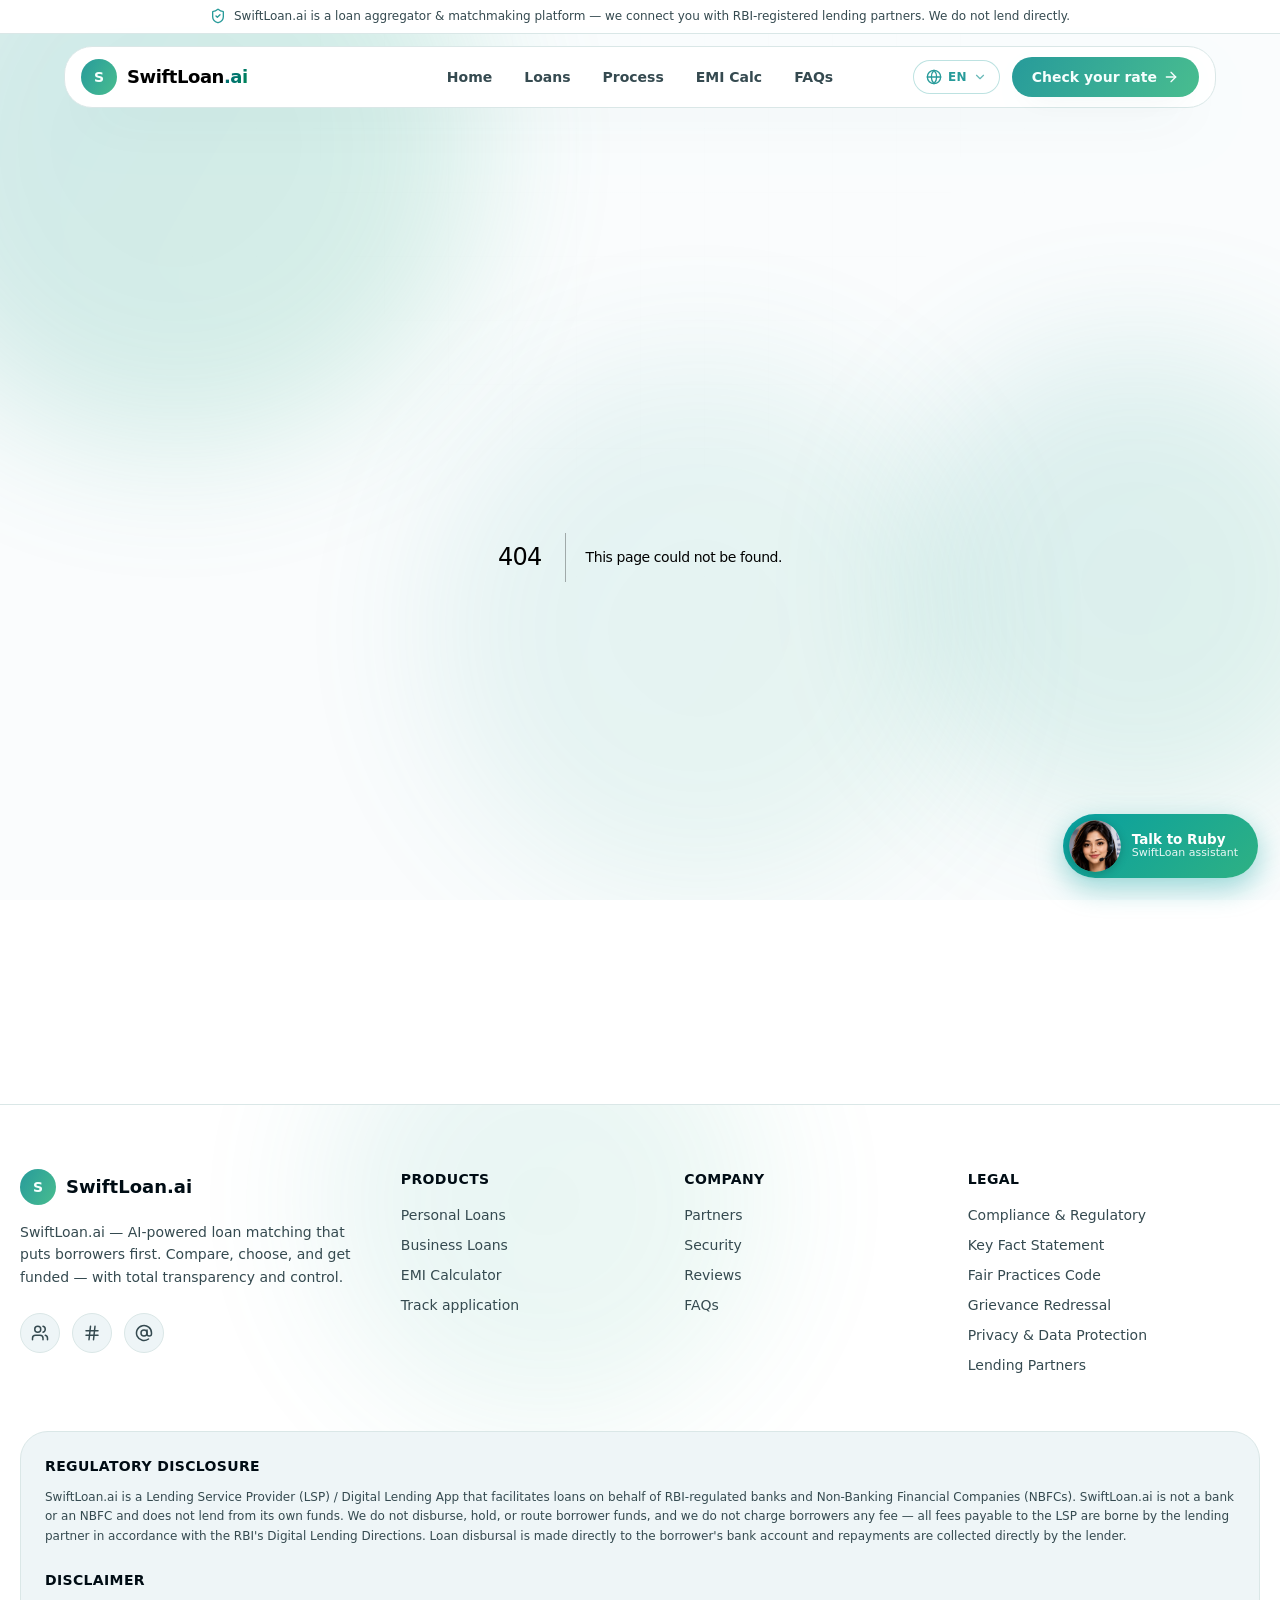
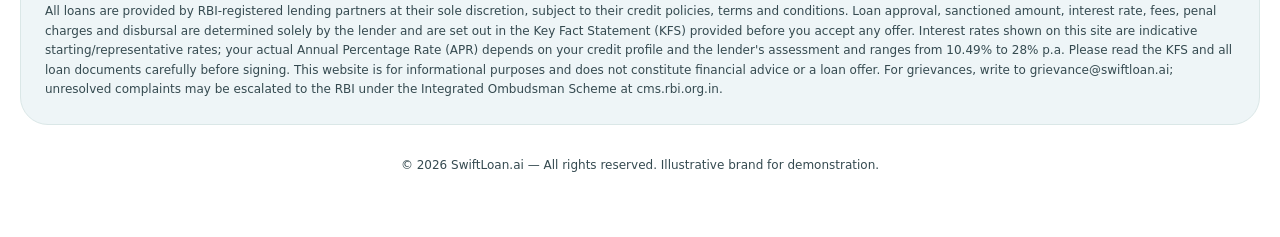
<file: 404/index.html>
<!DOCTYPE html><html lang="en"><head><meta charSet="utf-8"/><meta name="viewport" content="width=device-width, initial-scale=1"/><link rel="preload" href="/_next/static/media/127c150237bcecd0-s.p.ttf" as="font" crossorigin="" type="font/ttf"/><link rel="preload" href="/_next/static/media/69c33bc0ba7f8eb6-s.p.ttf" as="font" crossorigin="" type="font/ttf"/><link rel="preload" href="/_next/static/media/7b5802537ae413a4-s.p.ttf" as="font" crossorigin="" type="font/ttf"/><link rel="preload" href="/_next/static/media/8e14ea5b67224c03-s.p.ttf" as="font" crossorigin="" type="font/ttf"/><link rel="preload" href="/_next/static/media/de181dbf2d0b1c65-s.p.ttf" as="font" crossorigin="" type="font/ttf"/><link rel="preload" href="/_next/static/media/eef101420556bfb3-s.p.ttf" as="font" crossorigin="" type="font/ttf"/><link rel="preload" href="/_next/static/media/ff3787d88da8b367-s.p.ttf" as="font" crossorigin="" type="font/ttf"/><link rel="stylesheet" href="/_next/static/css/4347d2ba30fdf603.css" data-precedence="next"/><link rel="preload" as="script" fetchPriority="low" href="/_next/static/chunks/webpack-db3cd689fff43f6e.js"/><script src="/_next/static/chunks/fd9d1056-c1f4ccaaac4ce76c.js" async=""></script><script src="/_next/static/chunks/117-80a8fa7d50277a31.js" async=""></script><script src="/_next/static/chunks/main-app-73ad06953d812a29.js" async=""></script><script src="/_next/static/chunks/972-fbcb046784c39975.js" async=""></script><script src="/_next/static/chunks/282-f2833709c693e433.js" async=""></script><script src="/_next/static/chunks/482-5c2d002a31e33bf1.js" async=""></script><script src="/_next/static/chunks/122-4e2003abc3ecadbb.js" async=""></script><script src="/_next/static/chunks/532-f9efa28c47149aad.js" async=""></script><script src="/_next/static/chunks/app/layout-7a6e880f2fcfe966.js" async=""></script><meta name="robots" content="noindex"/><title>404: This page could not be found.</title><meta name="theme-color" content="#0A3F41"/><title>SwiftLoan.ai — Fast · Fair · Secure loans, matched to the right lender</title><meta name="description" content="SwiftLoan.ai uses intelligent qualification and AI lender matching to help you access personal and business loans faster — with transparent terms, bank-grade security, and full consent control."/><meta property="og:title" content="SwiftLoan.ai — Fast · Fair · Secure loans, matched to the right lender"/><meta property="og:description" content="SwiftLoan.ai uses intelligent qualification and AI lender matching to help you access personal and business loans faster — with transparent terms, bank-grade security, and full consent control."/><meta property="og:image" content="https://swiftloan.ai/icon.png"/><meta name="twitter:card" content="summary_large_image"/><meta name="twitter:title" content="SwiftLoan.ai — Fast · Fair · Secure loans, matched to the right lender"/><meta name="twitter:description" content="SwiftLoan.ai uses intelligent qualification and AI lender matching to help you access personal and business loans faster — with transparent terms, bank-grade security, and full consent control."/><meta name="twitter:image" content="https://swiftloan.ai/icon.png"/><link rel="icon" href="data:image/svg+xml,%3Csvg xmlns=&#x27;http://www.w3.org/2000/svg&#x27; viewBox=&#x27;0 0 120 120&#x27;%3E%3Cdefs%3E%3ClinearGradient id=&#x27;g&#x27; x1=&#x27;0&#x27; y1=&#x27;0&#x27; x2=&#x27;1&#x27; y2=&#x27;1&#x27;%3E%3Cstop offset=&#x27;0&#x27; stop-color=&#x27;%230CB6A6&#x27;/%3E%3Cstop offset=&#x27;1&#x27; stop-color=&#x27;%232FB183&#x27;/%3E%3C/linearGradient%3E%3C/defs%3E%3Crect width=&#x27;120&#x27; height=&#x27;120&#x27; rx=&#x27;30&#x27; fill=&#x27;url(%23g)&#x27;/%3E%3Cg stroke=&#x27;white&#x27; stroke-linecap=&#x27;round&#x27;%3E%3Cline x1=&#x27;14&#x27; y1=&#x27;52&#x27; x2=&#x27;36&#x27; y2=&#x27;52&#x27; stroke-width=&#x27;7&#x27; opacity=&#x27;.5&#x27;/%3E%3Cline x1=&#x27;16&#x27; y1=&#x27;72&#x27; x2=&#x27;38&#x27; y2=&#x27;72&#x27; stroke-width=&#x27;7&#x27; opacity=&#x27;.85&#x27;/%3E%3C/g%3E%3Ctext x=&#x27;78&#x27; y=&#x27;88&#x27; text-anchor=&#x27;middle&#x27; fill=&#x27;white&#x27; font-family=&#x27;Arial,sans-serif&#x27; font-size=&#x27;82&#x27; font-weight=&#x27;bold&#x27;%3E%E2%82%B9%3C/text%3E%3C/svg%3E"/><link rel="apple-touch-icon" href="/icon.png"/><meta name="next-size-adjust"/><link href="https://fonts.googleapis.com/css2?family=Material+Symbols+Outlined:opsz,wght,FILL,GRAD@20..48,100..700,0..1,-50..0&amp;display=swap" rel="stylesheet"/><script src="/_next/static/chunks/polyfills-42372ed130431b0a.js" noModule=""></script></head><body class="__variable_1cd6a3 __variable_59ba67"><div aria-hidden="true" class="pointer-events-none fixed inset-0 -z-10 overflow-hidden"><div class="absolute inset-0 bg-background"></div><div class="orb animate-drift h-[38rem] w-[38rem] -top-40 -left-32 opacity-20" style="background:var(--gradient-brand)"></div><div class="orb animate-drift h-[30rem] w-[30rem] top-[38%] -right-24 opacity-15" style="background:var(--gradient-brand);animation-delay:-6s"></div><div class="orb animate-drift h-[34rem] w-[34rem] bottom-0 left-1/3 opacity-10" style="background:var(--gradient-brand);animation-delay:-11s"></div><div class="absolute inset-0 opacity-[0.12]" style="background-image:linear-gradient(to right, color-mix(in oklab, var(--brand) 6%, transparent) 1px, transparent 1px), linear-gradient(to bottom, color-mix(in oklab, var(--brand) 6%, transparent) 1px, transparent 1px);background-size:64px 64px;mask-image:radial-gradient(ellipse at 50% 0%, black, transparent 75%)"></div></div><header class="sticky top-0 z-50"><div class="border-b border-border text-muted-foreground transition-all duration-500 bg-card"><div class="shell flex items-center justify-center gap-2 py-2 text-center text-[0.72rem] leading-snug sm:text-xs"><svg xmlns="http://www.w3.org/2000/svg" width="24" height="24" viewBox="0 0 24 24" fill="none" stroke="currentColor" stroke-width="2" stroke-linecap="round" stroke-linejoin="round" class="lucide lucide-shield-check hidden h-4 w-4 shrink-0 text-primary sm:block" aria-hidden="true"><path d="M20 13c0 5-3.5 7.5-7.66 8.95a1 1 0 0 1-.67-.01C7.5 20.5 4 18 4 13V6a1 1 0 0 1 1-1c2 0 4.5-1.2 6.24-2.72a1.17 1.17 0 0 1 1.52 0C14.51 3.81 17 5 19 5a1 1 0 0 1 1 1z"></path><path d="m9 12 2 2 4-4"></path></svg><p>SwiftLoan.ai is a loan aggregator &amp; matchmaking platform — we connect you with RBI-registered lending partners. We do not lend directly.</p></div></div><div class="px-3 pt-3 transition-all duration-500"><nav class="relative mx-auto flex max-w-6xl items-center gap-4 rounded-3xl border px-4 py-2.5 shadow-[var(--shadow-glass)] backdrop-blur-md transition-all duration-500 bg-card border-border"><a class="flex min-w-0 items-center gap-2.5" href="/"><span class="bg-brand-gradient grid h-9 w-9 shrink-0 place-items-center rounded-xl text-sm font-bold text-primary-foreground shadow-[var(--shadow-soft)]">S</span><span class="font-display truncate text-lg font-bold tracking-tight">SwiftLoan<span class="text-gradient">.ai</span></span></a><div class="pointer-events-none absolute inset-x-0 hidden justify-center md:flex"><div class="pointer-events-auto flex items-center gap-1"><a class="rounded-full px-3.5 py-2 text-sm font-semibold text-muted-foreground transition-colors hover:bg-accent hover:text-accent-foreground" href="/">Home</a><a class="rounded-full px-3.5 py-2 text-sm font-semibold text-muted-foreground transition-colors hover:bg-accent hover:text-accent-foreground" href="/#offers">Loans</a><a class="rounded-full px-3.5 py-2 text-sm font-semibold text-muted-foreground transition-colors hover:bg-accent hover:text-accent-foreground" href="/#journey">Process</a><a class="rounded-full px-3.5 py-2 text-sm font-semibold text-muted-foreground transition-colors hover:bg-accent hover:text-accent-foreground" href="/#emi-calculator">EMI Calc</a><a class="rounded-full px-3.5 py-2 text-sm font-semibold text-muted-foreground transition-colors hover:bg-accent hover:text-accent-foreground" href="/faqs/">FAQs</a></div></div><div class="ml-auto hidden items-center gap-1 md:flex"><button type="button" aria-label="Change language" class="border-primary/30 text-primary hover:bg-accent inline-flex cursor-pointer items-center gap-1.5 rounded-2xl border bg-card/70 px-3 py-2 text-xs font-bold tracking-wide transition-colors" id="radix-:R5m9kq:" aria-haspopup="menu" aria-expanded="false" data-state="closed"><svg xmlns="http://www.w3.org/2000/svg" width="24" height="24" viewBox="0 0 24 24" fill="none" stroke="currentColor" stroke-width="2" stroke-linecap="round" stroke-linejoin="round" class="lucide lucide-globe h-4 w-4" aria-hidden="true"><circle cx="12" cy="12" r="10"></circle><path d="M12 2a14.5 14.5 0 0 0 0 20 14.5 14.5 0 0 0 0-20"></path><path d="M2 12h20"></path></svg>EN<svg xmlns="http://www.w3.org/2000/svg" width="24" height="24" viewBox="0 0 24 24" fill="none" stroke="currentColor" stroke-width="2" stroke-linecap="round" stroke-linejoin="round" class="lucide lucide-chevron-down h-3.5 w-3.5 opacity-70" aria-hidden="true"><path d="m6 9 6 6 6-6"></path></svg></button><a class="bg-brand-gradient ml-2 inline-flex items-center gap-1.5 rounded-full px-5 py-2.5 text-sm font-semibold text-primary-foreground shadow-[var(--shadow-soft)] transition-transform hover:-translate-y-0.5" href="/#lead-form">Check your rate<!-- --> <svg xmlns="http://www.w3.org/2000/svg" width="24" height="24" viewBox="0 0 24 24" fill="none" stroke="currentColor" stroke-width="2" stroke-linecap="round" stroke-linejoin="round" class="lucide lucide-arrow-right h-4 w-4" aria-hidden="true"><path d="M5 12h14"></path><path d="m12 5 7 7-7 7"></path></svg></a></div><button type="button" aria-label="Toggle menu" class="ml-auto grid h-10 w-10 shrink-0 cursor-pointer place-items-center rounded-xl border border-border md:hidden"><svg xmlns="http://www.w3.org/2000/svg" width="24" height="24" viewBox="0 0 24 24" fill="none" stroke="currentColor" stroke-width="2" stroke-linecap="round" stroke-linejoin="round" class="lucide lucide-menu h-5 w-5" aria-hidden="true"><path d="M4 5h16"></path><path d="M4 12h16"></path><path d="M4 19h16"></path></svg></button></nav></div></header><div style="font-family:system-ui,&quot;Segoe UI&quot;,Roboto,Helvetica,Arial,sans-serif,&quot;Apple Color Emoji&quot;,&quot;Segoe UI Emoji&quot;;height:100vh;text-align:center;display:flex;flex-direction:column;align-items:center;justify-content:center"><div><style>body{color:#000;background:#fff;margin:0}.next-error-h1{border-right:1px solid rgba(0,0,0,.3)}@media (prefers-color-scheme:dark){body{color:#fff;background:#000}.next-error-h1{border-right:1px solid rgba(255,255,255,.3)}}</style><h1 class="next-error-h1" style="display:inline-block;margin:0 20px 0 0;padding:0 23px 0 0;font-size:24px;font-weight:500;vertical-align:top;line-height:49px">404</h1><div style="display:inline-block"><h2 style="font-size:14px;font-weight:400;line-height:49px;margin:0">This page could not be found.</h2></div></div></div><footer class="bg-card relative mt-16 sm:mt-24 overflow-hidden border-t border-border text-foreground"><div aria-hidden="true" class="orb animate-drift -top-32 left-1/4 h-[28rem] w-[28rem] opacity-10" style="background:var(--gradient-brand)"></div><div class="shell relative py-12 sm:py-16"><div class="grid gap-10 sm:grid-cols-2 lg:grid-cols-[1.4fr_1fr_1fr_1.2fr]"><div class="min-w-0 sm:col-span-2 lg:col-span-1"><div class="flex items-center gap-2.5"><span class="bg-brand-gradient grid h-9 w-9 place-items-center rounded-xl text-sm font-bold text-primary-foreground shadow-[var(--shadow-soft)]">S</span><span class="font-display text-lg font-bold">SwiftLoan.ai</span></div><p class="mt-4 max-w-sm text-sm leading-relaxed text-muted-foreground">SwiftLoan.ai — AI-powered loan matching that puts borrowers first. Compare, choose, and get funded — with total transparency and control.</p><div class="mt-6 flex gap-3"><span class="grid h-10 w-10 place-items-center rounded-xl border border-border bg-muted text-muted-foreground transition-transform hover:-translate-y-1 hover:bg-primary/10 hover:text-primary"><svg xmlns="http://www.w3.org/2000/svg" width="24" height="24" viewBox="0 0 24 24" fill="none" stroke="currentColor" stroke-width="2" stroke-linecap="round" stroke-linejoin="round" class="lucide lucide-users h-4.5 w-4.5" aria-hidden="true"><path d="M16 21v-2a4 4 0 0 0-4-4H6a4 4 0 0 0-4 4v2"></path><path d="M16 3.128a4 4 0 0 1 0 7.744"></path><path d="M22 21v-2a4 4 0 0 0-3-3.87"></path><circle cx="9" cy="7" r="4"></circle></svg></span><span class="grid h-10 w-10 place-items-center rounded-xl border border-border bg-muted text-muted-foreground transition-transform hover:-translate-y-1 hover:bg-primary/10 hover:text-primary"><svg xmlns="http://www.w3.org/2000/svg" width="24" height="24" viewBox="0 0 24 24" fill="none" stroke="currentColor" stroke-width="2" stroke-linecap="round" stroke-linejoin="round" class="lucide lucide-hash h-4.5 w-4.5" aria-hidden="true"><line x1="4" x2="20" y1="9" y2="9"></line><line x1="4" x2="20" y1="15" y2="15"></line><line x1="10" x2="8" y1="3" y2="21"></line><line x1="16" x2="14" y1="3" y2="21"></line></svg></span><span class="grid h-10 w-10 place-items-center rounded-xl border border-border bg-muted text-muted-foreground transition-transform hover:-translate-y-1 hover:bg-primary/10 hover:text-primary"><svg xmlns="http://www.w3.org/2000/svg" width="24" height="24" viewBox="0 0 24 24" fill="none" stroke="currentColor" stroke-width="2" stroke-linecap="round" stroke-linejoin="round" class="lucide lucide-at-sign h-4.5 w-4.5" aria-hidden="true"><circle cx="12" cy="12" r="4"></circle><path d="M16 8v5a3 3 0 0 0 6 0v-1a10 10 0 1 0-4 8"></path></svg></span></div></div><div class="min-w-0"><h4 class="text-sm font-bold tracking-wide uppercase">Products</h4><ul class="mt-4 space-y-2.5 text-sm text-muted-foreground"><li><span class="cursor-pointer transition-colors hover:text-foreground hover:underline">Personal Loans</span></li><li><span class="cursor-pointer transition-colors hover:text-foreground hover:underline">Business Loans</span></li><li><span class="cursor-pointer transition-colors hover:text-foreground hover:underline">EMI Calculator</span></li><li><span class="cursor-pointer transition-colors hover:text-foreground hover:underline">Track application</span></li></ul></div><div class="min-w-0"><h4 class="text-sm font-bold tracking-wide uppercase">Company</h4><ul class="mt-4 space-y-2.5 text-sm text-muted-foreground"><li><span class="cursor-pointer transition-colors hover:text-foreground hover:underline">Partners</span></li><li><span class="cursor-pointer transition-colors hover:text-foreground hover:underline">Security</span></li><li><span class="cursor-pointer transition-colors hover:text-foreground hover:underline">Reviews</span></li><li><a class="transition-colors hover:text-foreground hover:underline" href="/faqs/">FAQs</a></li></ul></div><div class="min-w-0"><h4 class="text-sm font-bold tracking-wide uppercase">Legal</h4><ul class="mt-4 space-y-2.5 text-sm text-muted-foreground"><li><span class="cursor-pointer transition-colors hover:text-foreground hover:underline">Compliance &amp; Regulatory</span></li><li><span class="cursor-pointer transition-colors hover:text-foreground hover:underline">Key Fact Statement</span></li><li><span class="cursor-pointer transition-colors hover:text-foreground hover:underline">Fair Practices Code</span></li><li><span class="cursor-pointer transition-colors hover:text-foreground hover:underline">Grievance Redressal</span></li><li><span class="cursor-pointer transition-colors hover:text-foreground hover:underline">Privacy &amp; Data Protection</span></li><li><span class="cursor-pointer transition-colors hover:text-foreground hover:underline">Lending Partners</span></li></ul></div></div><div class="bg-muted mt-12 rounded-3xl border border-border p-5 sm:mt-14 sm:p-6"><h4 class="text-sm font-bold tracking-wide uppercase">Regulatory disclosure</h4><p class="mt-3 text-xs leading-relaxed text-muted-foreground">SwiftLoan.ai is a Lending Service Provider (LSP) / Digital Lending App that facilitates loans on behalf of RBI-regulated banks and Non-Banking Financial Companies (NBFCs). SwiftLoan.ai is not a bank or an NBFC and does not lend from its own funds. We do not disburse, hold, or route borrower funds, and we do not charge borrowers any fee — all fees payable to the LSP are borne by the lending partner in accordance with the RBI&#x27;s Digital Lending Directions. Loan disbursal is made directly to the borrower&#x27;s bank account and repayments are collected directly by the lender.</p><h4 class="mt-6 text-sm font-bold tracking-wide uppercase">Disclaimer</h4><p class="mt-3 text-xs leading-relaxed text-muted-foreground">All loans are provided by RBI-registered lending partners at their sole discretion, subject to their credit policies, terms and conditions. Loan approval, sanctioned amount, interest rate, fees, penal charges and disbursal are determined solely by the lender and are set out in the Key Fact Statement (KFS) provided before you accept any offer. Interest rates shown on this site are indicative starting/representative rates; your actual Annual Percentage Rate (APR) depends on your credit profile and the lender&#x27;s assessment and ranges from 10.49% to 28% p.a. Please read the KFS and all loan documents carefully before signing. This website is for informational purposes and does not constitute financial advice or a loan offer. For grievances, write to grievance@swiftloan.ai; unresolved complaints may be escalated to the RBI under the Integrated Ombudsman Scheme at cms.rbi.org.in.</p></div><p class="mt-8 text-center text-xs text-muted-foreground">© 2026 SwiftLoan.ai — All rights reserved. Illustrative brand for demonstration.</p></div></footer><section aria-label="Notifications alt+T" tabindex="-1" aria-live="polite" aria-relevant="additions text" aria-atomic="false" data-react-aria-top-layer="true"></section><script src="/_next/static/chunks/webpack-db3cd689fff43f6e.js" async=""></script><script>(self.__next_f=self.__next_f||[]).push([0]);self.__next_f.push([2,null])</script><script>self.__next_f.push([1,"1:HL[\"/_next/static/media/127c150237bcecd0-s.p.ttf\",\"font\",{\"crossOrigin\":\"\",\"type\":\"font/ttf\"}]\n2:HL[\"/_next/static/media/69c33bc0ba7f8eb6-s.p.ttf\",\"font\",{\"crossOrigin\":\"\",\"type\":\"font/ttf\"}]\n3:HL[\"/_next/static/media/7b5802537ae413a4-s.p.ttf\",\"font\",{\"crossOrigin\":\"\",\"type\":\"font/ttf\"}]\n4:HL[\"/_next/static/media/8e14ea5b67224c03-s.p.ttf\",\"font\",{\"crossOrigin\":\"\",\"type\":\"font/ttf\"}]\n5:HL[\"/_next/static/media/de181dbf2d0b1c65-s.p.ttf\",\"font\",{\"crossOrigin\":\"\",\"type\":\"font/ttf\"}]\n6:HL[\"/_next/static/media/eef101420556bfb3-s.p.ttf\",\"font\",{\"crossOrigin\":\"\",\"type\":\"font/ttf\"}]\n7:HL[\"/_next/static/media/ff3787d88da8b367-s.p.ttf\",\"font\",{\"crossOrigin\":\"\",\"type\":\"font/ttf\"}]\n8:HL[\"/_next/static/css/4347d2ba30fdf603.css\",\"style\"]\n"])</script><script>self.__next_f.push([1,"9:I[2846,[],\"\"]\nb:I[4707,[],\"\"]\nc:I[6423,[],\"\"]\nd:I[8661,[\"972\",\"static/chunks/972-fbcb046784c39975.js\",\"282\",\"static/chunks/282-f2833709c693e433.js\",\"482\",\"static/chunks/482-5c2d002a31e33bf1.js\",\"122\",\"static/chunks/122-4e2003abc3ecadbb.js\",\"532\",\"static/chunks/532-f9efa28c47149aad.js\",\"185\",\"static/chunks/app/layout-7a6e880f2fcfe966.js\"],\"LanguageProvider\"]\ne:I[2875,[\"972\",\"static/chunks/972-fbcb046784c39975.js\",\"282\",\"static/chunks/282-f2833709c693e433.js\",\"482\",\"static/chunks/482-5c2d002a31e33bf1.js\",\"122\",\"static/chunks/122-4e2003abc3ecadbb.js\",\"532\",\"static/chunks/532-f9efa28c47149aad.js\",\"185\",\"static/chunks/app/layout-7a6e880f2fcfe966.js\"],\"Backdrop\"]\nf:I[187,[\"972\",\"static/chunks/972-fbcb046784c39975.js\",\"282\",\"static/chunks/282-f2833709c693e433.js\",\"482\",\"static/chunks/482-5c2d002a31e33bf1.js\",\"122\",\"static/chunks/122-4e2003abc3ecadbb.js\",\"532\",\"static/chunks/532-f9efa28c47149aad.js\",\"185\",\"static/chunks/app/layout-7a6e880f2fcfe966.js\"],\"SiteHeader\"]\n14:I[3822,[\"972\",\"static/chunks/972-fbcb046784c39975.js\",\"282\",\"static/chunks/282-f2833709c693e433.js\",\"482\",\"static/chunks/482-5c2d002a31e33bf1.js\",\"122\",\"static/chunks/122-4e2003abc3ecadbb.js\",\"532\",\"static/chunks/532-f9efa28c47149aad.js\",\"185\",\"static/chunks/app/layout-7a6e880f2fcfe966.js\"],\"SiteFooter\"]\n15:I[4903,[\"972\",\"static/chunks/972-fbcb046784c39975.js\",\"282\",\"static/chunks/282-f2833709c693e433.js\",\"482\",\"static/chunks/482-5c2d002a31e33bf1.js\",\"122\",\"static/chunks/122-4e2003abc3ecadbb.js\",\"532\",\"static/chunks/532-f9efa28c47149aad.js\",\"185\",\"static/chunks/app/layout-7a6e880f2fcfe966.js\"],\"Toaster\"]\n16:I[8960,[\"972\",\"static/chunks/972-fbcb046784c39975.js\",\"282\",\"static/chunks/282-f2833709c693e433.js\",\"482\",\"static/chunks/482-5c2d002a31e33bf1.js\",\"122\",\"static/chunks/122-4e2003abc3ecadbb.js\",\"532\",\"static/chunks/532-f9efa28c47149aad.js\",\"185\",\"static/chunks/app/layout-7a6e880f2fcfe966.js\"],\"default\"]\n17:I[842,[\"972\",\"static/chunks/972-fbcb046784c39975.js\",\"282\",\"static/chunks/282-f2833709c693e433.js\",\"482\",\"static/chunks/482-5c2d002a31e33bf1.js\",\"122"])</script><script>self.__next_f.push([1,"\",\"static/chunks/122-4e2003abc3ecadbb.js\",\"532\",\"static/chunks/532-f9efa28c47149aad.js\",\"185\",\"static/chunks/app/layout-7a6e880f2fcfe966.js\"],\"default\"]\n19:I[1060,[],\"\"]\n10:{\"fontFamily\":\"system-ui,\\\"Segoe UI\\\",Roboto,Helvetica,Arial,sans-serif,\\\"Apple Color Emoji\\\",\\\"Segoe UI Emoji\\\"\",\"height\":\"100vh\",\"textAlign\":\"center\",\"display\":\"flex\",\"flexDirection\":\"column\",\"alignItems\":\"center\",\"justifyContent\":\"center\"}\n11:{\"display\":\"inline-block\",\"margin\":\"0 20px 0 0\",\"padding\":\"0 23px 0 0\",\"fontSize\":24,\"fontWeight\":500,\"verticalAlign\":\"top\",\"lineHeight\":\"49px\"}\n12:{\"display\":\"inline-block\"}\n13:{\"fontSize\":14,\"fontWeight\":400,\"lineHeight\":\"49px\",\"margin\":0}\n1a:[]\n"])</script><script>self.__next_f.push([1,"0:[\"$\",\"$L9\",null,{\"buildId\":\"OP2mIqvHMJN2Qzbp7NEQ7\",\"assetPrefix\":\"\",\"urlParts\":[\"\",\"_not-found\",\"\"],\"initialTree\":[\"\",{\"children\":[\"/_not-found\",{\"children\":[\"__PAGE__\",{}]}]},\"$undefined\",\"$undefined\",true],\"initialSeedData\":[\"\",{\"children\":[\"/_not-found\",{\"children\":[\"__PAGE__\",{},[[\"$La\",[[\"$\",\"title\",null,{\"children\":\"404: This page could not be found.\"}],[\"$\",\"div\",null,{\"style\":{\"fontFamily\":\"system-ui,\\\"Segoe UI\\\",Roboto,Helvetica,Arial,sans-serif,\\\"Apple Color Emoji\\\",\\\"Segoe UI Emoji\\\"\",\"height\":\"100vh\",\"textAlign\":\"center\",\"display\":\"flex\",\"flexDirection\":\"column\",\"alignItems\":\"center\",\"justifyContent\":\"center\"},\"children\":[\"$\",\"div\",null,{\"children\":[[\"$\",\"style\",null,{\"dangerouslySetInnerHTML\":{\"__html\":\"body{color:#000;background:#fff;margin:0}.next-error-h1{border-right:1px solid rgba(0,0,0,.3)}@media (prefers-color-scheme:dark){body{color:#fff;background:#000}.next-error-h1{border-right:1px solid rgba(255,255,255,.3)}}\"}}],[\"$\",\"h1\",null,{\"className\":\"next-error-h1\",\"style\":{\"display\":\"inline-block\",\"margin\":\"0 20px 0 0\",\"padding\":\"0 23px 0 0\",\"fontSize\":24,\"fontWeight\":500,\"verticalAlign\":\"top\",\"lineHeight\":\"49px\"},\"children\":\"404\"}],[\"$\",\"div\",null,{\"style\":{\"display\":\"inline-block\"},\"children\":[\"$\",\"h2\",null,{\"style\":{\"fontSize\":14,\"fontWeight\":400,\"lineHeight\":\"49px\",\"margin\":0},\"children\":\"This page could not be found.\"}]}]]}]}]],null],null],null]},[null,[\"$\",\"$Lb\",null,{\"parallelRouterKey\":\"children\",\"segmentPath\":[\"children\",\"/_not-found\",\"children\"],\"error\":\"$undefined\",\"errorStyles\":\"$undefined\",\"errorScripts\":\"$undefined\",\"template\":[\"$\",\"$Lc\",null,{}],\"templateStyles\":\"$undefined\",\"templateScripts\":\"$undefined\",\"notFound\":\"$undefined\",\"notFoundStyles\":\"$undefined\"}]],null]},[[[[\"$\",\"link\",\"0\",{\"rel\":\"stylesheet\",\"href\":\"/_next/static/css/4347d2ba30fdf603.css\",\"precedence\":\"next\",\"crossOrigin\":\"$undefined\"}]],[\"$\",\"html\",null,{\"lang\":\"en\",\"children\":[[\"$\",\"head\",null,{\"children\":[\"$\",\"link\",null,{\"href\":\"https://fonts.googleapis.com/css2?family=Material+Symbols+Outlined:opsz,wght,FILL,GRAD@20..48,100..700,0..1,-50..0\u0026display=swap\",\"rel\":\"stylesheet\"}]}],[\"$\",\"body\",null,{\"className\":\"__variable_1cd6a3 __variable_59ba67\",\"children\":[[\"$\",\"$Ld\",null,{\"children\":[[\"$\",\"$Le\",null,{}],[\"$\",\"$Lf\",null,{}],[\"$\",\"$Lb\",null,{\"parallelRouterKey\":\"children\",\"segmentPath\":[\"children\"],\"error\":\"$undefined\",\"errorStyles\":\"$undefined\",\"errorScripts\":\"$undefined\",\"template\":[\"$\",\"$Lc\",null,{}],\"templateStyles\":\"$undefined\",\"templateScripts\":\"$undefined\",\"notFound\":[[\"$\",\"title\",null,{\"children\":\"404: This page could not be found.\"}],[\"$\",\"div\",null,{\"style\":\"$10\",\"children\":[\"$\",\"div\",null,{\"children\":[[\"$\",\"style\",null,{\"dangerouslySetInnerHTML\":{\"__html\":\"body{color:#000;background:#fff;margin:0}.next-error-h1{border-right:1px solid rgba(0,0,0,.3)}@media (prefers-color-scheme:dark){body{color:#fff;background:#000}.next-error-h1{border-right:1px solid rgba(255,255,255,.3)}}\"}}],[\"$\",\"h1\",null,{\"className\":\"next-error-h1\",\"style\":\"$11\",\"children\":\"404\"}],[\"$\",\"div\",null,{\"style\":\"$12\",\"children\":[\"$\",\"h2\",null,{\"style\":\"$13\",\"children\":\"This page could not be found.\"}]}]]}]}]],\"notFoundStyles\":[]}],[\"$\",\"$L14\",null,{}],[\"$\",\"$L15\",null,{}]]}],[\"$\",\"$L16\",null,{}],[\"$\",\"$L17\",null,{}]]}]]}]],null],null],\"couldBeIntercepted\":false,\"initialHead\":[[\"$\",\"meta\",null,{\"name\":\"robots\",\"content\":\"noindex\"}],\"$L18\"],\"globalErrorComponent\":\"$19\",\"missingSlots\":\"$W1a\"}]\n"])</script><script>self.__next_f.push([1,"18:[[\"$\",\"meta\",\"0\",{\"name\":\"viewport\",\"content\":\"width=device-width, initial-scale=1\"}],[\"$\",\"meta\",\"1\",{\"name\":\"theme-color\",\"content\":\"#0A3F41\"}],[\"$\",\"meta\",\"2\",{\"charSet\":\"utf-8\"}],[\"$\",\"title\",\"3\",{\"children\":\"SwiftLoan.ai — Fast · Fair · Secure loans, matched to the right lender\"}],[\"$\",\"meta\",\"4\",{\"name\":\"description\",\"content\":\"SwiftLoan.ai uses intelligent qualification and AI lender matching to help you access personal and business loans faster — with transparent terms, bank-grade security, and full consent control.\"}],[\"$\",\"meta\",\"5\",{\"property\":\"og:title\",\"content\":\"SwiftLoan.ai — Fast · Fair · Secure loans, matched to the right lender\"}],[\"$\",\"meta\",\"6\",{\"property\":\"og:description\",\"content\":\"SwiftLoan.ai uses intelligent qualification and AI lender matching to help you access personal and business loans faster — with transparent terms, bank-grade security, and full consent control.\"}],[\"$\",\"meta\",\"7\",{\"property\":\"og:image\",\"content\":\"https://swiftloan.ai/icon.png\"}],[\"$\",\"meta\",\"8\",{\"name\":\"twitter:card\",\"content\":\"summary_large_image\"}],[\"$\",\"meta\",\"9\",{\"name\":\"twitter:title\",\"content\":\"SwiftLoan.ai — Fast · Fair · Secure loans, matched to the right lender\"}],[\"$\",\"meta\",\"10\",{\"name\":\"twitter:description\",\"content\":\"SwiftLoan.ai uses intelligent qualification and AI lender matching to help you access personal and business loans faster — with transparent terms, bank-grade security, and full consent control.\"}],[\"$\",\"meta\",\"11\",{\"name\":\"twitter:image\",\"content\":\"https://swiftloan.ai/icon.png\"}],[\"$\",\"link\",\"12\",{\"rel\":\"icon\",\"href\":\"data:image/svg+xml,%3Csvg xmlns='http://www.w3.org/2000/svg' viewBox='0 0 120 120'%3E%3Cdefs%3E%3ClinearGradient id='g' x1='0' y1='0' x2='1' y2='1'%3E%3Cstop offset='0' stop-color='%230CB6A6'/%3E%3Cstop offset='1' stop-color='%232FB183'/%3E%3C/linearGradient%3E%3C/defs%3E%3Crect width='120' height='120' rx='30' fill='url(%23g)'/%3E%3Cg stroke='white' stroke-linecap='round'%3E%3Cline x1='14' y1='52' x2='36' y2='52' stroke-width='7' opacity='.5'/%3E%3Cline x1='16' y1='72' x2='38' y2='72' stroke-width='7' opacity='.85'/%3E%3C/g%3E%3Ctext x='78' y='88' text-anchor='middle' fill='white' font-family='Arial,sans-serif' font-size='82' font-weight='bold'%3E%E2%82%B9%3C/text%3E%3C/svg%3E\"}],[\"$\",\"link\",\"13\",{\"rel\":\"apple-touch-icon\",\"href\":\"/icon.png\"}],[\"$\",\"meta\",\"14\",{\"name\":\"next-size-adjust\"}]]\n"])</script><script>self.__next_f.push([1,"a:null\n"])</script></body></html>
</file>
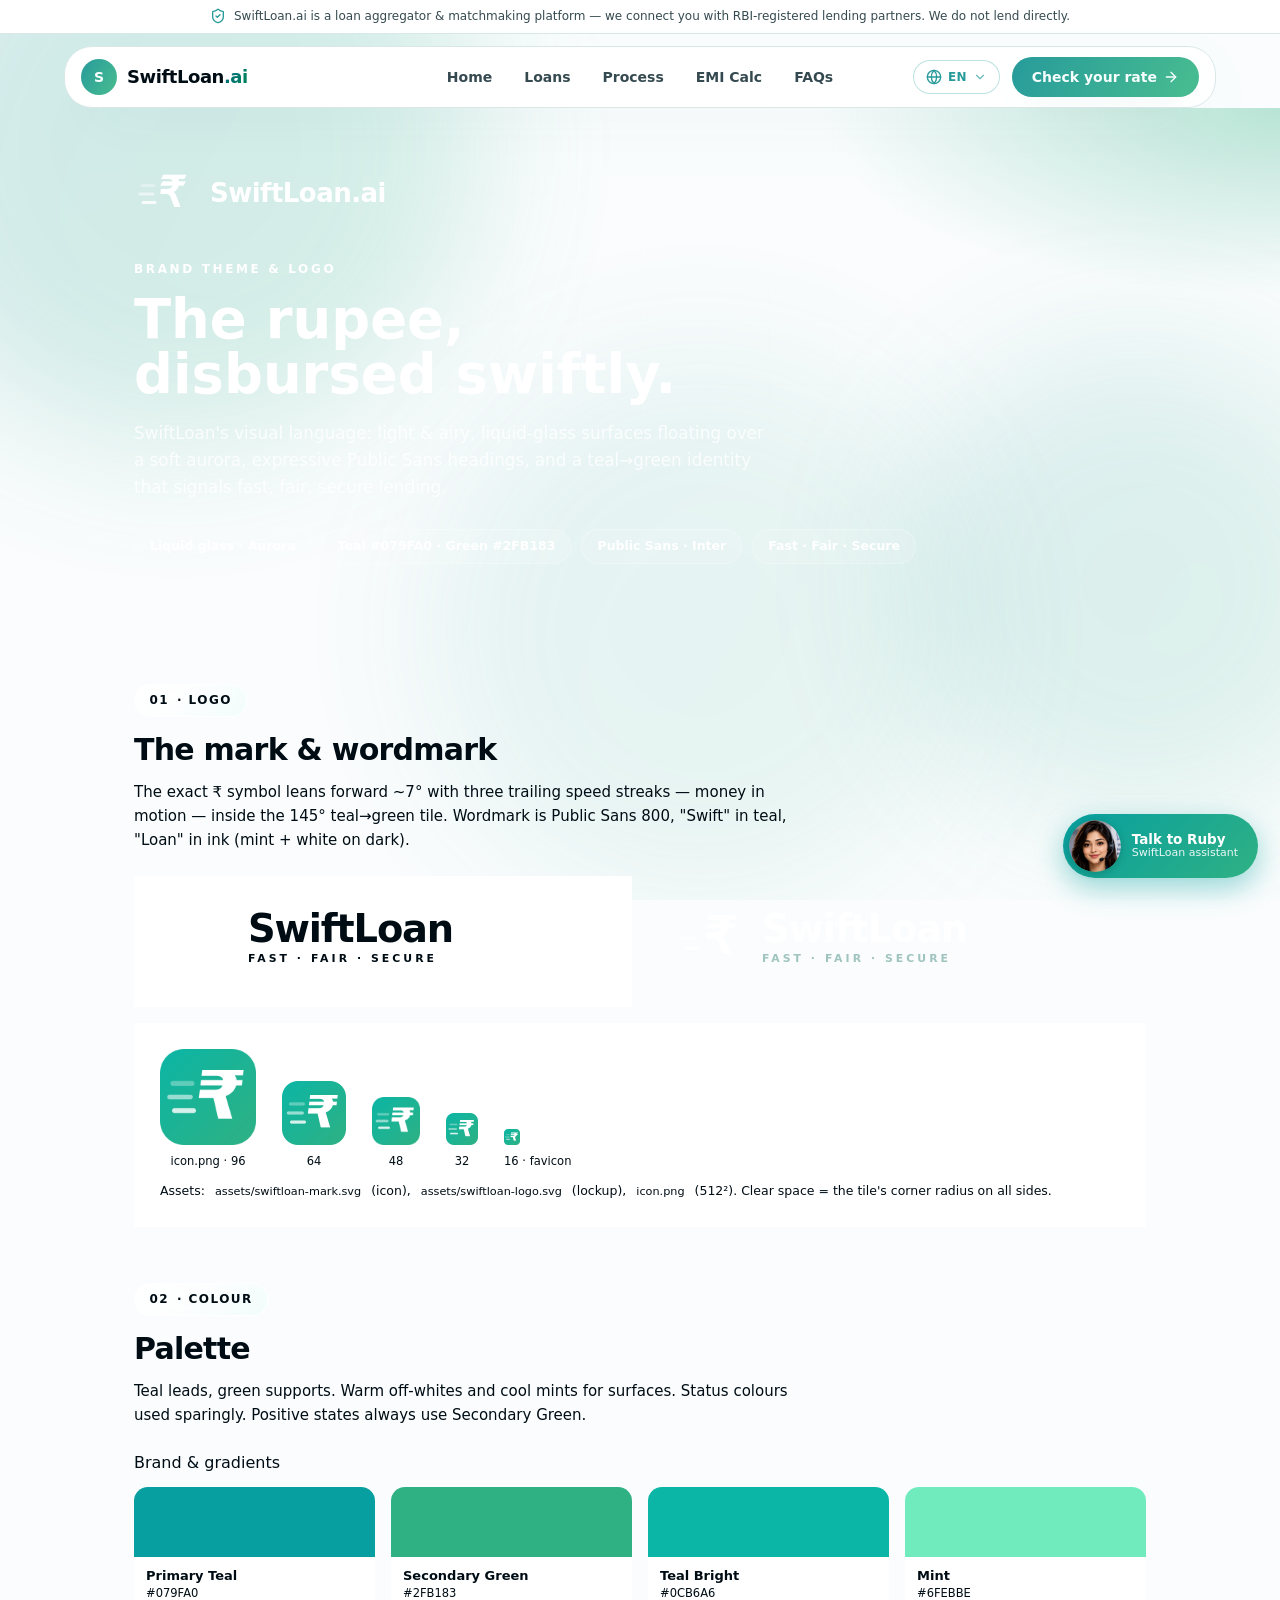
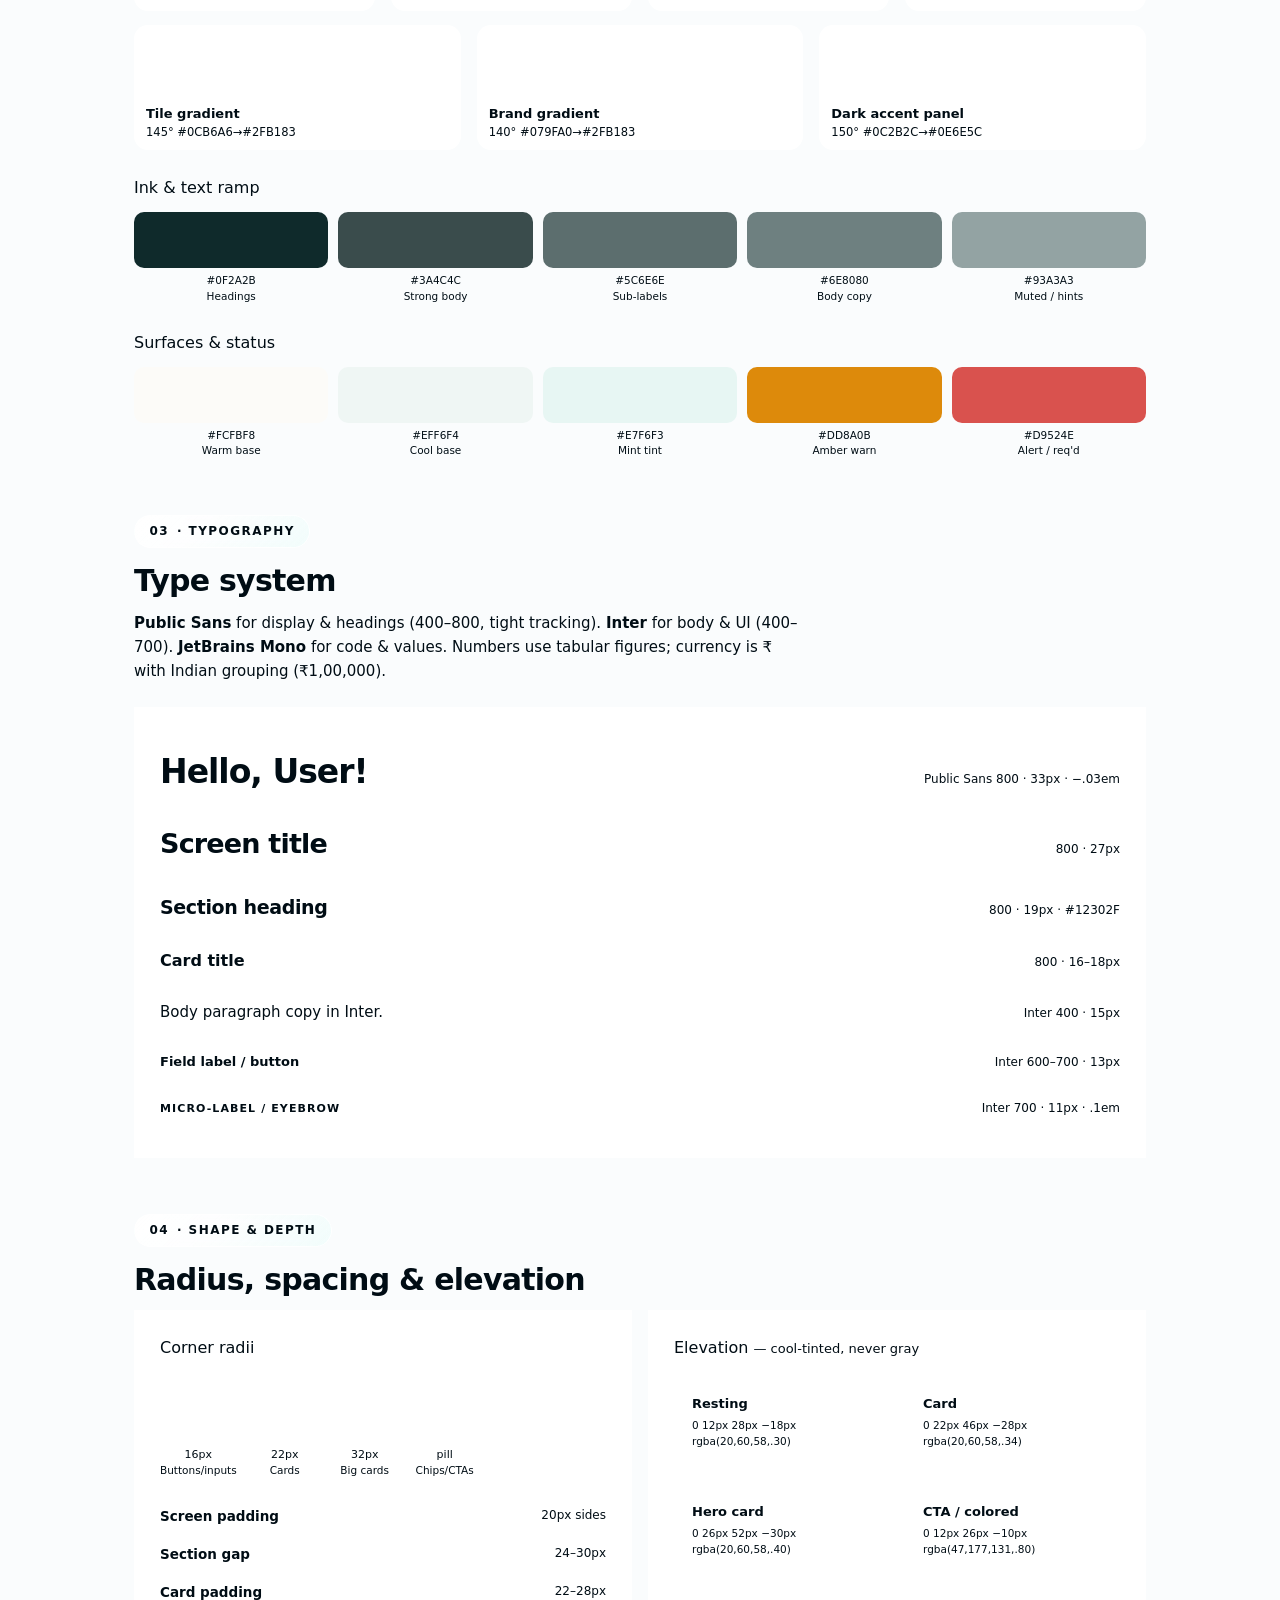
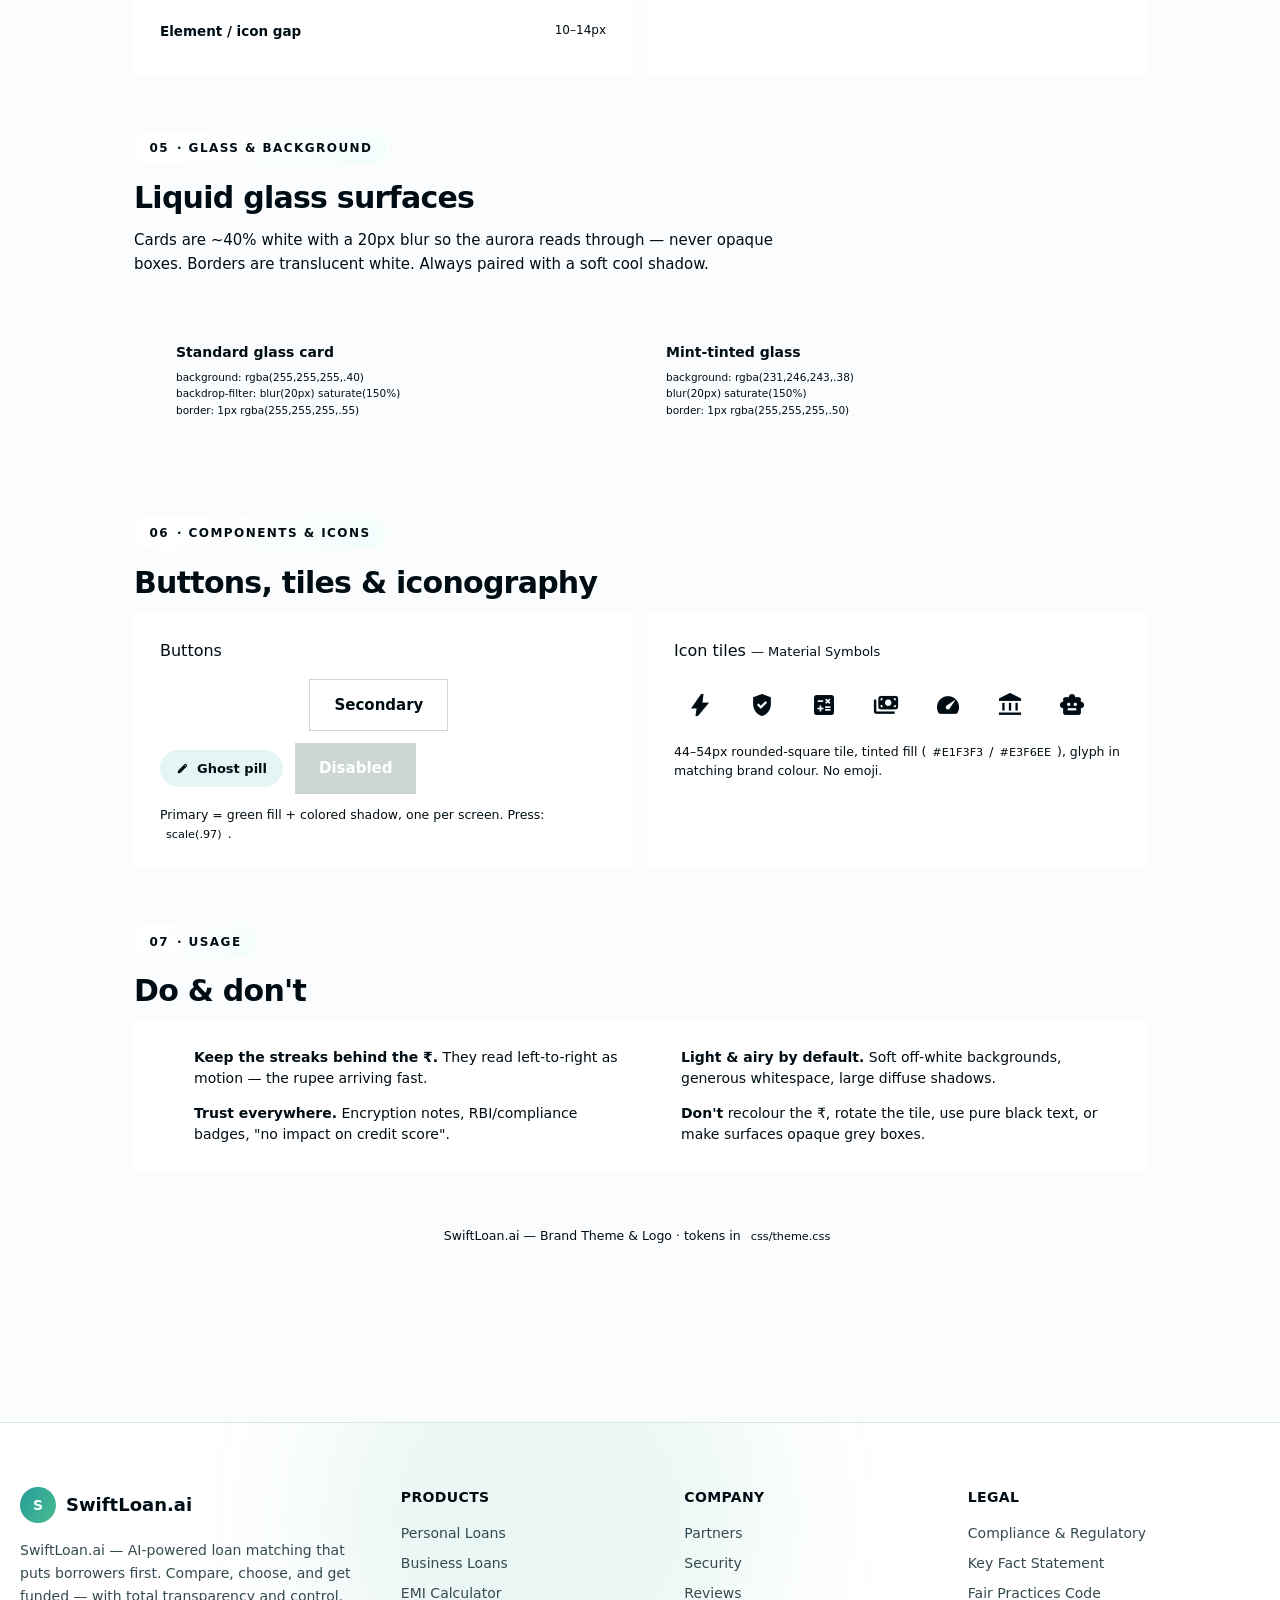
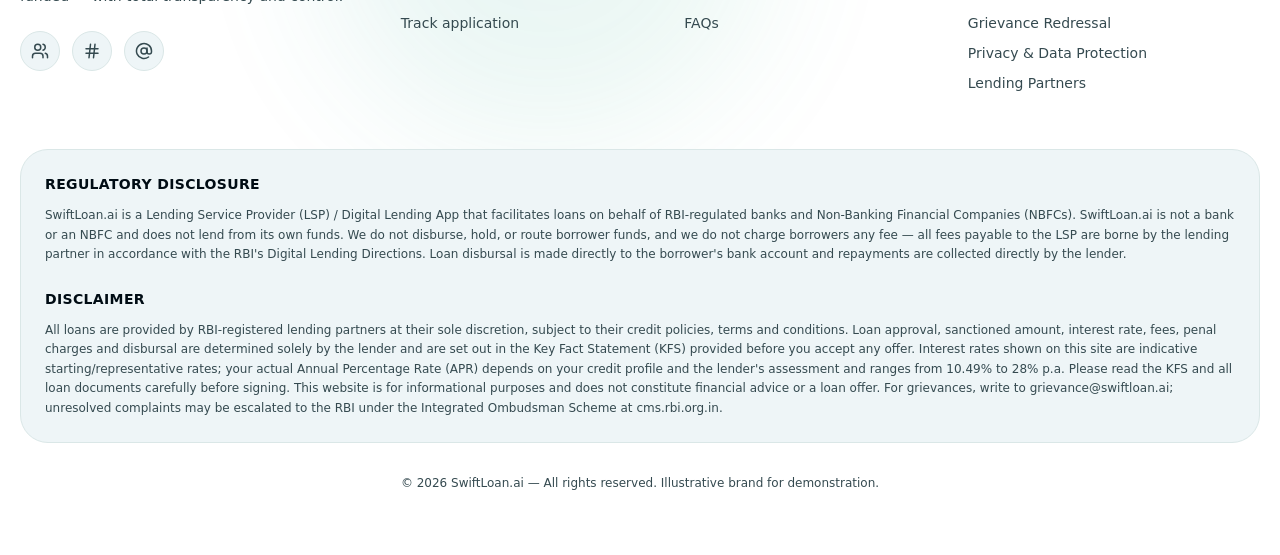
<file: brand/index.html>
<!DOCTYPE html><html lang="en"><head><meta charSet="utf-8"/><meta name="viewport" content="width=device-width, initial-scale=1"/><link rel="preload" href="/_next/static/media/127c150237bcecd0-s.p.ttf" as="font" crossorigin="" type="font/ttf"/><link rel="preload" href="/_next/static/media/69c33bc0ba7f8eb6-s.p.ttf" as="font" crossorigin="" type="font/ttf"/><link rel="preload" href="/_next/static/media/7b5802537ae413a4-s.p.ttf" as="font" crossorigin="" type="font/ttf"/><link rel="preload" href="/_next/static/media/8e14ea5b67224c03-s.p.ttf" as="font" crossorigin="" type="font/ttf"/><link rel="preload" href="/_next/static/media/de181dbf2d0b1c65-s.p.ttf" as="font" crossorigin="" type="font/ttf"/><link rel="preload" href="/_next/static/media/eef101420556bfb3-s.p.ttf" as="font" crossorigin="" type="font/ttf"/><link rel="preload" href="/_next/static/media/ff3787d88da8b367-s.p.ttf" as="font" crossorigin="" type="font/ttf"/><link rel="stylesheet" href="/_next/static/css/4347d2ba30fdf603.css" data-precedence="next"/><link rel="preload" as="script" fetchPriority="low" href="/_next/static/chunks/webpack-db3cd689fff43f6e.js"/><script src="/_next/static/chunks/fd9d1056-c1f4ccaaac4ce76c.js" async=""></script><script src="/_next/static/chunks/117-80a8fa7d50277a31.js" async=""></script><script src="/_next/static/chunks/main-app-73ad06953d812a29.js" async=""></script><script src="/_next/static/chunks/972-fbcb046784c39975.js" async=""></script><script src="/_next/static/chunks/282-f2833709c693e433.js" async=""></script><script src="/_next/static/chunks/482-5c2d002a31e33bf1.js" async=""></script><script src="/_next/static/chunks/122-4e2003abc3ecadbb.js" async=""></script><script src="/_next/static/chunks/532-f9efa28c47149aad.js" async=""></script><script src="/_next/static/chunks/app/layout-7a6e880f2fcfe966.js" async=""></script><meta name="theme-color" content="#0A3F41"/><title>SwiftLoan.ai — Brand Theme &amp; Logo</title><meta name="description" content="SwiftLoan.ai uses intelligent qualification and AI lender matching to help you access personal and business loans faster — with transparent terms, bank-grade security, and full consent control."/><meta property="og:title" content="SwiftLoan.ai — Brand Theme &amp; Logo"/><meta property="og:description" content="SwiftLoan.ai uses intelligent qualification and AI lender matching to help you access personal and business loans faster — with transparent terms, bank-grade security, and full consent control."/><meta property="og:image" content="https://swiftloan.ai/icon.png"/><meta name="twitter:card" content="summary_large_image"/><meta name="twitter:title" content="SwiftLoan.ai — Brand Theme &amp; Logo"/><meta name="twitter:description" content="SwiftLoan.ai uses intelligent qualification and AI lender matching to help you access personal and business loans faster — with transparent terms, bank-grade security, and full consent control."/><meta name="twitter:image" content="https://swiftloan.ai/icon.png"/><link rel="icon" href="data:image/svg+xml,%3Csvg xmlns=&#x27;http://www.w3.org/2000/svg&#x27; viewBox=&#x27;0 0 120 120&#x27;%3E%3Cdefs%3E%3ClinearGradient id=&#x27;g&#x27; x1=&#x27;0&#x27; y1=&#x27;0&#x27; x2=&#x27;1&#x27; y2=&#x27;1&#x27;%3E%3Cstop offset=&#x27;0&#x27; stop-color=&#x27;%230CB6A6&#x27;/%3E%3Cstop offset=&#x27;1&#x27; stop-color=&#x27;%232FB183&#x27;/%3E%3C/linearGradient%3E%3C/defs%3E%3Crect width=&#x27;120&#x27; height=&#x27;120&#x27; rx=&#x27;30&#x27; fill=&#x27;url(%23g)&#x27;/%3E%3Cg stroke=&#x27;white&#x27; stroke-linecap=&#x27;round&#x27;%3E%3Cline x1=&#x27;14&#x27; y1=&#x27;52&#x27; x2=&#x27;36&#x27; y2=&#x27;52&#x27; stroke-width=&#x27;7&#x27; opacity=&#x27;.5&#x27;/%3E%3Cline x1=&#x27;16&#x27; y1=&#x27;72&#x27; x2=&#x27;38&#x27; y2=&#x27;72&#x27; stroke-width=&#x27;7&#x27; opacity=&#x27;.85&#x27;/%3E%3C/g%3E%3Ctext x=&#x27;78&#x27; y=&#x27;88&#x27; text-anchor=&#x27;middle&#x27; fill=&#x27;white&#x27; font-family=&#x27;Arial,sans-serif&#x27; font-size=&#x27;82&#x27; font-weight=&#x27;bold&#x27;%3E%E2%82%B9%3C/text%3E%3C/svg%3E"/><link rel="apple-touch-icon" href="/icon.png"/><meta name="next-size-adjust"/><link href="https://fonts.googleapis.com/css2?family=Material+Symbols+Outlined:opsz,wght,FILL,GRAD@20..48,100..700,0..1,-50..0&amp;display=swap" rel="stylesheet"/><script src="/_next/static/chunks/polyfills-42372ed130431b0a.js" noModule=""></script></head><body class="__variable_1cd6a3 __variable_59ba67"><div aria-hidden="true" class="pointer-events-none fixed inset-0 -z-10 overflow-hidden"><div class="absolute inset-0 bg-background"></div><div class="orb animate-drift h-[38rem] w-[38rem] -top-40 -left-32 opacity-20" style="background:var(--gradient-brand)"></div><div class="orb animate-drift h-[30rem] w-[30rem] top-[38%] -right-24 opacity-15" style="background:var(--gradient-brand);animation-delay:-6s"></div><div class="orb animate-drift h-[34rem] w-[34rem] bottom-0 left-1/3 opacity-10" style="background:var(--gradient-brand);animation-delay:-11s"></div><div class="absolute inset-0 opacity-[0.12]" style="background-image:linear-gradient(to right, color-mix(in oklab, var(--brand) 6%, transparent) 1px, transparent 1px), linear-gradient(to bottom, color-mix(in oklab, var(--brand) 6%, transparent) 1px, transparent 1px);background-size:64px 64px;mask-image:radial-gradient(ellipse at 50% 0%, black, transparent 75%)"></div></div><header class="sticky top-0 z-50"><div class="border-b border-border text-muted-foreground transition-all duration-500 bg-card"><div class="shell flex items-center justify-center gap-2 py-2 text-center text-[0.72rem] leading-snug sm:text-xs"><svg xmlns="http://www.w3.org/2000/svg" width="24" height="24" viewBox="0 0 24 24" fill="none" stroke="currentColor" stroke-width="2" stroke-linecap="round" stroke-linejoin="round" class="lucide lucide-shield-check hidden h-4 w-4 shrink-0 text-primary sm:block" aria-hidden="true"><path d="M20 13c0 5-3.5 7.5-7.66 8.95a1 1 0 0 1-.67-.01C7.5 20.5 4 18 4 13V6a1 1 0 0 1 1-1c2 0 4.5-1.2 6.24-2.72a1.17 1.17 0 0 1 1.52 0C14.51 3.81 17 5 19 5a1 1 0 0 1 1 1z"></path><path d="m9 12 2 2 4-4"></path></svg><p>SwiftLoan.ai is a loan aggregator &amp; matchmaking platform — we connect you with RBI-registered lending partners. We do not lend directly.</p></div></div><div class="px-3 pt-3 transition-all duration-500"><nav class="relative mx-auto flex max-w-6xl items-center gap-4 rounded-3xl border px-4 py-2.5 shadow-[var(--shadow-glass)] backdrop-blur-md transition-all duration-500 bg-card border-border"><a class="flex min-w-0 items-center gap-2.5" href="/"><span class="bg-brand-gradient grid h-9 w-9 shrink-0 place-items-center rounded-xl text-sm font-bold text-primary-foreground shadow-[var(--shadow-soft)]">S</span><span class="font-display truncate text-lg font-bold tracking-tight">SwiftLoan<span class="text-gradient">.ai</span></span></a><div class="pointer-events-none absolute inset-x-0 hidden justify-center md:flex"><div class="pointer-events-auto flex items-center gap-1"><a class="rounded-full px-3.5 py-2 text-sm font-semibold text-muted-foreground transition-colors hover:bg-accent hover:text-accent-foreground" href="/">Home</a><a class="rounded-full px-3.5 py-2 text-sm font-semibold text-muted-foreground transition-colors hover:bg-accent hover:text-accent-foreground" href="/#offers">Loans</a><a class="rounded-full px-3.5 py-2 text-sm font-semibold text-muted-foreground transition-colors hover:bg-accent hover:text-accent-foreground" href="/#journey">Process</a><a class="rounded-full px-3.5 py-2 text-sm font-semibold text-muted-foreground transition-colors hover:bg-accent hover:text-accent-foreground" href="/#emi-calculator">EMI Calc</a><a class="rounded-full px-3.5 py-2 text-sm font-semibold text-muted-foreground transition-colors hover:bg-accent hover:text-accent-foreground" href="/faqs/">FAQs</a></div></div><div class="ml-auto hidden items-center gap-1 md:flex"><button type="button" aria-label="Change language" class="border-primary/30 text-primary hover:bg-accent inline-flex cursor-pointer items-center gap-1.5 rounded-2xl border bg-card/70 px-3 py-2 text-xs font-bold tracking-wide transition-colors" id="radix-:R5m9kq:" aria-haspopup="menu" aria-expanded="false" data-state="closed"><svg xmlns="http://www.w3.org/2000/svg" width="24" height="24" viewBox="0 0 24 24" fill="none" stroke="currentColor" stroke-width="2" stroke-linecap="round" stroke-linejoin="round" class="lucide lucide-globe h-4 w-4" aria-hidden="true"><circle cx="12" cy="12" r="10"></circle><path d="M12 2a14.5 14.5 0 0 0 0 20 14.5 14.5 0 0 0 0-20"></path><path d="M2 12h20"></path></svg>EN<svg xmlns="http://www.w3.org/2000/svg" width="24" height="24" viewBox="0 0 24 24" fill="none" stroke="currentColor" stroke-width="2" stroke-linecap="round" stroke-linejoin="round" class="lucide lucide-chevron-down h-3.5 w-3.5 opacity-70" aria-hidden="true"><path d="m6 9 6 6 6-6"></path></svg></button><a class="bg-brand-gradient ml-2 inline-flex items-center gap-1.5 rounded-full px-5 py-2.5 text-sm font-semibold text-primary-foreground shadow-[var(--shadow-soft)] transition-transform hover:-translate-y-0.5" href="/#lead-form">Check your rate<!-- --> <svg xmlns="http://www.w3.org/2000/svg" width="24" height="24" viewBox="0 0 24 24" fill="none" stroke="currentColor" stroke-width="2" stroke-linecap="round" stroke-linejoin="round" class="lucide lucide-arrow-right h-4 w-4" aria-hidden="true"><path d="M5 12h14"></path><path d="m12 5 7 7-7 7"></path></svg></a></div><button type="button" aria-label="Toggle menu" class="ml-auto grid h-10 w-10 shrink-0 cursor-pointer place-items-center rounded-xl border border-border md:hidden"><svg xmlns="http://www.w3.org/2000/svg" width="24" height="24" viewBox="0 0 24 24" fill="none" stroke="currentColor" stroke-width="2" stroke-linecap="round" stroke-linejoin="round" class="lucide lucide-menu h-5 w-5" aria-hidden="true"><path d="M4 5h16"></path><path d="M4 12h16"></path><path d="M4 19h16"></path></svg></button></nav></div></header><div class="brand-page"><style>
  .brand-page{font-family:var(--sl-font-body);color:var(--sl-ink);background:var(--sl-aurora);background-attachment:fixed;min-height:100vh;padding-bottom:80px;-webkit-font-smoothing:antialiased}
  .brand-page .msi{font-family:'Material Symbols Outlined';font-weight:normal;font-style:normal;line-height:1;font-variation-settings:'FILL' 1,'wght' 500}
  .brand-page .wrap{max-width:1060px;margin:0 auto;padding:0 24px}
  .brand-page h1,.brand-page h2,.brand-page h3,.brand-page h4{font-family:var(--sl-font-head);letter-spacing:var(--sl-track-head)}
  .brand-page .mono{font-family:var(--sl-font-mono)}

  .brand-page .hero{background:var(--sl-grad-dark);color:#fff;padding:56px 0 64px;position:relative;overflow:hidden;margin-bottom:56px}
  .brand-page .hero::after{content:"";position:absolute;inset:0;background:radial-gradient(60% 60% at 100% 0%,rgba(47,177,131,.32),transparent 60%);pointer-events:none}
  .brand-page .hero .wrap{position:relative;z-index:1}
  .brand-page .hero__logo{display:flex;align-items:center;gap:16px;margin-bottom:36px}
  .brand-page .hero__tile{width:60px;height:60px;border-radius:18px;background:var(--sl-grad-tile);box-shadow:var(--sl-sh-cta);flex-shrink:0}
  .brand-page .hero__wm{font-size:26px;font-weight:800;letter-spacing:-.02em}
  .brand-page .hero__wm .sw{color:var(--sl-mint-word)}
  .brand-page .hero__eyebrow{font-size:12px;font-weight:700;letter-spacing:.22em;text-transform:uppercase;color:var(--sl-mint);margin-bottom:14px}
  .brand-page .hero h1{font-size:clamp(2.4rem,5vw,3.4rem);font-weight:800;letter-spacing:var(--sl-track-display);line-height:1.02;margin-bottom:18px}
  .brand-page .hero p{font-size:1.05rem;line-height:1.6;color:rgba(255,255,255,.82);max-width:60ch}
  .brand-page .chips{display:flex;flex-wrap:wrap;gap:10px;margin-top:28px}
  .brand-page .chip{background:rgba(255,255,255,.12);border:1px solid rgba(255,255,255,.22);border-radius:999px;padding:7px 15px;font-size:12.5px;font-weight:600}

  .brand-page section{margin-bottom:56px}
  .brand-page .eyebrow{display:inline-flex;align-items:center;gap:8px;font-size:12px;font-weight:700;letter-spacing:.12em;text-transform:uppercase;color:var(--sl-teal);margin-bottom:10px}
  .brand-page .eyebrow .n{color:var(--sl-green)}
  .brand-page h2{font-size:30px;font-weight:800;letter-spacing:-.025em;margin-bottom:8px}
  .brand-page .lead{color:var(--sl-ink-sub);font-size:15px;line-height:1.6;margin-bottom:24px;max-width:70ch}

  .brand-page .card{background:#fff;border:1px solid var(--sl-border);border-radius:var(--sl-r-card);padding:26px;box-shadow:var(--sl-sh-card)}
  .brand-page .card--dark{background:var(--sl-grad-dark);border:none;color:#fff}
  .brand-page .grid{display:grid;gap:16px}
  .brand-page .g2{grid-template-columns:1fr 1fr}
  .brand-page .g3{grid-template-columns:repeat(3,1fr)}
  .brand-page .g4{grid-template-columns:repeat(4,1fr)}
  .brand-page .g5{grid-template-columns:repeat(5,1fr)}

  .brand-page .lockup{display:inline-flex;align-items:center;gap:16px}
  .brand-page .wordmark{font-family:var(--sl-font-head);font-weight:800;font-size:2.4rem;letter-spacing:-.03em;line-height:1}
  .brand-page .wordmark .sw{color:var(--sl-teal)} .brand-page .wordmark .ln{color:var(--sl-ink)}
  .brand-page .wordmark small{display:block;font-family:var(--sl-font-body);font-size:.68rem;font-weight:600;letter-spacing:.28em;text-transform:uppercase;color:var(--sl-ink-muted);margin-top:6px}
  .brand-page .card--dark .wordmark .sw{color:var(--sl-mint-word)} .brand-page .card--dark .wordmark .ln{color:#fff} .brand-page .card--dark .wordmark small{color:#9fc4bf}
  .brand-page .sizes{display:flex;align-items:flex-end;gap:26px;flex-wrap:wrap}
  .brand-page .sizes figure{text-align:center} .brand-page .sizes figcaption{font-family:var(--sl-font-mono);font-size:.72rem;color:var(--sl-ink-muted);margin-top:8px}

  .brand-page .sw-chip{border:1px solid var(--sl-border);border-radius:14px;overflow:hidden;background:#fff}
  .brand-page .sw-chip .fill{height:70px}
  .brand-page .sw-chip .meta{padding:9px 12px}
  .brand-page .sw-chip .n{font-size:13px;font-weight:700}
  .brand-page .sw-chip .h{font-family:var(--sl-font-mono);font-size:11.5px;color:var(--sl-ink-muted)}
  .brand-page .ramp{display:grid;grid-template-columns:repeat(5,1fr);gap:10px}
  .brand-page .ramp .col{text-align:center}
  .brand-page .ramp .fill{height:56px;border-radius:10px;border:1px solid var(--sl-border)}
  .brand-page .ramp .h{font-family:var(--sl-font-mono);font-size:10.5px;color:var(--sl-ink-muted);margin-top:5px}
  .brand-page .ramp .lbl{font-size:10.5px;color:var(--sl-ink-sub)}

  .brand-page .type-row{display:flex;align-items:baseline;justify-content:space-between;padding:14px 0;border-bottom:1px solid var(--sl-border-soft);gap:16px}
  .brand-page .type-row:last-child{border-bottom:none}
  .brand-page .type-row .spec{font-family:var(--sl-font-mono);font-size:12px;color:var(--sl-ink-muted);white-space:nowrap}

  .brand-page .kv{display:flex;justify-content:space-between;gap:16px;padding:9px 0;border-bottom:1px dotted var(--sl-border);font-size:13.5px}
  .brand-page .kv:last-child{border:none}
  .brand-page .kv .k{font-weight:600;color:var(--sl-ink-strong)}
  .brand-page .kv .v{font-family:var(--sl-font-mono);font-size:12px;color:var(--sl-ink-muted);text-align:right}

  .brand-page .demo-row{display:flex;gap:16px;flex-wrap:wrap;align-items:flex-end}
  .brand-page .rad{text-align:center}
  .brand-page .rad .box{width:64px;height:64px;background:#fff;border:1.5px solid var(--sl-teal)}
  .brand-page .rad .h{font-family:var(--sl-font-mono);font-size:11px;color:var(--sl-ink-muted);margin-top:7px}
  .brand-page .rad .l{font-size:10.5px;color:var(--sl-ink-sub)}
  .brand-page .elev{flex:1;min-width:150px;background:#fff;border-radius:16px;padding:18px}
  .brand-page .elev .n{font-size:13px;font-weight:800;margin-bottom:5px}
  .brand-page .elev .h{font-family:var(--sl-font-mono);font-size:10.5px;color:var(--sl-ink-muted);line-height:1.5}

  .brand-page .glass-stage{position:relative;border-radius:var(--sl-r-card);padding:24px;background:radial-gradient(60% 50% at 100% 0%,rgba(7,159,160,.25),transparent 60%),var(--sl-grad-tile);overflow:hidden}
  .brand-page .glass-card{background:var(--sl-glass-bg);-webkit-backdrop-filter:var(--sl-glass-blur);backdrop-filter:var(--sl-glass-blur);border:1px solid var(--sl-glass-border);border-radius:20px;padding:18px;box-shadow:var(--sl-sh-card)}
  .brand-page .glass-card .n{font-size:14px;font-weight:800;margin-bottom:6px}
  .brand-page .glass-card .h{font-family:var(--sl-font-mono);font-size:10.5px;color:var(--sl-ink-strong);line-height:1.6}

  .brand-page .btns{display:flex;flex-wrap:wrap;gap:12px;align-items:center}
  .brand-page .b{font-family:var(--sl-font-body);font-weight:700;font-size:15px;padding:14px 24px;border-radius:var(--sl-r-input);border:none;cursor:pointer;display:inline-flex;align-items:center;gap:8px}
  .brand-page .b-primary{background:var(--sl-green);color:#fff;box-shadow:var(--sl-sh-cta)}
  .brand-page .b-secondary{background:transparent;color:var(--sl-ink);border:1.5px solid #CBD6D5}
  .brand-page .b-dark{background:var(--sl-ink);color:#fff;border-radius:14px;padding:12px 22px;font-size:14px}
  .brand-page .b-ghost{background:rgba(7,159,160,.1);color:var(--sl-teal);border-radius:999px;padding:9px 16px;font-size:13px}
  .brand-page .b-disabled{background:#CBD6D5;color:#fff;cursor:not-allowed}

  .brand-page .tiles{display:flex;flex-wrap:wrap;gap:10px}
  .brand-page .tile{width:52px;height:52px;border-radius:14px;display:grid;place-items:center}
  .brand-page .tile .msi{font-size:26px}
  .brand-page .tile.teal{background:var(--sl-tile-teal)} .brand-page .tile.teal .msi{color:var(--sl-teal)}
  .brand-page .tile.green{background:var(--sl-tile-green)} .brand-page .tile.green .msi{color:var(--sl-green)}
  .brand-page .tile.dark{background:var(--sl-ink)} .brand-page .tile.dark .msi{color:var(--sl-mint)}

  .brand-page .do-grid{display:grid;grid-template-columns:1fr 1fr;gap:14px}
  .brand-page .do{display:flex;gap:12px;align-items:flex-start;font-size:14px;color:var(--sl-ink-sub)}
  .brand-page .do b{color:var(--sl-ink)}
  .brand-page .badge{width:22px;height:22px;border-radius:50%;flex-shrink:0;display:grid;place-items:center;color:#fff;font-size:13px}
  .brand-page .badge .msi{font-size:15px}
  .brand-page .ok{background:var(--sl-green)} .brand-page .no{background:var(--sl-alert)}

  .brand-page .note{font-size:12.5px;color:var(--sl-ink-muted);margin-top:12px}
  .brand-page code{font-family:var(--sl-font-mono);font-size:.9em;background:var(--sl-surface-card);padding:1px 6px;border-radius:6px;color:var(--sl-teal)}

  @media(max-width:820px){.brand-page .g2,.brand-page .g3,.brand-page .g4,.brand-page .g5,.brand-page .ramp,.brand-page .do-grid{grid-template-columns:1fr 1fr}.brand-page .wordmark{font-size:2rem}}
  @media(max-width:520px){.brand-page .g3,.brand-page .g4,.brand-page .g5,.brand-page .ramp{grid-template-columns:1fr 1fr}}

  @media print{
    @page{ size:A4; margin:12mm 12mm 14mm; }
    .brand-page *,.brand-page *::before,.brand-page *::after{ -webkit-print-color-adjust:exact; print-color-adjust:exact; }
    .brand-page{ background:#fff !important; padding-bottom:0; }
    .brand-page .wrap{ max-width:none; padding:0; }
    .brand-page .hero{ margin:0 0 24px; border-radius:16px; padding:34px 30px 40px; }
    .brand-page .hero::after{ border-radius:16px; }
    .brand-page section{ break-inside:avoid; margin-bottom:26px; }
    .brand-page .card,.brand-page .sw-chip,.brand-page .glass-card,.brand-page .elev,.brand-page figure,.brand-page .type-row,.brand-page .do{ break-inside:avoid; }
    .brand-page h2,.brand-page h4,.brand-page .eyebrow{ break-after:avoid; }
    .brand-page .glass-stage{ break-inside:avoid; }
    .brand-page .glass-card{ background:rgba(255,255,255,.72) !important; -webkit-backdrop-filter:none; backdrop-filter:none; }
  }
</style><div>
<header class="hero">
  <div class="wrap">
    <div class="hero__logo">
      <svg class="hero__tile" viewBox="0 0 120 120" width="60" height="60">
        <g stroke="#fff" stroke-linecap="round" fill="none">
          <line x1="16" y1="43" x2="40" y2="43" stroke-width="6" opacity=".32"/>
          <line x1="12" y1="60" x2="38" y2="60" stroke-width="6" opacity=".55"/>
          <line x1="18" y1="77" x2="42" y2="77" stroke-width="6" opacity=".82"/>
        </g>
        <g transform="skewX(-7)"><text x="82" y="87" text-anchor="middle" fill="#fff" font-family="'Public Sans',Arial,sans-serif" font-size="84" font-weight="800">&#8377;</text></g>
      </svg>
      <span class="hero__wm"><span class="sw">Swift</span>Loan.ai</span>
    </div>
    <div class="hero__eyebrow">Brand Theme &amp; Logo</div>
    <h1>The rupee,<br>disbursed swiftly.</h1>
    <p>SwiftLoan's visual language: light &amp; airy, liquid-glass surfaces floating over a soft aurora, expressive Public Sans headings, and a teal→green identity that signals fast, fair, secure lending.</p>
    <div class="chips">
      <span class="chip">Liquid glass · Aurora</span>
      <span class="chip">Teal #079FA0 · Green #2FB183</span>
      <span class="chip">Public Sans · Inter</span>
      <span class="chip">Fast · Fair · Secure</span>
    </div>
  </div>
</header>

<div class="wrap">

  <section>
    <span class="eyebrow"><span class="n">01</span> · Logo</span>
    <h2>The mark &amp; wordmark</h2>
    <p class="lead">The exact ₹ symbol leans forward ~7° with three trailing speed streaks — money in motion — inside the 145° teal→green tile. Wordmark is Public&nbsp;Sans 800, "Swift" in teal, "Loan" in ink (mint + white on dark).</p>

    <div class="grid g2" style="margin-bottom:16px">
      <div class="card">
        <div class="lockup">
          <svg viewBox="0 0 120 120" width="72" height="72" style="border-radius:18px;background:var(--sl-grad-tile)">
            <g stroke="#fff" stroke-linecap="round" fill="none"><line x1="16" y1="43" x2="40" y2="43" stroke-width="6" opacity=".32"/><line x1="12" y1="60" x2="38" y2="60" stroke-width="6" opacity=".55"/><line x1="18" y1="77" x2="42" y2="77" stroke-width="6" opacity=".82"/></g>
            <g transform="skewX(-7)"><text x="82" y="87" text-anchor="middle" fill="#fff" font-family="'Public Sans',Arial,sans-serif" font-size="84" font-weight="800">&#8377;</text></g>
          </svg>
          <span class="wordmark"><span class="sw">Swift</span><span class="ln">Loan</span><small>Fast · Fair · Secure</small></span>
        </div>
      </div>
      <div class="card card--dark">
        <div class="lockup">
          <svg viewBox="0 0 120 120" width="72" height="72" style="border-radius:18px;background:var(--sl-grad-tile)">
            <g stroke="#fff" stroke-linecap="round" fill="none"><line x1="16" y1="43" x2="40" y2="43" stroke-width="6" opacity=".32"/><line x1="12" y1="60" x2="38" y2="60" stroke-width="6" opacity=".55"/><line x1="18" y1="77" x2="42" y2="77" stroke-width="6" opacity=".82"/></g>
            <g transform="skewX(-7)"><text x="82" y="87" text-anchor="middle" fill="#fff" font-family="'Public Sans',Arial,sans-serif" font-size="84" font-weight="800">&#8377;</text></g>
          </svg>
          <span class="wordmark"><span class="sw">Swift</span><span class="ln">Loan</span><small>Fast · Fair · Secure</small></span>
        </div>
      </div>
    </div>

    <div class="card">
      <div class="sizes">
        <figure><img src="/icon.png" width="96" height="96" alt="SwiftLoan icon"><figcaption>icon.png · 96</figcaption></figure>
        <figure><img src="/icon.png" width="64" height="64" alt=""><figcaption>64</figcaption></figure>
        <figure><img src="/icon.png" width="48" height="48" alt=""><figcaption>48</figcaption></figure>
        <figure><img src="/icon.png" width="32" height="32" alt=""><figcaption>32</figcaption></figure>
        <figure><img src="/icon.png" width="16" height="16" alt=""><figcaption>16 · favicon</figcaption></figure>
      </div>
      <p class="note">Assets: <code>assets/swiftloan-mark.svg</code> (icon), <code>assets/swiftloan-logo.svg</code> (lockup), <code>icon.png</code> (512²). Clear space = the tile's corner radius on all sides.</p>
    </div>
  </section>

  <section>
    <span class="eyebrow"><span class="n">02</span> · Colour</span>
    <h2>Palette</h2>
    <p class="lead">Teal leads, green supports. Warm off-whites and cool mints for surfaces. Status colours used sparingly. Positive states always use Secondary Green.</p>

    <h4 style="margin:0 0 12px">Brand &amp; gradients</h4>
    <div class="grid g4" style="margin-bottom:14px">
      <div class="sw-chip"><div class="fill" style="background:#079FA0"></div><div class="meta"><div class="n">Primary Teal</div><div class="h">#079FA0</div></div></div>
      <div class="sw-chip"><div class="fill" style="background:#2FB183"></div><div class="meta"><div class="n">Secondary Green</div><div class="h">#2FB183</div></div></div>
      <div class="sw-chip"><div class="fill" style="background:#0CB6A6"></div><div class="meta"><div class="n">Teal Bright</div><div class="h">#0CB6A6</div></div></div>
      <div class="sw-chip"><div class="fill" style="background:#6FEBBE"></div><div class="meta"><div class="n">Mint</div><div class="h">#6FEBBE</div></div></div>
    </div>
    <div class="grid g3">
      <div class="sw-chip"><div class="fill" style="background:var(--sl-grad-tile)"></div><div class="meta"><div class="n">Tile gradient</div><div class="h">145° #0CB6A6→#2FB183</div></div></div>
      <div class="sw-chip"><div class="fill" style="background:var(--sl-grad-brand)"></div><div class="meta"><div class="n">Brand gradient</div><div class="h">140° #079FA0→#2FB183</div></div></div>
      <div class="sw-chip"><div class="fill" style="background:var(--sl-grad-dark)"></div><div class="meta"><div class="n">Dark accent panel</div><div class="h">150° #0C2B2C→#0E6E5C</div></div></div>
    </div>

    <h4 style="margin:26px 0 12px">Ink &amp; text ramp</h4>
    <div class="ramp">
      <div class="col"><div class="fill" style="background:#0F2A2B"></div><div class="h">#0F2A2B</div><div class="lbl">Headings</div></div>
      <div class="col"><div class="fill" style="background:#3A4C4C"></div><div class="h">#3A4C4C</div><div class="lbl">Strong body</div></div>
      <div class="col"><div class="fill" style="background:#5C6E6E"></div><div class="h">#5C6E6E</div><div class="lbl">Sub-labels</div></div>
      <div class="col"><div class="fill" style="background:#6E8080"></div><div class="h">#6E8080</div><div class="lbl">Body copy</div></div>
      <div class="col"><div class="fill" style="background:#93A3A3"></div><div class="h">#93A3A3</div><div class="lbl">Muted / hints</div></div>
    </div>

    <h4 style="margin:26px 0 12px">Surfaces &amp; status</h4>
    <div class="ramp">
      <div class="col"><div class="fill" style="background:#FCFBF8"></div><div class="h">#FCFBF8</div><div class="lbl">Warm base</div></div>
      <div class="col"><div class="fill" style="background:#EFF6F4"></div><div class="h">#EFF6F4</div><div class="lbl">Cool base</div></div>
      <div class="col"><div class="fill" style="background:#E7F6F3"></div><div class="h">#E7F6F3</div><div class="lbl">Mint tint</div></div>
      <div class="col"><div class="fill" style="background:#DD8A0B"></div><div class="h">#DD8A0B</div><div class="lbl">Amber warn</div></div>
      <div class="col"><div class="fill" style="background:#D9524E"></div><div class="h">#D9524E</div><div class="lbl">Alert / req'd</div></div>
    </div>
  </section>

  <section>
    <span class="eyebrow"><span class="n">03</span> · Typography</span>
    <h2>Type system</h2>
    <p class="lead"><b style="color:var(--sl-ink)">Public Sans</b> for display &amp; headings (400–800, tight tracking). <b style="color:var(--sl-ink)">Inter</b> for body &amp; UI (400–700). <b style="color:var(--sl-ink)">JetBrains Mono</b> for code &amp; values. Numbers use tabular figures; currency is ₹ with Indian grouping (₹1,00,000).</p>
    <div class="card">
      <div class="type-row"><span style="font-size:33px;font-weight:800;letter-spacing:-.03em">Hello, User!</span><span class="spec">Public Sans 800 · 33px · −.03em</span></div>
      <div class="type-row"><span style="font-size:27px;font-weight:800;letter-spacing:-.03em">Screen title</span><span class="spec">800 · 27px</span></div>
      <div class="type-row"><span style="font-size:19px;font-weight:800;letter-spacing:-.02em;color:var(--sl-ink-section)">Section heading</span><span class="spec">800 · 19px · #12302F</span></div>
      <div class="type-row"><span style="font-size:16px;font-weight:800">Card title</span><span class="spec">800 · 16–18px</span></div>
      <div class="type-row"><span style="font-family:var(--sl-font-body);font-size:15px;color:var(--sl-ink-body)">Body paragraph copy in Inter.</span><span class="spec">Inter 400 · 15px</span></div>
      <div class="type-row"><span style="font-family:var(--sl-font-body);font-size:13px;font-weight:600;color:var(--sl-ink-sub)">Field label / button</span><span class="spec">Inter 600–700 · 13px</span></div>
      <div class="type-row"><span style="font-family:var(--sl-font-body);font-size:11px;font-weight:700;letter-spacing:.1em;text-transform:uppercase;color:var(--sl-ink-muted)">Micro-label / eyebrow</span><span class="spec">Inter 700 · 11px · .1em</span></div>
    </div>
  </section>

  <section>
    <span class="eyebrow"><span class="n">04</span> · Shape &amp; depth</span>
    <h2>Radius, spacing &amp; elevation</h2>
    <div class="grid g2">
      <div class="card">
        <h4 style="margin-bottom:16px">Corner radii</h4>
        <div class="demo-row">
          <div class="rad"><div class="box" style="border-radius:16px"></div><div class="h">16px</div><div class="l">Buttons/inputs</div></div>
          <div class="rad"><div class="box" style="border-radius:22px"></div><div class="h">22px</div><div class="l">Cards</div></div>
          <div class="rad"><div class="box" style="border-radius:32px"></div><div class="h">32px</div><div class="l">Big cards</div></div>
          <div class="rad"><div class="box" style="border-radius:9999px"></div><div class="h">pill</div><div class="l">Chips/CTAs</div></div>
        </div>
        <div class="kv" style="margin-top:18px"><span class="k">Screen padding</span><span class="v">20px sides</span></div>
        <div class="kv"><span class="k">Section gap</span><span class="v">24–30px</span></div>
        <div class="kv"><span class="k">Card padding</span><span class="v">22–28px</span></div>
        <div class="kv"><span class="k">Element / icon gap</span><span class="v">10–14px</span></div>
      </div>
      <div class="card">
        <h4 style="margin-bottom:16px">Elevation <span style="font-weight:400;font-size:13px;color:var(--sl-ink-muted)">— cool-tinted, never gray</span></h4>
        <div class="demo-row" style="align-items:stretch">
          <div class="elev" style="box-shadow:var(--sl-sh-rest)"><div class="n">Resting</div><div class="h">0 12px 28px −18px<br>rgba(20,60,58,.30)</div></div>
          <div class="elev" style="box-shadow:var(--sl-sh-card)"><div class="n">Card</div><div class="h">0 22px 46px −28px<br>rgba(20,60,58,.34)</div></div>
        </div>
        <div class="demo-row" style="align-items:stretch;margin-top:16px">
          <div class="elev" style="box-shadow:var(--sl-sh-hero)"><div class="n">Hero card</div><div class="h">0 26px 52px −30px<br>rgba(20,60,58,.40)</div></div>
          <div class="elev" style="box-shadow:var(--sl-sh-cta)"><div class="n">CTA / colored</div><div class="h">0 12px 26px −10px<br>rgba(47,177,131,.80)</div></div>
        </div>
      </div>
    </div>
  </section>

  <section>
    <span class="eyebrow"><span class="n">05</span> · Glass &amp; background</span>
    <h2>Liquid glass surfaces</h2>
    <p class="lead">Cards are ~40% white with a 20px blur so the aurora reads through — never opaque boxes. Borders are translucent white. Always paired with a soft cool shadow.</p>
    <div class="glass-stage">
      <div class="grid g2">
        <div class="glass-card"><div class="n">Standard glass card</div><div class="h">background: rgba(255,255,255,.40)<br>backdrop-filter: blur(20px) saturate(150%)<br>border: 1px rgba(255,255,255,.55)</div></div>
        <div class="glass-card" style="background:var(--sl-glass-bg-mint)"><div class="n">Mint-tinted glass</div><div class="h">background: rgba(231,246,243,.38)<br>blur(20px) saturate(150%)<br>border: 1px rgba(255,255,255,.50)</div></div>
      </div>
    </div>
  </section>

  <section>
    <span class="eyebrow"><span class="n">06</span> · Components &amp; icons</span>
    <h2>Buttons, tiles &amp; iconography</h2>
    <div class="grid g2">
      <div class="card">
        <h4 style="margin-bottom:16px">Buttons</h4>
        <div class="btns">
          <button class="b b-primary">Primary <span class="msi">arrow_forward</span></button>
          <button class="b b-secondary">Secondary</button>
          <button class="b b-dark">Dark action</button>
          <button class="b b-ghost"><span class="msi">edit</span> Ghost pill</button>
          <button class="b b-disabled" disabled>Disabled</button>
        </div>
        <p class="note">Primary = green fill + colored shadow, one per screen. Press: <code>scale(.97)</code>.</p>
      </div>
      <div class="card">
        <h4 style="margin-bottom:16px">Icon tiles <span style="font-weight:400;font-size:13px;color:var(--sl-ink-muted)">— Material Symbols</span></h4>
        <div class="tiles">
          <span class="tile teal"><span class="msi">bolt</span></span>
          <span class="tile green"><span class="msi">verified_user</span></span>
          <span class="tile teal"><span class="msi">calculate</span></span>
          <span class="tile green"><span class="msi">payments</span></span>
          <span class="tile teal"><span class="msi">speed</span></span>
          <span class="tile green"><span class="msi">account_balance</span></span>
          <span class="tile dark"><span class="msi">smart_toy</span></span>
        </div>
        <p class="note">44–54px rounded-square tile, tinted fill (<code>#E1F3F3</code>/<code>#E3F6EE</code>), glyph in matching brand colour. No emoji.</p>
      </div>
    </div>
  </section>

  <section>
    <span class="eyebrow"><span class="n">07</span> · Usage</span>
    <h2>Do &amp; don't</h2>
    <div class="card">
      <div class="do-grid">
        <div class="do"><span class="badge ok"><span class="msi">check</span></span><div><b>Keep the streaks behind the ₹.</b> They read left-to-right as motion — the rupee arriving fast.</div></div>
        <div class="do"><span class="badge ok"><span class="msi">check</span></span><div><b>Light &amp; airy by default.</b> Soft off-white backgrounds, generous whitespace, large diffuse shadows.</div></div>
        <div class="do"><span class="badge ok"><span class="msi">check</span></span><div><b>Trust everywhere.</b> Encryption notes, RBI/compliance badges, "no impact on credit score".</div></div>
        <div class="do"><span class="badge no"><span class="msi">close</span></span><div><b>Don't</b> recolour the ₹, rotate the tile, use pure black text, or make surfaces opaque grey boxes.</div></div>
      </div>
    </div>
  </section>

  <p class="note" style="text-align:center;margin-top:40px">SwiftLoan.ai — Brand Theme &amp; Logo · tokens in <code>css/theme.css</code></p>
</div>
</div></div><footer class="bg-card relative mt-16 sm:mt-24 overflow-hidden border-t border-border text-foreground"><div aria-hidden="true" class="orb animate-drift -top-32 left-1/4 h-[28rem] w-[28rem] opacity-10" style="background:var(--gradient-brand)"></div><div class="shell relative py-12 sm:py-16"><div class="grid gap-10 sm:grid-cols-2 lg:grid-cols-[1.4fr_1fr_1fr_1.2fr]"><div class="min-w-0 sm:col-span-2 lg:col-span-1"><div class="flex items-center gap-2.5"><span class="bg-brand-gradient grid h-9 w-9 place-items-center rounded-xl text-sm font-bold text-primary-foreground shadow-[var(--shadow-soft)]">S</span><span class="font-display text-lg font-bold">SwiftLoan.ai</span></div><p class="mt-4 max-w-sm text-sm leading-relaxed text-muted-foreground">SwiftLoan.ai — AI-powered loan matching that puts borrowers first. Compare, choose, and get funded — with total transparency and control.</p><div class="mt-6 flex gap-3"><span class="grid h-10 w-10 place-items-center rounded-xl border border-border bg-muted text-muted-foreground transition-transform hover:-translate-y-1 hover:bg-primary/10 hover:text-primary"><svg xmlns="http://www.w3.org/2000/svg" width="24" height="24" viewBox="0 0 24 24" fill="none" stroke="currentColor" stroke-width="2" stroke-linecap="round" stroke-linejoin="round" class="lucide lucide-users h-4.5 w-4.5" aria-hidden="true"><path d="M16 21v-2a4 4 0 0 0-4-4H6a4 4 0 0 0-4 4v2"></path><path d="M16 3.128a4 4 0 0 1 0 7.744"></path><path d="M22 21v-2a4 4 0 0 0-3-3.87"></path><circle cx="9" cy="7" r="4"></circle></svg></span><span class="grid h-10 w-10 place-items-center rounded-xl border border-border bg-muted text-muted-foreground transition-transform hover:-translate-y-1 hover:bg-primary/10 hover:text-primary"><svg xmlns="http://www.w3.org/2000/svg" width="24" height="24" viewBox="0 0 24 24" fill="none" stroke="currentColor" stroke-width="2" stroke-linecap="round" stroke-linejoin="round" class="lucide lucide-hash h-4.5 w-4.5" aria-hidden="true"><line x1="4" x2="20" y1="9" y2="9"></line><line x1="4" x2="20" y1="15" y2="15"></line><line x1="10" x2="8" y1="3" y2="21"></line><line x1="16" x2="14" y1="3" y2="21"></line></svg></span><span class="grid h-10 w-10 place-items-center rounded-xl border border-border bg-muted text-muted-foreground transition-transform hover:-translate-y-1 hover:bg-primary/10 hover:text-primary"><svg xmlns="http://www.w3.org/2000/svg" width="24" height="24" viewBox="0 0 24 24" fill="none" stroke="currentColor" stroke-width="2" stroke-linecap="round" stroke-linejoin="round" class="lucide lucide-at-sign h-4.5 w-4.5" aria-hidden="true"><circle cx="12" cy="12" r="4"></circle><path d="M16 8v5a3 3 0 0 0 6 0v-1a10 10 0 1 0-4 8"></path></svg></span></div></div><div class="min-w-0"><h4 class="text-sm font-bold tracking-wide uppercase">Products</h4><ul class="mt-4 space-y-2.5 text-sm text-muted-foreground"><li><span class="cursor-pointer transition-colors hover:text-foreground hover:underline">Personal Loans</span></li><li><span class="cursor-pointer transition-colors hover:text-foreground hover:underline">Business Loans</span></li><li><span class="cursor-pointer transition-colors hover:text-foreground hover:underline">EMI Calculator</span></li><li><span class="cursor-pointer transition-colors hover:text-foreground hover:underline">Track application</span></li></ul></div><div class="min-w-0"><h4 class="text-sm font-bold tracking-wide uppercase">Company</h4><ul class="mt-4 space-y-2.5 text-sm text-muted-foreground"><li><span class="cursor-pointer transition-colors hover:text-foreground hover:underline">Partners</span></li><li><span class="cursor-pointer transition-colors hover:text-foreground hover:underline">Security</span></li><li><span class="cursor-pointer transition-colors hover:text-foreground hover:underline">Reviews</span></li><li><a class="transition-colors hover:text-foreground hover:underline" href="/faqs/">FAQs</a></li></ul></div><div class="min-w-0"><h4 class="text-sm font-bold tracking-wide uppercase">Legal</h4><ul class="mt-4 space-y-2.5 text-sm text-muted-foreground"><li><span class="cursor-pointer transition-colors hover:text-foreground hover:underline">Compliance &amp; Regulatory</span></li><li><span class="cursor-pointer transition-colors hover:text-foreground hover:underline">Key Fact Statement</span></li><li><span class="cursor-pointer transition-colors hover:text-foreground hover:underline">Fair Practices Code</span></li><li><span class="cursor-pointer transition-colors hover:text-foreground hover:underline">Grievance Redressal</span></li><li><span class="cursor-pointer transition-colors hover:text-foreground hover:underline">Privacy &amp; Data Protection</span></li><li><span class="cursor-pointer transition-colors hover:text-foreground hover:underline">Lending Partners</span></li></ul></div></div><div class="bg-muted mt-12 rounded-3xl border border-border p-5 sm:mt-14 sm:p-6"><h4 class="text-sm font-bold tracking-wide uppercase">Regulatory disclosure</h4><p class="mt-3 text-xs leading-relaxed text-muted-foreground">SwiftLoan.ai is a Lending Service Provider (LSP) / Digital Lending App that facilitates loans on behalf of RBI-regulated banks and Non-Banking Financial Companies (NBFCs). SwiftLoan.ai is not a bank or an NBFC and does not lend from its own funds. We do not disburse, hold, or route borrower funds, and we do not charge borrowers any fee — all fees payable to the LSP are borne by the lending partner in accordance with the RBI&#x27;s Digital Lending Directions. Loan disbursal is made directly to the borrower&#x27;s bank account and repayments are collected directly by the lender.</p><h4 class="mt-6 text-sm font-bold tracking-wide uppercase">Disclaimer</h4><p class="mt-3 text-xs leading-relaxed text-muted-foreground">All loans are provided by RBI-registered lending partners at their sole discretion, subject to their credit policies, terms and conditions. Loan approval, sanctioned amount, interest rate, fees, penal charges and disbursal are determined solely by the lender and are set out in the Key Fact Statement (KFS) provided before you accept any offer. Interest rates shown on this site are indicative starting/representative rates; your actual Annual Percentage Rate (APR) depends on your credit profile and the lender&#x27;s assessment and ranges from 10.49% to 28% p.a. Please read the KFS and all loan documents carefully before signing. This website is for informational purposes and does not constitute financial advice or a loan offer. For grievances, write to grievance@swiftloan.ai; unresolved complaints may be escalated to the RBI under the Integrated Ombudsman Scheme at cms.rbi.org.in.</p></div><p class="mt-8 text-center text-xs text-muted-foreground">© 2026 SwiftLoan.ai — All rights reserved. Illustrative brand for demonstration.</p></div></footer><section aria-label="Notifications alt+T" tabindex="-1" aria-live="polite" aria-relevant="additions text" aria-atomic="false" data-react-aria-top-layer="true"></section><script src="/_next/static/chunks/webpack-db3cd689fff43f6e.js" async=""></script><script>(self.__next_f=self.__next_f||[]).push([0]);self.__next_f.push([2,null])</script><script>self.__next_f.push([1,"1:HL[\"/_next/static/media/127c150237bcecd0-s.p.ttf\",\"font\",{\"crossOrigin\":\"\",\"type\":\"font/ttf\"}]\n2:HL[\"/_next/static/media/69c33bc0ba7f8eb6-s.p.ttf\",\"font\",{\"crossOrigin\":\"\",\"type\":\"font/ttf\"}]\n3:HL[\"/_next/static/media/7b5802537ae413a4-s.p.ttf\",\"font\",{\"crossOrigin\":\"\",\"type\":\"font/ttf\"}]\n4:HL[\"/_next/static/media/8e14ea5b67224c03-s.p.ttf\",\"font\",{\"crossOrigin\":\"\",\"type\":\"font/ttf\"}]\n5:HL[\"/_next/static/media/de181dbf2d0b1c65-s.p.ttf\",\"font\",{\"crossOrigin\":\"\",\"type\":\"font/ttf\"}]\n6:HL[\"/_next/static/media/eef101420556bfb3-s.p.ttf\",\"font\",{\"crossOrigin\":\"\",\"type\":\"font/ttf\"}]\n7:HL[\"/_next/static/media/ff3787d88da8b367-s.p.ttf\",\"font\",{\"crossOrigin\":\"\",\"type\":\"font/ttf\"}]\n8:HL[\"/_next/static/css/4347d2ba30fdf603.css\",\"style\"]\n"])</script><script>self.__next_f.push([1,"9:I[2846,[],\"\"]\nd:I[4707,[],\"\"]\ne:I[6423,[],\"\"]\nf:I[8661,[\"972\",\"static/chunks/972-fbcb046784c39975.js\",\"282\",\"static/chunks/282-f2833709c693e433.js\",\"482\",\"static/chunks/482-5c2d002a31e33bf1.js\",\"122\",\"static/chunks/122-4e2003abc3ecadbb.js\",\"532\",\"static/chunks/532-f9efa28c47149aad.js\",\"185\",\"static/chunks/app/layout-7a6e880f2fcfe966.js\"],\"LanguageProvider\"]\n10:I[2875,[\"972\",\"static/chunks/972-fbcb046784c39975.js\",\"282\",\"static/chunks/282-f2833709c693e433.js\",\"482\",\"static/chunks/482-5c2d002a31e33bf1.js\",\"122\",\"static/chunks/122-4e2003abc3ecadbb.js\",\"532\",\"static/chunks/532-f9efa28c47149aad.js\",\"185\",\"static/chunks/app/layout-7a6e880f2fcfe966.js\"],\"Backdrop\"]\n11:I[187,[\"972\",\"static/chunks/972-fbcb046784c39975.js\",\"282\",\"static/chunks/282-f2833709c693e433.js\",\"482\",\"static/chunks/482-5c2d002a31e33bf1.js\",\"122\",\"static/chunks/122-4e2003abc3ecadbb.js\",\"532\",\"static/chunks/532-f9efa28c47149aad.js\",\"185\",\"static/chunks/app/layout-7a6e880f2fcfe966.js\"],\"SiteHeader\"]\n12:I[3822,[\"972\",\"static/chunks/972-fbcb046784c39975.js\",\"282\",\"static/chunks/282-f2833709c693e433.js\",\"482\",\"static/chunks/482-5c2d002a31e33bf1.js\",\"122\",\"static/chunks/122-4e2003abc3ecadbb.js\",\"532\",\"static/chunks/532-f9efa28c47149aad.js\",\"185\",\"static/chunks/app/layout-7a6e880f2fcfe966.js\"],\"SiteFooter\"]\n13:I[4903,[\"972\",\"static/chunks/972-fbcb046784c39975.js\",\"282\",\"static/chunks/282-f2833709c693e433.js\",\"482\",\"static/chunks/482-5c2d002a31e33bf1.js\",\"122\",\"static/chunks/122-4e2003abc3ecadbb.js\",\"532\",\"static/chunks/532-f9efa28c47149aad.js\",\"185\",\"static/chunks/app/layout-7a6e880f2fcfe966.js\"],\"Toaster\"]\n14:I[8960,[\"972\",\"static/chunks/972-fbcb046784c39975.js\",\"282\",\"static/chunks/282-f2833709c693e433.js\",\"482\",\"static/chunks/482-5c2d002a31e33bf1.js\",\"122\",\"static/chunks/122-4e2003abc3ecadbb.js\",\"532\",\"static/chunks/532-f9efa28c47149aad.js\",\"185\",\"static/chunks/app/layout-7a6e880f2fcfe966.js\"],\"default\"]\n15:I[842,[\"972\",\"static/chunks/972-fbcb046784c39975.js\",\"282\",\"static/chunks/282-f2833709c693e433.js\",\"482\",\"static/chunks/482-5c2d002a31e33bf1.js\",\"1"])</script><script>self.__next_f.push([1,"22\",\"static/chunks/122-4e2003abc3ecadbb.js\",\"532\",\"static/chunks/532-f9efa28c47149aad.js\",\"185\",\"static/chunks/app/layout-7a6e880f2fcfe966.js\"],\"default\"]\n17:I[1060,[],\"\"]\nb:T26ae,"])</script><script>self.__next_f.push([1,"\n  .brand-page{font-family:var(--sl-font-body);color:var(--sl-ink);background:var(--sl-aurora);background-attachment:fixed;min-height:100vh;padding-bottom:80px;-webkit-font-smoothing:antialiased}\n  .brand-page .msi{font-family:'Material Symbols Outlined';font-weight:normal;font-style:normal;line-height:1;font-variation-settings:'FILL' 1,'wght' 500}\n  .brand-page .wrap{max-width:1060px;margin:0 auto;padding:0 24px}\n  .brand-page h1,.brand-page h2,.brand-page h3,.brand-page h4{font-family:var(--sl-font-head);letter-spacing:var(--sl-track-head)}\n  .brand-page .mono{font-family:var(--sl-font-mono)}\n\n  .brand-page .hero{background:var(--sl-grad-dark);color:#fff;padding:56px 0 64px;position:relative;overflow:hidden;margin-bottom:56px}\n  .brand-page .hero::after{content:\"\";position:absolute;inset:0;background:radial-gradient(60% 60% at 100% 0%,rgba(47,177,131,.32),transparent 60%);pointer-events:none}\n  .brand-page .hero .wrap{position:relative;z-index:1}\n  .brand-page .hero__logo{display:flex;align-items:center;gap:16px;margin-bottom:36px}\n  .brand-page .hero__tile{width:60px;height:60px;border-radius:18px;background:var(--sl-grad-tile);box-shadow:var(--sl-sh-cta);flex-shrink:0}\n  .brand-page .hero__wm{font-size:26px;font-weight:800;letter-spacing:-.02em}\n  .brand-page .hero__wm .sw{color:var(--sl-mint-word)}\n  .brand-page .hero__eyebrow{font-size:12px;font-weight:700;letter-spacing:.22em;text-transform:uppercase;color:var(--sl-mint);margin-bottom:14px}\n  .brand-page .hero h1{font-size:clamp(2.4rem,5vw,3.4rem);font-weight:800;letter-spacing:var(--sl-track-display);line-height:1.02;margin-bottom:18px}\n  .brand-page .hero p{font-size:1.05rem;line-height:1.6;color:rgba(255,255,255,.82);max-width:60ch}\n  .brand-page .chips{display:flex;flex-wrap:wrap;gap:10px;margin-top:28px}\n  .brand-page .chip{background:rgba(255,255,255,.12);border:1px solid rgba(255,255,255,.22);border-radius:999px;padding:7px 15px;font-size:12.5px;font-weight:600}\n\n  .brand-page section{margin-bottom:56px}\n  .brand-page .eyebrow{display:inline-flex;align-items:center;gap:8px;font-size:12px;font-weight:700;letter-spacing:.12em;text-transform:uppercase;color:var(--sl-teal);margin-bottom:10px}\n  .brand-page .eyebrow .n{color:var(--sl-green)}\n  .brand-page h2{font-size:30px;font-weight:800;letter-spacing:-.025em;margin-bottom:8px}\n  .brand-page .lead{color:var(--sl-ink-sub);font-size:15px;line-height:1.6;margin-bottom:24px;max-width:70ch}\n\n  .brand-page .card{background:#fff;border:1px solid var(--sl-border);border-radius:var(--sl-r-card);padding:26px;box-shadow:var(--sl-sh-card)}\n  .brand-page .card--dark{background:var(--sl-grad-dark);border:none;color:#fff}\n  .brand-page .grid{display:grid;gap:16px}\n  .brand-page .g2{grid-template-columns:1fr 1fr}\n  .brand-page .g3{grid-template-columns:repeat(3,1fr)}\n  .brand-page .g4{grid-template-columns:repeat(4,1fr)}\n  .brand-page .g5{grid-template-columns:repeat(5,1fr)}\n\n  .brand-page .lockup{display:inline-flex;align-items:center;gap:16px}\n  .brand-page .wordmark{font-family:var(--sl-font-head);font-weight:800;font-size:2.4rem;letter-spacing:-.03em;line-height:1}\n  .brand-page .wordmark .sw{color:var(--sl-teal)} .brand-page .wordmark .ln{color:var(--sl-ink)}\n  .brand-page .wordmark small{display:block;font-family:var(--sl-font-body);font-size:.68rem;font-weight:600;letter-spacing:.28em;text-transform:uppercase;color:var(--sl-ink-muted);margin-top:6px}\n  .brand-page .card--dark .wordmark .sw{color:var(--sl-mint-word)} .brand-page .card--dark .wordmark .ln{color:#fff} .brand-page .card--dark .wordmark small{color:#9fc4bf}\n  .brand-page .sizes{display:flex;align-items:flex-end;gap:26px;flex-wrap:wrap}\n  .brand-page .sizes figure{text-align:center} .brand-page .sizes figcaption{font-family:var(--sl-font-mono);font-size:.72rem;color:var(--sl-ink-muted);margin-top:8px}\n\n  .brand-page .sw-chip{border:1px solid var(--sl-border);border-radius:14px;overflow:hidden;background:#fff}\n  .brand-page .sw-chip .fill{height:70px}\n  .brand-page .sw-chip .meta{padding:9px 12px}\n  .brand-page .sw-chip .n{font-size:13px;font-weight:700}\n  .brand-page .sw-chip .h{font-family:var(--sl-font-mono);font-size:11.5px;color:var(--sl-ink-muted)}\n  .brand-page .ramp{display:grid;grid-template-columns:repeat(5,1fr);gap:10px}\n  .brand-page .ramp .col{text-align:center}\n  .brand-page .ramp .fill{height:56px;border-radius:10px;border:1px solid var(--sl-border)}\n  .brand-page .ramp .h{font-family:var(--sl-font-mono);font-size:10.5px;color:var(--sl-ink-muted);margin-top:5px}\n  .brand-page .ramp .lbl{font-size:10.5px;color:var(--sl-ink-sub)}\n\n  .brand-page .type-row{display:flex;align-items:baseline;justify-content:space-between;padding:14px 0;border-bottom:1px solid var(--sl-border-soft);gap:16px}\n  .brand-page .type-row:last-child{border-bottom:none}\n  .brand-page .type-row .spec{font-family:var(--sl-font-mono);font-size:12px;color:var(--sl-ink-muted);white-space:nowrap}\n\n  .brand-page .kv{display:flex;justify-content:space-between;gap:16px;padding:9px 0;border-bottom:1px dotted var(--sl-border);font-size:13.5px}\n  .brand-page .kv:last-child{border:none}\n  .brand-page .kv .k{font-weight:600;color:var(--sl-ink-strong)}\n  .brand-page .kv .v{font-family:var(--sl-font-mono);font-size:12px;color:var(--sl-ink-muted);text-align:right}\n\n  .brand-page .demo-row{display:flex;gap:16px;flex-wrap:wrap;align-items:flex-end}\n  .brand-page .rad{text-align:center}\n  .brand-page .rad .box{width:64px;height:64px;background:#fff;border:1.5px solid var(--sl-teal)}\n  .brand-page .rad .h{font-family:var(--sl-font-mono);font-size:11px;color:var(--sl-ink-muted);margin-top:7px}\n  .brand-page .rad .l{font-size:10.5px;color:var(--sl-ink-sub)}\n  .brand-page .elev{flex:1;min-width:150px;background:#fff;border-radius:16px;padding:18px}\n  .brand-page .elev .n{font-size:13px;font-weight:800;margin-bottom:5px}\n  .brand-page .elev .h{font-family:var(--sl-font-mono);font-size:10.5px;color:var(--sl-ink-muted);line-height:1.5}\n\n  .brand-page .glass-stage{position:relative;border-radius:var(--sl-r-card);padding:24px;background:radial-gradient(60% 50% at 100% 0%,rgba(7,159,160,.25),transparent 60%),var(--sl-grad-tile);overflow:hidden}\n  .brand-page .glass-card{background:var(--sl-glass-bg);-webkit-backdrop-filter:var(--sl-glass-blur);backdrop-filter:var(--sl-glass-blur);border:1px solid var(--sl-glass-border);border-radius:20px;padding:18px;box-shadow:var(--sl-sh-card)}\n  .brand-page .glass-card .n{font-size:14px;font-weight:800;margin-bottom:6px}\n  .brand-page .glass-card .h{font-family:var(--sl-font-mono);font-size:10.5px;color:var(--sl-ink-strong);line-height:1.6}\n\n  .brand-page .btns{display:flex;flex-wrap:wrap;gap:12px;align-items:center}\n  .brand-page .b{font-family:var(--sl-font-body);font-weight:700;font-size:15px;padding:14px 24px;border-radius:var(--sl-r-input);border:none;cursor:pointer;display:inline-flex;align-items:center;gap:8px}\n  .brand-page .b-primary{background:var(--sl-green);color:#fff;box-shadow:var(--sl-sh-cta)}\n  .brand-page .b-secondary{background:transparent;color:var(--sl-ink);border:1.5px solid #CBD6D5}\n  .brand-page .b-dark{background:var(--sl-ink);color:#fff;border-radius:14px;padding:12px 22px;font-size:14px}\n  .brand-page .b-ghost{background:rgba(7,159,160,.1);color:var(--sl-teal);border-radius:999px;padding:9px 16px;font-size:13px}\n  .brand-page .b-disabled{background:#CBD6D5;color:#fff;cursor:not-allowed}\n\n  .brand-page .tiles{display:flex;flex-wrap:wrap;gap:10px}\n  .brand-page .tile{width:52px;height:52px;border-radius:14px;display:grid;place-items:center}\n  .brand-page .tile .msi{font-size:26px}\n  .brand-page .tile.teal{background:var(--sl-tile-teal)} .brand-page .tile.teal .msi{color:var(--sl-teal)}\n  .brand-page .tile.green{background:var(--sl-tile-green)} .brand-page .tile.green .msi{color:var(--sl-green)}\n  .brand-page .tile.dark{background:var(--sl-ink)} .brand-page .tile.dark .msi{color:var(--sl-mint)}\n\n  .brand-page .do-grid{display:grid;grid-template-columns:1fr 1fr;gap:14px}\n  .brand-page .do{display:flex;gap:12px;align-items:flex-start;font-size:14px;color:var(--sl-ink-sub)}\n  .brand-page .do b{color:var(--sl-ink)}\n  .brand-page .badge{width:22px;height:22px;border-radius:50%;flex-shrink:0;display:grid;place-items:center;color:#fff;font-size:13px}\n  .brand-page .badge .msi{font-size:15px}\n  .brand-page .ok{background:var(--sl-green)} .brand-page .no{background:var(--sl-alert)}\n\n  .brand-page .note{font-size:12.5px;color:var(--sl-ink-muted);margin-top:12px}\n  .brand-page code{font-family:var(--sl-font-mono);font-size:.9em;background:var(--sl-surface-card);padding:1px 6px;border-radius:6px;color:var(--sl-teal)}\n\n  @media(max-width:820px){.brand-page .g2,.brand-page .g3,.brand-page .g4,.brand-page .g5,.brand-page .ramp,.brand-page .do-grid{grid-template-columns:1fr 1fr}.brand-page .wordmark{font-size:2rem}}\n  @media(max-width:520px){.brand-page .g3,.brand-page .g4,.brand-page .g5,.brand-page .ramp{grid-template-columns:1fr 1fr}}\n\n  @media print{\n    @page{ size:A4; margin:12mm 12mm 14mm; }\n    .brand-page *,.brand-page *::before,.brand-page *::after{ -webkit-print-color-adjust:exact; print-color-adjust:exact; }\n    .brand-page{ background:#fff !important; padding-bottom:0; }\n    .brand-page .wrap{ max-width:none; padding:0; }\n    .brand-page .hero{ margin:0 0 24px; border-radius:16px; padding:34px 30px 40px; }\n    .brand-page .hero::after{ border-radius:16px; }\n    .brand-page section{ break-inside:avoid; margin-bottom:26px; }\n    .brand-page .card,.brand-page .sw-chip,.brand-page .glass-card,.brand-page .elev,.brand-page figure,.brand-page .type-row,.brand-page .do{ break-inside:avoid; }\n    .brand-page h2,.brand-page h4,.brand-page .eyebrow{ break-after:avoid; }\n    .brand-page .glass-stage{ break-inside:avoid; }\n    .brand-page .glass-card{ background:rgba(255,255,255,.72) !important; -webkit-backdrop-filter:none; backdrop-filter:none; }\n  }\n"])</script><script>self.__next_f.push([1,"c:T3ce8,"])</script><script>self.__next_f.push([1,"\n\u003cheader class=\"hero\"\u003e\n  \u003cdiv class=\"wrap\"\u003e\n    \u003cdiv class=\"hero__logo\"\u003e\n      \u003csvg class=\"hero__tile\" viewBox=\"0 0 120 120\" width=\"60\" height=\"60\"\u003e\n        \u003cg stroke=\"#fff\" stroke-linecap=\"round\" fill=\"none\"\u003e\n          \u003cline x1=\"16\" y1=\"43\" x2=\"40\" y2=\"43\" stroke-width=\"6\" opacity=\".32\"/\u003e\n          \u003cline x1=\"12\" y1=\"60\" x2=\"38\" y2=\"60\" stroke-width=\"6\" opacity=\".55\"/\u003e\n          \u003cline x1=\"18\" y1=\"77\" x2=\"42\" y2=\"77\" stroke-width=\"6\" opacity=\".82\"/\u003e\n        \u003c/g\u003e\n        \u003cg transform=\"skewX(-7)\"\u003e\u003ctext x=\"82\" y=\"87\" text-anchor=\"middle\" fill=\"#fff\" font-family=\"'Public Sans',Arial,sans-serif\" font-size=\"84\" font-weight=\"800\"\u003e\u0026#8377;\u003c/text\u003e\u003c/g\u003e\n      \u003c/svg\u003e\n      \u003cspan class=\"hero__wm\"\u003e\u003cspan class=\"sw\"\u003eSwift\u003c/span\u003eLoan.ai\u003c/span\u003e\n    \u003c/div\u003e\n    \u003cdiv class=\"hero__eyebrow\"\u003eBrand Theme \u0026amp; Logo\u003c/div\u003e\n    \u003ch1\u003eThe rupee,\u003cbr\u003edisbursed swiftly.\u003c/h1\u003e\n    \u003cp\u003eSwiftLoan's visual language: light \u0026amp; airy, liquid-glass surfaces floating over a soft aurora, expressive Public Sans headings, and a teal→green identity that signals fast, fair, secure lending.\u003c/p\u003e\n    \u003cdiv class=\"chips\"\u003e\n      \u003cspan class=\"chip\"\u003eLiquid glass · Aurora\u003c/span\u003e\n      \u003cspan class=\"chip\"\u003eTeal #079FA0 · Green #2FB183\u003c/span\u003e\n      \u003cspan class=\"chip\"\u003ePublic Sans · Inter\u003c/span\u003e\n      \u003cspan class=\"chip\"\u003eFast · Fair · Secure\u003c/span\u003e\n    \u003c/div\u003e\n  \u003c/div\u003e\n\u003c/header\u003e\n\n\u003cdiv class=\"wrap\"\u003e\n\n  \u003csection\u003e\n    \u003cspan class=\"eyebrow\"\u003e\u003cspan class=\"n\"\u003e01\u003c/span\u003e · Logo\u003c/span\u003e\n    \u003ch2\u003eThe mark \u0026amp; wordmark\u003c/h2\u003e\n    \u003cp class=\"lead\"\u003eThe exact ₹ symbol leans forward ~7° with three trailing speed streaks — money in motion — inside the 145° teal→green tile. Wordmark is Public\u0026nbsp;Sans 800, \"Swift\" in teal, \"Loan\" in ink (mint + white on dark).\u003c/p\u003e\n\n    \u003cdiv class=\"grid g2\" style=\"margin-bottom:16px\"\u003e\n      \u003cdiv class=\"card\"\u003e\n        \u003cdiv class=\"lockup\"\u003e\n          \u003csvg viewBox=\"0 0 120 120\" width=\"72\" height=\"72\" style=\"border-radius:18px;background:var(--sl-grad-tile)\"\u003e\n            \u003cg stroke=\"#fff\" stroke-linecap=\"round\" fill=\"none\"\u003e\u003cline x1=\"16\" y1=\"43\" x2=\"40\" y2=\"43\" stroke-width=\"6\" opacity=\".32\"/\u003e\u003cline x1=\"12\" y1=\"60\" x2=\"38\" y2=\"60\" stroke-width=\"6\" opacity=\".55\"/\u003e\u003cline x1=\"18\" y1=\"77\" x2=\"42\" y2=\"77\" stroke-width=\"6\" opacity=\".82\"/\u003e\u003c/g\u003e\n            \u003cg transform=\"skewX(-7)\"\u003e\u003ctext x=\"82\" y=\"87\" text-anchor=\"middle\" fill=\"#fff\" font-family=\"'Public Sans',Arial,sans-serif\" font-size=\"84\" font-weight=\"800\"\u003e\u0026#8377;\u003c/text\u003e\u003c/g\u003e\n          \u003c/svg\u003e\n          \u003cspan class=\"wordmark\"\u003e\u003cspan class=\"sw\"\u003eSwift\u003c/span\u003e\u003cspan class=\"ln\"\u003eLoan\u003c/span\u003e\u003csmall\u003eFast · Fair · Secure\u003c/small\u003e\u003c/span\u003e\n        \u003c/div\u003e\n      \u003c/div\u003e\n      \u003cdiv class=\"card card--dark\"\u003e\n        \u003cdiv class=\"lockup\"\u003e\n          \u003csvg viewBox=\"0 0 120 120\" width=\"72\" height=\"72\" style=\"border-radius:18px;background:var(--sl-grad-tile)\"\u003e\n            \u003cg stroke=\"#fff\" stroke-linecap=\"round\" fill=\"none\"\u003e\u003cline x1=\"16\" y1=\"43\" x2=\"40\" y2=\"43\" stroke-width=\"6\" opacity=\".32\"/\u003e\u003cline x1=\"12\" y1=\"60\" x2=\"38\" y2=\"60\" stroke-width=\"6\" opacity=\".55\"/\u003e\u003cline x1=\"18\" y1=\"77\" x2=\"42\" y2=\"77\" stroke-width=\"6\" opacity=\".82\"/\u003e\u003c/g\u003e\n            \u003cg transform=\"skewX(-7)\"\u003e\u003ctext x=\"82\" y=\"87\" text-anchor=\"middle\" fill=\"#fff\" font-family=\"'Public Sans',Arial,sans-serif\" font-size=\"84\" font-weight=\"800\"\u003e\u0026#8377;\u003c/text\u003e\u003c/g\u003e\n          \u003c/svg\u003e\n          \u003cspan class=\"wordmark\"\u003e\u003cspan class=\"sw\"\u003eSwift\u003c/span\u003e\u003cspan class=\"ln\"\u003eLoan\u003c/span\u003e\u003csmall\u003eFast · Fair · Secure\u003c/small\u003e\u003c/span\u003e\n        \u003c/div\u003e\n      \u003c/div\u003e\n    \u003c/div\u003e\n\n    \u003cdiv class=\"card\"\u003e\n      \u003cdiv class=\"sizes\"\u003e\n        \u003cfigure\u003e\u003cimg src=\"/icon.png\" width=\"96\" height=\"96\" alt=\"SwiftLoan icon\"\u003e\u003cfigcaption\u003eicon.png · 96\u003c/figcaption\u003e\u003c/figure\u003e\n        \u003cfigure\u003e\u003cimg src=\"/icon.png\" width=\"64\" height=\"64\" alt=\"\"\u003e\u003cfigcaption\u003e64\u003c/figcaption\u003e\u003c/figure\u003e\n        \u003cfigure\u003e\u003cimg src=\"/icon.png\" width=\"48\" height=\"48\" alt=\"\"\u003e\u003cfigcaption\u003e48\u003c/figcaption\u003e\u003c/figure\u003e\n        \u003cfigure\u003e\u003cimg src=\"/icon.png\" width=\"32\" height=\"32\" alt=\"\"\u003e\u003cfigcaption\u003e32\u003c/figcaption\u003e\u003c/figure\u003e\n        \u003cfigure\u003e\u003cimg src=\"/icon.png\" width=\"16\" height=\"16\" alt=\"\"\u003e\u003cfigcaption\u003e16 · favicon\u003c/figcaption\u003e\u003c/figure\u003e\n      \u003c/div\u003e\n      \u003cp class=\"note\"\u003eAssets: \u003ccode\u003eassets/swiftloan-mark.svg\u003c/code\u003e (icon), \u003ccode\u003eassets/swiftloan-logo.svg\u003c/code\u003e (lockup), \u003ccode\u003eicon.png\u003c/code\u003e (512²). Clear space = the tile's corner radius on all sides.\u003c/p\u003e\n    \u003c/div\u003e\n  \u003c/section\u003e\n\n  \u003csection\u003e\n    \u003cspan class=\"eyebrow\"\u003e\u003cspan class=\"n\"\u003e02\u003c/span\u003e · Colour\u003c/span\u003e\n    \u003ch2\u003ePalette\u003c/h2\u003e\n    \u003cp class=\"lead\"\u003eTeal leads, green supports. Warm off-whites and cool mints for surfaces. Status colours used sparingly. Positive states always use Secondary Green.\u003c/p\u003e\n\n    \u003ch4 style=\"margin:0 0 12px\"\u003eBrand \u0026amp; gradients\u003c/h4\u003e\n    \u003cdiv class=\"grid g4\" style=\"margin-bottom:14px\"\u003e\n      \u003cdiv class=\"sw-chip\"\u003e\u003cdiv class=\"fill\" style=\"background:#079FA0\"\u003e\u003c/div\u003e\u003cdiv class=\"meta\"\u003e\u003cdiv class=\"n\"\u003ePrimary Teal\u003c/div\u003e\u003cdiv class=\"h\"\u003e#079FA0\u003c/div\u003e\u003c/div\u003e\u003c/div\u003e\n      \u003cdiv class=\"sw-chip\"\u003e\u003cdiv class=\"fill\" style=\"background:#2FB183\"\u003e\u003c/div\u003e\u003cdiv class=\"meta\"\u003e\u003cdiv class=\"n\"\u003eSecondary Green\u003c/div\u003e\u003cdiv class=\"h\"\u003e#2FB183\u003c/div\u003e\u003c/div\u003e\u003c/div\u003e\n      \u003cdiv class=\"sw-chip\"\u003e\u003cdiv class=\"fill\" style=\"background:#0CB6A6\"\u003e\u003c/div\u003e\u003cdiv class=\"meta\"\u003e\u003cdiv class=\"n\"\u003eTeal Bright\u003c/div\u003e\u003cdiv class=\"h\"\u003e#0CB6A6\u003c/div\u003e\u003c/div\u003e\u003c/div\u003e\n      \u003cdiv class=\"sw-chip\"\u003e\u003cdiv class=\"fill\" style=\"background:#6FEBBE\"\u003e\u003c/div\u003e\u003cdiv class=\"meta\"\u003e\u003cdiv class=\"n\"\u003eMint\u003c/div\u003e\u003cdiv class=\"h\"\u003e#6FEBBE\u003c/div\u003e\u003c/div\u003e\u003c/div\u003e\n    \u003c/div\u003e\n    \u003cdiv class=\"grid g3\"\u003e\n      \u003cdiv class=\"sw-chip\"\u003e\u003cdiv class=\"fill\" style=\"background:var(--sl-grad-tile)\"\u003e\u003c/div\u003e\u003cdiv class=\"meta\"\u003e\u003cdiv class=\"n\"\u003eTile gradient\u003c/div\u003e\u003cdiv class=\"h\"\u003e145° #0CB6A6→#2FB183\u003c/div\u003e\u003c/div\u003e\u003c/div\u003e\n      \u003cdiv class=\"sw-chip\"\u003e\u003cdiv class=\"fill\" style=\"background:var(--sl-grad-brand)\"\u003e\u003c/div\u003e\u003cdiv class=\"meta\"\u003e\u003cdiv class=\"n\"\u003eBrand gradient\u003c/div\u003e\u003cdiv class=\"h\"\u003e140° #079FA0→#2FB183\u003c/div\u003e\u003c/div\u003e\u003c/div\u003e\n      \u003cdiv class=\"sw-chip\"\u003e\u003cdiv class=\"fill\" style=\"background:var(--sl-grad-dark)\"\u003e\u003c/div\u003e\u003cdiv class=\"meta\"\u003e\u003cdiv class=\"n\"\u003eDark accent panel\u003c/div\u003e\u003cdiv class=\"h\"\u003e150° #0C2B2C→#0E6E5C\u003c/div\u003e\u003c/div\u003e\u003c/div\u003e\n    \u003c/div\u003e\n\n    \u003ch4 style=\"margin:26px 0 12px\"\u003eInk \u0026amp; text ramp\u003c/h4\u003e\n    \u003cdiv class=\"ramp\"\u003e\n      \u003cdiv class=\"col\"\u003e\u003cdiv class=\"fill\" style=\"background:#0F2A2B\"\u003e\u003c/div\u003e\u003cdiv class=\"h\"\u003e#0F2A2B\u003c/div\u003e\u003cdiv class=\"lbl\"\u003eHeadings\u003c/div\u003e\u003c/div\u003e\n      \u003cdiv class=\"col\"\u003e\u003cdiv class=\"fill\" style=\"background:#3A4C4C\"\u003e\u003c/div\u003e\u003cdiv class=\"h\"\u003e#3A4C4C\u003c/div\u003e\u003cdiv class=\"lbl\"\u003eStrong body\u003c/div\u003e\u003c/div\u003e\n      \u003cdiv class=\"col\"\u003e\u003cdiv class=\"fill\" style=\"background:#5C6E6E\"\u003e\u003c/div\u003e\u003cdiv class=\"h\"\u003e#5C6E6E\u003c/div\u003e\u003cdiv class=\"lbl\"\u003eSub-labels\u003c/div\u003e\u003c/div\u003e\n      \u003cdiv class=\"col\"\u003e\u003cdiv class=\"fill\" style=\"background:#6E8080\"\u003e\u003c/div\u003e\u003cdiv class=\"h\"\u003e#6E8080\u003c/div\u003e\u003cdiv class=\"lbl\"\u003eBody copy\u003c/div\u003e\u003c/div\u003e\n      \u003cdiv class=\"col\"\u003e\u003cdiv class=\"fill\" style=\"background:#93A3A3\"\u003e\u003c/div\u003e\u003cdiv class=\"h\"\u003e#93A3A3\u003c/div\u003e\u003cdiv class=\"lbl\"\u003eMuted / hints\u003c/div\u003e\u003c/div\u003e\n    \u003c/div\u003e\n\n    \u003ch4 style=\"margin:26px 0 12px\"\u003eSurfaces \u0026amp; status\u003c/h4\u003e\n    \u003cdiv class=\"ramp\"\u003e\n      \u003cdiv class=\"col\"\u003e\u003cdiv class=\"fill\" style=\"background:#FCFBF8\"\u003e\u003c/div\u003e\u003cdiv class=\"h\"\u003e#FCFBF8\u003c/div\u003e\u003cdiv class=\"lbl\"\u003eWarm base\u003c/div\u003e\u003c/div\u003e\n      \u003cdiv class=\"col\"\u003e\u003cdiv class=\"fill\" style=\"background:#EFF6F4\"\u003e\u003c/div\u003e\u003cdiv class=\"h\"\u003e#EFF6F4\u003c/div\u003e\u003cdiv class=\"lbl\"\u003eCool base\u003c/div\u003e\u003c/div\u003e\n      \u003cdiv class=\"col\"\u003e\u003cdiv class=\"fill\" style=\"background:#E7F6F3\"\u003e\u003c/div\u003e\u003cdiv class=\"h\"\u003e#E7F6F3\u003c/div\u003e\u003cdiv class=\"lbl\"\u003eMint tint\u003c/div\u003e\u003c/div\u003e\n      \u003cdiv class=\"col\"\u003e\u003cdiv class=\"fill\" style=\"background:#DD8A0B\"\u003e\u003c/div\u003e\u003cdiv class=\"h\"\u003e#DD8A0B\u003c/div\u003e\u003cdiv class=\"lbl\"\u003eAmber warn\u003c/div\u003e\u003c/div\u003e\n      \u003cdiv class=\"col\"\u003e\u003cdiv class=\"fill\" style=\"background:#D9524E\"\u003e\u003c/div\u003e\u003cdiv class=\"h\"\u003e#D9524E\u003c/div\u003e\u003cdiv class=\"lbl\"\u003eAlert / req'd\u003c/div\u003e\u003c/div\u003e\n    \u003c/div\u003e\n  \u003c/section\u003e\n\n  \u003csection\u003e\n    \u003cspan class=\"eyebrow\"\u003e\u003cspan class=\"n\"\u003e03\u003c/span\u003e · Typography\u003c/span\u003e\n    \u003ch2\u003eType system\u003c/h2\u003e\n    \u003cp class=\"lead\"\u003e\u003cb style=\"color:var(--sl-ink)\"\u003ePublic Sans\u003c/b\u003e for display \u0026amp; headings (400–800, tight tracking). \u003cb style=\"color:var(--sl-ink)\"\u003eInter\u003c/b\u003e for body \u0026amp; UI (400–700). \u003cb style=\"color:var(--sl-ink)\"\u003eJetBrains Mono\u003c/b\u003e for code \u0026amp; values. Numbers use tabular figures; currency is ₹ with Indian grouping (₹1,00,000).\u003c/p\u003e\n    \u003cdiv class=\"card\"\u003e\n      \u003cdiv class=\"type-row\"\u003e\u003cspan style=\"font-size:33px;font-weight:800;letter-spacing:-.03em\"\u003eHello, User!\u003c/span\u003e\u003cspan class=\"spec\"\u003ePublic Sans 800 · 33px · −.03em\u003c/span\u003e\u003c/div\u003e\n      \u003cdiv class=\"type-row\"\u003e\u003cspan style=\"font-size:27px;font-weight:800;letter-spacing:-.03em\"\u003eScreen title\u003c/span\u003e\u003cspan class=\"spec\"\u003e800 · 27px\u003c/span\u003e\u003c/div\u003e\n      \u003cdiv class=\"type-row\"\u003e\u003cspan style=\"font-size:19px;font-weight:800;letter-spacing:-.02em;color:var(--sl-ink-section)\"\u003eSection heading\u003c/span\u003e\u003cspan class=\"spec\"\u003e800 · 19px · #12302F\u003c/span\u003e\u003c/div\u003e\n      \u003cdiv class=\"type-row\"\u003e\u003cspan style=\"font-size:16px;font-weight:800\"\u003eCard title\u003c/span\u003e\u003cspan class=\"spec\"\u003e800 · 16–18px\u003c/span\u003e\u003c/div\u003e\n      \u003cdiv class=\"type-row\"\u003e\u003cspan style=\"font-family:var(--sl-font-body);font-size:15px;color:var(--sl-ink-body)\"\u003eBody paragraph copy in Inter.\u003c/span\u003e\u003cspan class=\"spec\"\u003eInter 400 · 15px\u003c/span\u003e\u003c/div\u003e\n      \u003cdiv class=\"type-row\"\u003e\u003cspan style=\"font-family:var(--sl-font-body);font-size:13px;font-weight:600;color:var(--sl-ink-sub)\"\u003eField label / button\u003c/span\u003e\u003cspan class=\"spec\"\u003eInter 600–700 · 13px\u003c/span\u003e\u003c/div\u003e\n      \u003cdiv class=\"type-row\"\u003e\u003cspan style=\"font-family:var(--sl-font-body);font-size:11px;font-weight:700;letter-spacing:.1em;text-transform:uppercase;color:var(--sl-ink-muted)\"\u003eMicro-label / eyebrow\u003c/span\u003e\u003cspan class=\"spec\"\u003eInter 700 · 11px · .1em\u003c/span\u003e\u003c/div\u003e\n    \u003c/div\u003e\n  \u003c/section\u003e\n\n  \u003csection\u003e\n    \u003cspan class=\"eyebrow\"\u003e\u003cspan class=\"n\"\u003e04\u003c/span\u003e · Shape \u0026amp; depth\u003c/span\u003e\n    \u003ch2\u003eRadius, spacing \u0026amp; elevation\u003c/h2\u003e\n    \u003cdiv class=\"grid g2\"\u003e\n      \u003cdiv class=\"card\"\u003e\n        \u003ch4 style=\"margin-bottom:16px\"\u003eCorner radii\u003c/h4\u003e\n        \u003cdiv class=\"demo-row\"\u003e\n          \u003cdiv class=\"rad\"\u003e\u003cdiv class=\"box\" style=\"border-radius:16px\"\u003e\u003c/div\u003e\u003cdiv class=\"h\"\u003e16px\u003c/div\u003e\u003cdiv class=\"l\"\u003eButtons/inputs\u003c/div\u003e\u003c/div\u003e\n          \u003cdiv class=\"rad\"\u003e\u003cdiv class=\"box\" style=\"border-radius:22px\"\u003e\u003c/div\u003e\u003cdiv class=\"h\"\u003e22px\u003c/div\u003e\u003cdiv class=\"l\"\u003eCards\u003c/div\u003e\u003c/div\u003e\n          \u003cdiv class=\"rad\"\u003e\u003cdiv class=\"box\" style=\"border-radius:32px\"\u003e\u003c/div\u003e\u003cdiv class=\"h\"\u003e32px\u003c/div\u003e\u003cdiv class=\"l\"\u003eBig cards\u003c/div\u003e\u003c/div\u003e\n          \u003cdiv class=\"rad\"\u003e\u003cdiv class=\"box\" style=\"border-radius:9999px\"\u003e\u003c/div\u003e\u003cdiv class=\"h\"\u003epill\u003c/div\u003e\u003cdiv class=\"l\"\u003eChips/CTAs\u003c/div\u003e\u003c/div\u003e\n        \u003c/div\u003e\n        \u003cdiv class=\"kv\" style=\"margin-top:18px\"\u003e\u003cspan class=\"k\"\u003eScreen padding\u003c/span\u003e\u003cspan class=\"v\"\u003e20px sides\u003c/span\u003e\u003c/div\u003e\n        \u003cdiv class=\"kv\"\u003e\u003cspan class=\"k\"\u003eSection gap\u003c/span\u003e\u003cspan class=\"v\"\u003e24–30px\u003c/span\u003e\u003c/div\u003e\n        \u003cdiv class=\"kv\"\u003e\u003cspan class=\"k\"\u003eCard padding\u003c/span\u003e\u003cspan class=\"v\"\u003e22–28px\u003c/span\u003e\u003c/div\u003e\n        \u003cdiv class=\"kv\"\u003e\u003cspan class=\"k\"\u003eElement / icon gap\u003c/span\u003e\u003cspan class=\"v\"\u003e10–14px\u003c/span\u003e\u003c/div\u003e\n      \u003c/div\u003e\n      \u003cdiv class=\"card\"\u003e\n        \u003ch4 style=\"margin-bottom:16px\"\u003eElevation \u003cspan style=\"font-weight:400;font-size:13px;color:var(--sl-ink-muted)\"\u003e— cool-tinted, never gray\u003c/span\u003e\u003c/h4\u003e\n        \u003cdiv class=\"demo-row\" style=\"align-items:stretch\"\u003e\n          \u003cdiv class=\"elev\" style=\"box-shadow:var(--sl-sh-rest)\"\u003e\u003cdiv class=\"n\"\u003eResting\u003c/div\u003e\u003cdiv class=\"h\"\u003e0 12px 28px −18px\u003cbr\u003ergba(20,60,58,.30)\u003c/div\u003e\u003c/div\u003e\n          \u003cdiv class=\"elev\" style=\"box-shadow:var(--sl-sh-card)\"\u003e\u003cdiv class=\"n\"\u003eCard\u003c/div\u003e\u003cdiv class=\"h\"\u003e0 22px 46px −28px\u003cbr\u003ergba(20,60,58,.34)\u003c/div\u003e\u003c/div\u003e\n        \u003c/div\u003e\n        \u003cdiv class=\"demo-row\" style=\"align-items:stretch;margin-top:16px\"\u003e\n          \u003cdiv class=\"elev\" style=\"box-shadow:var(--sl-sh-hero)\"\u003e\u003cdiv class=\"n\"\u003eHero card\u003c/div\u003e\u003cdiv class=\"h\"\u003e0 26px 52px −30px\u003cbr\u003ergba(20,60,58,.40)\u003c/div\u003e\u003c/div\u003e\n          \u003cdiv class=\"elev\" style=\"box-shadow:var(--sl-sh-cta)\"\u003e\u003cdiv class=\"n\"\u003eCTA / colored\u003c/div\u003e\u003cdiv class=\"h\"\u003e0 12px 26px −10px\u003cbr\u003ergba(47,177,131,.80)\u003c/div\u003e\u003c/div\u003e\n        \u003c/div\u003e\n      \u003c/div\u003e\n    \u003c/div\u003e\n  \u003c/section\u003e\n\n  \u003csection\u003e\n    \u003cspan class=\"eyebrow\"\u003e\u003cspan class=\"n\"\u003e05\u003c/span\u003e · Glass \u0026amp; background\u003c/span\u003e\n    \u003ch2\u003eLiquid glass surfaces\u003c/h2\u003e\n    \u003cp class=\"lead\"\u003eCards are ~40% white with a 20px blur so the aurora reads through — never opaque boxes. Borders are translucent white. Always paired with a soft cool shadow.\u003c/p\u003e\n    \u003cdiv class=\"glass-stage\"\u003e\n      \u003cdiv class=\"grid g2\"\u003e\n        \u003cdiv class=\"glass-card\"\u003e\u003cdiv class=\"n\"\u003eStandard glass card\u003c/div\u003e\u003cdiv class=\"h\"\u003ebackground: rgba(255,255,255,.40)\u003cbr\u003ebackdrop-filter: blur(20px) saturate(150%)\u003cbr\u003eborder: 1px rgba(255,255,255,.55)\u003c/div\u003e\u003c/div\u003e\n        \u003cdiv class=\"glass-card\" style=\"background:var(--sl-glass-bg-mint)\"\u003e\u003cdiv class=\"n\"\u003eMint-tinted glass\u003c/div\u003e\u003cdiv class=\"h\"\u003ebackground: rgba(231,246,243,.38)\u003cbr\u003eblur(20px) saturate(150%)\u003cbr\u003eborder: 1px rgba(255,255,255,.50)\u003c/div\u003e\u003c/div\u003e\n      \u003c/div\u003e\n    \u003c/div\u003e\n  \u003c/section\u003e\n\n  \u003csection\u003e\n    \u003cspan class=\"eyebrow\"\u003e\u003cspan class=\"n\"\u003e06\u003c/span\u003e · Components \u0026amp; icons\u003c/span\u003e\n    \u003ch2\u003eButtons, tiles \u0026amp; iconography\u003c/h2\u003e\n    \u003cdiv class=\"grid g2\"\u003e\n      \u003cdiv class=\"card\"\u003e\n        \u003ch4 style=\"margin-bottom:16px\"\u003eButtons\u003c/h4\u003e\n        \u003cdiv class=\"btns\"\u003e\n          \u003cbutton class=\"b b-primary\"\u003ePrimary \u003cspan class=\"msi\"\u003earrow_forward\u003c/span\u003e\u003c/button\u003e\n          \u003cbutton class=\"b b-secondary\"\u003eSecondary\u003c/button\u003e\n          \u003cbutton class=\"b b-dark\"\u003eDark action\u003c/button\u003e\n          \u003cbutton class=\"b b-ghost\"\u003e\u003cspan class=\"msi\"\u003eedit\u003c/span\u003e Ghost pill\u003c/button\u003e\n          \u003cbutton class=\"b b-disabled\" disabled\u003eDisabled\u003c/button\u003e\n        \u003c/div\u003e\n        \u003cp class=\"note\"\u003ePrimary = green fill + colored shadow, one per screen. Press: \u003ccode\u003escale(.97)\u003c/code\u003e.\u003c/p\u003e\n      \u003c/div\u003e\n      \u003cdiv class=\"card\"\u003e\n        \u003ch4 style=\"margin-bottom:16px\"\u003eIcon tiles \u003cspan style=\"font-weight:400;font-size:13px;color:var(--sl-ink-muted)\"\u003e— Material Symbols\u003c/span\u003e\u003c/h4\u003e\n        \u003cdiv class=\"tiles\"\u003e\n          \u003cspan class=\"tile teal\"\u003e\u003cspan class=\"msi\"\u003ebolt\u003c/span\u003e\u003c/span\u003e\n          \u003cspan class=\"tile green\"\u003e\u003cspan class=\"msi\"\u003everified_user\u003c/span\u003e\u003c/span\u003e\n          \u003cspan class=\"tile teal\"\u003e\u003cspan class=\"msi\"\u003ecalculate\u003c/span\u003e\u003c/span\u003e\n          \u003cspan class=\"tile green\"\u003e\u003cspan class=\"msi\"\u003epayments\u003c/span\u003e\u003c/span\u003e\n          \u003cspan class=\"tile teal\"\u003e\u003cspan class=\"msi\"\u003espeed\u003c/span\u003e\u003c/span\u003e\n          \u003cspan class=\"tile green\"\u003e\u003cspan class=\"msi\"\u003eaccount_balance\u003c/span\u003e\u003c/span\u003e\n          \u003cspan class=\"tile dark\"\u003e\u003cspan class=\"msi\"\u003esmart_toy\u003c/span\u003e\u003c/span\u003e\n        \u003c/div\u003e\n        \u003cp class=\"note\"\u003e44–54px rounded-square tile, tinted fill (\u003ccode\u003e#E1F3F3\u003c/code\u003e/\u003ccode\u003e#E3F6EE\u003c/code\u003e), glyph in matching brand colour. No emoji.\u003c/p\u003e\n      \u003c/div\u003e\n    \u003c/div\u003e\n  \u003c/section\u003e\n\n  \u003csection\u003e\n    \u003cspan class=\"eyebrow\"\u003e\u003cspan class=\"n\"\u003e07\u003c/span\u003e · Usage\u003c/span\u003e\n    \u003ch2\u003eDo \u0026amp; don't\u003c/h2\u003e\n    \u003cdiv class=\"card\"\u003e\n      \u003cdiv class=\"do-grid\"\u003e\n        \u003cdiv class=\"do\"\u003e\u003cspan class=\"badge ok\"\u003e\u003cspan class=\"msi\"\u003echeck\u003c/span\u003e\u003c/span\u003e\u003cdiv\u003e\u003cb\u003eKeep the streaks behind the ₹.\u003c/b\u003e They read left-to-right as motion — the rupee arriving fast.\u003c/div\u003e\u003c/div\u003e\n        \u003cdiv class=\"do\"\u003e\u003cspan class=\"badge ok\"\u003e\u003cspan class=\"msi\"\u003echeck\u003c/span\u003e\u003c/span\u003e\u003cdiv\u003e\u003cb\u003eLight \u0026amp; airy by default.\u003c/b\u003e Soft off-white backgrounds, generous whitespace, large diffuse shadows.\u003c/div\u003e\u003c/div\u003e\n        \u003cdiv class=\"do\"\u003e\u003cspan class=\"badge ok\"\u003e\u003cspan class=\"msi\"\u003echeck\u003c/span\u003e\u003c/span\u003e\u003cdiv\u003e\u003cb\u003eTrust everywhere.\u003c/b\u003e Encryption notes, RBI/compliance badges, \"no impact on credit score\".\u003c/div\u003e\u003c/div\u003e\n        \u003cdiv class=\"do\"\u003e\u003cspan class=\"badge no\"\u003e\u003cspan class=\"msi\"\u003eclose\u003c/span\u003e\u003c/span\u003e\u003cdiv\u003e\u003cb\u003eDon't\u003c/b\u003e recolour the ₹, rotate the tile, use pure black text, or make surfaces opaque grey boxes.\u003c/div\u003e\u003c/div\u003e\n      \u003c/div\u003e\n    \u003c/div\u003e\n  \u003c/section\u003e\n\n  \u003cp class=\"note\" style=\"text-align:center;margin-top:40px\"\u003eSwiftLoan.ai — Brand Theme \u0026amp; Logo · tokens in \u003ccode\u003ecss/theme.css\u003c/code\u003e\u003c/p\u003e\n\u003c/div\u003e\n"])</script><script>self.__next_f.push([1,"18:[]\n"])</script><script>self.__next_f.push([1,"0:[\"$\",\"$L9\",null,{\"buildId\":\"OP2mIqvHMJN2Qzbp7NEQ7\",\"assetPrefix\":\"\",\"urlParts\":[\"\",\"brand\",\"\"],\"initialTree\":[\"\",{\"children\":[\"brand\",{\"children\":[\"__PAGE__\",{}]}]},\"$undefined\",\"$undefined\",true],\"initialSeedData\":[\"\",{\"children\":[\"brand\",{\"children\":[\"__PAGE__\",{},[[\"$La\",[\"$\",\"div\",null,{\"className\":\"brand-page\",\"children\":[[\"$\",\"style\",null,{\"dangerouslySetInnerHTML\":{\"__html\":\"$b\"}}],[\"$\",\"div\",null,{\"dangerouslySetInnerHTML\":{\"__html\":\"$c\"}}]]}],null],null],null]},[null,[\"$\",\"$Ld\",null,{\"parallelRouterKey\":\"children\",\"segmentPath\":[\"children\",\"brand\",\"children\"],\"error\":\"$undefined\",\"errorStyles\":\"$undefined\",\"errorScripts\":\"$undefined\",\"template\":[\"$\",\"$Le\",null,{}],\"templateStyles\":\"$undefined\",\"templateScripts\":\"$undefined\",\"notFound\":\"$undefined\",\"notFoundStyles\":\"$undefined\"}]],null]},[[[[\"$\",\"link\",\"0\",{\"rel\":\"stylesheet\",\"href\":\"/_next/static/css/4347d2ba30fdf603.css\",\"precedence\":\"next\",\"crossOrigin\":\"$undefined\"}]],[\"$\",\"html\",null,{\"lang\":\"en\",\"children\":[[\"$\",\"head\",null,{\"children\":[\"$\",\"link\",null,{\"href\":\"https://fonts.googleapis.com/css2?family=Material+Symbols+Outlined:opsz,wght,FILL,GRAD@20..48,100..700,0..1,-50..0\u0026display=swap\",\"rel\":\"stylesheet\"}]}],[\"$\",\"body\",null,{\"className\":\"__variable_1cd6a3 __variable_59ba67\",\"children\":[[\"$\",\"$Lf\",null,{\"children\":[[\"$\",\"$L10\",null,{}],[\"$\",\"$L11\",null,{}],[\"$\",\"$Ld\",null,{\"parallelRouterKey\":\"children\",\"segmentPath\":[\"children\"],\"error\":\"$undefined\",\"errorStyles\":\"$undefined\",\"errorScripts\":\"$undefined\",\"template\":[\"$\",\"$Le\",null,{}],\"templateStyles\":\"$undefined\",\"templateScripts\":\"$undefined\",\"notFound\":[[\"$\",\"title\",null,{\"children\":\"404: This page could not be found.\"}],[\"$\",\"div\",null,{\"style\":{\"fontFamily\":\"system-ui,\\\"Segoe UI\\\",Roboto,Helvetica,Arial,sans-serif,\\\"Apple Color Emoji\\\",\\\"Segoe UI Emoji\\\"\",\"height\":\"100vh\",\"textAlign\":\"center\",\"display\":\"flex\",\"flexDirection\":\"column\",\"alignItems\":\"center\",\"justifyContent\":\"center\"},\"children\":[\"$\",\"div\",null,{\"children\":[[\"$\",\"style\",null,{\"dangerouslySetInnerHTML\":{\"__html\":\"body{color:#000;background:#fff;margin:0}.next-error-h1{border-right:1px solid rgba(0,0,0,.3)}@media (prefers-color-scheme:dark){body{color:#fff;background:#000}.next-error-h1{border-right:1px solid rgba(255,255,255,.3)}}\"}}],[\"$\",\"h1\",null,{\"className\":\"next-error-h1\",\"style\":{\"display\":\"inline-block\",\"margin\":\"0 20px 0 0\",\"padding\":\"0 23px 0 0\",\"fontSize\":24,\"fontWeight\":500,\"verticalAlign\":\"top\",\"lineHeight\":\"49px\"},\"children\":\"404\"}],[\"$\",\"div\",null,{\"style\":{\"display\":\"inline-block\"},\"children\":[\"$\",\"h2\",null,{\"style\":{\"fontSize\":14,\"fontWeight\":400,\"lineHeight\":\"49px\",\"margin\":0},\"children\":\"This page could not be found.\"}]}]]}]}]],\"notFoundStyles\":[]}],[\"$\",\"$L12\",null,{}],[\"$\",\"$L13\",null,{}]]}],[\"$\",\"$L14\",null,{}],[\"$\",\"$L15\",null,{}]]}]]}]],null],null],\"couldBeIntercepted\":false,\"initialHead\":[null,\"$L16\"],\"globalErrorComponent\":\"$17\",\"missingSlots\":\"$W18\"}]\n"])</script><script>self.__next_f.push([1,"16:[[\"$\",\"meta\",\"0\",{\"name\":\"viewport\",\"content\":\"width=device-width, initial-scale=1\"}],[\"$\",\"meta\",\"1\",{\"name\":\"theme-color\",\"content\":\"#0A3F41\"}],[\"$\",\"meta\",\"2\",{\"charSet\":\"utf-8\"}],[\"$\",\"title\",\"3\",{\"children\":\"SwiftLoan.ai — Brand Theme \u0026 Logo\"}],[\"$\",\"meta\",\"4\",{\"name\":\"description\",\"content\":\"SwiftLoan.ai uses intelligent qualification and AI lender matching to help you access personal and business loans faster — with transparent terms, bank-grade security, and full consent control.\"}],[\"$\",\"meta\",\"5\",{\"property\":\"og:title\",\"content\":\"SwiftLoan.ai — Brand Theme \u0026 Logo\"}],[\"$\",\"meta\",\"6\",{\"property\":\"og:description\",\"content\":\"SwiftLoan.ai uses intelligent qualification and AI lender matching to help you access personal and business loans faster — with transparent terms, bank-grade security, and full consent control.\"}],[\"$\",\"meta\",\"7\",{\"property\":\"og:image\",\"content\":\"https://swiftloan.ai/icon.png\"}],[\"$\",\"meta\",\"8\",{\"name\":\"twitter:card\",\"content\":\"summary_large_image\"}],[\"$\",\"meta\",\"9\",{\"name\":\"twitter:title\",\"content\":\"SwiftLoan.ai — Brand Theme \u0026 Logo\"}],[\"$\",\"meta\",\"10\",{\"name\":\"twitter:description\",\"content\":\"SwiftLoan.ai uses intelligent qualification and AI lender matching to help you access personal and business loans faster — with transparent terms, bank-grade security, and full consent control.\"}],[\"$\",\"meta\",\"11\",{\"name\":\"twitter:image\",\"content\":\"https://swiftloan.ai/icon.png\"}],[\"$\",\"link\",\"12\",{\"rel\":\"icon\",\"href\":\"data:image/svg+xml,%3Csvg xmlns='http://www.w3.org/2000/svg' viewBox='0 0 120 120'%3E%3Cdefs%3E%3ClinearGradient id='g' x1='0' y1='0' x2='1' y2='1'%3E%3Cstop offset='0' stop-color='%230CB6A6'/%3E%3Cstop offset='1' stop-color='%232FB183'/%3E%3C/linearGradient%3E%3C/defs%3E%3Crect width='120' height='120' rx='30' fill='url(%23g)'/%3E%3Cg stroke='white' stroke-linecap='round'%3E%3Cline x1='14' y1='52' x2='36' y2='52' stroke-width='7' opacity='.5'/%3E%3Cline x1='16' y1='72' x2='38' y2='72' stroke-width='7' opacity='.85'/%3E%3C/g%3E%3Ctext x='78' y='88' text-anchor='middle' fill='white' font-family='Arial,sans-serif' font-size='82' font-weight='bold'%3E%E2%82%B9%3C/text%3E%3C/svg%3E\"}],[\"$\",\"link\",\"13\",{\"rel\":\"apple-touch-icon\",\"href\":\"/icon.png\"}],[\"$\",\"meta\",\"14\",{\"name\":\"next-size-adjust\"}]]\n"])</script><script>self.__next_f.push([1,"a:null\n"])</script></body></html>
</file>
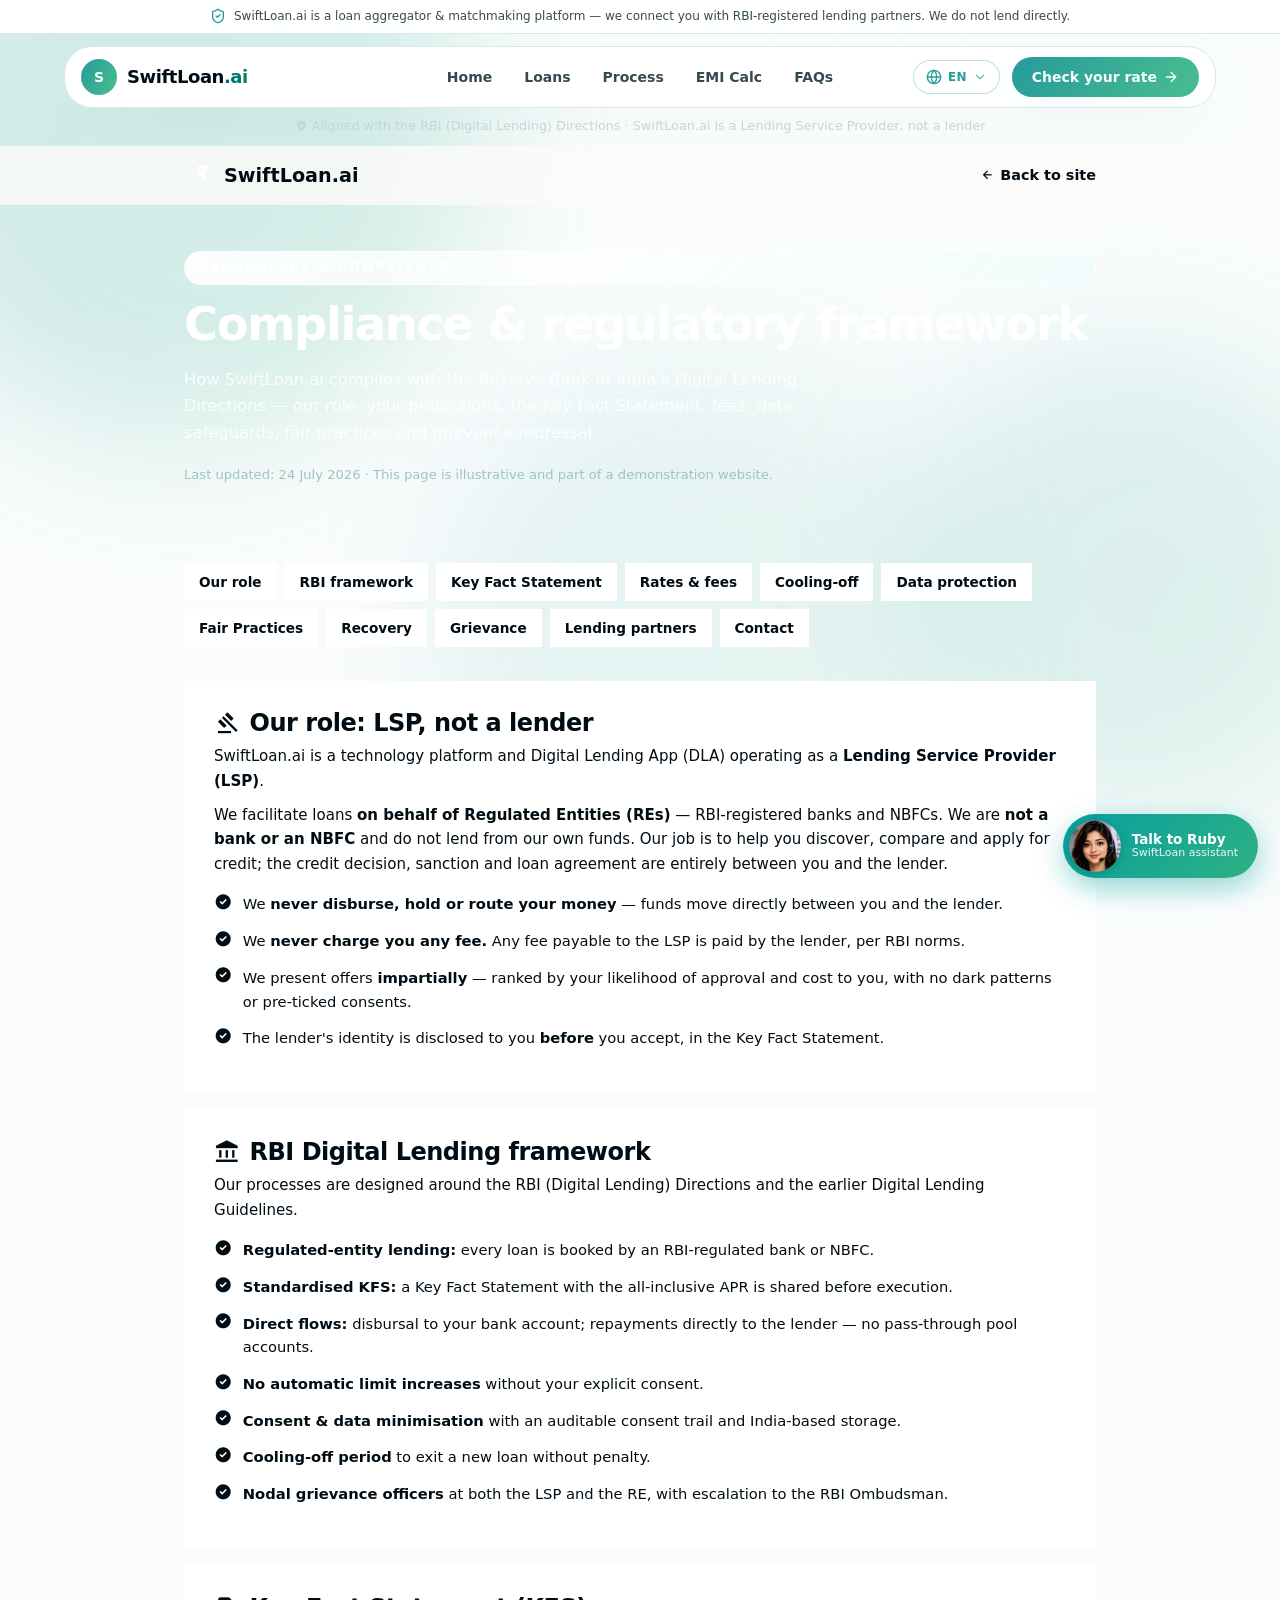
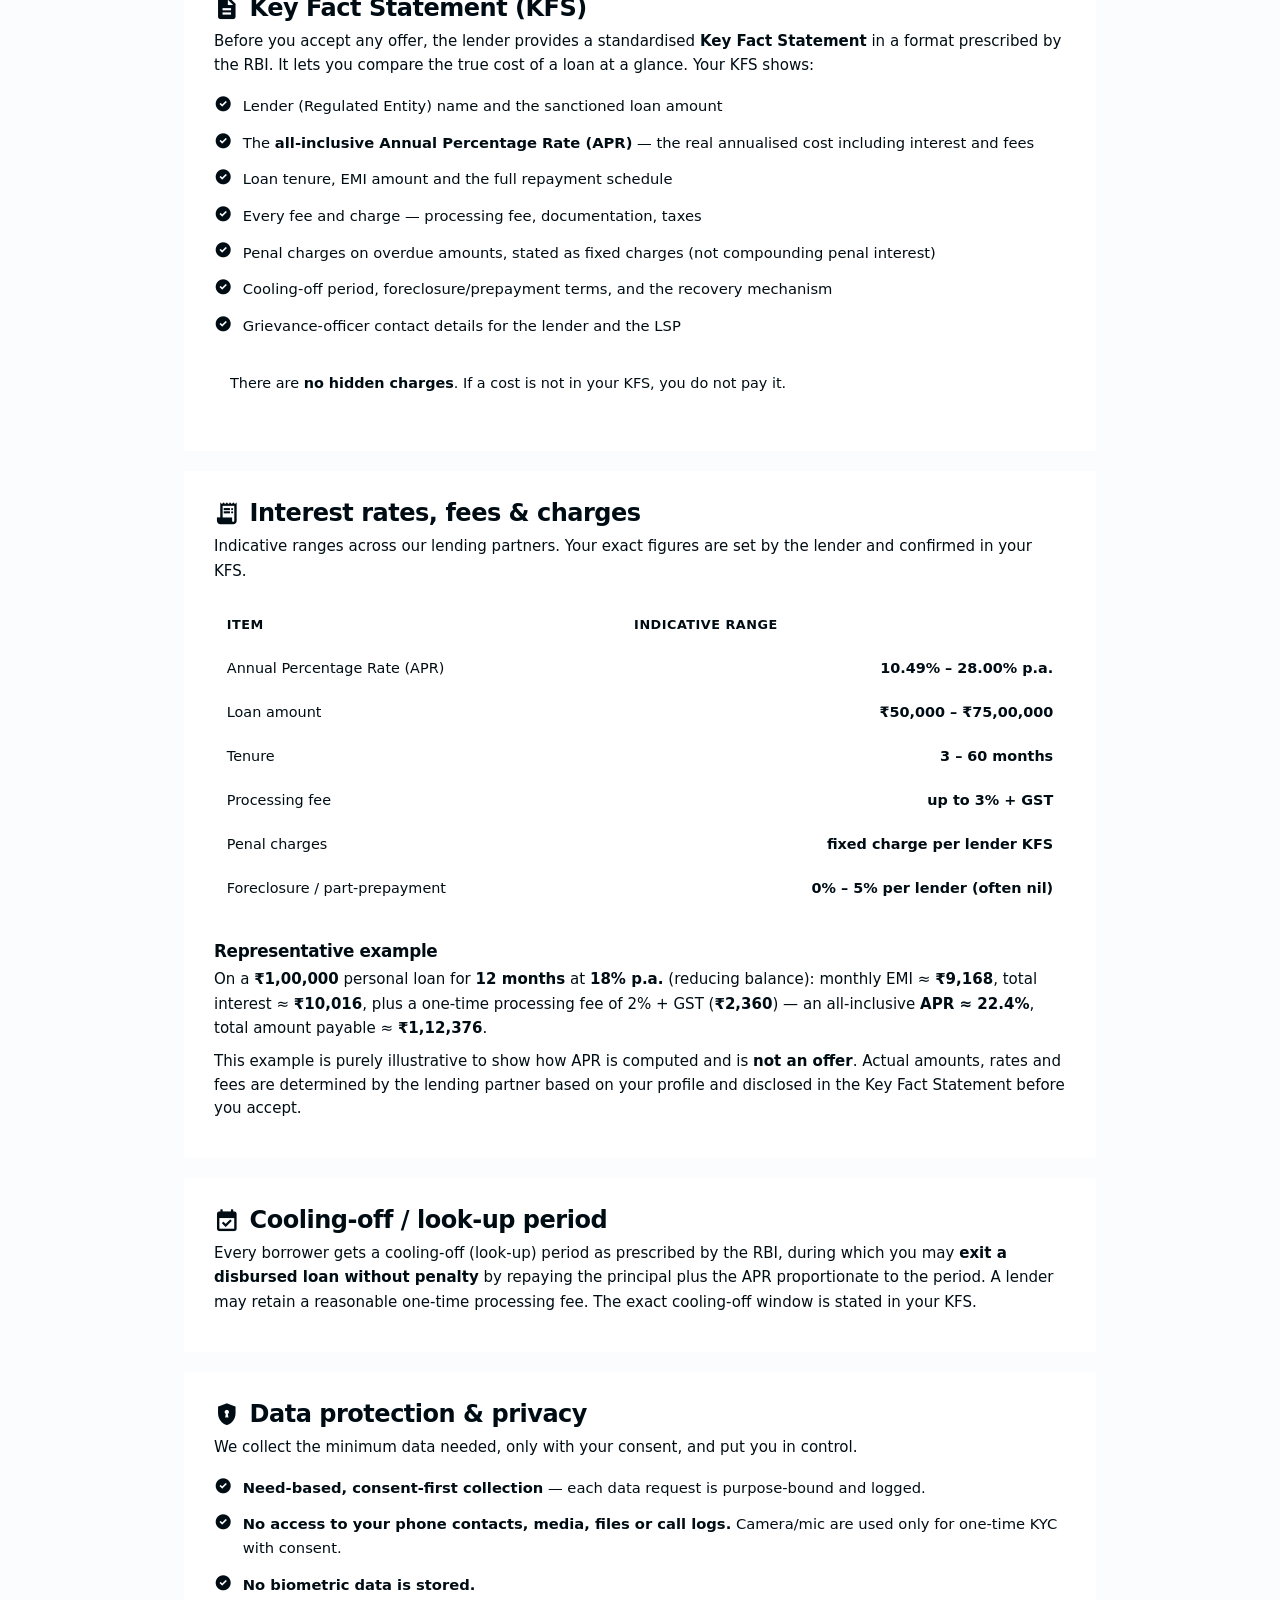
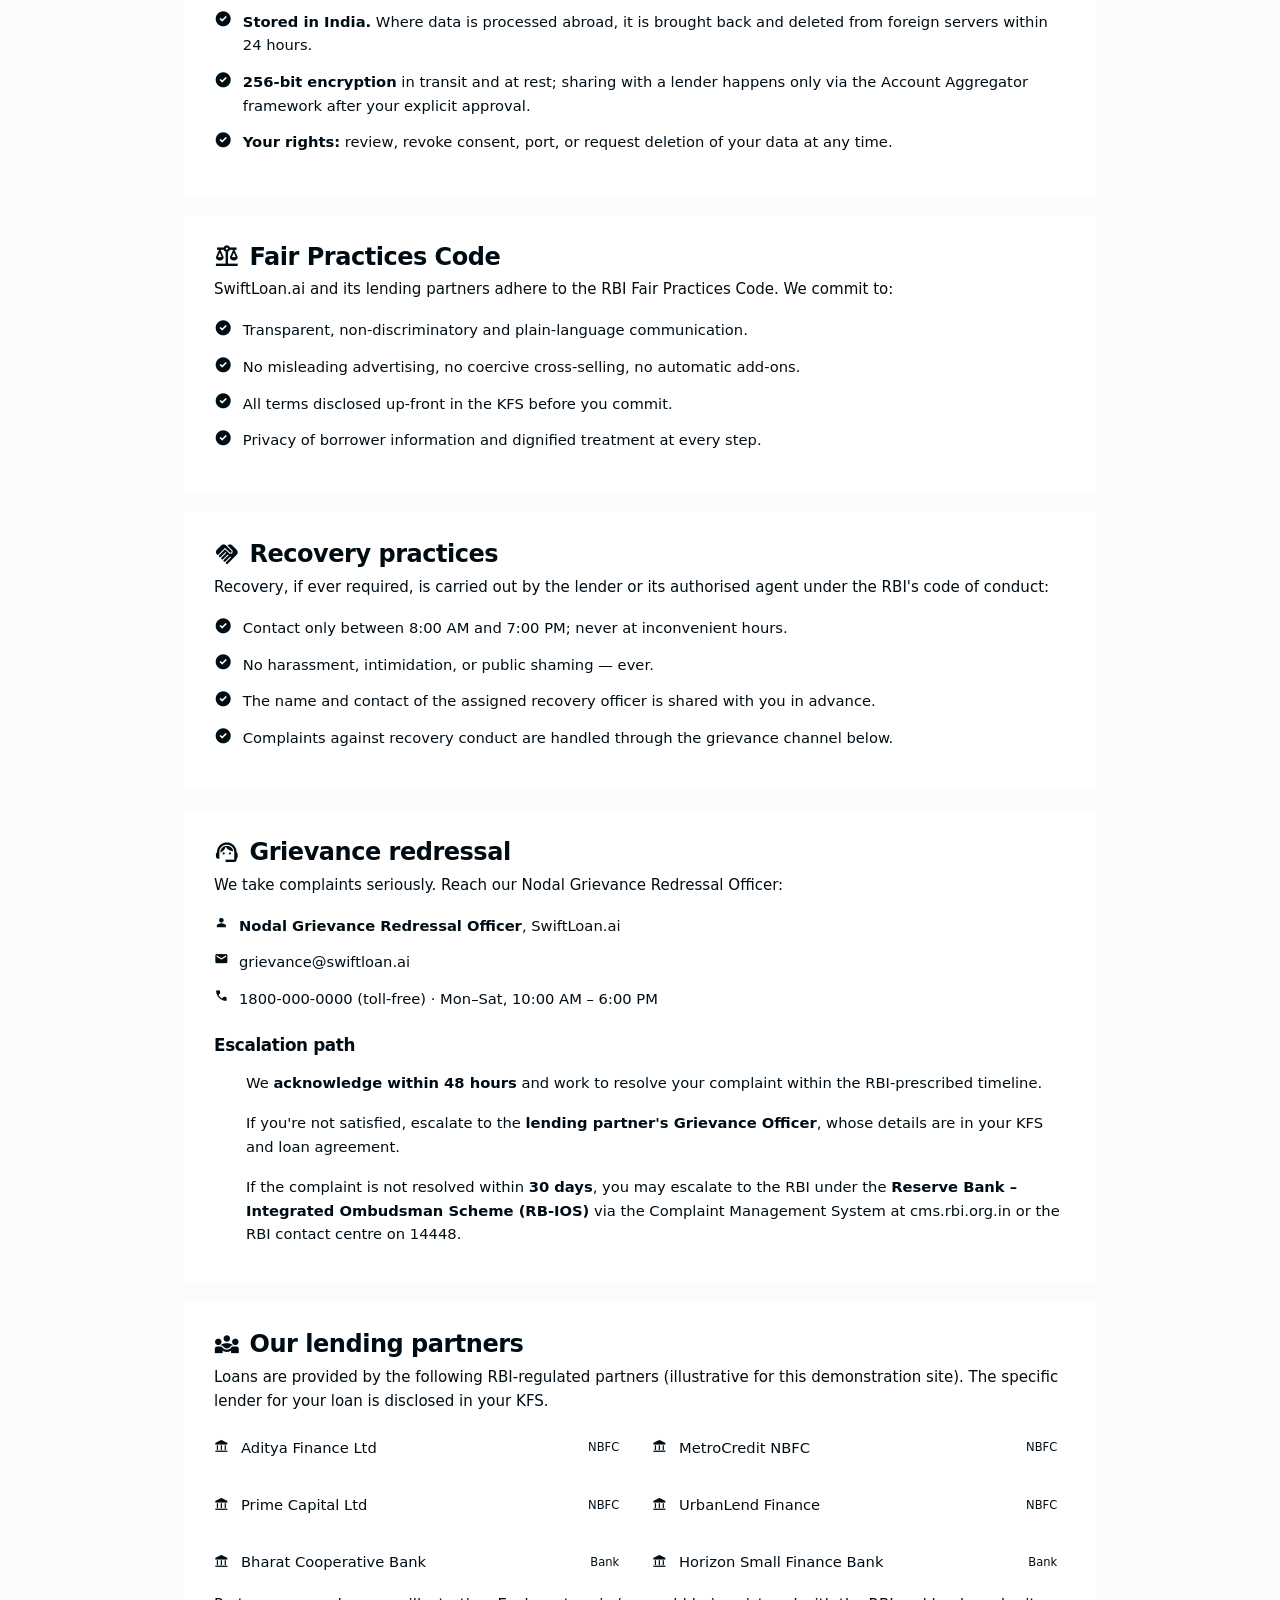
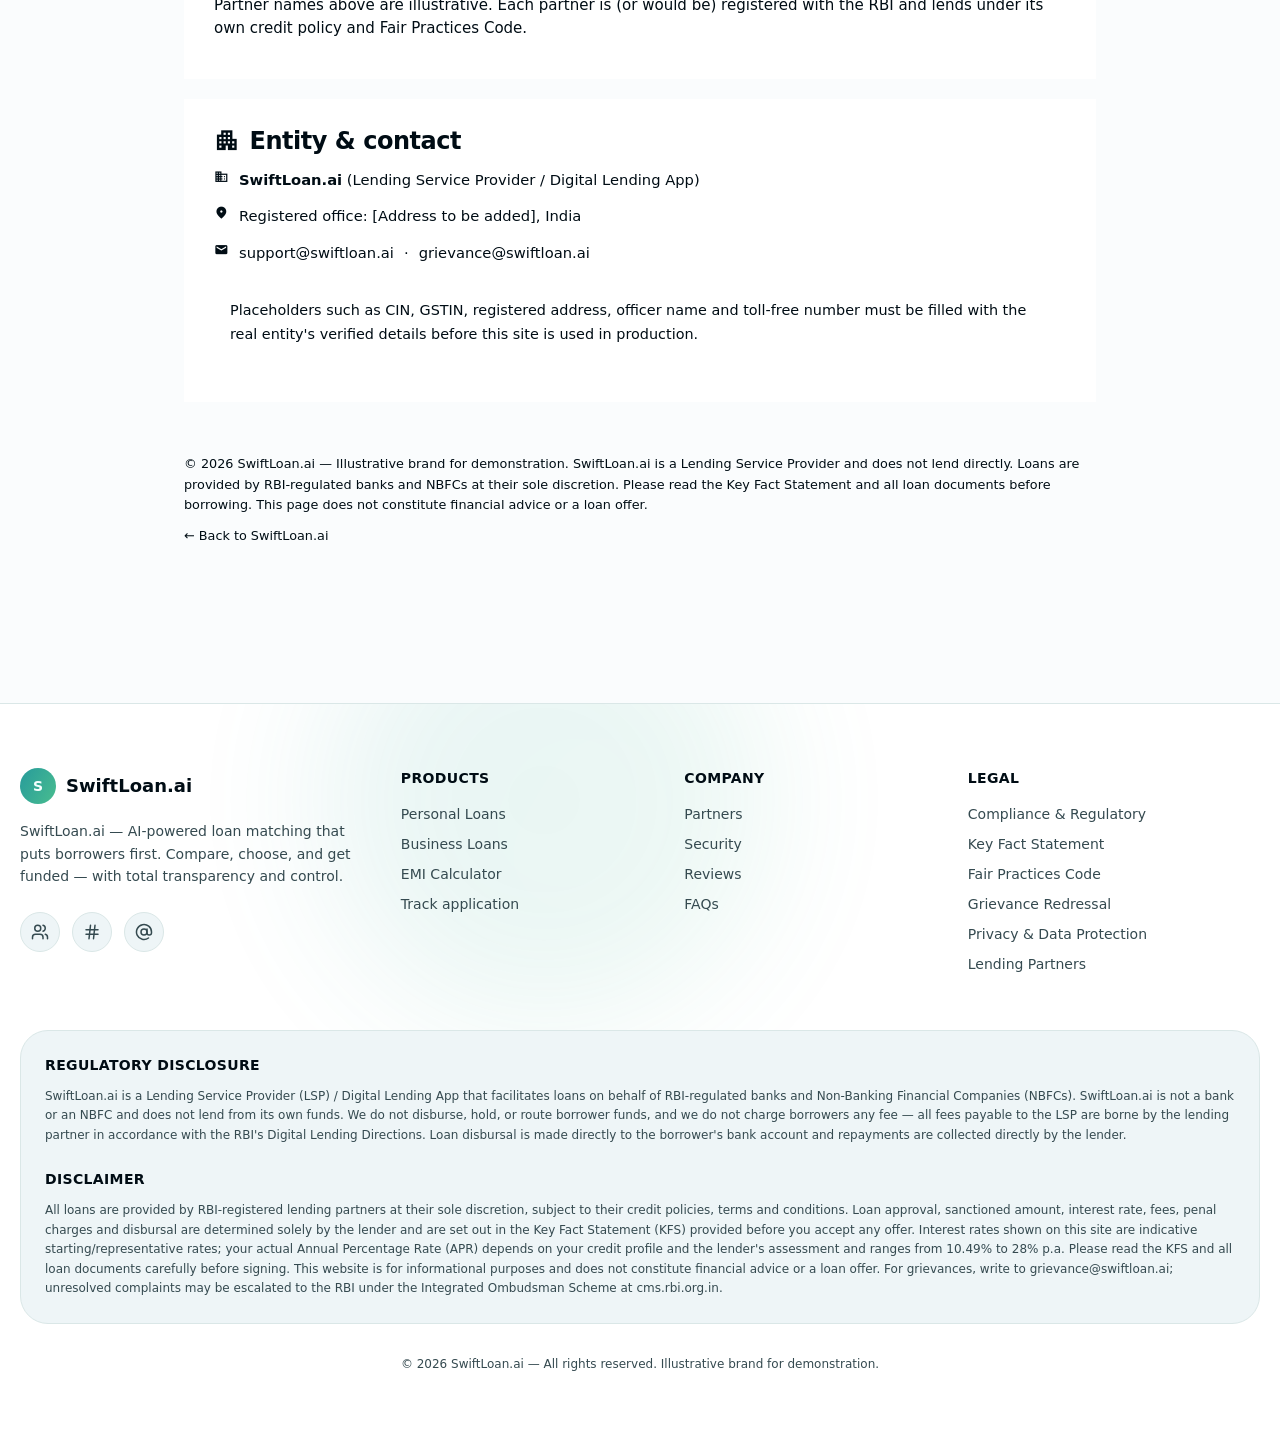
<file: compliance/index.html>
<!DOCTYPE html><html lang="en"><head><meta charSet="utf-8"/><meta name="viewport" content="width=device-width, initial-scale=1"/><link rel="preload" href="/_next/static/media/127c150237bcecd0-s.p.ttf" as="font" crossorigin="" type="font/ttf"/><link rel="preload" href="/_next/static/media/69c33bc0ba7f8eb6-s.p.ttf" as="font" crossorigin="" type="font/ttf"/><link rel="preload" href="/_next/static/media/7b5802537ae413a4-s.p.ttf" as="font" crossorigin="" type="font/ttf"/><link rel="preload" href="/_next/static/media/8e14ea5b67224c03-s.p.ttf" as="font" crossorigin="" type="font/ttf"/><link rel="preload" href="/_next/static/media/de181dbf2d0b1c65-s.p.ttf" as="font" crossorigin="" type="font/ttf"/><link rel="preload" href="/_next/static/media/eef101420556bfb3-s.p.ttf" as="font" crossorigin="" type="font/ttf"/><link rel="preload" href="/_next/static/media/ff3787d88da8b367-s.p.ttf" as="font" crossorigin="" type="font/ttf"/><link rel="stylesheet" href="/_next/static/css/4347d2ba30fdf603.css" data-precedence="next"/><link rel="stylesheet" href="/_next/static/css/ea86f499fd3fac6b.css" data-precedence="next"/><link rel="preload" as="script" fetchPriority="low" href="/_next/static/chunks/webpack-db3cd689fff43f6e.js"/><script src="/_next/static/chunks/fd9d1056-c1f4ccaaac4ce76c.js" async=""></script><script src="/_next/static/chunks/117-80a8fa7d50277a31.js" async=""></script><script src="/_next/static/chunks/main-app-73ad06953d812a29.js" async=""></script><script src="/_next/static/chunks/972-fbcb046784c39975.js" async=""></script><script src="/_next/static/chunks/app/compliance/page-201aba3d06f70218.js" async=""></script><script src="/_next/static/chunks/282-f2833709c693e433.js" async=""></script><script src="/_next/static/chunks/482-5c2d002a31e33bf1.js" async=""></script><script src="/_next/static/chunks/122-4e2003abc3ecadbb.js" async=""></script><script src="/_next/static/chunks/532-f9efa28c47149aad.js" async=""></script><script src="/_next/static/chunks/app/layout-7a6e880f2fcfe966.js" async=""></script><meta name="theme-color" content="#0A3F41"/><title>Compliance &amp; Regulatory — SwiftLoan.ai</title><meta name="description" content="SwiftLoan.ai compliance with the RBI Digital Lending Directions: our role as a Lending Service Provider, Key Fact Statement, fees, cooling-off period, data protection, Fair Practices Code, grievance redressal and lending partners."/><meta property="og:title" content="Compliance &amp; Regulatory — SwiftLoan.ai"/><meta property="og:description" content="SwiftLoan.ai compliance with the RBI Digital Lending Directions: our role as a Lending Service Provider, Key Fact Statement, fees, cooling-off period, data protection, Fair Practices Code, grievance redressal and lending partners."/><meta property="og:image" content="https://swiftloan.ai/icon.png"/><meta name="twitter:card" content="summary_large_image"/><meta name="twitter:title" content="Compliance &amp; Regulatory — SwiftLoan.ai"/><meta name="twitter:description" content="SwiftLoan.ai compliance with the RBI Digital Lending Directions: our role as a Lending Service Provider, Key Fact Statement, fees, cooling-off period, data protection, Fair Practices Code, grievance redressal and lending partners."/><meta name="twitter:image" content="https://swiftloan.ai/icon.png"/><link rel="icon" href="data:image/svg+xml,%3Csvg xmlns=&#x27;http://www.w3.org/2000/svg&#x27; viewBox=&#x27;0 0 120 120&#x27;%3E%3Cdefs%3E%3ClinearGradient id=&#x27;g&#x27; x1=&#x27;0&#x27; y1=&#x27;0&#x27; x2=&#x27;1&#x27; y2=&#x27;1&#x27;%3E%3Cstop offset=&#x27;0&#x27; stop-color=&#x27;%230CB6A6&#x27;/%3E%3Cstop offset=&#x27;1&#x27; stop-color=&#x27;%232FB183&#x27;/%3E%3C/linearGradient%3E%3C/defs%3E%3Crect width=&#x27;120&#x27; height=&#x27;120&#x27; rx=&#x27;30&#x27; fill=&#x27;url(%23g)&#x27;/%3E%3Cg stroke=&#x27;white&#x27; stroke-linecap=&#x27;round&#x27;%3E%3Cline x1=&#x27;14&#x27; y1=&#x27;52&#x27; x2=&#x27;36&#x27; y2=&#x27;52&#x27; stroke-width=&#x27;7&#x27; opacity=&#x27;.5&#x27;/%3E%3Cline x1=&#x27;16&#x27; y1=&#x27;72&#x27; x2=&#x27;38&#x27; y2=&#x27;72&#x27; stroke-width=&#x27;7&#x27; opacity=&#x27;.85&#x27;/%3E%3C/g%3E%3Ctext x=&#x27;78&#x27; y=&#x27;88&#x27; text-anchor=&#x27;middle&#x27; fill=&#x27;white&#x27; font-family=&#x27;Arial,sans-serif&#x27; font-size=&#x27;82&#x27; font-weight=&#x27;bold&#x27;%3E%E2%82%B9%3C/text%3E%3C/svg%3E"/><link rel="apple-touch-icon" href="/icon.png"/><meta name="next-size-adjust"/><link href="https://fonts.googleapis.com/css2?family=Material+Symbols+Outlined:opsz,wght,FILL,GRAD@20..48,100..700,0..1,-50..0&amp;display=swap" rel="stylesheet"/><script src="/_next/static/chunks/polyfills-42372ed130431b0a.js" noModule=""></script></head><body class="__variable_1cd6a3 __variable_59ba67"><div aria-hidden="true" class="pointer-events-none fixed inset-0 -z-10 overflow-hidden"><div class="absolute inset-0 bg-background"></div><div class="orb animate-drift h-[38rem] w-[38rem] -top-40 -left-32 opacity-20" style="background:var(--gradient-brand)"></div><div class="orb animate-drift h-[30rem] w-[30rem] top-[38%] -right-24 opacity-15" style="background:var(--gradient-brand);animation-delay:-6s"></div><div class="orb animate-drift h-[34rem] w-[34rem] bottom-0 left-1/3 opacity-10" style="background:var(--gradient-brand);animation-delay:-11s"></div><div class="absolute inset-0 opacity-[0.12]" style="background-image:linear-gradient(to right, color-mix(in oklab, var(--brand) 6%, transparent) 1px, transparent 1px), linear-gradient(to bottom, color-mix(in oklab, var(--brand) 6%, transparent) 1px, transparent 1px);background-size:64px 64px;mask-image:radial-gradient(ellipse at 50% 0%, black, transparent 75%)"></div></div><header class="sticky top-0 z-50"><div class="border-b border-border text-muted-foreground transition-all duration-500 bg-card"><div class="shell flex items-center justify-center gap-2 py-2 text-center text-[0.72rem] leading-snug sm:text-xs"><svg xmlns="http://www.w3.org/2000/svg" width="24" height="24" viewBox="0 0 24 24" fill="none" stroke="currentColor" stroke-width="2" stroke-linecap="round" stroke-linejoin="round" class="lucide lucide-shield-check hidden h-4 w-4 shrink-0 text-primary sm:block" aria-hidden="true"><path d="M20 13c0 5-3.5 7.5-7.66 8.95a1 1 0 0 1-.67-.01C7.5 20.5 4 18 4 13V6a1 1 0 0 1 1-1c2 0 4.5-1.2 6.24-2.72a1.17 1.17 0 0 1 1.52 0C14.51 3.81 17 5 19 5a1 1 0 0 1 1 1z"></path><path d="m9 12 2 2 4-4"></path></svg><p>SwiftLoan.ai is a loan aggregator &amp; matchmaking platform — we connect you with RBI-registered lending partners. We do not lend directly.</p></div></div><div class="px-3 pt-3 transition-all duration-500"><nav class="relative mx-auto flex max-w-6xl items-center gap-4 rounded-3xl border px-4 py-2.5 shadow-[var(--shadow-glass)] backdrop-blur-md transition-all duration-500 bg-card border-border"><a class="flex min-w-0 items-center gap-2.5" href="/"><span class="bg-brand-gradient grid h-9 w-9 shrink-0 place-items-center rounded-xl text-sm font-bold text-primary-foreground shadow-[var(--shadow-soft)]">S</span><span class="font-display truncate text-lg font-bold tracking-tight">SwiftLoan<span class="text-gradient">.ai</span></span></a><div class="pointer-events-none absolute inset-x-0 hidden justify-center md:flex"><div class="pointer-events-auto flex items-center gap-1"><a class="rounded-full px-3.5 py-2 text-sm font-semibold text-muted-foreground transition-colors hover:bg-accent hover:text-accent-foreground" href="/">Home</a><a class="rounded-full px-3.5 py-2 text-sm font-semibold text-muted-foreground transition-colors hover:bg-accent hover:text-accent-foreground" href="/#offers">Loans</a><a class="rounded-full px-3.5 py-2 text-sm font-semibold text-muted-foreground transition-colors hover:bg-accent hover:text-accent-foreground" href="/#journey">Process</a><a class="rounded-full px-3.5 py-2 text-sm font-semibold text-muted-foreground transition-colors hover:bg-accent hover:text-accent-foreground" href="/#emi-calculator">EMI Calc</a><a class="rounded-full px-3.5 py-2 text-sm font-semibold text-muted-foreground transition-colors hover:bg-accent hover:text-accent-foreground" href="/faqs/">FAQs</a></div></div><div class="ml-auto hidden items-center gap-1 md:flex"><button type="button" aria-label="Change language" class="border-primary/30 text-primary hover:bg-accent inline-flex cursor-pointer items-center gap-1.5 rounded-2xl border bg-card/70 px-3 py-2 text-xs font-bold tracking-wide transition-colors" id="radix-:R5m9kq:" aria-haspopup="menu" aria-expanded="false" data-state="closed"><svg xmlns="http://www.w3.org/2000/svg" width="24" height="24" viewBox="0 0 24 24" fill="none" stroke="currentColor" stroke-width="2" stroke-linecap="round" stroke-linejoin="round" class="lucide lucide-globe h-4 w-4" aria-hidden="true"><circle cx="12" cy="12" r="10"></circle><path d="M12 2a14.5 14.5 0 0 0 0 20 14.5 14.5 0 0 0 0-20"></path><path d="M2 12h20"></path></svg>EN<svg xmlns="http://www.w3.org/2000/svg" width="24" height="24" viewBox="0 0 24 24" fill="none" stroke="currentColor" stroke-width="2" stroke-linecap="round" stroke-linejoin="round" class="lucide lucide-chevron-down h-3.5 w-3.5 opacity-70" aria-hidden="true"><path d="m6 9 6 6 6-6"></path></svg></button><a class="bg-brand-gradient ml-2 inline-flex items-center gap-1.5 rounded-full px-5 py-2.5 text-sm font-semibold text-primary-foreground shadow-[var(--shadow-soft)] transition-transform hover:-translate-y-0.5" href="/#lead-form">Check your rate<!-- --> <svg xmlns="http://www.w3.org/2000/svg" width="24" height="24" viewBox="0 0 24 24" fill="none" stroke="currentColor" stroke-width="2" stroke-linecap="round" stroke-linejoin="round" class="lucide lucide-arrow-right h-4 w-4" aria-hidden="true"><path d="M5 12h14"></path><path d="m12 5 7 7-7 7"></path></svg></a></div><button type="button" aria-label="Toggle menu" class="ml-auto grid h-10 w-10 shrink-0 cursor-pointer place-items-center rounded-xl border border-border md:hidden"><svg xmlns="http://www.w3.org/2000/svg" width="24" height="24" viewBox="0 0 24 24" fill="none" stroke="currentColor" stroke-width="2" stroke-linecap="round" stroke-linejoin="round" class="lucide lucide-menu h-5 w-5" aria-hidden="true"><path d="M4 5h16"></path><path d="M4 12h16"></path><path d="M4 19h16"></path></svg></button></nav></div></header><div class="compliancePage"><div class="topbar"><span class="msi">verified_user</span> Aligned with the RBI (Digital Lending) Directions · SwiftLoan.ai is a Lending Service Provider, not a lender</div><header class="nav"><div class="nav__in"><a class="brand" href="/"><svg width="30" height="30" viewBox="0 0 120 120" fill="none"><g stroke="#fff" stroke-linecap="round"><line x1="16" y1="43" x2="40" y2="43" stroke-width="6" opacity=".32"></line><line x1="12" y1="60" x2="38" y2="60" stroke-width="6" opacity=".55"></line><line x1="18" y1="77" x2="42" y2="77" stroke-width="6" opacity=".82"></line></g><g transform="skewX(-7)"><text x="82" y="87" text-anchor="middle" fill="#fff" font-family="&#x27;Public Sans&#x27;,Arial,sans-serif" font-size="84" font-weight="800">₹</text></g></svg><span><span class="sw">Swift</span>Loan<span class="ai">.ai</span></span></a><a class="back" href="/"><span class="msi">arrow_back</span> Back to site</a></div></header><div class="head"><div class="wrap"><span class="eyebrow">Regulatory &amp; Compliance</span><h1>Compliance &amp; regulatory framework</h1><p>How SwiftLoan.ai complies with the Reserve Bank of India&#x27;s Digital Lending Directions — our role, your protections, the Key Fact Statement, fees, data safeguards, fair-practices and grievance redressal.</p><div class="updated">Last updated: 24 July 2026 · This page is illustrative and part of a demonstration website.</div></div></div><div class="wrap"><nav class="toc" aria-label="Contents"><a href="#role">Our role</a><a href="#framework">RBI framework</a><a href="#kfs">Key Fact Statement</a><a href="#fees">Rates &amp; fees</a><a href="#cooloff">Cooling-off</a><a href="#privacy">Data protection</a><a href="#fair-practices">Fair Practices</a><a href="#recovery">Recovery</a><a href="#grievance">Grievance</a><a href="#partners">Lending partners</a><a href="#contact">Contact</a></nav><section class="block" id="role"><h2><span class="msi">gavel</span> Our role: LSP, not a lender</h2><p class="sublead">SwiftLoan.ai is a technology platform and Digital Lending App (DLA) operating as a <b>Lending Service Provider (LSP)</b>.</p><p>We facilitate loans <b>on behalf of Regulated Entities (REs)</b> — RBI-registered banks and NBFCs. We are <b>not a bank or an NBFC</b> and do not lend from our own funds. Our job is to help you discover, compare and apply for credit; the credit decision, sanction and loan agreement are entirely between you and the lender.</p><ul class="list"><li><span class="msi">check_circle</span> We <b>never disburse, hold or route your money</b> — funds move directly between you and the lender.</li><li><span class="msi">check_circle</span> We <b>never charge you any fee.</b> Any fee payable to the LSP is paid by the lender, per RBI norms.</li><li><span class="msi">check_circle</span> We present offers <b>impartially</b> — ranked by your likelihood of approval and cost to you, with no dark patterns or pre-ticked consents.</li><li><span class="msi">check_circle</span> The lender&#x27;s identity is disclosed to you <b>before</b> you accept, in the Key Fact Statement.</li></ul></section><section class="block" id="framework"><h2><span class="msi">account_balance</span> RBI Digital Lending framework</h2><p class="sublead">Our processes are designed around the RBI (Digital Lending) Directions and the earlier Digital Lending Guidelines.</p><ul class="list"><li><span class="msi">check_circle</span> <b>Regulated-entity lending:</b> every loan is booked by an RBI-regulated bank or NBFC.</li><li><span class="msi">check_circle</span> <b>Standardised KFS:</b> a Key Fact Statement with the all-inclusive APR is shared before execution.</li><li><span class="msi">check_circle</span> <b>Direct flows:</b> disbursal to your bank account; repayments directly to the lender — no pass-through pool accounts.</li><li><span class="msi">check_circle</span> <b>No automatic limit increases</b> without your explicit consent.</li><li><span class="msi">check_circle</span> <b>Consent &amp; data minimisation</b> with an auditable consent trail and India-based storage.</li><li><span class="msi">check_circle</span> <b>Cooling-off period</b> to exit a new loan without penalty.</li><li><span class="msi">check_circle</span> <b>Nodal grievance officers</b> at both the LSP and the RE, with escalation to the RBI Ombudsman.</li></ul></section><section class="block" id="kfs"><h2><span class="msi">description</span> Key Fact Statement (KFS)</h2><p>Before you accept any offer, the lender provides a standardised <b>Key Fact Statement</b> in a format prescribed by the RBI. It lets you compare the true cost of a loan at a glance. Your KFS shows:</p><ul class="list"><li><span class="msi">check_circle</span> Lender (Regulated Entity) name and the sanctioned loan amount</li><li><span class="msi">check_circle</span> The <b>all-inclusive Annual Percentage Rate (APR)</b> — the real annualised cost including interest and fees</li><li><span class="msi">check_circle</span> Loan tenure, EMI amount and the full repayment schedule</li><li><span class="msi">check_circle</span> Every fee and charge — processing fee, documentation, taxes</li><li><span class="msi">check_circle</span> Penal charges on overdue amounts, stated as fixed charges (not compounding penal interest)</li><li><span class="msi">check_circle</span> Cooling-off period, foreclosure/prepayment terms, and the recovery mechanism</li><li><span class="msi">check_circle</span> Grievance-officer contact details for the lender and the LSP</li></ul><div class="callout">There are <b>no hidden charges</b>. If a cost is not in your KFS, you do not pay it.</div></section><section class="block" id="fees"><h2><span class="msi">receipt_long</span> Interest rates, fees &amp; charges</h2><p class="sublead">Indicative ranges across our lending partners. Your exact figures are set by the lender and confirmed in your KFS.</p><div class="wrap-x"><table class="tbl"><thead><tr><th>Item</th><th>Indicative range</th></tr></thead><tbody><tr><td>Annual Percentage Rate (APR)</td><td>10.49% – 28.00% p.a.</td></tr><tr><td>Loan amount</td><td>₹50,000 – ₹75,00,000</td></tr><tr><td>Tenure</td><td>3 – 60 months</td></tr><tr><td>Processing fee</td><td>up to 3% + GST</td></tr><tr><td>Penal charges</td><td>fixed charge per lender KFS</td></tr><tr><td>Foreclosure / part-prepayment</td><td>0% – 5% per lender (often nil)</td></tr></tbody></table></div><h3>Representative example</h3><p>On a <b>₹1,00,000</b> personal loan for <b>12 months</b> at <b>18% p.a.</b> (reducing balance): monthly EMI ≈ <b>₹9,168</b>, total interest ≈ <b>₹10,016</b>, plus a one-time processing fee of 2% + GST (<b>₹2,360</b>) — an all-inclusive <b>APR ≈ 22.4%</b>, total amount payable ≈ <b>₹1,12,376</b>.</p><p class="fine">This example is purely illustrative to show how APR is computed and is <b>not an offer</b>. Actual amounts, rates and fees are determined by the lending partner based on your profile and disclosed in the Key Fact Statement before you accept.</p></section><section class="block" id="cooloff"><h2><span class="msi">event_available</span> Cooling-off / look-up period</h2><p>Every borrower gets a cooling-off (look-up) period as prescribed by the RBI, during which you may <b>exit a disbursed loan without penalty</b> by repaying the principal plus the APR proportionate to the period. A lender may retain a reasonable one-time processing fee. The exact cooling-off window is stated in your KFS.</p></section><section class="block" id="privacy"><h2><span class="msi">encrypted</span> Data protection &amp; privacy</h2><p class="sublead">We collect the minimum data needed, only with your consent, and put you in control.</p><ul class="list"><li><span class="msi">check_circle</span> <b>Need-based, consent-first collection</b> — each data request is purpose-bound and logged.</li><li><span class="msi">check_circle</span> <b>No access to your phone contacts, media, files or call logs.</b> Camera/mic are used only for one-time KYC with consent.</li><li><span class="msi">check_circle</span> <b>No biometric data is stored.</b></li><li><span class="msi">check_circle</span> <b>Stored in India.</b> Where data is processed abroad, it is brought back and deleted from foreign servers within 24 hours.</li><li><span class="msi">check_circle</span> <b>256-bit encryption</b> in transit and at rest; sharing with a lender happens only via the Account Aggregator framework after your explicit approval.</li><li><span class="msi">check_circle</span> <b>Your rights:</b> review, revoke consent, port, or request deletion of your data at any time.</li></ul></section><section class="block" id="fair-practices"><h2><span class="msi">balance</span> Fair Practices Code</h2><p>SwiftLoan.ai and its lending partners adhere to the RBI Fair Practices Code. We commit to:</p><ul class="list"><li><span class="msi">check_circle</span> Transparent, non-discriminatory and plain-language communication.</li><li><span class="msi">check_circle</span> No misleading advertising, no coercive cross-selling, no automatic add-ons.</li><li><span class="msi">check_circle</span> All terms disclosed up-front in the KFS before you commit.</li><li><span class="msi">check_circle</span> Privacy of borrower information and dignified treatment at every step.</li></ul></section><section class="block" id="recovery"><h2><span class="msi">handshake</span> Recovery practices</h2><p>Recovery, if ever required, is carried out by the lender or its authorised agent under the RBI&#x27;s code of conduct:</p><ul class="list"><li><span class="msi">check_circle</span> Contact only between 8:00 AM and 7:00 PM; never at inconvenient hours.</li><li><span class="msi">check_circle</span> No harassment, intimidation, or public shaming — ever.</li><li><span class="msi">check_circle</span> The name and contact of the assigned recovery officer is shared with you in advance.</li><li><span class="msi">check_circle</span> Complaints against recovery conduct are handled through the grievance channel below.</li></ul></section><section class="block" id="grievance"><h2><span class="msi">support_agent</span> Grievance redressal</h2><p class="sublead">We take complaints seriously. Reach our Nodal Grievance Redressal Officer:</p><div class="contact-row"><span class="msi">person</span> <div><b>Nodal Grievance Redressal Officer</b>, SwiftLoan.ai</div></div><div class="contact-row"><span class="msi">mail</span> <a href="mailto:grievance@swiftloan.ai">grievance@swiftloan.ai</a></div><div class="contact-row"><span class="msi">call</span> 1800-000-0000 (toll-free) · Mon–Sat, 10:00 AM – 6:00 PM</div><h3>Escalation path</h3><ol class="steps"><li>We <b>acknowledge within 48 hours</b> and work to resolve your complaint within the RBI-prescribed timeline.</li><li>If you&#x27;re not satisfied, escalate to the <b>lending partner&#x27;s Grievance Officer</b>, whose details are in your KFS and loan agreement.</li><li>If the complaint is not resolved within <b>30 days</b>, you may escalate to the RBI under the <b>Reserve Bank – Integrated Ombudsman Scheme (RB-IOS)</b> via the Complaint Management System at<!-- --> <a href="https://cms.rbi.org.in" target="_blank" rel="noopener">cms.rbi.org.in</a> or the RBI contact centre on 14448.</li></ol></section><section class="block" id="partners"><h2><span class="msi">diversity_3</span> Our lending partners</h2><p class="sublead">Loans are provided by the following RBI-regulated partners (illustrative for this demonstration site). The specific lender for your loan is disclosed in your KFS.</p><div class="grid2"><div class="partner"><span class="msi">account_balance</span> Aditya Finance Ltd <span class="type">NBFC</span></div><div class="partner"><span class="msi">account_balance</span> MetroCredit NBFC <span class="type">NBFC</span></div><div class="partner"><span class="msi">account_balance</span> Prime Capital Ltd <span class="type">NBFC</span></div><div class="partner"><span class="msi">account_balance</span> UrbanLend Finance <span class="type">NBFC</span></div><div class="partner"><span class="msi">account_balance</span> Bharat Cooperative Bank <span class="type">Bank</span></div><div class="partner"><span class="msi">account_balance</span> Horizon Small Finance Bank <span class="type">Bank</span></div></div><p class="fine">Partner names above are illustrative. Each partner is (or would be) registered with the RBI and lends under its own credit policy and Fair Practices Code.</p></section><section class="block" id="contact"><h2><span class="msi">apartment</span> Entity &amp; contact</h2><div class="contact-row"><span class="msi">business</span> <div><b>SwiftLoan.ai</b> (Lending Service Provider / Digital Lending App)</div></div><div class="contact-row"><span class="msi">location_on</span> Registered office: [Address to be added], India</div><div class="contact-row"><span class="msi">mail</span> <a href="mailto:support@swiftloan.ai">support@swiftloan.ai</a> · <a href="mailto:grievance@swiftloan.ai">grievance@swiftloan.ai</a></div><div class="callout">Placeholders such as CIN, GSTIN, registered address, officer name and toll-free number must be filled with the real entity&#x27;s verified details before this site is used in production.</div></section></div><footer class="f wrap"><p>© <span>2026</span> SwiftLoan.ai — Illustrative brand for demonstration. SwiftLoan.ai is a Lending Service Provider and does not lend directly. Loans are provided by RBI-regulated banks and NBFCs at their sole discretion. Please read the Key Fact Statement and all loan documents before borrowing. This page does not constitute financial advice or a loan offer.</p><p style="margin-top:10px"><a href="/">← Back to SwiftLoan.ai</a></p></footer></div><footer class="bg-card relative mt-16 sm:mt-24 overflow-hidden border-t border-border text-foreground"><div aria-hidden="true" class="orb animate-drift -top-32 left-1/4 h-[28rem] w-[28rem] opacity-10" style="background:var(--gradient-brand)"></div><div class="shell relative py-12 sm:py-16"><div class="grid gap-10 sm:grid-cols-2 lg:grid-cols-[1.4fr_1fr_1fr_1.2fr]"><div class="min-w-0 sm:col-span-2 lg:col-span-1"><div class="flex items-center gap-2.5"><span class="bg-brand-gradient grid h-9 w-9 place-items-center rounded-xl text-sm font-bold text-primary-foreground shadow-[var(--shadow-soft)]">S</span><span class="font-display text-lg font-bold">SwiftLoan.ai</span></div><p class="mt-4 max-w-sm text-sm leading-relaxed text-muted-foreground">SwiftLoan.ai — AI-powered loan matching that puts borrowers first. Compare, choose, and get funded — with total transparency and control.</p><div class="mt-6 flex gap-3"><span class="grid h-10 w-10 place-items-center rounded-xl border border-border bg-muted text-muted-foreground transition-transform hover:-translate-y-1 hover:bg-primary/10 hover:text-primary"><svg xmlns="http://www.w3.org/2000/svg" width="24" height="24" viewBox="0 0 24 24" fill="none" stroke="currentColor" stroke-width="2" stroke-linecap="round" stroke-linejoin="round" class="lucide lucide-users h-4.5 w-4.5" aria-hidden="true"><path d="M16 21v-2a4 4 0 0 0-4-4H6a4 4 0 0 0-4 4v2"></path><path d="M16 3.128a4 4 0 0 1 0 7.744"></path><path d="M22 21v-2a4 4 0 0 0-3-3.87"></path><circle cx="9" cy="7" r="4"></circle></svg></span><span class="grid h-10 w-10 place-items-center rounded-xl border border-border bg-muted text-muted-foreground transition-transform hover:-translate-y-1 hover:bg-primary/10 hover:text-primary"><svg xmlns="http://www.w3.org/2000/svg" width="24" height="24" viewBox="0 0 24 24" fill="none" stroke="currentColor" stroke-width="2" stroke-linecap="round" stroke-linejoin="round" class="lucide lucide-hash h-4.5 w-4.5" aria-hidden="true"><line x1="4" x2="20" y1="9" y2="9"></line><line x1="4" x2="20" y1="15" y2="15"></line><line x1="10" x2="8" y1="3" y2="21"></line><line x1="16" x2="14" y1="3" y2="21"></line></svg></span><span class="grid h-10 w-10 place-items-center rounded-xl border border-border bg-muted text-muted-foreground transition-transform hover:-translate-y-1 hover:bg-primary/10 hover:text-primary"><svg xmlns="http://www.w3.org/2000/svg" width="24" height="24" viewBox="0 0 24 24" fill="none" stroke="currentColor" stroke-width="2" stroke-linecap="round" stroke-linejoin="round" class="lucide lucide-at-sign h-4.5 w-4.5" aria-hidden="true"><circle cx="12" cy="12" r="4"></circle><path d="M16 8v5a3 3 0 0 0 6 0v-1a10 10 0 1 0-4 8"></path></svg></span></div></div><div class="min-w-0"><h4 class="text-sm font-bold tracking-wide uppercase">Products</h4><ul class="mt-4 space-y-2.5 text-sm text-muted-foreground"><li><span class="cursor-pointer transition-colors hover:text-foreground hover:underline">Personal Loans</span></li><li><span class="cursor-pointer transition-colors hover:text-foreground hover:underline">Business Loans</span></li><li><span class="cursor-pointer transition-colors hover:text-foreground hover:underline">EMI Calculator</span></li><li><span class="cursor-pointer transition-colors hover:text-foreground hover:underline">Track application</span></li></ul></div><div class="min-w-0"><h4 class="text-sm font-bold tracking-wide uppercase">Company</h4><ul class="mt-4 space-y-2.5 text-sm text-muted-foreground"><li><span class="cursor-pointer transition-colors hover:text-foreground hover:underline">Partners</span></li><li><span class="cursor-pointer transition-colors hover:text-foreground hover:underline">Security</span></li><li><span class="cursor-pointer transition-colors hover:text-foreground hover:underline">Reviews</span></li><li><a class="transition-colors hover:text-foreground hover:underline" href="/faqs/">FAQs</a></li></ul></div><div class="min-w-0"><h4 class="text-sm font-bold tracking-wide uppercase">Legal</h4><ul class="mt-4 space-y-2.5 text-sm text-muted-foreground"><li><span class="cursor-pointer transition-colors hover:text-foreground hover:underline">Compliance &amp; Regulatory</span></li><li><span class="cursor-pointer transition-colors hover:text-foreground hover:underline">Key Fact Statement</span></li><li><span class="cursor-pointer transition-colors hover:text-foreground hover:underline">Fair Practices Code</span></li><li><span class="cursor-pointer transition-colors hover:text-foreground hover:underline">Grievance Redressal</span></li><li><span class="cursor-pointer transition-colors hover:text-foreground hover:underline">Privacy &amp; Data Protection</span></li><li><span class="cursor-pointer transition-colors hover:text-foreground hover:underline">Lending Partners</span></li></ul></div></div><div class="bg-muted mt-12 rounded-3xl border border-border p-5 sm:mt-14 sm:p-6"><h4 class="text-sm font-bold tracking-wide uppercase">Regulatory disclosure</h4><p class="mt-3 text-xs leading-relaxed text-muted-foreground">SwiftLoan.ai is a Lending Service Provider (LSP) / Digital Lending App that facilitates loans on behalf of RBI-regulated banks and Non-Banking Financial Companies (NBFCs). SwiftLoan.ai is not a bank or an NBFC and does not lend from its own funds. We do not disburse, hold, or route borrower funds, and we do not charge borrowers any fee — all fees payable to the LSP are borne by the lending partner in accordance with the RBI&#x27;s Digital Lending Directions. Loan disbursal is made directly to the borrower&#x27;s bank account and repayments are collected directly by the lender.</p><h4 class="mt-6 text-sm font-bold tracking-wide uppercase">Disclaimer</h4><p class="mt-3 text-xs leading-relaxed text-muted-foreground">All loans are provided by RBI-registered lending partners at their sole discretion, subject to their credit policies, terms and conditions. Loan approval, sanctioned amount, interest rate, fees, penal charges and disbursal are determined solely by the lender and are set out in the Key Fact Statement (KFS) provided before you accept any offer. Interest rates shown on this site are indicative starting/representative rates; your actual Annual Percentage Rate (APR) depends on your credit profile and the lender&#x27;s assessment and ranges from 10.49% to 28% p.a. Please read the KFS and all loan documents carefully before signing. This website is for informational purposes and does not constitute financial advice or a loan offer. For grievances, write to grievance@swiftloan.ai; unresolved complaints may be escalated to the RBI under the Integrated Ombudsman Scheme at cms.rbi.org.in.</p></div><p class="mt-8 text-center text-xs text-muted-foreground">© 2026 SwiftLoan.ai — All rights reserved. Illustrative brand for demonstration.</p></div></footer><section aria-label="Notifications alt+T" tabindex="-1" aria-live="polite" aria-relevant="additions text" aria-atomic="false" data-react-aria-top-layer="true"></section><script src="/_next/static/chunks/webpack-db3cd689fff43f6e.js" async=""></script><script>(self.__next_f=self.__next_f||[]).push([0]);self.__next_f.push([2,null])</script><script>self.__next_f.push([1,"1:HL[\"/_next/static/media/127c150237bcecd0-s.p.ttf\",\"font\",{\"crossOrigin\":\"\",\"type\":\"font/ttf\"}]\n2:HL[\"/_next/static/media/69c33bc0ba7f8eb6-s.p.ttf\",\"font\",{\"crossOrigin\":\"\",\"type\":\"font/ttf\"}]\n3:HL[\"/_next/static/media/7b5802537ae413a4-s.p.ttf\",\"font\",{\"crossOrigin\":\"\",\"type\":\"font/ttf\"}]\n4:HL[\"/_next/static/media/8e14ea5b67224c03-s.p.ttf\",\"font\",{\"crossOrigin\":\"\",\"type\":\"font/ttf\"}]\n5:HL[\"/_next/static/media/de181dbf2d0b1c65-s.p.ttf\",\"font\",{\"crossOrigin\":\"\",\"type\":\"font/ttf\"}]\n6:HL[\"/_next/static/media/eef101420556bfb3-s.p.ttf\",\"font\",{\"crossOrigin\":\"\",\"type\":\"font/ttf\"}]\n7:HL[\"/_next/static/media/ff3787d88da8b367-s.p.ttf\",\"font\",{\"crossOrigin\":\"\",\"type\":\"font/ttf\"}]\n8:HL[\"/_next/static/css/4347d2ba30fdf603.css\",\"style\"]\n9:HL[\"/_next/static/css/ea86f499fd3fac6b.css\",\"style\"]\n"])</script><script>self.__next_f.push([1,"a:I[2846,[],\"\"]\nc:I[2972,[\"972\",\"static/chunks/972-fbcb046784c39975.js\",\"780\",\"static/chunks/app/compliance/page-201aba3d06f70218.js\"],\"\"]\nd:I[4707,[],\"\"]\ne:I[6423,[],\"\"]\nf:I[8661,[\"972\",\"static/chunks/972-fbcb046784c39975.js\",\"282\",\"static/chunks/282-f2833709c693e433.js\",\"482\",\"static/chunks/482-5c2d002a31e33bf1.js\",\"122\",\"static/chunks/122-4e2003abc3ecadbb.js\",\"532\",\"static/chunks/532-f9efa28c47149aad.js\",\"185\",\"static/chunks/app/layout-7a6e880f2fcfe966.js\"],\"LanguageProvider\"]\n10:I[2875,[\"972\",\"static/chunks/972-fbcb046784c39975.js\",\"282\",\"static/chunks/282-f2833709c693e433.js\",\"482\",\"static/chunks/482-5c2d002a31e33bf1.js\",\"122\",\"static/chunks/122-4e2003abc3ecadbb.js\",\"532\",\"static/chunks/532-f9efa28c47149aad.js\",\"185\",\"static/chunks/app/layout-7a6e880f2fcfe966.js\"],\"Backdrop\"]\n11:I[187,[\"972\",\"static/chunks/972-fbcb046784c39975.js\",\"282\",\"static/chunks/282-f2833709c693e433.js\",\"482\",\"static/chunks/482-5c2d002a31e33bf1.js\",\"122\",\"static/chunks/122-4e2003abc3ecadbb.js\",\"532\",\"static/chunks/532-f9efa28c47149aad.js\",\"185\",\"static/chunks/app/layout-7a6e880f2fcfe966.js\"],\"SiteHeader\"]\n12:I[3822,[\"972\",\"static/chunks/972-fbcb046784c39975.js\",\"282\",\"static/chunks/282-f2833709c693e433.js\",\"482\",\"static/chunks/482-5c2d002a31e33bf1.js\",\"122\",\"static/chunks/122-4e2003abc3ecadbb.js\",\"532\",\"static/chunks/532-f9efa28c47149aad.js\",\"185\",\"static/chunks/app/layout-7a6e880f2fcfe966.js\"],\"SiteFooter\"]\n13:I[4903,[\"972\",\"static/chunks/972-fbcb046784c39975.js\",\"282\",\"static/chunks/282-f2833709c693e433.js\",\"482\",\"static/chunks/482-5c2d002a31e33bf1.js\",\"122\",\"static/chunks/122-4e2003abc3ecadbb.js\",\"532\",\"static/chunks/532-f9efa28c47149aad.js\",\"185\",\"static/chunks/app/layout-7a6e880f2fcfe966.js\"],\"Toaster\"]\n14:I[8960,[\"972\",\"static/chunks/972-fbcb046784c39975.js\",\"282\",\"static/chunks/282-f2833709c693e433.js\",\"482\",\"static/chunks/482-5c2d002a31e33bf1.js\",\"122\",\"static/chunks/122-4e2003abc3ecadbb.js\",\"532\",\"static/chunks/532-f9efa28c47149aad.js\",\"185\",\"static/chunks/app/layout-7a6e880f2fcfe966.js\"],\"default\"]\n15:I[842,[\"972\",\"static/chu"])</script><script>self.__next_f.push([1,"nks/972-fbcb046784c39975.js\",\"282\",\"static/chunks/282-f2833709c693e433.js\",\"482\",\"static/chunks/482-5c2d002a31e33bf1.js\",\"122\",\"static/chunks/122-4e2003abc3ecadbb.js\",\"532\",\"static/chunks/532-f9efa28c47149aad.js\",\"185\",\"static/chunks/app/layout-7a6e880f2fcfe966.js\"],\"default\"]\n17:I[1060,[],\"\"]\n18:[]\n"])</script><script>self.__next_f.push([1,"0:[\"$\",\"$La\",null,{\"buildId\":\"OP2mIqvHMJN2Qzbp7NEQ7\",\"assetPrefix\":\"\",\"urlParts\":[\"\",\"compliance\",\"\"],\"initialTree\":[\"\",{\"children\":[\"compliance\",{\"children\":[\"__PAGE__\",{}]}]},\"$undefined\",\"$undefined\",true],\"initialSeedData\":[\"\",{\"children\":[\"compliance\",{\"children\":[\"__PAGE__\",{},[[\"$Lb\",[\"$\",\"div\",null,{\"className\":\"compliancePage\",\"children\":[[\"$\",\"div\",null,{\"className\":\"topbar\",\"children\":[[\"$\",\"span\",null,{\"className\":\"msi\",\"children\":\"verified_user\"}],\" Aligned with the RBI (Digital Lending) Directions · SwiftLoan.ai is a Lending Service Provider, not a lender\"]}],[\"$\",\"header\",null,{\"className\":\"nav\",\"children\":[\"$\",\"div\",null,{\"className\":\"nav__in\",\"children\":[[\"$\",\"$Lc\",null,{\"href\":\"/\",\"className\":\"brand\",\"children\":[[\"$\",\"svg\",null,{\"width\":\"30\",\"height\":\"30\",\"viewBox\":\"0 0 120 120\",\"fill\":\"none\",\"children\":[[\"$\",\"g\",null,{\"stroke\":\"#fff\",\"strokeLinecap\":\"round\",\"children\":[[\"$\",\"line\",null,{\"x1\":\"16\",\"y1\":\"43\",\"x2\":\"40\",\"y2\":\"43\",\"strokeWidth\":\"6\",\"opacity\":\".32\"}],[\"$\",\"line\",null,{\"x1\":\"12\",\"y1\":\"60\",\"x2\":\"38\",\"y2\":\"60\",\"strokeWidth\":\"6\",\"opacity\":\".55\"}],[\"$\",\"line\",null,{\"x1\":\"18\",\"y1\":\"77\",\"x2\":\"42\",\"y2\":\"77\",\"strokeWidth\":\"6\",\"opacity\":\".82\"}]]}],[\"$\",\"g\",null,{\"transform\":\"skewX(-7)\",\"children\":[\"$\",\"text\",null,{\"x\":\"82\",\"y\":\"87\",\"textAnchor\":\"middle\",\"fill\":\"#fff\",\"fontFamily\":\"'Public Sans',Arial,sans-serif\",\"fontSize\":\"84\",\"fontWeight\":\"800\",\"children\":\"₹\"}]}]]}],[\"$\",\"span\",null,{\"children\":[[\"$\",\"span\",null,{\"className\":\"sw\",\"children\":\"Swift\"}],\"Loan\",[\"$\",\"span\",null,{\"className\":\"ai\",\"children\":\".ai\"}]]}]]}],[\"$\",\"$Lc\",null,{\"href\":\"/\",\"className\":\"back\",\"children\":[[\"$\",\"span\",null,{\"className\":\"msi\",\"children\":\"arrow_back\"}],\" Back to site\"]}]]}]}],[\"$\",\"div\",null,{\"className\":\"head\",\"children\":[\"$\",\"div\",null,{\"className\":\"wrap\",\"children\":[[\"$\",\"span\",null,{\"className\":\"eyebrow\",\"children\":\"Regulatory \u0026 Compliance\"}],[\"$\",\"h1\",null,{\"children\":\"Compliance \u0026 regulatory framework\"}],[\"$\",\"p\",null,{\"children\":\"How SwiftLoan.ai complies with the Reserve Bank of India's Digital Lending Directions — our role, your protections, the Key Fact Statement, fees, data safeguards, fair-practices and grievance redressal.\"}],[\"$\",\"div\",null,{\"className\":\"updated\",\"children\":\"Last updated: 24 July 2026 · This page is illustrative and part of a demonstration website.\"}]]}]}],[\"$\",\"div\",null,{\"className\":\"wrap\",\"children\":[[\"$\",\"nav\",null,{\"className\":\"toc\",\"aria-label\":\"Contents\",\"children\":[[\"$\",\"a\",null,{\"href\":\"#role\",\"children\":\"Our role\"}],[\"$\",\"a\",null,{\"href\":\"#framework\",\"children\":\"RBI framework\"}],[\"$\",\"a\",null,{\"href\":\"#kfs\",\"children\":\"Key Fact Statement\"}],[\"$\",\"a\",null,{\"href\":\"#fees\",\"children\":\"Rates \u0026 fees\"}],[\"$\",\"a\",null,{\"href\":\"#cooloff\",\"children\":\"Cooling-off\"}],[\"$\",\"a\",null,{\"href\":\"#privacy\",\"children\":\"Data protection\"}],[\"$\",\"a\",null,{\"href\":\"#fair-practices\",\"children\":\"Fair Practices\"}],[\"$\",\"a\",null,{\"href\":\"#recovery\",\"children\":\"Recovery\"}],[\"$\",\"a\",null,{\"href\":\"#grievance\",\"children\":\"Grievance\"}],[\"$\",\"a\",null,{\"href\":\"#partners\",\"children\":\"Lending partners\"}],[\"$\",\"a\",null,{\"href\":\"#contact\",\"children\":\"Contact\"}]]}],[\"$\",\"section\",null,{\"className\":\"block\",\"id\":\"role\",\"children\":[[\"$\",\"h2\",null,{\"children\":[[\"$\",\"span\",null,{\"className\":\"msi\",\"children\":\"gavel\"}],\" Our role: LSP, not a lender\"]}],[\"$\",\"p\",null,{\"className\":\"sublead\",\"children\":[\"SwiftLoan.ai is a technology platform and Digital Lending App (DLA) operating as a \",[\"$\",\"b\",null,{\"children\":\"Lending Service Provider (LSP)\"}],\".\"]}],[\"$\",\"p\",null,{\"children\":[\"We facilitate loans \",[\"$\",\"b\",null,{\"children\":\"on behalf of Regulated Entities (REs)\"}],\" — RBI-registered banks and NBFCs. We are \",[\"$\",\"b\",null,{\"children\":\"not a bank or an NBFC\"}],\" and do not lend from our own funds. Our job is to help you discover, compare and apply for credit; the credit decision, sanction and loan agreement are entirely between you and the lender.\"]}],[\"$\",\"ul\",null,{\"className\":\"list\",\"children\":[[\"$\",\"li\",null,{\"children\":[[\"$\",\"span\",null,{\"className\":\"msi\",\"children\":\"check_circle\"}],\" We \",[\"$\",\"b\",null,{\"children\":\"never disburse, hold or route your money\"}],\" — funds move directly between you and the lender.\"]}],[\"$\",\"li\",null,{\"children\":[[\"$\",\"span\",null,{\"className\":\"msi\",\"children\":\"check_circle\"}],\" We \",[\"$\",\"b\",null,{\"children\":\"never charge you any fee.\"}],\" Any fee payable to the LSP is paid by the lender, per RBI norms.\"]}],[\"$\",\"li\",null,{\"children\":[[\"$\",\"span\",null,{\"className\":\"msi\",\"children\":\"check_circle\"}],\" We present offers \",[\"$\",\"b\",null,{\"children\":\"impartially\"}],\" — ranked by your likelihood of approval and cost to you, with no dark patterns or pre-ticked consents.\"]}],[\"$\",\"li\",null,{\"children\":[[\"$\",\"span\",null,{\"className\":\"msi\",\"children\":\"check_circle\"}],\" The lender's identity is disclosed to you \",[\"$\",\"b\",null,{\"children\":\"before\"}],\" you accept, in the Key Fact Statement.\"]}]]}]]}],[\"$\",\"section\",null,{\"className\":\"block\",\"id\":\"framework\",\"children\":[[\"$\",\"h2\",null,{\"children\":[[\"$\",\"span\",null,{\"className\":\"msi\",\"children\":\"account_balance\"}],\" RBI Digital Lending framework\"]}],[\"$\",\"p\",null,{\"className\":\"sublead\",\"children\":\"Our processes are designed around the RBI (Digital Lending) Directions and the earlier Digital Lending Guidelines.\"}],[\"$\",\"ul\",null,{\"className\":\"list\",\"children\":[[\"$\",\"li\",null,{\"children\":[[\"$\",\"span\",null,{\"className\":\"msi\",\"children\":\"check_circle\"}],\" \",[\"$\",\"b\",null,{\"children\":\"Regulated-entity lending:\"}],\" every loan is booked by an RBI-regulated bank or NBFC.\"]}],[\"$\",\"li\",null,{\"children\":[[\"$\",\"span\",null,{\"className\":\"msi\",\"children\":\"check_circle\"}],\" \",[\"$\",\"b\",null,{\"children\":\"Standardised KFS:\"}],\" a Key Fact Statement with the all-inclusive APR is shared before execution.\"]}],[\"$\",\"li\",null,{\"children\":[[\"$\",\"span\",null,{\"className\":\"msi\",\"children\":\"check_circle\"}],\" \",[\"$\",\"b\",null,{\"children\":\"Direct flows:\"}],\" disbursal to your bank account; repayments directly to the lender — no pass-through pool accounts.\"]}],[\"$\",\"li\",null,{\"children\":[[\"$\",\"span\",null,{\"className\":\"msi\",\"children\":\"check_circle\"}],\" \",[\"$\",\"b\",null,{\"children\":\"No automatic limit increases\"}],\" without your explicit consent.\"]}],[\"$\",\"li\",null,{\"children\":[[\"$\",\"span\",null,{\"className\":\"msi\",\"children\":\"check_circle\"}],\" \",[\"$\",\"b\",null,{\"children\":\"Consent \u0026 data minimisation\"}],\" with an auditable consent trail and India-based storage.\"]}],[\"$\",\"li\",null,{\"children\":[[\"$\",\"span\",null,{\"className\":\"msi\",\"children\":\"check_circle\"}],\" \",[\"$\",\"b\",null,{\"children\":\"Cooling-off period\"}],\" to exit a new loan without penalty.\"]}],[\"$\",\"li\",null,{\"children\":[[\"$\",\"span\",null,{\"className\":\"msi\",\"children\":\"check_circle\"}],\" \",[\"$\",\"b\",null,{\"children\":\"Nodal grievance officers\"}],\" at both the LSP and the RE, with escalation to the RBI Ombudsman.\"]}]]}]]}],[\"$\",\"section\",null,{\"className\":\"block\",\"id\":\"kfs\",\"children\":[[\"$\",\"h2\",null,{\"children\":[[\"$\",\"span\",null,{\"className\":\"msi\",\"children\":\"description\"}],\" Key Fact Statement (KFS)\"]}],[\"$\",\"p\",null,{\"children\":[\"Before you accept any offer, the lender provides a standardised \",[\"$\",\"b\",null,{\"children\":\"Key Fact Statement\"}],\" in a format prescribed by the RBI. It lets you compare the true cost of a loan at a glance. Your KFS shows:\"]}],[\"$\",\"ul\",null,{\"className\":\"list\",\"children\":[[\"$\",\"li\",null,{\"children\":[[\"$\",\"span\",null,{\"className\":\"msi\",\"children\":\"check_circle\"}],\" Lender (Regulated Entity) name and the sanctioned loan amount\"]}],[\"$\",\"li\",null,{\"children\":[[\"$\",\"span\",null,{\"className\":\"msi\",\"children\":\"check_circle\"}],\" The \",[\"$\",\"b\",null,{\"children\":\"all-inclusive Annual Percentage Rate (APR)\"}],\" — the real annualised cost including interest and fees\"]}],[\"$\",\"li\",null,{\"children\":[[\"$\",\"span\",null,{\"className\":\"msi\",\"children\":\"check_circle\"}],\" Loan tenure, EMI amount and the full repayment schedule\"]}],[\"$\",\"li\",null,{\"children\":[[\"$\",\"span\",null,{\"className\":\"msi\",\"children\":\"check_circle\"}],\" Every fee and charge — processing fee, documentation, taxes\"]}],[\"$\",\"li\",null,{\"children\":[[\"$\",\"span\",null,{\"className\":\"msi\",\"children\":\"check_circle\"}],\" Penal charges on overdue amounts, stated as fixed charges (not compounding penal interest)\"]}],[\"$\",\"li\",null,{\"children\":[[\"$\",\"span\",null,{\"className\":\"msi\",\"children\":\"check_circle\"}],\" Cooling-off period, foreclosure/prepayment terms, and the recovery mechanism\"]}],[\"$\",\"li\",null,{\"children\":[[\"$\",\"span\",null,{\"className\":\"msi\",\"children\":\"check_circle\"}],\" Grievance-officer contact details for the lender and the LSP\"]}]]}],[\"$\",\"div\",null,{\"className\":\"callout\",\"children\":[\"There are \",[\"$\",\"b\",null,{\"children\":\"no hidden charges\"}],\". If a cost is not in your KFS, you do not pay it.\"]}]]}],[\"$\",\"section\",null,{\"className\":\"block\",\"id\":\"fees\",\"children\":[[\"$\",\"h2\",null,{\"children\":[[\"$\",\"span\",null,{\"className\":\"msi\",\"children\":\"receipt_long\"}],\" Interest rates, fees \u0026 charges\"]}],[\"$\",\"p\",null,{\"className\":\"sublead\",\"children\":\"Indicative ranges across our lending partners. Your exact figures are set by the lender and confirmed in your KFS.\"}],[\"$\",\"div\",null,{\"className\":\"wrap-x\",\"children\":[\"$\",\"table\",null,{\"className\":\"tbl\",\"children\":[[\"$\",\"thead\",null,{\"children\":[\"$\",\"tr\",null,{\"children\":[[\"$\",\"th\",null,{\"children\":\"Item\"}],[\"$\",\"th\",null,{\"children\":\"Indicative range\"}]]}]}],[\"$\",\"tbody\",null,{\"children\":[[\"$\",\"tr\",null,{\"children\":[[\"$\",\"td\",null,{\"children\":\"Annual Percentage Rate (APR)\"}],[\"$\",\"td\",null,{\"children\":\"10.49% – 28.00% p.a.\"}]]}],[\"$\",\"tr\",null,{\"children\":[[\"$\",\"td\",null,{\"children\":\"Loan amount\"}],[\"$\",\"td\",null,{\"children\":\"₹50,000 – ₹75,00,000\"}]]}],[\"$\",\"tr\",null,{\"children\":[[\"$\",\"td\",null,{\"children\":\"Tenure\"}],[\"$\",\"td\",null,{\"children\":\"3 – 60 months\"}]]}],[\"$\",\"tr\",null,{\"children\":[[\"$\",\"td\",null,{\"children\":\"Processing fee\"}],[\"$\",\"td\",null,{\"children\":\"up to 3% + GST\"}]]}],[\"$\",\"tr\",null,{\"children\":[[\"$\",\"td\",null,{\"children\":\"Penal charges\"}],[\"$\",\"td\",null,{\"children\":\"fixed charge per lender KFS\"}]]}],[\"$\",\"tr\",null,{\"children\":[[\"$\",\"td\",null,{\"children\":\"Foreclosure / part-prepayment\"}],[\"$\",\"td\",null,{\"children\":\"0% – 5% per lender (often nil)\"}]]}]]}]]}]}],[\"$\",\"h3\",null,{\"children\":\"Representative example\"}],[\"$\",\"p\",null,{\"children\":[\"On a \",[\"$\",\"b\",null,{\"children\":\"₹1,00,000\"}],\" personal loan for \",[\"$\",\"b\",null,{\"children\":\"12 months\"}],\" at \",[\"$\",\"b\",null,{\"children\":\"18% p.a.\"}],\" (reducing balance): monthly EMI ≈ \",[\"$\",\"b\",null,{\"children\":\"₹9,168\"}],\", total interest ≈ \",[\"$\",\"b\",null,{\"children\":\"₹10,016\"}],\", plus a one-time processing fee of 2% + GST (\",[\"$\",\"b\",null,{\"children\":\"₹2,360\"}],\") — an all-inclusive \",[\"$\",\"b\",null,{\"children\":\"APR ≈ 22.4%\"}],\", total amount payable ≈ \",[\"$\",\"b\",null,{\"children\":\"₹1,12,376\"}],\".\"]}],[\"$\",\"p\",null,{\"className\":\"fine\",\"children\":[\"This example is purely illustrative to show how APR is computed and is \",[\"$\",\"b\",null,{\"children\":\"not an offer\"}],\". Actual amounts, rates and fees are determined by the lending partner based on your profile and disclosed in the Key Fact Statement before you accept.\"]}]]}],[\"$\",\"section\",null,{\"className\":\"block\",\"id\":\"cooloff\",\"children\":[[\"$\",\"h2\",null,{\"children\":[[\"$\",\"span\",null,{\"className\":\"msi\",\"children\":\"event_available\"}],\" Cooling-off / look-up period\"]}],[\"$\",\"p\",null,{\"children\":[\"Every borrower gets a cooling-off (look-up) period as prescribed by the RBI, during which you may \",[\"$\",\"b\",null,{\"children\":\"exit a disbursed loan without penalty\"}],\" by repaying the principal plus the APR proportionate to the period. A lender may retain a reasonable one-time processing fee. The exact cooling-off window is stated in your KFS.\"]}]]}],[\"$\",\"section\",null,{\"className\":\"block\",\"id\":\"privacy\",\"children\":[[\"$\",\"h2\",null,{\"children\":[[\"$\",\"span\",null,{\"className\":\"msi\",\"children\":\"encrypted\"}],\" Data protection \u0026 privacy\"]}],[\"$\",\"p\",null,{\"className\":\"sublead\",\"children\":\"We collect the minimum data needed, only with your consent, and put you in control.\"}],[\"$\",\"ul\",null,{\"className\":\"list\",\"children\":[[\"$\",\"li\",null,{\"children\":[[\"$\",\"span\",null,{\"className\":\"msi\",\"children\":\"check_circle\"}],\" \",[\"$\",\"b\",null,{\"children\":\"Need-based, consent-first collection\"}],\" — each data request is purpose-bound and logged.\"]}],[\"$\",\"li\",null,{\"children\":[[\"$\",\"span\",null,{\"className\":\"msi\",\"children\":\"check_circle\"}],\" \",[\"$\",\"b\",null,{\"children\":\"No access to your phone contacts, media, files or call logs.\"}],\" Camera/mic are used only for one-time KYC with consent.\"]}],[\"$\",\"li\",null,{\"children\":[[\"$\",\"span\",null,{\"className\":\"msi\",\"children\":\"check_circle\"}],\" \",[\"$\",\"b\",null,{\"children\":\"No biometric data is stored.\"}]]}],[\"$\",\"li\",null,{\"children\":[[\"$\",\"span\",null,{\"className\":\"msi\",\"children\":\"check_circle\"}],\" \",[\"$\",\"b\",null,{\"children\":\"Stored in India.\"}],\" Where data is processed abroad, it is brought back and deleted from foreign servers within 24 hours.\"]}],[\"$\",\"li\",null,{\"children\":[[\"$\",\"span\",null,{\"className\":\"msi\",\"children\":\"check_circle\"}],\" \",[\"$\",\"b\",null,{\"children\":\"256-bit encryption\"}],\" in transit and at rest; sharing with a lender happens only via the Account Aggregator framework after your explicit approval.\"]}],[\"$\",\"li\",null,{\"children\":[[\"$\",\"span\",null,{\"className\":\"msi\",\"children\":\"check_circle\"}],\" \",[\"$\",\"b\",null,{\"children\":\"Your rights:\"}],\" review, revoke consent, port, or request deletion of your data at any time.\"]}]]}]]}],[\"$\",\"section\",null,{\"className\":\"block\",\"id\":\"fair-practices\",\"children\":[[\"$\",\"h2\",null,{\"children\":[[\"$\",\"span\",null,{\"className\":\"msi\",\"children\":\"balance\"}],\" Fair Practices Code\"]}],[\"$\",\"p\",null,{\"children\":\"SwiftLoan.ai and its lending partners adhere to the RBI Fair Practices Code. We commit to:\"}],[\"$\",\"ul\",null,{\"className\":\"list\",\"children\":[[\"$\",\"li\",null,{\"children\":[[\"$\",\"span\",null,{\"className\":\"msi\",\"children\":\"check_circle\"}],\" Transparent, non-discriminatory and plain-language communication.\"]}],[\"$\",\"li\",null,{\"children\":[[\"$\",\"span\",null,{\"className\":\"msi\",\"children\":\"check_circle\"}],\" No misleading advertising, no coercive cross-selling, no automatic add-ons.\"]}],[\"$\",\"li\",null,{\"children\":[[\"$\",\"span\",null,{\"className\":\"msi\",\"children\":\"check_circle\"}],\" All terms disclosed up-front in the KFS before you commit.\"]}],[\"$\",\"li\",null,{\"children\":[[\"$\",\"span\",null,{\"className\":\"msi\",\"children\":\"check_circle\"}],\" Privacy of borrower information and dignified treatment at every step.\"]}]]}]]}],[\"$\",\"section\",null,{\"className\":\"block\",\"id\":\"recovery\",\"children\":[[\"$\",\"h2\",null,{\"children\":[[\"$\",\"span\",null,{\"className\":\"msi\",\"children\":\"handshake\"}],\" Recovery practices\"]}],[\"$\",\"p\",null,{\"children\":\"Recovery, if ever required, is carried out by the lender or its authorised agent under the RBI's code of conduct:\"}],[\"$\",\"ul\",null,{\"className\":\"list\",\"children\":[[\"$\",\"li\",null,{\"children\":[[\"$\",\"span\",null,{\"className\":\"msi\",\"children\":\"check_circle\"}],\" Contact only between 8:00 AM and 7:00 PM; never at inconvenient hours.\"]}],[\"$\",\"li\",null,{\"children\":[[\"$\",\"span\",null,{\"className\":\"msi\",\"children\":\"check_circle\"}],\" No harassment, intimidation, or public shaming — ever.\"]}],[\"$\",\"li\",null,{\"children\":[[\"$\",\"span\",null,{\"className\":\"msi\",\"children\":\"check_circle\"}],\" The name and contact of the assigned recovery officer is shared with you in advance.\"]}],[\"$\",\"li\",null,{\"children\":[[\"$\",\"span\",null,{\"className\":\"msi\",\"children\":\"check_circle\"}],\" Complaints against recovery conduct are handled through the grievance channel below.\"]}]]}]]}],[\"$\",\"section\",null,{\"className\":\"block\",\"id\":\"grievance\",\"children\":[[\"$\",\"h2\",null,{\"children\":[[\"$\",\"span\",null,{\"className\":\"msi\",\"children\":\"support_agent\"}],\" Grievance redressal\"]}],[\"$\",\"p\",null,{\"className\":\"sublead\",\"children\":\"We take complaints seriously. Reach our Nodal Grievance Redressal Officer:\"}],[\"$\",\"div\",null,{\"className\":\"contact-row\",\"children\":[[\"$\",\"span\",null,{\"className\":\"msi\",\"children\":\"person\"}],\" \",[\"$\",\"div\",null,{\"children\":[[\"$\",\"b\",null,{\"children\":\"Nodal Grievance Redressal Officer\"}],\", SwiftLoan.ai\"]}]]}],[\"$\",\"div\",null,{\"className\":\"contact-row\",\"children\":[[\"$\",\"span\",null,{\"className\":\"msi\",\"children\":\"mail\"}],\" \",[\"$\",\"a\",null,{\"href\":\"mailto:grievance@swiftloan.ai\",\"children\":\"grievance@swiftloan.ai\"}]]}],[\"$\",\"div\",null,{\"className\":\"contact-row\",\"children\":[[\"$\",\"span\",null,{\"className\":\"msi\",\"children\":\"call\"}],\" 1800-000-0000 (toll-free) · Mon–Sat, 10:00 AM – 6:00 PM\"]}],[\"$\",\"h3\",null,{\"children\":\"Escalation path\"}],[\"$\",\"ol\",null,{\"className\":\"steps\",\"children\":[[\"$\",\"li\",null,{\"children\":[\"We \",[\"$\",\"b\",null,{\"children\":\"acknowledge within 48 hours\"}],\" and work to resolve your complaint within the RBI-prescribed timeline.\"]}],[\"$\",\"li\",null,{\"children\":[\"If you're not satisfied, escalate to the \",[\"$\",\"b\",null,{\"children\":\"lending partner's Grievance Officer\"}],\", whose details are in your KFS and loan agreement.\"]}],[\"$\",\"li\",null,{\"children\":[\"If the complaint is not resolved within \",[\"$\",\"b\",null,{\"children\":\"30 days\"}],\", you may escalate to the RBI under the \",[\"$\",\"b\",null,{\"children\":\"Reserve Bank – Integrated Ombudsman Scheme (RB-IOS)\"}],\" via the Complaint Management System at\",\" \",[\"$\",\"a\",null,{\"href\":\"https://cms.rbi.org.in\",\"target\":\"_blank\",\"rel\":\"noopener\",\"children\":\"cms.rbi.org.in\"}],\" or the RBI contact centre on 14448.\"]}]]}]]}],[\"$\",\"section\",null,{\"className\":\"block\",\"id\":\"partners\",\"children\":[[\"$\",\"h2\",null,{\"children\":[[\"$\",\"span\",null,{\"className\":\"msi\",\"children\":\"diversity_3\"}],\" Our lending partners\"]}],[\"$\",\"p\",null,{\"className\":\"sublead\",\"children\":\"Loans are provided by the following RBI-regulated partners (illustrative for this demonstration site). The specific lender for your loan is disclosed in your KFS.\"}],[\"$\",\"div\",null,{\"className\":\"grid2\",\"children\":[[\"$\",\"div\",null,{\"className\":\"partner\",\"children\":[[\"$\",\"span\",null,{\"className\":\"msi\",\"children\":\"account_balance\"}],\" Aditya Finance Ltd \",[\"$\",\"span\",null,{\"className\":\"type\",\"children\":\"NBFC\"}]]}],[\"$\",\"div\",null,{\"className\":\"partner\",\"children\":[[\"$\",\"span\",null,{\"className\":\"msi\",\"children\":\"account_balance\"}],\" MetroCredit NBFC \",[\"$\",\"span\",null,{\"className\":\"type\",\"children\":\"NBFC\"}]]}],[\"$\",\"div\",null,{\"className\":\"partner\",\"children\":[[\"$\",\"span\",null,{\"className\":\"msi\",\"children\":\"account_balance\"}],\" Prime Capital Ltd \",[\"$\",\"span\",null,{\"className\":\"type\",\"children\":\"NBFC\"}]]}],[\"$\",\"div\",null,{\"className\":\"partner\",\"children\":[[\"$\",\"span\",null,{\"className\":\"msi\",\"children\":\"account_balance\"}],\" UrbanLend Finance \",[\"$\",\"span\",null,{\"className\":\"type\",\"children\":\"NBFC\"}]]}],[\"$\",\"div\",null,{\"className\":\"partner\",\"children\":[[\"$\",\"span\",null,{\"className\":\"msi\",\"children\":\"account_balance\"}],\" Bharat Cooperative Bank \",[\"$\",\"span\",null,{\"className\":\"type\",\"children\":\"Bank\"}]]}],[\"$\",\"div\",null,{\"className\":\"partner\",\"children\":[[\"$\",\"span\",null,{\"className\":\"msi\",\"children\":\"account_balance\"}],\" Horizon Small Finance Bank \",[\"$\",\"span\",null,{\"className\":\"type\",\"children\":\"Bank\"}]]}]]}],[\"$\",\"p\",null,{\"className\":\"fine\",\"children\":\"Partner names above are illustrative. Each partner is (or would be) registered with the RBI and lends under its own credit policy and Fair Practices Code.\"}]]}],[\"$\",\"section\",null,{\"className\":\"block\",\"id\":\"contact\",\"children\":[[\"$\",\"h2\",null,{\"children\":[[\"$\",\"span\",null,{\"className\":\"msi\",\"children\":\"apartment\"}],\" Entity \u0026 contact\"]}],[\"$\",\"div\",null,{\"className\":\"contact-row\",\"children\":[[\"$\",\"span\",null,{\"className\":\"msi\",\"children\":\"business\"}],\" \",[\"$\",\"div\",null,{\"children\":[[\"$\",\"b\",null,{\"children\":\"SwiftLoan.ai\"}],\" (Lending Service Provider / Digital Lending App)\"]}]]}],[\"$\",\"div\",null,{\"className\":\"contact-row\",\"children\":[[\"$\",\"span\",null,{\"className\":\"msi\",\"children\":\"location_on\"}],\" Registered office: [Address to be added], India\"]}],[\"$\",\"div\",null,{\"className\":\"contact-row\",\"children\":[[\"$\",\"span\",null,{\"className\":\"msi\",\"children\":\"mail\"}],\" \",[\"$\",\"a\",null,{\"href\":\"mailto:support@swiftloan.ai\",\"children\":\"support@swiftloan.ai\"}],\" · \",[\"$\",\"a\",null,{\"href\":\"mailto:grievance@swiftloan.ai\",\"children\":\"grievance@swiftloan.ai\"}]]}],[\"$\",\"div\",null,{\"className\":\"callout\",\"children\":\"Placeholders such as CIN, GSTIN, registered address, officer name and toll-free number must be filled with the real entity's verified details before this site is used in production.\"}]]}]]}],[\"$\",\"footer\",null,{\"className\":\"f wrap\",\"children\":[[\"$\",\"p\",null,{\"children\":[\"© \",[\"$\",\"span\",null,{\"children\":2026}],\" SwiftLoan.ai — Illustrative brand for demonstration. SwiftLoan.ai is a Lending Service Provider and does not lend directly. Loans are provided by RBI-regulated banks and NBFCs at their sole discretion. Please read the Key Fact Statement and all loan documents before borrowing. This page does not constitute financial advice or a loan offer.\"]}],[\"$\",\"p\",null,{\"style\":{\"marginTop\":10},\"children\":[\"$\",\"$Lc\",null,{\"href\":\"/\",\"children\":\"← Back to SwiftLoan.ai\"}]}]]}]]}],[[\"$\",\"link\",\"0\",{\"rel\":\"stylesheet\",\"href\":\"/_next/static/css/ea86f499fd3fac6b.css\",\"precedence\":\"next\",\"crossOrigin\":\"$undefined\"}]]],null],null]},[null,[\"$\",\"$Ld\",null,{\"parallelRouterKey\":\"children\",\"segmentPath\":[\"children\",\"compliance\",\"children\"],\"error\":\"$undefined\",\"errorStyles\":\"$undefined\",\"errorScripts\":\"$undefined\",\"template\":[\"$\",\"$Le\",null,{}],\"templateStyles\":\"$undefined\",\"templateScripts\":\"$undefined\",\"notFound\":\"$undefined\",\"notFoundStyles\":\"$undefined\"}]],null]},[[[[\"$\",\"link\",\"0\",{\"rel\":\"stylesheet\",\"href\":\"/_next/static/css/4347d2ba30fdf603.css\",\"precedence\":\"next\",\"crossOrigin\":\"$undefined\"}]],[\"$\",\"html\",null,{\"lang\":\"en\",\"children\":[[\"$\",\"head\",null,{\"children\":[\"$\",\"link\",null,{\"href\":\"https://fonts.googleapis.com/css2?family=Material+Symbols+Outlined:opsz,wght,FILL,GRAD@20..48,100..700,0..1,-50..0\u0026display=swap\",\"rel\":\"stylesheet\"}]}],[\"$\",\"body\",null,{\"className\":\"__variable_1cd6a3 __variable_59ba67\",\"children\":[[\"$\",\"$Lf\",null,{\"children\":[[\"$\",\"$L10\",null,{}],[\"$\",\"$L11\",null,{}],[\"$\",\"$Ld\",null,{\"parallelRouterKey\":\"children\",\"segmentPath\":[\"children\"],\"error\":\"$undefined\",\"errorStyles\":\"$undefined\",\"errorScripts\":\"$undefined\",\"template\":[\"$\",\"$Le\",null,{}],\"templateStyles\":\"$undefined\",\"templateScripts\":\"$undefined\",\"notFound\":[[\"$\",\"title\",null,{\"children\":\"404: This page could not be found.\"}],[\"$\",\"div\",null,{\"style\":{\"fontFamily\":\"system-ui,\\\"Segoe UI\\\",Roboto,Helvetica,Arial,sans-serif,\\\"Apple Color Emoji\\\",\\\"Segoe UI Emoji\\\"\",\"height\":\"100vh\",\"textAlign\":\"center\",\"display\":\"flex\",\"flexDirection\":\"column\",\"alignItems\":\"center\",\"justifyContent\":\"center\"},\"children\":[\"$\",\"div\",null,{\"children\":[[\"$\",\"style\",null,{\"dangerouslySetInnerHTML\":{\"__html\":\"body{color:#000;background:#fff;margin:0}.next-error-h1{border-right:1px solid rgba(0,0,0,.3)}@media (prefers-color-scheme:dark){body{color:#fff;background:#000}.next-error-h1{border-right:1px solid rgba(255,255,255,.3)}}\"}}],[\"$\",\"h1\",null,{\"className\":\"next-error-h1\",\"style\":{\"display\":\"inline-block\",\"margin\":\"0 20px 0 0\",\"padding\":\"0 23px 0 0\",\"fontSize\":24,\"fontWeight\":500,\"verticalAlign\":\"top\",\"lineHeight\":\"49px\"},\"children\":\"404\"}],[\"$\",\"div\",null,{\"style\":{\"display\":\"inline-block\"},\"children\":[\"$\",\"h2\",null,{\"style\":{\"fontSize\":14,\"fontWeight\":400,\"lineHeight\":\"49px\",\"margin\":0},\"children\":\"This page could not be found.\"}]}]]}]}]],\"notFoundStyles\":[]}],[\"$\",\"$L12\",null,{}],[\"$\",\"$L13\",null,{}]]}],[\"$\",\"$L14\",null,{}],[\"$\",\"$L15\",null,{}]]}]]}]],null],null],\"couldBeIntercepted\":false,\"initialHead\":[null,\"$L16\"],\"globalErrorComponent\":\"$17\",\"missingSlots\":\"$W18\"}]\n"])</script><script>self.__next_f.push([1,"16:[[\"$\",\"meta\",\"0\",{\"name\":\"viewport\",\"content\":\"width=device-width, initial-scale=1\"}],[\"$\",\"meta\",\"1\",{\"name\":\"theme-color\",\"content\":\"#0A3F41\"}],[\"$\",\"meta\",\"2\",{\"charSet\":\"utf-8\"}],[\"$\",\"title\",\"3\",{\"children\":\"Compliance \u0026 Regulatory — SwiftLoan.ai\"}],[\"$\",\"meta\",\"4\",{\"name\":\"description\",\"content\":\"SwiftLoan.ai compliance with the RBI Digital Lending Directions: our role as a Lending Service Provider, Key Fact Statement, fees, cooling-off period, data protection, Fair Practices Code, grievance redressal and lending partners.\"}],[\"$\",\"meta\",\"5\",{\"property\":\"og:title\",\"content\":\"Compliance \u0026 Regulatory — SwiftLoan.ai\"}],[\"$\",\"meta\",\"6\",{\"property\":\"og:description\",\"content\":\"SwiftLoan.ai compliance with the RBI Digital Lending Directions: our role as a Lending Service Provider, Key Fact Statement, fees, cooling-off period, data protection, Fair Practices Code, grievance redressal and lending partners.\"}],[\"$\",\"meta\",\"7\",{\"property\":\"og:image\",\"content\":\"https://swiftloan.ai/icon.png\"}],[\"$\",\"meta\",\"8\",{\"name\":\"twitter:card\",\"content\":\"summary_large_image\"}],[\"$\",\"meta\",\"9\",{\"name\":\"twitter:title\",\"content\":\"Compliance \u0026 Regulatory — SwiftLoan.ai\"}],[\"$\",\"meta\",\"10\",{\"name\":\"twitter:description\",\"content\":\"SwiftLoan.ai compliance with the RBI Digital Lending Directions: our role as a Lending Service Provider, Key Fact Statement, fees, cooling-off period, data protection, Fair Practices Code, grievance redressal and lending partners.\"}],[\"$\",\"meta\",\"11\",{\"name\":\"twitter:image\",\"content\":\"https://swiftloan.ai/icon.png\"}],[\"$\",\"link\",\"12\",{\"rel\":\"icon\",\"href\":\"data:image/svg+xml,%3Csvg xmlns='http://www.w3.org/2000/svg' viewBox='0 0 120 120'%3E%3Cdefs%3E%3ClinearGradient id='g' x1='0' y1='0' x2='1' y2='1'%3E%3Cstop offset='0' stop-color='%230CB6A6'/%3E%3Cstop offset='1' stop-color='%232FB183'/%3E%3C/linearGradient%3E%3C/defs%3E%3Crect width='120' height='120' rx='30' fill='url(%23g)'/%3E%3Cg stroke='white' stroke-linecap='round'%3E%3Cline x1='14' y1='52' x2='36' y2='52' stroke-width='7' opacity='.5'/%3E%3Cline x1='16' y1='72' x2='38' y2='72' stroke-width='7' opacity='.85'/%3E%3C/g%3E%3Ctext x='78' y='88' text-anchor='middle' fill='white' font-family='Arial,sans-serif' font-size='82' font-weight='bold'%3E%E2%82%B9%3C/text%3E%3C/svg%3E\"}],[\"$\",\"link\",\"13\",{\"rel\":\"apple-touch-icon\",\"href\":\"/icon.png\"}],[\"$\",\"meta\",\"14\",{\"name\":\"next-size-adjust\"}]]\n"])</script><script>self.__next_f.push([1,"b:null\n"])</script></body></html>
</file>
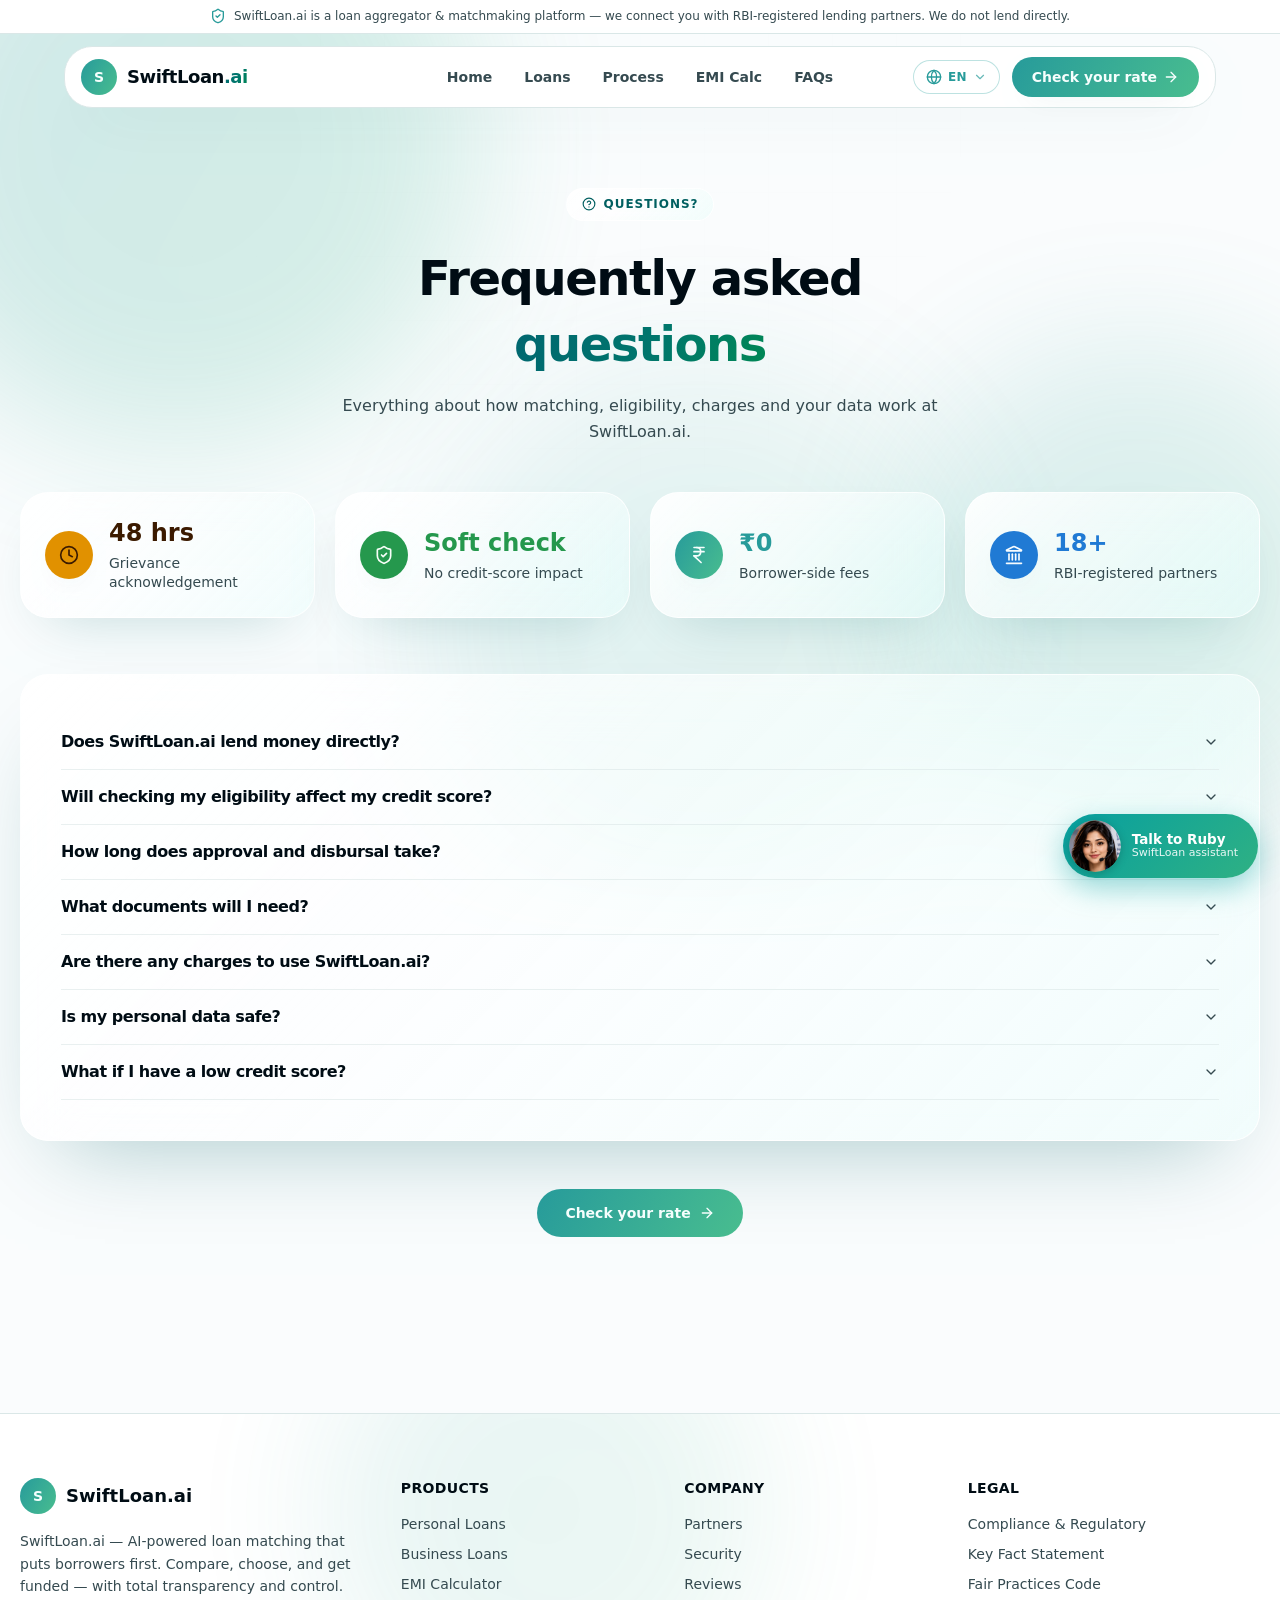
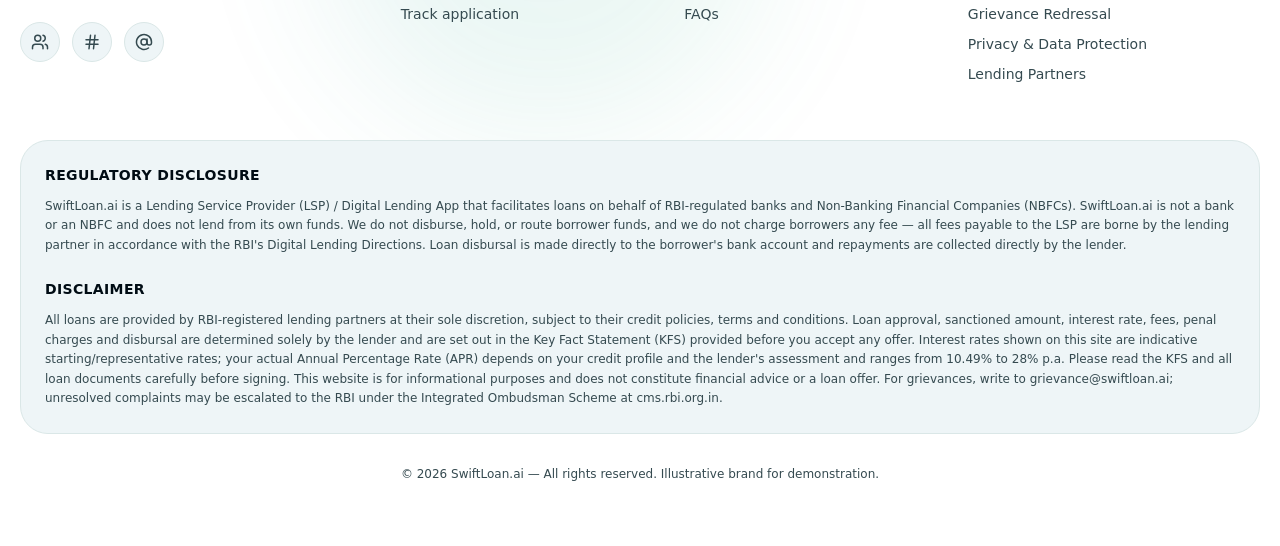
<file: faqs/index.html>
<!DOCTYPE html><html lang="en"><head><meta charSet="utf-8"/><meta name="viewport" content="width=device-width, initial-scale=1"/><link rel="preload" href="/_next/static/media/127c150237bcecd0-s.p.ttf" as="font" crossorigin="" type="font/ttf"/><link rel="preload" href="/_next/static/media/69c33bc0ba7f8eb6-s.p.ttf" as="font" crossorigin="" type="font/ttf"/><link rel="preload" href="/_next/static/media/7b5802537ae413a4-s.p.ttf" as="font" crossorigin="" type="font/ttf"/><link rel="preload" href="/_next/static/media/8e14ea5b67224c03-s.p.ttf" as="font" crossorigin="" type="font/ttf"/><link rel="preload" href="/_next/static/media/de181dbf2d0b1c65-s.p.ttf" as="font" crossorigin="" type="font/ttf"/><link rel="preload" href="/_next/static/media/eef101420556bfb3-s.p.ttf" as="font" crossorigin="" type="font/ttf"/><link rel="preload" href="/_next/static/media/ff3787d88da8b367-s.p.ttf" as="font" crossorigin="" type="font/ttf"/><link rel="stylesheet" href="/_next/static/css/4347d2ba30fdf603.css" data-precedence="next"/><link rel="preload" as="script" fetchPriority="low" href="/_next/static/chunks/webpack-db3cd689fff43f6e.js"/><script src="/_next/static/chunks/fd9d1056-c1f4ccaaac4ce76c.js" async=""></script><script src="/_next/static/chunks/117-80a8fa7d50277a31.js" async=""></script><script src="/_next/static/chunks/main-app-73ad06953d812a29.js" async=""></script><script src="/_next/static/chunks/972-fbcb046784c39975.js" async=""></script><script src="/_next/static/chunks/282-f2833709c693e433.js" async=""></script><script src="/_next/static/chunks/617-fa856ec4f536fea0.js" async=""></script><script src="/_next/static/chunks/532-f9efa28c47149aad.js" async=""></script><script src="/_next/static/chunks/app/faqs/page-7d931612e13311f2.js" async=""></script><script src="/_next/static/chunks/482-5c2d002a31e33bf1.js" async=""></script><script src="/_next/static/chunks/122-4e2003abc3ecadbb.js" async=""></script><script src="/_next/static/chunks/app/layout-7a6e880f2fcfe966.js" async=""></script><meta name="theme-color" content="#0A3F41"/><title>SwiftLoan.ai — Fast · Fair · Secure loans, matched to the right lender</title><meta name="description" content="SwiftLoan.ai uses intelligent qualification and AI lender matching to help you access personal and business loans faster — with transparent terms, bank-grade security, and full consent control."/><meta property="og:title" content="SwiftLoan.ai — Fast · Fair · Secure loans, matched to the right lender"/><meta property="og:description" content="SwiftLoan.ai uses intelligent qualification and AI lender matching to help you access personal and business loans faster — with transparent terms, bank-grade security, and full consent control."/><meta property="og:image" content="https://swiftloan.ai/icon.png"/><meta name="twitter:card" content="summary_large_image"/><meta name="twitter:title" content="SwiftLoan.ai — Fast · Fair · Secure loans, matched to the right lender"/><meta name="twitter:description" content="SwiftLoan.ai uses intelligent qualification and AI lender matching to help you access personal and business loans faster — with transparent terms, bank-grade security, and full consent control."/><meta name="twitter:image" content="https://swiftloan.ai/icon.png"/><link rel="icon" href="data:image/svg+xml,%3Csvg xmlns=&#x27;http://www.w3.org/2000/svg&#x27; viewBox=&#x27;0 0 120 120&#x27;%3E%3Cdefs%3E%3ClinearGradient id=&#x27;g&#x27; x1=&#x27;0&#x27; y1=&#x27;0&#x27; x2=&#x27;1&#x27; y2=&#x27;1&#x27;%3E%3Cstop offset=&#x27;0&#x27; stop-color=&#x27;%230CB6A6&#x27;/%3E%3Cstop offset=&#x27;1&#x27; stop-color=&#x27;%232FB183&#x27;/%3E%3C/linearGradient%3E%3C/defs%3E%3Crect width=&#x27;120&#x27; height=&#x27;120&#x27; rx=&#x27;30&#x27; fill=&#x27;url(%23g)&#x27;/%3E%3Cg stroke=&#x27;white&#x27; stroke-linecap=&#x27;round&#x27;%3E%3Cline x1=&#x27;14&#x27; y1=&#x27;52&#x27; x2=&#x27;36&#x27; y2=&#x27;52&#x27; stroke-width=&#x27;7&#x27; opacity=&#x27;.5&#x27;/%3E%3Cline x1=&#x27;16&#x27; y1=&#x27;72&#x27; x2=&#x27;38&#x27; y2=&#x27;72&#x27; stroke-width=&#x27;7&#x27; opacity=&#x27;.85&#x27;/%3E%3C/g%3E%3Ctext x=&#x27;78&#x27; y=&#x27;88&#x27; text-anchor=&#x27;middle&#x27; fill=&#x27;white&#x27; font-family=&#x27;Arial,sans-serif&#x27; font-size=&#x27;82&#x27; font-weight=&#x27;bold&#x27;%3E%E2%82%B9%3C/text%3E%3C/svg%3E"/><link rel="apple-touch-icon" href="/icon.png"/><meta name="next-size-adjust"/><link href="https://fonts.googleapis.com/css2?family=Material+Symbols+Outlined:opsz,wght,FILL,GRAD@20..48,100..700,0..1,-50..0&amp;display=swap" rel="stylesheet"/><script src="/_next/static/chunks/polyfills-42372ed130431b0a.js" noModule=""></script></head><body class="__variable_1cd6a3 __variable_59ba67"><div aria-hidden="true" class="pointer-events-none fixed inset-0 -z-10 overflow-hidden"><div class="absolute inset-0 bg-background"></div><div class="orb animate-drift h-[38rem] w-[38rem] -top-40 -left-32 opacity-20" style="background:var(--gradient-brand)"></div><div class="orb animate-drift h-[30rem] w-[30rem] top-[38%] -right-24 opacity-15" style="background:var(--gradient-brand);animation-delay:-6s"></div><div class="orb animate-drift h-[34rem] w-[34rem] bottom-0 left-1/3 opacity-10" style="background:var(--gradient-brand);animation-delay:-11s"></div><div class="absolute inset-0 opacity-[0.12]" style="background-image:linear-gradient(to right, color-mix(in oklab, var(--brand) 6%, transparent) 1px, transparent 1px), linear-gradient(to bottom, color-mix(in oklab, var(--brand) 6%, transparent) 1px, transparent 1px);background-size:64px 64px;mask-image:radial-gradient(ellipse at 50% 0%, black, transparent 75%)"></div></div><header class="sticky top-0 z-50"><div class="border-b border-border text-muted-foreground transition-all duration-500 bg-card"><div class="shell flex items-center justify-center gap-2 py-2 text-center text-[0.72rem] leading-snug sm:text-xs"><svg xmlns="http://www.w3.org/2000/svg" width="24" height="24" viewBox="0 0 24 24" fill="none" stroke="currentColor" stroke-width="2" stroke-linecap="round" stroke-linejoin="round" class="lucide lucide-shield-check hidden h-4 w-4 shrink-0 text-primary sm:block" aria-hidden="true"><path d="M20 13c0 5-3.5 7.5-7.66 8.95a1 1 0 0 1-.67-.01C7.5 20.5 4 18 4 13V6a1 1 0 0 1 1-1c2 0 4.5-1.2 6.24-2.72a1.17 1.17 0 0 1 1.52 0C14.51 3.81 17 5 19 5a1 1 0 0 1 1 1z"></path><path d="m9 12 2 2 4-4"></path></svg><p>SwiftLoan.ai is a loan aggregator &amp; matchmaking platform — we connect you with RBI-registered lending partners. We do not lend directly.</p></div></div><div class="px-3 pt-3 transition-all duration-500"><nav class="relative mx-auto flex max-w-6xl items-center gap-4 rounded-3xl border px-4 py-2.5 shadow-[var(--shadow-glass)] backdrop-blur-md transition-all duration-500 bg-card border-border"><a class="flex min-w-0 items-center gap-2.5" href="/"><span class="bg-brand-gradient grid h-9 w-9 shrink-0 place-items-center rounded-xl text-sm font-bold text-primary-foreground shadow-[var(--shadow-soft)]">S</span><span class="font-display truncate text-lg font-bold tracking-tight">SwiftLoan<span class="text-gradient">.ai</span></span></a><div class="pointer-events-none absolute inset-x-0 hidden justify-center md:flex"><div class="pointer-events-auto flex items-center gap-1"><a class="rounded-full px-3.5 py-2 text-sm font-semibold text-muted-foreground transition-colors hover:bg-accent hover:text-accent-foreground" href="/">Home</a><a class="rounded-full px-3.5 py-2 text-sm font-semibold text-muted-foreground transition-colors hover:bg-accent hover:text-accent-foreground" href="/#offers">Loans</a><a class="rounded-full px-3.5 py-2 text-sm font-semibold text-muted-foreground transition-colors hover:bg-accent hover:text-accent-foreground" href="/#journey">Process</a><a class="rounded-full px-3.5 py-2 text-sm font-semibold text-muted-foreground transition-colors hover:bg-accent hover:text-accent-foreground" href="/#emi-calculator">EMI Calc</a><a class="rounded-full px-3.5 py-2 text-sm font-semibold text-muted-foreground transition-colors hover:bg-accent hover:text-accent-foreground" href="/faqs/">FAQs</a></div></div><div class="ml-auto hidden items-center gap-1 md:flex"><button type="button" aria-label="Change language" class="border-primary/30 text-primary hover:bg-accent inline-flex cursor-pointer items-center gap-1.5 rounded-2xl border bg-card/70 px-3 py-2 text-xs font-bold tracking-wide transition-colors" id="radix-:R5m9kq:" aria-haspopup="menu" aria-expanded="false" data-state="closed"><svg xmlns="http://www.w3.org/2000/svg" width="24" height="24" viewBox="0 0 24 24" fill="none" stroke="currentColor" stroke-width="2" stroke-linecap="round" stroke-linejoin="round" class="lucide lucide-globe h-4 w-4" aria-hidden="true"><circle cx="12" cy="12" r="10"></circle><path d="M12 2a14.5 14.5 0 0 0 0 20 14.5 14.5 0 0 0 0-20"></path><path d="M2 12h20"></path></svg>EN<svg xmlns="http://www.w3.org/2000/svg" width="24" height="24" viewBox="0 0 24 24" fill="none" stroke="currentColor" stroke-width="2" stroke-linecap="round" stroke-linejoin="round" class="lucide lucide-chevron-down h-3.5 w-3.5 opacity-70" aria-hidden="true"><path d="m6 9 6 6 6-6"></path></svg></button><a class="bg-brand-gradient ml-2 inline-flex items-center gap-1.5 rounded-full px-5 py-2.5 text-sm font-semibold text-primary-foreground shadow-[var(--shadow-soft)] transition-transform hover:-translate-y-0.5" href="/#lead-form">Check your rate<!-- --> <svg xmlns="http://www.w3.org/2000/svg" width="24" height="24" viewBox="0 0 24 24" fill="none" stroke="currentColor" stroke-width="2" stroke-linecap="round" stroke-linejoin="round" class="lucide lucide-arrow-right h-4 w-4" aria-hidden="true"><path d="M5 12h14"></path><path d="m12 5 7 7-7 7"></path></svg></a></div><button type="button" aria-label="Toggle menu" class="ml-auto grid h-10 w-10 shrink-0 cursor-pointer place-items-center rounded-xl border border-border md:hidden"><svg xmlns="http://www.w3.org/2000/svg" width="24" height="24" viewBox="0 0 24 24" fill="none" stroke="currentColor" stroke-width="2" stroke-linecap="round" stroke-linejoin="round" class="lucide lucide-menu h-5 w-5" aria-hidden="true"><path d="M4 5h16"></path><path d="M4 12h16"></path><path d="M4 19h16"></path></svg></button></nav></div></header><main class="shell py-14 sm:py-20"><div style="transition-delay:0ms" class="transition-all duration-700 ease-out will-change-transform translate-y-5 opacity-0 mx-auto max-w-2xl text-center"><div><span class="eyebrow flex-wrap"><svg xmlns="http://www.w3.org/2000/svg" width="24" height="24" viewBox="0 0 24 24" fill="none" stroke="currentColor" stroke-width="2" stroke-linecap="round" stroke-linejoin="round" class="lucide lucide-circle-question-mark h-3.5 w-3.5 shrink-0" aria-hidden="true"><circle cx="12" cy="12" r="10"></circle><path d="M9.09 9a3 3 0 0 1 5.83 1c0 2-3 3-3 3"></path><path d="M12 17h.01"></path></svg>Questions?</span><h1 class="mt-6 text-3xl leading-snug font-extrabold sm:text-4xl lg:text-5xl">Frequently asked<!-- --> <span class="text-gradient">questions</span></h1><p class="text-muted-foreground mt-4 text-base leading-relaxed">Everything about how matching, eligibility, charges and your data work at SwiftLoan.ai.</p></div></div><div style="transition-delay:80ms" class="transition-all duration-700 ease-out will-change-transform translate-y-5 opacity-0"><div class="mt-12 grid gap-5 sm:grid-cols-2 lg:grid-cols-4"><div class="glass lift flex items-center gap-4 rounded-3xl px-6 py-6"><span class="bg-warning text-warning-foreground grid h-12 w-12 shrink-0 place-items-center rounded-2xl shadow-[var(--shadow-soft)]"><svg xmlns="http://www.w3.org/2000/svg" width="24" height="24" viewBox="0 0 24 24" fill="none" stroke="currentColor" stroke-width="2" stroke-linecap="round" stroke-linejoin="round" class="lucide lucide-clock h-5 w-5" aria-hidden="true"><circle cx="12" cy="12" r="10"></circle><path d="M12 6v6l4 2"></path></svg></span><div class="min-w-0"><p class="font-display text-xl font-extrabold leading-snug sm:text-2xl text-warning-foreground">48 hrs</p><p class="text-muted-foreground mt-1 text-sm leading-snug">Grievance acknowledgement</p></div></div><div class="glass lift flex items-center gap-4 rounded-3xl px-6 py-6"><span class="bg-success text-success-foreground grid h-12 w-12 shrink-0 place-items-center rounded-2xl shadow-[var(--shadow-soft)]"><svg xmlns="http://www.w3.org/2000/svg" width="24" height="24" viewBox="0 0 24 24" fill="none" stroke="currentColor" stroke-width="2" stroke-linecap="round" stroke-linejoin="round" class="lucide lucide-shield-check h-5 w-5" aria-hidden="true"><path d="M20 13c0 5-3.5 7.5-7.66 8.95a1 1 0 0 1-.67-.01C7.5 20.5 4 18 4 13V6a1 1 0 0 1 1-1c2 0 4.5-1.2 6.24-2.72a1.17 1.17 0 0 1 1.52 0C14.51 3.81 17 5 19 5a1 1 0 0 1 1 1z"></path><path d="m9 12 2 2 4-4"></path></svg></span><div class="min-w-0"><p class="font-display text-xl font-extrabold leading-snug sm:text-2xl text-success">Soft check</p><p class="text-muted-foreground mt-1 text-sm leading-snug">No credit-score impact</p></div></div><div class="glass lift flex items-center gap-4 rounded-3xl px-6 py-6"><span class="bg-brand-gradient text-primary-foreground grid h-12 w-12 shrink-0 place-items-center rounded-2xl shadow-[var(--shadow-soft)]"><svg xmlns="http://www.w3.org/2000/svg" width="24" height="24" viewBox="0 0 24 24" fill="none" stroke="currentColor" stroke-width="2" stroke-linecap="round" stroke-linejoin="round" class="lucide lucide-indian-rupee h-5 w-5" aria-hidden="true"><path d="M6 3h12"></path><path d="M6 8h12"></path><path d="m6 13 8.5 8"></path><path d="M6 13h3"></path><path d="M9 13c6.667 0 6.667-10 0-10"></path></svg></span><div class="min-w-0"><p class="font-display text-xl font-extrabold leading-snug sm:text-2xl text-primary">₹0</p><p class="text-muted-foreground mt-1 text-sm leading-snug">Borrower-side fees</p></div></div><div class="glass lift flex items-center gap-4 rounded-3xl px-6 py-6"><span class="bg-info text-info-foreground grid h-12 w-12 shrink-0 place-items-center rounded-2xl shadow-[var(--shadow-soft)]"><svg xmlns="http://www.w3.org/2000/svg" width="24" height="24" viewBox="0 0 24 24" fill="none" stroke="currentColor" stroke-width="2" stroke-linecap="round" stroke-linejoin="round" class="lucide lucide-landmark h-5 w-5" aria-hidden="true"><path d="M10 18v-7"></path><path d="M11.119 2.205a2 2 0 0 1 1.762 0l7.84 3.846A.5.5 0 0 1 20.5 7h-17a.5.5 0 0 1-.22-.949z"></path><path d="M14 18v-7"></path><path d="M18 18v-7"></path><path d="M3 22h18"></path><path d="M6 18v-7"></path></svg></span><div class="min-w-0"><p class="font-display text-xl font-extrabold leading-snug sm:text-2xl text-info">18+</p><p class="text-muted-foreground mt-1 text-sm leading-snug">RBI-registered partners</p></div></div></div></div><div style="transition-delay:120ms" class="transition-all duration-700 ease-out will-change-transform translate-y-5 opacity-0"><div class="glass-panel mt-14 p-4 sm:p-10"><div class="w-full" data-orientation="vertical"><div data-state="closed" data-orientation="vertical" class="border-b border-border/60"><h3 data-orientation="vertical" data-state="closed" class="flex"><button type="button" aria-expanded="false" data-state="closed" data-orientation="vertical" id="radix-:R1efndkq:" class="flex flex-1 items-center justify-between py-4 cursor-pointer transition-all [&amp;[data-state=open]&gt;svg]:rotate-180 text-left text-base leading-snug font-semibold hover:no-underline" data-radix-collection-item="">Does SwiftLoan.ai lend money directly?<svg xmlns="http://www.w3.org/2000/svg" width="24" height="24" viewBox="0 0 24 24" fill="none" stroke="currentColor" stroke-width="2" stroke-linecap="round" stroke-linejoin="round" class="lucide lucide-chevron-down h-4 w-4 shrink-0 text-muted-foreground transition-transform duration-200" aria-hidden="true"><path d="m6 9 6 6 6-6"></path></svg></button></h3><div data-state="closed" id="radix-:R9efndkq:" hidden="" role="region" aria-labelledby="radix-:R1efndkq:" data-orientation="vertical" class="overflow-hidden text-sm data-[state=closed]:animate-accordion-up data-[state=open]:animate-accordion-down" style="--radix-accordion-content-height:var(--radix-collapsible-content-height);--radix-accordion-content-width:var(--radix-collapsible-content-width)"></div></div><div data-state="closed" data-orientation="vertical" class="border-b border-border/60"><h3 data-orientation="vertical" data-state="closed" class="flex"><button type="button" aria-expanded="false" data-state="closed" data-orientation="vertical" id="radix-:R2efndkq:" class="flex flex-1 items-center justify-between py-4 cursor-pointer transition-all [&amp;[data-state=open]&gt;svg]:rotate-180 text-left text-base leading-snug font-semibold hover:no-underline" data-radix-collection-item="">Will checking my eligibility affect my credit score?<svg xmlns="http://www.w3.org/2000/svg" width="24" height="24" viewBox="0 0 24 24" fill="none" stroke="currentColor" stroke-width="2" stroke-linecap="round" stroke-linejoin="round" class="lucide lucide-chevron-down h-4 w-4 shrink-0 text-muted-foreground transition-transform duration-200" aria-hidden="true"><path d="m6 9 6 6 6-6"></path></svg></button></h3><div data-state="closed" id="radix-:Raefndkq:" hidden="" role="region" aria-labelledby="radix-:R2efndkq:" data-orientation="vertical" class="overflow-hidden text-sm data-[state=closed]:animate-accordion-up data-[state=open]:animate-accordion-down" style="--radix-accordion-content-height:var(--radix-collapsible-content-height);--radix-accordion-content-width:var(--radix-collapsible-content-width)"></div></div><div data-state="closed" data-orientation="vertical" class="border-b border-border/60"><h3 data-orientation="vertical" data-state="closed" class="flex"><button type="button" aria-expanded="false" data-state="closed" data-orientation="vertical" id="radix-:R3efndkq:" class="flex flex-1 items-center justify-between py-4 cursor-pointer transition-all [&amp;[data-state=open]&gt;svg]:rotate-180 text-left text-base leading-snug font-semibold hover:no-underline" data-radix-collection-item="">How long does approval and disbursal take?<svg xmlns="http://www.w3.org/2000/svg" width="24" height="24" viewBox="0 0 24 24" fill="none" stroke="currentColor" stroke-width="2" stroke-linecap="round" stroke-linejoin="round" class="lucide lucide-chevron-down h-4 w-4 shrink-0 text-muted-foreground transition-transform duration-200" aria-hidden="true"><path d="m6 9 6 6 6-6"></path></svg></button></h3><div data-state="closed" id="radix-:Rbefndkq:" hidden="" role="region" aria-labelledby="radix-:R3efndkq:" data-orientation="vertical" class="overflow-hidden text-sm data-[state=closed]:animate-accordion-up data-[state=open]:animate-accordion-down" style="--radix-accordion-content-height:var(--radix-collapsible-content-height);--radix-accordion-content-width:var(--radix-collapsible-content-width)"></div></div><div data-state="closed" data-orientation="vertical" class="border-b border-border/60"><h3 data-orientation="vertical" data-state="closed" class="flex"><button type="button" aria-expanded="false" data-state="closed" data-orientation="vertical" id="radix-:R4efndkq:" class="flex flex-1 items-center justify-between py-4 cursor-pointer transition-all [&amp;[data-state=open]&gt;svg]:rotate-180 text-left text-base leading-snug font-semibold hover:no-underline" data-radix-collection-item="">What documents will I need?<svg xmlns="http://www.w3.org/2000/svg" width="24" height="24" viewBox="0 0 24 24" fill="none" stroke="currentColor" stroke-width="2" stroke-linecap="round" stroke-linejoin="round" class="lucide lucide-chevron-down h-4 w-4 shrink-0 text-muted-foreground transition-transform duration-200" aria-hidden="true"><path d="m6 9 6 6 6-6"></path></svg></button></h3><div data-state="closed" id="radix-:Rcefndkq:" hidden="" role="region" aria-labelledby="radix-:R4efndkq:" data-orientation="vertical" class="overflow-hidden text-sm data-[state=closed]:animate-accordion-up data-[state=open]:animate-accordion-down" style="--radix-accordion-content-height:var(--radix-collapsible-content-height);--radix-accordion-content-width:var(--radix-collapsible-content-width)"></div></div><div data-state="closed" data-orientation="vertical" class="border-b border-border/60"><h3 data-orientation="vertical" data-state="closed" class="flex"><button type="button" aria-expanded="false" data-state="closed" data-orientation="vertical" id="radix-:R5efndkq:" class="flex flex-1 items-center justify-between py-4 cursor-pointer transition-all [&amp;[data-state=open]&gt;svg]:rotate-180 text-left text-base leading-snug font-semibold hover:no-underline" data-radix-collection-item="">Are there any charges to use SwiftLoan.ai?<svg xmlns="http://www.w3.org/2000/svg" width="24" height="24" viewBox="0 0 24 24" fill="none" stroke="currentColor" stroke-width="2" stroke-linecap="round" stroke-linejoin="round" class="lucide lucide-chevron-down h-4 w-4 shrink-0 text-muted-foreground transition-transform duration-200" aria-hidden="true"><path d="m6 9 6 6 6-6"></path></svg></button></h3><div data-state="closed" id="radix-:Rdefndkq:" hidden="" role="region" aria-labelledby="radix-:R5efndkq:" data-orientation="vertical" class="overflow-hidden text-sm data-[state=closed]:animate-accordion-up data-[state=open]:animate-accordion-down" style="--radix-accordion-content-height:var(--radix-collapsible-content-height);--radix-accordion-content-width:var(--radix-collapsible-content-width)"></div></div><div data-state="closed" data-orientation="vertical" class="border-b border-border/60"><h3 data-orientation="vertical" data-state="closed" class="flex"><button type="button" aria-expanded="false" data-state="closed" data-orientation="vertical" id="radix-:R6efndkq:" class="flex flex-1 items-center justify-between py-4 cursor-pointer transition-all [&amp;[data-state=open]&gt;svg]:rotate-180 text-left text-base leading-snug font-semibold hover:no-underline" data-radix-collection-item="">Is my personal data safe?<svg xmlns="http://www.w3.org/2000/svg" width="24" height="24" viewBox="0 0 24 24" fill="none" stroke="currentColor" stroke-width="2" stroke-linecap="round" stroke-linejoin="round" class="lucide lucide-chevron-down h-4 w-4 shrink-0 text-muted-foreground transition-transform duration-200" aria-hidden="true"><path d="m6 9 6 6 6-6"></path></svg></button></h3><div data-state="closed" id="radix-:Reefndkq:" hidden="" role="region" aria-labelledby="radix-:R6efndkq:" data-orientation="vertical" class="overflow-hidden text-sm data-[state=closed]:animate-accordion-up data-[state=open]:animate-accordion-down" style="--radix-accordion-content-height:var(--radix-collapsible-content-height);--radix-accordion-content-width:var(--radix-collapsible-content-width)"></div></div><div data-state="closed" data-orientation="vertical" class="border-b border-border/60"><h3 data-orientation="vertical" data-state="closed" class="flex"><button type="button" aria-expanded="false" data-state="closed" data-orientation="vertical" id="radix-:R7efndkq:" class="flex flex-1 items-center justify-between py-4 cursor-pointer transition-all [&amp;[data-state=open]&gt;svg]:rotate-180 text-left text-base leading-snug font-semibold hover:no-underline" data-radix-collection-item="">What if I have a low credit score?<svg xmlns="http://www.w3.org/2000/svg" width="24" height="24" viewBox="0 0 24 24" fill="none" stroke="currentColor" stroke-width="2" stroke-linecap="round" stroke-linejoin="round" class="lucide lucide-chevron-down h-4 w-4 shrink-0 text-muted-foreground transition-transform duration-200" aria-hidden="true"><path d="m6 9 6 6 6-6"></path></svg></button></h3><div data-state="closed" id="radix-:Rfefndkq:" hidden="" role="region" aria-labelledby="radix-:R7efndkq:" data-orientation="vertical" class="overflow-hidden text-sm data-[state=closed]:animate-accordion-up data-[state=open]:animate-accordion-down" style="--radix-accordion-content-height:var(--radix-collapsible-content-height);--radix-accordion-content-width:var(--radix-collapsible-content-width)"></div></div></div></div></div><div style="transition-delay:200ms" class="transition-all duration-700 ease-out will-change-transform translate-y-5 opacity-0"><div class="mt-12 text-center"><a class="bg-brand-gradient inline-flex min-h-10 flex-wrap items-center justify-center gap-2 rounded-full px-7 py-3.5 text-sm font-semibold text-primary-foreground shadow-[var(--shadow-float)] transition-transform hover:-translate-y-0.5" href="/#lead-form">Check your rate<!-- --> <svg xmlns="http://www.w3.org/2000/svg" width="24" height="24" viewBox="0 0 24 24" fill="none" stroke="currentColor" stroke-width="2" stroke-linecap="round" stroke-linejoin="round" class="lucide lucide-arrow-right h-4 w-4 shrink-0" aria-hidden="true"><path d="M5 12h14"></path><path d="m12 5 7 7-7 7"></path></svg></a></div></div></main><footer class="bg-card relative mt-16 sm:mt-24 overflow-hidden border-t border-border text-foreground"><div aria-hidden="true" class="orb animate-drift -top-32 left-1/4 h-[28rem] w-[28rem] opacity-10" style="background:var(--gradient-brand)"></div><div class="shell relative py-12 sm:py-16"><div class="grid gap-10 sm:grid-cols-2 lg:grid-cols-[1.4fr_1fr_1fr_1.2fr]"><div class="min-w-0 sm:col-span-2 lg:col-span-1"><div class="flex items-center gap-2.5"><span class="bg-brand-gradient grid h-9 w-9 place-items-center rounded-xl text-sm font-bold text-primary-foreground shadow-[var(--shadow-soft)]">S</span><span class="font-display text-lg font-bold">SwiftLoan.ai</span></div><p class="mt-4 max-w-sm text-sm leading-relaxed text-muted-foreground">SwiftLoan.ai — AI-powered loan matching that puts borrowers first. Compare, choose, and get funded — with total transparency and control.</p><div class="mt-6 flex gap-3"><span class="grid h-10 w-10 place-items-center rounded-xl border border-border bg-muted text-muted-foreground transition-transform hover:-translate-y-1 hover:bg-primary/10 hover:text-primary"><svg xmlns="http://www.w3.org/2000/svg" width="24" height="24" viewBox="0 0 24 24" fill="none" stroke="currentColor" stroke-width="2" stroke-linecap="round" stroke-linejoin="round" class="lucide lucide-users h-4.5 w-4.5" aria-hidden="true"><path d="M16 21v-2a4 4 0 0 0-4-4H6a4 4 0 0 0-4 4v2"></path><path d="M16 3.128a4 4 0 0 1 0 7.744"></path><path d="M22 21v-2a4 4 0 0 0-3-3.87"></path><circle cx="9" cy="7" r="4"></circle></svg></span><span class="grid h-10 w-10 place-items-center rounded-xl border border-border bg-muted text-muted-foreground transition-transform hover:-translate-y-1 hover:bg-primary/10 hover:text-primary"><svg xmlns="http://www.w3.org/2000/svg" width="24" height="24" viewBox="0 0 24 24" fill="none" stroke="currentColor" stroke-width="2" stroke-linecap="round" stroke-linejoin="round" class="lucide lucide-hash h-4.5 w-4.5" aria-hidden="true"><line x1="4" x2="20" y1="9" y2="9"></line><line x1="4" x2="20" y1="15" y2="15"></line><line x1="10" x2="8" y1="3" y2="21"></line><line x1="16" x2="14" y1="3" y2="21"></line></svg></span><span class="grid h-10 w-10 place-items-center rounded-xl border border-border bg-muted text-muted-foreground transition-transform hover:-translate-y-1 hover:bg-primary/10 hover:text-primary"><svg xmlns="http://www.w3.org/2000/svg" width="24" height="24" viewBox="0 0 24 24" fill="none" stroke="currentColor" stroke-width="2" stroke-linecap="round" stroke-linejoin="round" class="lucide lucide-at-sign h-4.5 w-4.5" aria-hidden="true"><circle cx="12" cy="12" r="4"></circle><path d="M16 8v5a3 3 0 0 0 6 0v-1a10 10 0 1 0-4 8"></path></svg></span></div></div><div class="min-w-0"><h4 class="text-sm font-bold tracking-wide uppercase">Products</h4><ul class="mt-4 space-y-2.5 text-sm text-muted-foreground"><li><span class="cursor-pointer transition-colors hover:text-foreground hover:underline">Personal Loans</span></li><li><span class="cursor-pointer transition-colors hover:text-foreground hover:underline">Business Loans</span></li><li><span class="cursor-pointer transition-colors hover:text-foreground hover:underline">EMI Calculator</span></li><li><span class="cursor-pointer transition-colors hover:text-foreground hover:underline">Track application</span></li></ul></div><div class="min-w-0"><h4 class="text-sm font-bold tracking-wide uppercase">Company</h4><ul class="mt-4 space-y-2.5 text-sm text-muted-foreground"><li><span class="cursor-pointer transition-colors hover:text-foreground hover:underline">Partners</span></li><li><span class="cursor-pointer transition-colors hover:text-foreground hover:underline">Security</span></li><li><span class="cursor-pointer transition-colors hover:text-foreground hover:underline">Reviews</span></li><li><a class="transition-colors hover:text-foreground hover:underline" href="/faqs/">FAQs</a></li></ul></div><div class="min-w-0"><h4 class="text-sm font-bold tracking-wide uppercase">Legal</h4><ul class="mt-4 space-y-2.5 text-sm text-muted-foreground"><li><span class="cursor-pointer transition-colors hover:text-foreground hover:underline">Compliance &amp; Regulatory</span></li><li><span class="cursor-pointer transition-colors hover:text-foreground hover:underline">Key Fact Statement</span></li><li><span class="cursor-pointer transition-colors hover:text-foreground hover:underline">Fair Practices Code</span></li><li><span class="cursor-pointer transition-colors hover:text-foreground hover:underline">Grievance Redressal</span></li><li><span class="cursor-pointer transition-colors hover:text-foreground hover:underline">Privacy &amp; Data Protection</span></li><li><span class="cursor-pointer transition-colors hover:text-foreground hover:underline">Lending Partners</span></li></ul></div></div><div class="bg-muted mt-12 rounded-3xl border border-border p-5 sm:mt-14 sm:p-6"><h4 class="text-sm font-bold tracking-wide uppercase">Regulatory disclosure</h4><p class="mt-3 text-xs leading-relaxed text-muted-foreground">SwiftLoan.ai is a Lending Service Provider (LSP) / Digital Lending App that facilitates loans on behalf of RBI-regulated banks and Non-Banking Financial Companies (NBFCs). SwiftLoan.ai is not a bank or an NBFC and does not lend from its own funds. We do not disburse, hold, or route borrower funds, and we do not charge borrowers any fee — all fees payable to the LSP are borne by the lending partner in accordance with the RBI&#x27;s Digital Lending Directions. Loan disbursal is made directly to the borrower&#x27;s bank account and repayments are collected directly by the lender.</p><h4 class="mt-6 text-sm font-bold tracking-wide uppercase">Disclaimer</h4><p class="mt-3 text-xs leading-relaxed text-muted-foreground">All loans are provided by RBI-registered lending partners at their sole discretion, subject to their credit policies, terms and conditions. Loan approval, sanctioned amount, interest rate, fees, penal charges and disbursal are determined solely by the lender and are set out in the Key Fact Statement (KFS) provided before you accept any offer. Interest rates shown on this site are indicative starting/representative rates; your actual Annual Percentage Rate (APR) depends on your credit profile and the lender&#x27;s assessment and ranges from 10.49% to 28% p.a. Please read the KFS and all loan documents carefully before signing. This website is for informational purposes and does not constitute financial advice or a loan offer. For grievances, write to grievance@swiftloan.ai; unresolved complaints may be escalated to the RBI under the Integrated Ombudsman Scheme at cms.rbi.org.in.</p></div><p class="mt-8 text-center text-xs text-muted-foreground">© 2026 SwiftLoan.ai — All rights reserved. Illustrative brand for demonstration.</p></div></footer><section aria-label="Notifications alt+T" tabindex="-1" aria-live="polite" aria-relevant="additions text" aria-atomic="false" data-react-aria-top-layer="true"></section><script src="/_next/static/chunks/webpack-db3cd689fff43f6e.js" async=""></script><script>(self.__next_f=self.__next_f||[]).push([0]);self.__next_f.push([2,null])</script><script>self.__next_f.push([1,"1:HL[\"/_next/static/media/127c150237bcecd0-s.p.ttf\",\"font\",{\"crossOrigin\":\"\",\"type\":\"font/ttf\"}]\n2:HL[\"/_next/static/media/69c33bc0ba7f8eb6-s.p.ttf\",\"font\",{\"crossOrigin\":\"\",\"type\":\"font/ttf\"}]\n3:HL[\"/_next/static/media/7b5802537ae413a4-s.p.ttf\",\"font\",{\"crossOrigin\":\"\",\"type\":\"font/ttf\"}]\n4:HL[\"/_next/static/media/8e14ea5b67224c03-s.p.ttf\",\"font\",{\"crossOrigin\":\"\",\"type\":\"font/ttf\"}]\n5:HL[\"/_next/static/media/de181dbf2d0b1c65-s.p.ttf\",\"font\",{\"crossOrigin\":\"\",\"type\":\"font/ttf\"}]\n6:HL[\"/_next/static/media/eef101420556bfb3-s.p.ttf\",\"font\",{\"crossOrigin\":\"\",\"type\":\"font/ttf\"}]\n7:HL[\"/_next/static/media/ff3787d88da8b367-s.p.ttf\",\"font\",{\"crossOrigin\":\"\",\"type\":\"font/ttf\"}]\n8:HL[\"/_next/static/css/4347d2ba30fdf603.css\",\"style\"]\n"])</script><script>self.__next_f.push([1,"9:I[2846,[],\"\"]\nb:I[9107,[],\"ClientPageRoot\"]\nc:I[44,[\"972\",\"static/chunks/972-fbcb046784c39975.js\",\"282\",\"static/chunks/282-f2833709c693e433.js\",\"617\",\"static/chunks/617-fa856ec4f536fea0.js\",\"532\",\"static/chunks/532-f9efa28c47149aad.js\",\"99\",\"static/chunks/app/faqs/page-7d931612e13311f2.js\"],\"default\",1]\nd:I[4707,[],\"\"]\ne:I[6423,[],\"\"]\nf:I[8661,[\"972\",\"static/chunks/972-fbcb046784c39975.js\",\"282\",\"static/chunks/282-f2833709c693e433.js\",\"482\",\"static/chunks/482-5c2d002a31e33bf1.js\",\"122\",\"static/chunks/122-4e2003abc3ecadbb.js\",\"532\",\"static/chunks/532-f9efa28c47149aad.js\",\"185\",\"static/chunks/app/layout-7a6e880f2fcfe966.js\"],\"LanguageProvider\"]\n10:I[2875,[\"972\",\"static/chunks/972-fbcb046784c39975.js\",\"282\",\"static/chunks/282-f2833709c693e433.js\",\"482\",\"static/chunks/482-5c2d002a31e33bf1.js\",\"122\",\"static/chunks/122-4e2003abc3ecadbb.js\",\"532\",\"static/chunks/532-f9efa28c47149aad.js\",\"185\",\"static/chunks/app/layout-7a6e880f2fcfe966.js\"],\"Backdrop\"]\n11:I[187,[\"972\",\"static/chunks/972-fbcb046784c39975.js\",\"282\",\"static/chunks/282-f2833709c693e433.js\",\"482\",\"static/chunks/482-5c2d002a31e33bf1.js\",\"122\",\"static/chunks/122-4e2003abc3ecadbb.js\",\"532\",\"static/chunks/532-f9efa28c47149aad.js\",\"185\",\"static/chunks/app/layout-7a6e880f2fcfe966.js\"],\"SiteHeader\"]\n12:I[3822,[\"972\",\"static/chunks/972-fbcb046784c39975.js\",\"282\",\"static/chunks/282-f2833709c693e433.js\",\"482\",\"static/chunks/482-5c2d002a31e33bf1.js\",\"122\",\"static/chunks/122-4e2003abc3ecadbb.js\",\"532\",\"static/chunks/532-f9efa28c47149aad.js\",\"185\",\"static/chunks/app/layout-7a6e880f2fcfe966.js\"],\"SiteFooter\"]\n13:I[4903,[\"972\",\"static/chunks/972-fbcb046784c39975.js\",\"282\",\"static/chunks/282-f2833709c693e433.js\",\"482\",\"static/chunks/482-5c2d002a31e33bf1.js\",\"122\",\"static/chunks/122-4e2003abc3ecadbb.js\",\"532\",\"static/chunks/532-f9efa28c47149aad.js\",\"185\",\"static/chunks/app/layout-7a6e880f2fcfe966.js\"],\"Toaster\"]\n14:I[8960,[\"972\",\"static/chunks/972-fbcb046784c39975.js\",\"282\",\"static/chunks/282-f2833709c693e433.js\",\"482\",\"static/chunks/482-5c2d002a31e33bf1.js\",\"122\",\"static/ch"])</script><script>self.__next_f.push([1,"unks/122-4e2003abc3ecadbb.js\",\"532\",\"static/chunks/532-f9efa28c47149aad.js\",\"185\",\"static/chunks/app/layout-7a6e880f2fcfe966.js\"],\"default\"]\n15:I[842,[\"972\",\"static/chunks/972-fbcb046784c39975.js\",\"282\",\"static/chunks/282-f2833709c693e433.js\",\"482\",\"static/chunks/482-5c2d002a31e33bf1.js\",\"122\",\"static/chunks/122-4e2003abc3ecadbb.js\",\"532\",\"static/chunks/532-f9efa28c47149aad.js\",\"185\",\"static/chunks/app/layout-7a6e880f2fcfe966.js\"],\"default\"]\n17:I[1060,[],\"\"]\n18:[]\n"])</script><script>self.__next_f.push([1,"0:[\"$\",\"$L9\",null,{\"buildId\":\"OP2mIqvHMJN2Qzbp7NEQ7\",\"assetPrefix\":\"\",\"urlParts\":[\"\",\"faqs\",\"\"],\"initialTree\":[\"\",{\"children\":[\"faqs\",{\"children\":[\"__PAGE__\",{}]}]},\"$undefined\",\"$undefined\",true],\"initialSeedData\":[\"\",{\"children\":[\"faqs\",{\"children\":[\"__PAGE__\",{},[[\"$La\",[\"$\",\"$Lb\",null,{\"props\":{\"params\":{},\"searchParams\":{}},\"Component\":\"$c\"}],null],null],null]},[null,[\"$\",\"$Ld\",null,{\"parallelRouterKey\":\"children\",\"segmentPath\":[\"children\",\"faqs\",\"children\"],\"error\":\"$undefined\",\"errorStyles\":\"$undefined\",\"errorScripts\":\"$undefined\",\"template\":[\"$\",\"$Le\",null,{}],\"templateStyles\":\"$undefined\",\"templateScripts\":\"$undefined\",\"notFound\":\"$undefined\",\"notFoundStyles\":\"$undefined\"}]],null]},[[[[\"$\",\"link\",\"0\",{\"rel\":\"stylesheet\",\"href\":\"/_next/static/css/4347d2ba30fdf603.css\",\"precedence\":\"next\",\"crossOrigin\":\"$undefined\"}]],[\"$\",\"html\",null,{\"lang\":\"en\",\"children\":[[\"$\",\"head\",null,{\"children\":[\"$\",\"link\",null,{\"href\":\"https://fonts.googleapis.com/css2?family=Material+Symbols+Outlined:opsz,wght,FILL,GRAD@20..48,100..700,0..1,-50..0\u0026display=swap\",\"rel\":\"stylesheet\"}]}],[\"$\",\"body\",null,{\"className\":\"__variable_1cd6a3 __variable_59ba67\",\"children\":[[\"$\",\"$Lf\",null,{\"children\":[[\"$\",\"$L10\",null,{}],[\"$\",\"$L11\",null,{}],[\"$\",\"$Ld\",null,{\"parallelRouterKey\":\"children\",\"segmentPath\":[\"children\"],\"error\":\"$undefined\",\"errorStyles\":\"$undefined\",\"errorScripts\":\"$undefined\",\"template\":[\"$\",\"$Le\",null,{}],\"templateStyles\":\"$undefined\",\"templateScripts\":\"$undefined\",\"notFound\":[[\"$\",\"title\",null,{\"children\":\"404: This page could not be found.\"}],[\"$\",\"div\",null,{\"style\":{\"fontFamily\":\"system-ui,\\\"Segoe UI\\\",Roboto,Helvetica,Arial,sans-serif,\\\"Apple Color Emoji\\\",\\\"Segoe UI Emoji\\\"\",\"height\":\"100vh\",\"textAlign\":\"center\",\"display\":\"flex\",\"flexDirection\":\"column\",\"alignItems\":\"center\",\"justifyContent\":\"center\"},\"children\":[\"$\",\"div\",null,{\"children\":[[\"$\",\"style\",null,{\"dangerouslySetInnerHTML\":{\"__html\":\"body{color:#000;background:#fff;margin:0}.next-error-h1{border-right:1px solid rgba(0,0,0,.3)}@media (prefers-color-scheme:dark){body{color:#fff;background:#000}.next-error-h1{border-right:1px solid rgba(255,255,255,.3)}}\"}}],[\"$\",\"h1\",null,{\"className\":\"next-error-h1\",\"style\":{\"display\":\"inline-block\",\"margin\":\"0 20px 0 0\",\"padding\":\"0 23px 0 0\",\"fontSize\":24,\"fontWeight\":500,\"verticalAlign\":\"top\",\"lineHeight\":\"49px\"},\"children\":\"404\"}],[\"$\",\"div\",null,{\"style\":{\"display\":\"inline-block\"},\"children\":[\"$\",\"h2\",null,{\"style\":{\"fontSize\":14,\"fontWeight\":400,\"lineHeight\":\"49px\",\"margin\":0},\"children\":\"This page could not be found.\"}]}]]}]}]],\"notFoundStyles\":[]}],[\"$\",\"$L12\",null,{}],[\"$\",\"$L13\",null,{}]]}],[\"$\",\"$L14\",null,{}],[\"$\",\"$L15\",null,{}]]}]]}]],null],null],\"couldBeIntercepted\":false,\"initialHead\":[null,\"$L16\"],\"globalErrorComponent\":\"$17\",\"missingSlots\":\"$W18\"}]\n"])</script><script>self.__next_f.push([1,"16:[[\"$\",\"meta\",\"0\",{\"name\":\"viewport\",\"content\":\"width=device-width, initial-scale=1\"}],[\"$\",\"meta\",\"1\",{\"name\":\"theme-color\",\"content\":\"#0A3F41\"}],[\"$\",\"meta\",\"2\",{\"charSet\":\"utf-8\"}],[\"$\",\"title\",\"3\",{\"children\":\"SwiftLoan.ai — Fast · Fair · Secure loans, matched to the right lender\"}],[\"$\",\"meta\",\"4\",{\"name\":\"description\",\"content\":\"SwiftLoan.ai uses intelligent qualification and AI lender matching to help you access personal and business loans faster — with transparent terms, bank-grade security, and full consent control.\"}],[\"$\",\"meta\",\"5\",{\"property\":\"og:title\",\"content\":\"SwiftLoan.ai — Fast · Fair · Secure loans, matched to the right lender\"}],[\"$\",\"meta\",\"6\",{\"property\":\"og:description\",\"content\":\"SwiftLoan.ai uses intelligent qualification and AI lender matching to help you access personal and business loans faster — with transparent terms, bank-grade security, and full consent control.\"}],[\"$\",\"meta\",\"7\",{\"property\":\"og:image\",\"content\":\"https://swiftloan.ai/icon.png\"}],[\"$\",\"meta\",\"8\",{\"name\":\"twitter:card\",\"content\":\"summary_large_image\"}],[\"$\",\"meta\",\"9\",{\"name\":\"twitter:title\",\"content\":\"SwiftLoan.ai — Fast · Fair · Secure loans, matched to the right lender\"}],[\"$\",\"meta\",\"10\",{\"name\":\"twitter:description\",\"content\":\"SwiftLoan.ai uses intelligent qualification and AI lender matching to help you access personal and business loans faster — with transparent terms, bank-grade security, and full consent control.\"}],[\"$\",\"meta\",\"11\",{\"name\":\"twitter:image\",\"content\":\"https://swiftloan.ai/icon.png\"}],[\"$\",\"link\",\"12\",{\"rel\":\"icon\",\"href\":\"data:image/svg+xml,%3Csvg xmlns='http://www.w3.org/2000/svg' viewBox='0 0 120 120'%3E%3Cdefs%3E%3ClinearGradient id='g' x1='0' y1='0' x2='1' y2='1'%3E%3Cstop offset='0' stop-color='%230CB6A6'/%3E%3Cstop offset='1' stop-color='%232FB183'/%3E%3C/linearGradient%3E%3C/defs%3E%3Crect width='120' height='120' rx='30' fill='url(%23g)'/%3E%3Cg stroke='white' stroke-linecap='round'%3E%3Cline x1='14' y1='52' x2='36' y2='52' stroke-width='7' opacity='.5'/%3E%3Cline x1='16' y1='72' x2='38' y2='72' stroke-width='7' opacity='.85'/%3E%3C/g%3E%3Ctext x='78' y='88' text-anchor='middle' fill='white' font-family='Arial,sans-serif' font-size='82' font-weight='bold'%3E%E2%82%B9%3C/text%3E%3C/svg%3E\"}],[\"$\",\"link\",\"13\",{\"rel\":\"apple-touch-icon\",\"href\":\"/icon.png\"}],[\"$\",\"meta\",\"14\",{\"name\":\"next-size-adjust\"}]]\n"])</script><script>self.__next_f.push([1,"a:null\n"])</script></body></html>
</file>
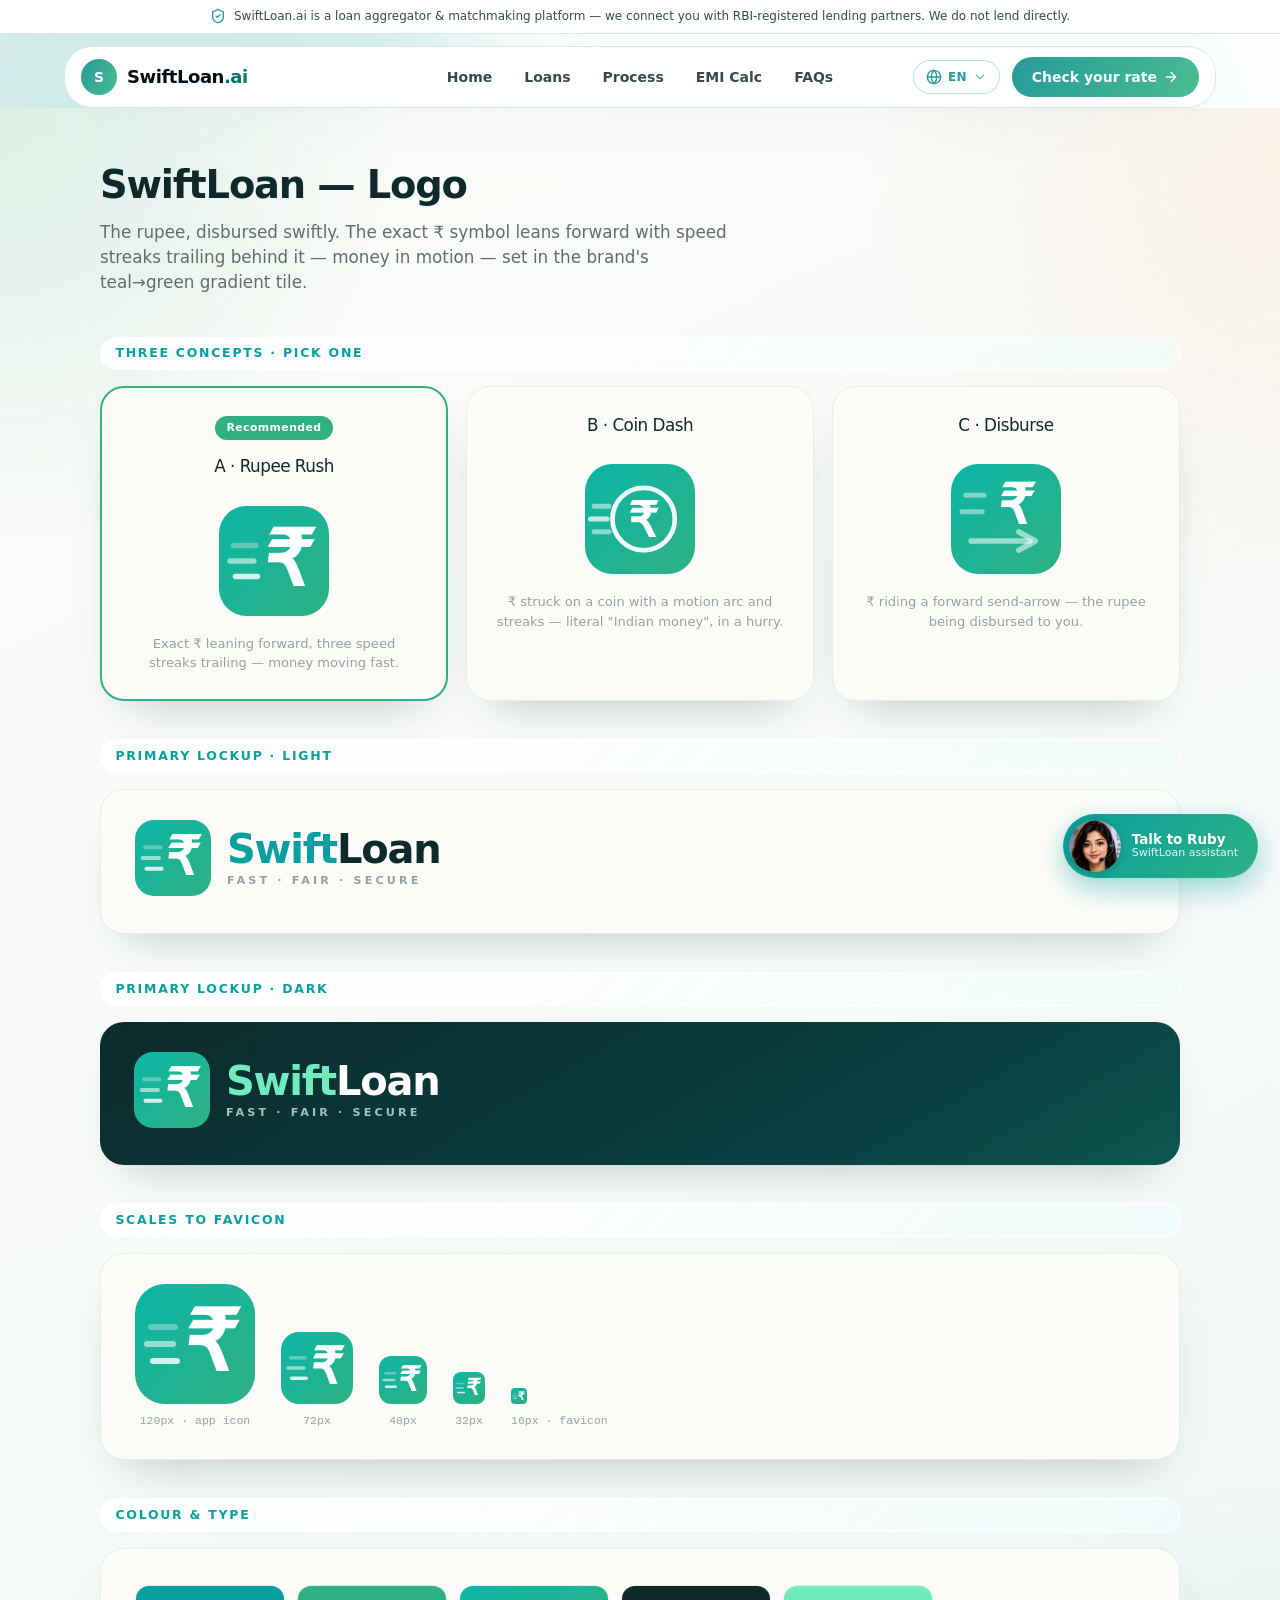
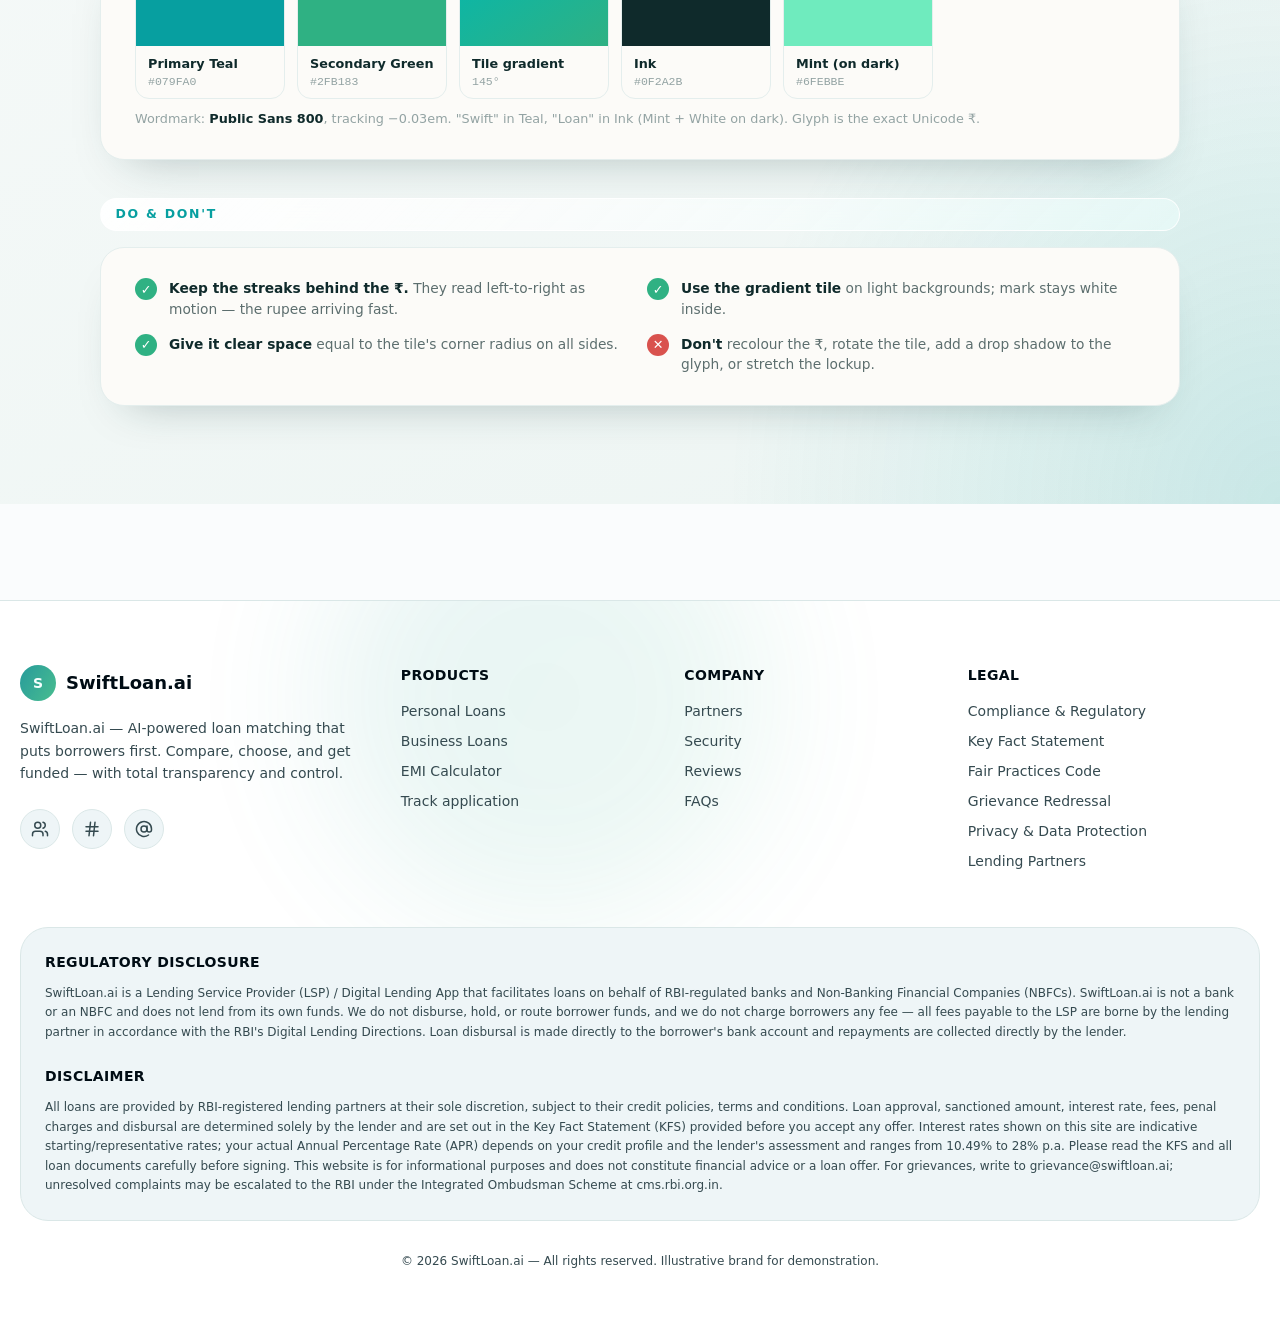
<file: logo/index.html>
<!DOCTYPE html><html lang="en"><head><meta charSet="utf-8"/><meta name="viewport" content="width=device-width, initial-scale=1"/><link rel="preload" href="/_next/static/media/127c150237bcecd0-s.p.ttf" as="font" crossorigin="" type="font/ttf"/><link rel="preload" href="/_next/static/media/69c33bc0ba7f8eb6-s.p.ttf" as="font" crossorigin="" type="font/ttf"/><link rel="preload" href="/_next/static/media/7b5802537ae413a4-s.p.ttf" as="font" crossorigin="" type="font/ttf"/><link rel="preload" href="/_next/static/media/8e14ea5b67224c03-s.p.ttf" as="font" crossorigin="" type="font/ttf"/><link rel="preload" href="/_next/static/media/de181dbf2d0b1c65-s.p.ttf" as="font" crossorigin="" type="font/ttf"/><link rel="preload" href="/_next/static/media/eef101420556bfb3-s.p.ttf" as="font" crossorigin="" type="font/ttf"/><link rel="preload" href="/_next/static/media/ff3787d88da8b367-s.p.ttf" as="font" crossorigin="" type="font/ttf"/><link rel="stylesheet" href="/_next/static/css/4347d2ba30fdf603.css" data-precedence="next"/><link rel="preload" as="script" fetchPriority="low" href="/_next/static/chunks/webpack-db3cd689fff43f6e.js"/><script src="/_next/static/chunks/fd9d1056-c1f4ccaaac4ce76c.js" async=""></script><script src="/_next/static/chunks/117-80a8fa7d50277a31.js" async=""></script><script src="/_next/static/chunks/main-app-73ad06953d812a29.js" async=""></script><script src="/_next/static/chunks/972-fbcb046784c39975.js" async=""></script><script src="/_next/static/chunks/282-f2833709c693e433.js" async=""></script><script src="/_next/static/chunks/482-5c2d002a31e33bf1.js" async=""></script><script src="/_next/static/chunks/122-4e2003abc3ecadbb.js" async=""></script><script src="/_next/static/chunks/532-f9efa28c47149aad.js" async=""></script><script src="/_next/static/chunks/app/layout-7a6e880f2fcfe966.js" async=""></script><meta name="theme-color" content="#0A3F41"/><title>SwiftLoan — Logo</title><meta name="description" content="SwiftLoan.ai uses intelligent qualification and AI lender matching to help you access personal and business loans faster — with transparent terms, bank-grade security, and full consent control."/><meta property="og:title" content="SwiftLoan — Logo"/><meta property="og:description" content="SwiftLoan.ai uses intelligent qualification and AI lender matching to help you access personal and business loans faster — with transparent terms, bank-grade security, and full consent control."/><meta property="og:image" content="https://swiftloan.ai/icon.png"/><meta name="twitter:card" content="summary_large_image"/><meta name="twitter:title" content="SwiftLoan — Logo"/><meta name="twitter:description" content="SwiftLoan.ai uses intelligent qualification and AI lender matching to help you access personal and business loans faster — with transparent terms, bank-grade security, and full consent control."/><meta name="twitter:image" content="https://swiftloan.ai/icon.png"/><link rel="icon" href="data:image/svg+xml,%3Csvg xmlns=&#x27;http://www.w3.org/2000/svg&#x27; viewBox=&#x27;0 0 120 120&#x27;%3E%3Cdefs%3E%3ClinearGradient id=&#x27;g&#x27; x1=&#x27;0&#x27; y1=&#x27;0&#x27; x2=&#x27;1&#x27; y2=&#x27;1&#x27;%3E%3Cstop offset=&#x27;0&#x27; stop-color=&#x27;%230CB6A6&#x27;/%3E%3Cstop offset=&#x27;1&#x27; stop-color=&#x27;%232FB183&#x27;/%3E%3C/linearGradient%3E%3C/defs%3E%3Crect width=&#x27;120&#x27; height=&#x27;120&#x27; rx=&#x27;30&#x27; fill=&#x27;url(%23g)&#x27;/%3E%3Cg stroke=&#x27;white&#x27; stroke-linecap=&#x27;round&#x27;%3E%3Cline x1=&#x27;14&#x27; y1=&#x27;52&#x27; x2=&#x27;36&#x27; y2=&#x27;52&#x27; stroke-width=&#x27;7&#x27; opacity=&#x27;.5&#x27;/%3E%3Cline x1=&#x27;16&#x27; y1=&#x27;72&#x27; x2=&#x27;38&#x27; y2=&#x27;72&#x27; stroke-width=&#x27;7&#x27; opacity=&#x27;.85&#x27;/%3E%3C/g%3E%3Ctext x=&#x27;78&#x27; y=&#x27;88&#x27; text-anchor=&#x27;middle&#x27; fill=&#x27;white&#x27; font-family=&#x27;Arial,sans-serif&#x27; font-size=&#x27;82&#x27; font-weight=&#x27;bold&#x27;%3E%E2%82%B9%3C/text%3E%3C/svg%3E"/><link rel="apple-touch-icon" href="/icon.png"/><meta name="next-size-adjust"/><link href="https://fonts.googleapis.com/css2?family=Material+Symbols+Outlined:opsz,wght,FILL,GRAD@20..48,100..700,0..1,-50..0&amp;display=swap" rel="stylesheet"/><script src="/_next/static/chunks/polyfills-42372ed130431b0a.js" noModule=""></script></head><body class="__variable_1cd6a3 __variable_59ba67"><div aria-hidden="true" class="pointer-events-none fixed inset-0 -z-10 overflow-hidden"><div class="absolute inset-0 bg-background"></div><div class="orb animate-drift h-[38rem] w-[38rem] -top-40 -left-32 opacity-20" style="background:var(--gradient-brand)"></div><div class="orb animate-drift h-[30rem] w-[30rem] top-[38%] -right-24 opacity-15" style="background:var(--gradient-brand);animation-delay:-6s"></div><div class="orb animate-drift h-[34rem] w-[34rem] bottom-0 left-1/3 opacity-10" style="background:var(--gradient-brand);animation-delay:-11s"></div><div class="absolute inset-0 opacity-[0.12]" style="background-image:linear-gradient(to right, color-mix(in oklab, var(--brand) 6%, transparent) 1px, transparent 1px), linear-gradient(to bottom, color-mix(in oklab, var(--brand) 6%, transparent) 1px, transparent 1px);background-size:64px 64px;mask-image:radial-gradient(ellipse at 50% 0%, black, transparent 75%)"></div></div><header class="sticky top-0 z-50"><div class="border-b border-border text-muted-foreground transition-all duration-500 bg-card"><div class="shell flex items-center justify-center gap-2 py-2 text-center text-[0.72rem] leading-snug sm:text-xs"><svg xmlns="http://www.w3.org/2000/svg" width="24" height="24" viewBox="0 0 24 24" fill="none" stroke="currentColor" stroke-width="2" stroke-linecap="round" stroke-linejoin="round" class="lucide lucide-shield-check hidden h-4 w-4 shrink-0 text-primary sm:block" aria-hidden="true"><path d="M20 13c0 5-3.5 7.5-7.66 8.95a1 1 0 0 1-.67-.01C7.5 20.5 4 18 4 13V6a1 1 0 0 1 1-1c2 0 4.5-1.2 6.24-2.72a1.17 1.17 0 0 1 1.52 0C14.51 3.81 17 5 19 5a1 1 0 0 1 1 1z"></path><path d="m9 12 2 2 4-4"></path></svg><p>SwiftLoan.ai is a loan aggregator &amp; matchmaking platform — we connect you with RBI-registered lending partners. We do not lend directly.</p></div></div><div class="px-3 pt-3 transition-all duration-500"><nav class="relative mx-auto flex max-w-6xl items-center gap-4 rounded-3xl border px-4 py-2.5 shadow-[var(--shadow-glass)] backdrop-blur-md transition-all duration-500 bg-card border-border"><a class="flex min-w-0 items-center gap-2.5" href="/"><span class="bg-brand-gradient grid h-9 w-9 shrink-0 place-items-center rounded-xl text-sm font-bold text-primary-foreground shadow-[var(--shadow-soft)]">S</span><span class="font-display truncate text-lg font-bold tracking-tight">SwiftLoan<span class="text-gradient">.ai</span></span></a><div class="pointer-events-none absolute inset-x-0 hidden justify-center md:flex"><div class="pointer-events-auto flex items-center gap-1"><a class="rounded-full px-3.5 py-2 text-sm font-semibold text-muted-foreground transition-colors hover:bg-accent hover:text-accent-foreground" href="/">Home</a><a class="rounded-full px-3.5 py-2 text-sm font-semibold text-muted-foreground transition-colors hover:bg-accent hover:text-accent-foreground" href="/#offers">Loans</a><a class="rounded-full px-3.5 py-2 text-sm font-semibold text-muted-foreground transition-colors hover:bg-accent hover:text-accent-foreground" href="/#journey">Process</a><a class="rounded-full px-3.5 py-2 text-sm font-semibold text-muted-foreground transition-colors hover:bg-accent hover:text-accent-foreground" href="/#emi-calculator">EMI Calc</a><a class="rounded-full px-3.5 py-2 text-sm font-semibold text-muted-foreground transition-colors hover:bg-accent hover:text-accent-foreground" href="/faqs/">FAQs</a></div></div><div class="ml-auto hidden items-center gap-1 md:flex"><button type="button" aria-label="Change language" class="border-primary/30 text-primary hover:bg-accent inline-flex cursor-pointer items-center gap-1.5 rounded-2xl border bg-card/70 px-3 py-2 text-xs font-bold tracking-wide transition-colors" id="radix-:R5m9kq:" aria-haspopup="menu" aria-expanded="false" data-state="closed"><svg xmlns="http://www.w3.org/2000/svg" width="24" height="24" viewBox="0 0 24 24" fill="none" stroke="currentColor" stroke-width="2" stroke-linecap="round" stroke-linejoin="round" class="lucide lucide-globe h-4 w-4" aria-hidden="true"><circle cx="12" cy="12" r="10"></circle><path d="M12 2a14.5 14.5 0 0 0 0 20 14.5 14.5 0 0 0 0-20"></path><path d="M2 12h20"></path></svg>EN<svg xmlns="http://www.w3.org/2000/svg" width="24" height="24" viewBox="0 0 24 24" fill="none" stroke="currentColor" stroke-width="2" stroke-linecap="round" stroke-linejoin="round" class="lucide lucide-chevron-down h-3.5 w-3.5 opacity-70" aria-hidden="true"><path d="m6 9 6 6 6-6"></path></svg></button><a class="bg-brand-gradient ml-2 inline-flex items-center gap-1.5 rounded-full px-5 py-2.5 text-sm font-semibold text-primary-foreground shadow-[var(--shadow-soft)] transition-transform hover:-translate-y-0.5" href="/#lead-form">Check your rate<!-- --> <svg xmlns="http://www.w3.org/2000/svg" width="24" height="24" viewBox="0 0 24 24" fill="none" stroke="currentColor" stroke-width="2" stroke-linecap="round" stroke-linejoin="round" class="lucide lucide-arrow-right h-4 w-4" aria-hidden="true"><path d="M5 12h14"></path><path d="m12 5 7 7-7 7"></path></svg></a></div><button type="button" aria-label="Toggle menu" class="ml-auto grid h-10 w-10 shrink-0 cursor-pointer place-items-center rounded-xl border border-border md:hidden"><svg xmlns="http://www.w3.org/2000/svg" width="24" height="24" viewBox="0 0 24 24" fill="none" stroke="currentColor" stroke-width="2" stroke-linecap="round" stroke-linejoin="round" class="lucide lucide-menu h-5 w-5" aria-hidden="true"><path d="M4 5h16"></path><path d="M4 12h16"></path><path d="M4 19h16"></path></svg></button></nav></div></header><div class="logo-page"><style>
  .logo-page{
    --teal:#079FA0;--green:#2FB183;--teal-bright:#0CB6A6;--mint:#6FEBBE;
    --dark1:#0C2B2C;--dark2:#0A3F41;--ink:#0F2A2B;--sub:#5C6E6E;--muted:#93A3A3;
    --border:#E4EEED;--card:#FCFBF8;
    --grad-tile:linear-gradient(145deg,#0CB6A6,#2FB183);
    --font-head:'Public Sans',system-ui,sans-serif;--font-body:'Inter',system-ui,sans-serif;--mono:'JetBrains Mono',monospace;
    --sh:0 22px 46px -28px rgba(20,60,58,.34);
  }
  .logo-page{font-family:var(--font-body);color:var(--ink);background:
    radial-gradient(58% 40% at 0% 0%,rgba(47,177,131,.16),transparent 55%),
    radial-gradient(60% 44% at 100% 3%,rgba(245,201,150,.18),transparent 54%),
    radial-gradient(72% 52% at 100% 100%,rgba(7,159,160,.16),transparent 60%),
    linear-gradient(155deg,#FCFBF8,#F5F9F8 52%,#EDF5F3);min-height:100vh;padding:48px 20px 80px}
  .logo-page .wrap{max-width:1080px;margin:0 auto}
  .logo-page h1{font-family:var(--font-head);font-size:2.4rem;font-weight:800;letter-spacing:-.03em;margin-bottom:.4rem}
  .logo-page .lead{color:var(--sub);font-size:1.05rem;margin-bottom:2.6rem;max-width:60ch}
  .logo-page .eyebrow{font-family:var(--font-body);font-weight:700;font-size:.78rem;letter-spacing:.14em;text-transform:uppercase;color:var(--teal);margin:2.4rem 0 1rem;display:block}
  .logo-page .grid{display:grid;grid-template-columns:repeat(3,1fr);gap:18px}
  .logo-page .card{background:var(--card);border:1px solid var(--border);border-radius:24px;padding:26px;box-shadow:var(--sh);text-align:center}
  .logo-page .card.reco{border:2px solid var(--green)}
  .logo-page .badge{display:inline-block;background:var(--green);color:#fff;font-size:.68rem;font-weight:700;letter-spacing:.04em;padding:.25rem .7rem;border-radius:999px;margin-bottom:14px}
  .logo-page .card h3{font-family:var(--font-head);font-size:1.05rem;margin-bottom:4px}
  .logo-page .card p{font-size:.82rem;color:var(--muted);min-height:2.4em}
  .logo-page .mark-slot{display:grid;place-items:center;padding:22px 0 18px}
  .logo-page .row{display:flex;align-items:center;gap:22px;flex-wrap:wrap}
  .logo-page .panel{background:var(--card);border:1px solid var(--border);border-radius:24px;padding:30px 34px;box-shadow:var(--sh);margin-bottom:18px}
  .logo-page .panel--dark{background:linear-gradient(150deg,#0C2B2C,#0A3F41 70%,#0E6E5C 130%);border:none;color:#fff}
  .logo-page .lockup{display:inline-flex;align-items:center;gap:16px}
  .logo-page .wordmark{font-family:var(--font-head);font-weight:800;font-size:2.5rem;letter-spacing:-.03em;line-height:1}
  .logo-page .wordmark .sw{color:var(--teal)}
  .logo-page .wordmark .ln{color:var(--ink)}
  .logo-page .panel--dark .wordmark .sw{color:#6FEBBE}
  .logo-page .panel--dark .wordmark .ln{color:#fff}
  .logo-page .wordmark small{display:block;font-family:var(--font-body);font-size:.7rem;font-weight:600;letter-spacing:.28em;text-transform:uppercase;color:var(--muted);margin-top:6px}
  .logo-page .panel--dark .wordmark small{color:#9fc4bf}
  .logo-page .sizes{display:flex;align-items:flex-end;gap:26px;flex-wrap:wrap}
  .logo-page .sizes figure{text-align:center}
  .logo-page .sizes figcaption{font-family:var(--mono);font-size:.72rem;color:var(--muted);margin-top:8px}
  .logo-page .swatches{display:flex;gap:12px;flex-wrap:wrap;margin-top:6px}
  .logo-page .sw-chip{border:1px solid var(--border);border-radius:14px;overflow:hidden;width:150px}
  .logo-page .sw-chip .fill{height:60px}
  .logo-page .sw-chip .meta{padding:8px 12px}
  .logo-page .sw-chip .n{font-size:.8rem;font-weight:700}
  .logo-page .sw-chip .h{font-family:var(--mono);font-size:.72rem;color:var(--muted)}
  .logo-page .usage{display:grid;grid-template-columns:1fr 1fr;gap:14px}
  .logo-page .u{display:flex;gap:12px;align-items:flex-start;font-size:.86rem;color:var(--sub)}
  .logo-page .u b{color:var(--ink)}
  .logo-page .dot{width:22px;height:22px;border-radius:50%;flex-shrink:0;display:grid;place-items:center;color:#fff;font-weight:800;font-size:.8rem}
  .logo-page .ok{background:var(--green)}.logo-page .no{background:#D9524E}
  .logo-page .note{font-size:.8rem;color:var(--muted);margin-top:10px}
  @media(max-width:820px){.logo-page .grid{grid-template-columns:1fr}.logo-page .usage{grid-template-columns:1fr}.logo-page .wordmark{font-size:2rem}}
</style><div>
<div class="wrap">
  <h1>SwiftLoan — Logo</h1>
  <p class="lead">The rupee, disbursed swiftly. The exact ₹ symbol leans forward with speed streaks trailing behind it — money in motion — set in the brand's teal→green gradient tile.</p>

  <svg width="0" height="0" style="position:absolute" aria-hidden="true">
    <defs>
      <linearGradient id="slg" x1="0" y1="0" x2="1" y2="1">
        <stop offset="0" stop-color="#0CB6A6"/><stop offset="1" stop-color="#2FB183"/>
      </linearGradient>
      <linearGradient id="slg2" x1="0" y1="0" x2="1" y2="1">
        <stop offset="0" stop-color="#079FA0"/><stop offset="1" stop-color="#2FB183"/>
      </linearGradient>

      <symbol id="markA" viewBox="0 0 120 120">
        <rect width="120" height="120" rx="30" fill="url(#slg)"/>
        <g stroke="#fff" stroke-linecap="round" fill="none">
          <line x1="16" y1="43" x2="40" y2="43" stroke-width="6" opacity=".32"/>
          <line x1="12" y1="60" x2="38" y2="60" stroke-width="6" opacity=".55"/>
          <line x1="18" y1="77" x2="42" y2="77" stroke-width="6" opacity=".82"/>
        </g>
        <g transform="skewX(-7)">
          <text x="82" y="87" text-anchor="middle" fill="#fff"
            font-family="'Public Sans',Arial,sans-serif" font-size="84" font-weight="800">₹</text>
        </g>
      </symbol>

      <symbol id="markB" viewBox="0 0 120 120">
        <rect width="120" height="120" rx="30" fill="url(#slg)"/>
        <circle cx="64" cy="60" r="34" fill="none" stroke="#fff" stroke-width="5" opacity=".9"/>
        <circle cx="64" cy="60" r="34" fill="none" stroke="#fff" stroke-width="5" stroke-linecap="round"
          stroke-dasharray="150 400" transform="rotate(-45 64 60)" opacity=".35"/>
        <g stroke="#fff" stroke-linecap="round">
          <line x1="10" y1="46" x2="26" y2="46" stroke-width="5.5" opacity=".5"/>
          <line x1="6" y1="60" x2="24" y2="60" stroke-width="5.5" opacity=".75"/>
          <line x1="10" y1="74" x2="26" y2="74" stroke-width="5.5" opacity=".5"/>
        </g>
        <text x="64" y="80" text-anchor="middle" fill="#fff"
          font-family="'Public Sans',Arial,sans-serif" font-size="52" font-weight="800">₹</text>
      </symbol>

      <symbol id="markC" viewBox="0 0 120 120">
        <rect width="120" height="120" rx="30" fill="url(#slg)"/>
        <path d="M22 84 H86" stroke="#fff" stroke-width="6" stroke-linecap="round" opacity=".55"/>
        <path d="M74 74 L92 84 L74 94" fill="none" stroke="#fff" stroke-width="6" stroke-linecap="round" stroke-linejoin="round" opacity=".55"/>
        <g stroke="#fff" stroke-linecap="round" opacity=".45">
          <line x1="16" y1="34" x2="36" y2="34" stroke-width="5.5"/>
          <line x1="12" y1="52" x2="34" y2="52" stroke-width="5.5"/>
        </g>
        <g transform="skewX(-8)">
          <text x="76" y="66" text-anchor="middle" fill="#fff"
            font-family="'Public Sans',Arial,sans-serif" font-size="60" font-weight="800">₹</text>
        </g>
      </symbol>
    </defs>
  </svg>

  <span class="eyebrow">Three concepts · pick one</span>
  <div class="grid">
    <div class="card reco">
      <span class="badge">Recommended</span>
      <h3>A · Rupee Rush</h3>
      <div class="mark-slot"><svg width="110" height="110"><use href="#markA"/></svg></div>
      <p>Exact ₹ leaning forward, three speed streaks trailing — money moving fast.</p>
    </div>
    <div class="card">
      <h3>B · Coin Dash</h3>
      <div class="mark-slot"><svg width="110" height="110"><use href="#markB"/></svg></div>
      <p>₹ struck on a coin with a motion arc and streaks — literal "Indian money", in a hurry.</p>
    </div>
    <div class="card">
      <h3>C · Disburse</h3>
      <div class="mark-slot"><svg width="110" height="110"><use href="#markC"/></svg></div>
      <p>₹ riding a forward send-arrow — the rupee being disbursed to you.</p>
    </div>
  </div>

  <span class="eyebrow">Primary lockup · light</span>
  <div class="panel">
    <div class="lockup">
      <svg width="76" height="76"><use href="#markA"/></svg>
      <span class="wordmark"><span class="sw">Swift</span><span class="ln">Loan</span>
        <small>Fast · Fair · Secure</small></span>
    </div>
  </div>

  <span class="eyebrow">Primary lockup · dark</span>
  <div class="panel panel--dark">
    <div class="lockup">
      <svg width="76" height="76"><use href="#markA"/></svg>
      <span class="wordmark"><span class="sw">Swift</span><span class="ln">Loan</span>
        <small>Fast · Fair · Secure</small></span>
    </div>
  </div>

  <span class="eyebrow">Scales to favicon</span>
  <div class="panel">
    <div class="sizes">
      <figure><svg width="120" height="120"><use href="#markA"/></svg><figcaption>120px · app icon</figcaption></figure>
      <figure><svg width="72" height="72"><use href="#markA"/></svg><figcaption>72px</figcaption></figure>
      <figure><svg width="48" height="48"><use href="#markA"/></svg><figcaption>48px</figcaption></figure>
      <figure><svg width="32" height="32"><use href="#markA"/></svg><figcaption>32px</figcaption></figure>
      <figure><svg width="16" height="16"><use href="#markA"/></svg><figcaption>16px · favicon</figcaption></figure>
    </div>
  </div>

  <span class="eyebrow">Colour &amp; type</span>
  <div class="panel">
    <div class="swatches">
      <div class="sw-chip"><div class="fill" style="background:#079FA0"></div><div class="meta"><div class="n">Primary Teal</div><div class="h">#079FA0</div></div></div>
      <div class="sw-chip"><div class="fill" style="background:#2FB183"></div><div class="meta"><div class="n">Secondary Green</div><div class="h">#2FB183</div></div></div>
      <div class="sw-chip"><div class="fill" style="background:linear-gradient(145deg,#0CB6A6,#2FB183)"></div><div class="meta"><div class="n">Tile gradient</div><div class="h">145°</div></div></div>
      <div class="sw-chip"><div class="fill" style="background:#0F2A2B"></div><div class="meta"><div class="n">Ink</div><div class="h">#0F2A2B</div></div></div>
      <div class="sw-chip"><div class="fill" style="background:#6FEBBE"></div><div class="meta"><div class="n">Mint (on dark)</div><div class="h">#6FEBBE</div></div></div>
    </div>
    <p class="note">Wordmark: <b style="color:var(--ink)">Public Sans 800</b>, tracking −0.03em. "Swift" in Teal, "Loan" in Ink (Mint + White on dark). Glyph is the exact Unicode ₹.</p>
  </div>

  <span class="eyebrow">Do &amp; don't</span>
  <div class="panel">
    <div class="usage">
      <div class="u"><span class="dot ok">✓</span><div><b>Keep the streaks behind the ₹.</b> They read left-to-right as motion — the rupee arriving fast.</div></div>
      <div class="u"><span class="dot ok">✓</span><div><b>Use the gradient tile</b> on light backgrounds; mark stays white inside.</div></div>
      <div class="u"><span class="dot ok">✓</span><div><b>Give it clear space</b> equal to the tile's corner radius on all sides.</div></div>
      <div class="u"><span class="dot no">✕</span><div><b>Don't</b> recolour the ₹, rotate the tile, add a drop shadow to the glyph, or stretch the lockup.</div></div>
    </div>
  </div>
</div>
</div></div><footer class="bg-card relative mt-16 sm:mt-24 overflow-hidden border-t border-border text-foreground"><div aria-hidden="true" class="orb animate-drift -top-32 left-1/4 h-[28rem] w-[28rem] opacity-10" style="background:var(--gradient-brand)"></div><div class="shell relative py-12 sm:py-16"><div class="grid gap-10 sm:grid-cols-2 lg:grid-cols-[1.4fr_1fr_1fr_1.2fr]"><div class="min-w-0 sm:col-span-2 lg:col-span-1"><div class="flex items-center gap-2.5"><span class="bg-brand-gradient grid h-9 w-9 place-items-center rounded-xl text-sm font-bold text-primary-foreground shadow-[var(--shadow-soft)]">S</span><span class="font-display text-lg font-bold">SwiftLoan.ai</span></div><p class="mt-4 max-w-sm text-sm leading-relaxed text-muted-foreground">SwiftLoan.ai — AI-powered loan matching that puts borrowers first. Compare, choose, and get funded — with total transparency and control.</p><div class="mt-6 flex gap-3"><span class="grid h-10 w-10 place-items-center rounded-xl border border-border bg-muted text-muted-foreground transition-transform hover:-translate-y-1 hover:bg-primary/10 hover:text-primary"><svg xmlns="http://www.w3.org/2000/svg" width="24" height="24" viewBox="0 0 24 24" fill="none" stroke="currentColor" stroke-width="2" stroke-linecap="round" stroke-linejoin="round" class="lucide lucide-users h-4.5 w-4.5" aria-hidden="true"><path d="M16 21v-2a4 4 0 0 0-4-4H6a4 4 0 0 0-4 4v2"></path><path d="M16 3.128a4 4 0 0 1 0 7.744"></path><path d="M22 21v-2a4 4 0 0 0-3-3.87"></path><circle cx="9" cy="7" r="4"></circle></svg></span><span class="grid h-10 w-10 place-items-center rounded-xl border border-border bg-muted text-muted-foreground transition-transform hover:-translate-y-1 hover:bg-primary/10 hover:text-primary"><svg xmlns="http://www.w3.org/2000/svg" width="24" height="24" viewBox="0 0 24 24" fill="none" stroke="currentColor" stroke-width="2" stroke-linecap="round" stroke-linejoin="round" class="lucide lucide-hash h-4.5 w-4.5" aria-hidden="true"><line x1="4" x2="20" y1="9" y2="9"></line><line x1="4" x2="20" y1="15" y2="15"></line><line x1="10" x2="8" y1="3" y2="21"></line><line x1="16" x2="14" y1="3" y2="21"></line></svg></span><span class="grid h-10 w-10 place-items-center rounded-xl border border-border bg-muted text-muted-foreground transition-transform hover:-translate-y-1 hover:bg-primary/10 hover:text-primary"><svg xmlns="http://www.w3.org/2000/svg" width="24" height="24" viewBox="0 0 24 24" fill="none" stroke="currentColor" stroke-width="2" stroke-linecap="round" stroke-linejoin="round" class="lucide lucide-at-sign h-4.5 w-4.5" aria-hidden="true"><circle cx="12" cy="12" r="4"></circle><path d="M16 8v5a3 3 0 0 0 6 0v-1a10 10 0 1 0-4 8"></path></svg></span></div></div><div class="min-w-0"><h4 class="text-sm font-bold tracking-wide uppercase">Products</h4><ul class="mt-4 space-y-2.5 text-sm text-muted-foreground"><li><span class="cursor-pointer transition-colors hover:text-foreground hover:underline">Personal Loans</span></li><li><span class="cursor-pointer transition-colors hover:text-foreground hover:underline">Business Loans</span></li><li><span class="cursor-pointer transition-colors hover:text-foreground hover:underline">EMI Calculator</span></li><li><span class="cursor-pointer transition-colors hover:text-foreground hover:underline">Track application</span></li></ul></div><div class="min-w-0"><h4 class="text-sm font-bold tracking-wide uppercase">Company</h4><ul class="mt-4 space-y-2.5 text-sm text-muted-foreground"><li><span class="cursor-pointer transition-colors hover:text-foreground hover:underline">Partners</span></li><li><span class="cursor-pointer transition-colors hover:text-foreground hover:underline">Security</span></li><li><span class="cursor-pointer transition-colors hover:text-foreground hover:underline">Reviews</span></li><li><a class="transition-colors hover:text-foreground hover:underline" href="/faqs/">FAQs</a></li></ul></div><div class="min-w-0"><h4 class="text-sm font-bold tracking-wide uppercase">Legal</h4><ul class="mt-4 space-y-2.5 text-sm text-muted-foreground"><li><span class="cursor-pointer transition-colors hover:text-foreground hover:underline">Compliance &amp; Regulatory</span></li><li><span class="cursor-pointer transition-colors hover:text-foreground hover:underline">Key Fact Statement</span></li><li><span class="cursor-pointer transition-colors hover:text-foreground hover:underline">Fair Practices Code</span></li><li><span class="cursor-pointer transition-colors hover:text-foreground hover:underline">Grievance Redressal</span></li><li><span class="cursor-pointer transition-colors hover:text-foreground hover:underline">Privacy &amp; Data Protection</span></li><li><span class="cursor-pointer transition-colors hover:text-foreground hover:underline">Lending Partners</span></li></ul></div></div><div class="bg-muted mt-12 rounded-3xl border border-border p-5 sm:mt-14 sm:p-6"><h4 class="text-sm font-bold tracking-wide uppercase">Regulatory disclosure</h4><p class="mt-3 text-xs leading-relaxed text-muted-foreground">SwiftLoan.ai is a Lending Service Provider (LSP) / Digital Lending App that facilitates loans on behalf of RBI-regulated banks and Non-Banking Financial Companies (NBFCs). SwiftLoan.ai is not a bank or an NBFC and does not lend from its own funds. We do not disburse, hold, or route borrower funds, and we do not charge borrowers any fee — all fees payable to the LSP are borne by the lending partner in accordance with the RBI&#x27;s Digital Lending Directions. Loan disbursal is made directly to the borrower&#x27;s bank account and repayments are collected directly by the lender.</p><h4 class="mt-6 text-sm font-bold tracking-wide uppercase">Disclaimer</h4><p class="mt-3 text-xs leading-relaxed text-muted-foreground">All loans are provided by RBI-registered lending partners at their sole discretion, subject to their credit policies, terms and conditions. Loan approval, sanctioned amount, interest rate, fees, penal charges and disbursal are determined solely by the lender and are set out in the Key Fact Statement (KFS) provided before you accept any offer. Interest rates shown on this site are indicative starting/representative rates; your actual Annual Percentage Rate (APR) depends on your credit profile and the lender&#x27;s assessment and ranges from 10.49% to 28% p.a. Please read the KFS and all loan documents carefully before signing. This website is for informational purposes and does not constitute financial advice or a loan offer. For grievances, write to grievance@swiftloan.ai; unresolved complaints may be escalated to the RBI under the Integrated Ombudsman Scheme at cms.rbi.org.in.</p></div><p class="mt-8 text-center text-xs text-muted-foreground">© 2026 SwiftLoan.ai — All rights reserved. Illustrative brand for demonstration.</p></div></footer><section aria-label="Notifications alt+T" tabindex="-1" aria-live="polite" aria-relevant="additions text" aria-atomic="false" data-react-aria-top-layer="true"></section><script src="/_next/static/chunks/webpack-db3cd689fff43f6e.js" async=""></script><script>(self.__next_f=self.__next_f||[]).push([0]);self.__next_f.push([2,null])</script><script>self.__next_f.push([1,"1:HL[\"/_next/static/media/127c150237bcecd0-s.p.ttf\",\"font\",{\"crossOrigin\":\"\",\"type\":\"font/ttf\"}]\n2:HL[\"/_next/static/media/69c33bc0ba7f8eb6-s.p.ttf\",\"font\",{\"crossOrigin\":\"\",\"type\":\"font/ttf\"}]\n3:HL[\"/_next/static/media/7b5802537ae413a4-s.p.ttf\",\"font\",{\"crossOrigin\":\"\",\"type\":\"font/ttf\"}]\n4:HL[\"/_next/static/media/8e14ea5b67224c03-s.p.ttf\",\"font\",{\"crossOrigin\":\"\",\"type\":\"font/ttf\"}]\n5:HL[\"/_next/static/media/de181dbf2d0b1c65-s.p.ttf\",\"font\",{\"crossOrigin\":\"\",\"type\":\"font/ttf\"}]\n6:HL[\"/_next/static/media/eef101420556bfb3-s.p.ttf\",\"font\",{\"crossOrigin\":\"\",\"type\":\"font/ttf\"}]\n7:HL[\"/_next/static/media/ff3787d88da8b367-s.p.ttf\",\"font\",{\"crossOrigin\":\"\",\"type\":\"font/ttf\"}]\n8:HL[\"/_next/static/css/4347d2ba30fdf603.css\",\"style\"]\n"])</script><script>self.__next_f.push([1,"9:I[2846,[],\"\"]\nd:I[4707,[],\"\"]\ne:I[6423,[],\"\"]\nf:I[8661,[\"972\",\"static/chunks/972-fbcb046784c39975.js\",\"282\",\"static/chunks/282-f2833709c693e433.js\",\"482\",\"static/chunks/482-5c2d002a31e33bf1.js\",\"122\",\"static/chunks/122-4e2003abc3ecadbb.js\",\"532\",\"static/chunks/532-f9efa28c47149aad.js\",\"185\",\"static/chunks/app/layout-7a6e880f2fcfe966.js\"],\"LanguageProvider\"]\n10:I[2875,[\"972\",\"static/chunks/972-fbcb046784c39975.js\",\"282\",\"static/chunks/282-f2833709c693e433.js\",\"482\",\"static/chunks/482-5c2d002a31e33bf1.js\",\"122\",\"static/chunks/122-4e2003abc3ecadbb.js\",\"532\",\"static/chunks/532-f9efa28c47149aad.js\",\"185\",\"static/chunks/app/layout-7a6e880f2fcfe966.js\"],\"Backdrop\"]\n11:I[187,[\"972\",\"static/chunks/972-fbcb046784c39975.js\",\"282\",\"static/chunks/282-f2833709c693e433.js\",\"482\",\"static/chunks/482-5c2d002a31e33bf1.js\",\"122\",\"static/chunks/122-4e2003abc3ecadbb.js\",\"532\",\"static/chunks/532-f9efa28c47149aad.js\",\"185\",\"static/chunks/app/layout-7a6e880f2fcfe966.js\"],\"SiteHeader\"]\n12:I[3822,[\"972\",\"static/chunks/972-fbcb046784c39975.js\",\"282\",\"static/chunks/282-f2833709c693e433.js\",\"482\",\"static/chunks/482-5c2d002a31e33bf1.js\",\"122\",\"static/chunks/122-4e2003abc3ecadbb.js\",\"532\",\"static/chunks/532-f9efa28c47149aad.js\",\"185\",\"static/chunks/app/layout-7a6e880f2fcfe966.js\"],\"SiteFooter\"]\n13:I[4903,[\"972\",\"static/chunks/972-fbcb046784c39975.js\",\"282\",\"static/chunks/282-f2833709c693e433.js\",\"482\",\"static/chunks/482-5c2d002a31e33bf1.js\",\"122\",\"static/chunks/122-4e2003abc3ecadbb.js\",\"532\",\"static/chunks/532-f9efa28c47149aad.js\",\"185\",\"static/chunks/app/layout-7a6e880f2fcfe966.js\"],\"Toaster\"]\n14:I[8960,[\"972\",\"static/chunks/972-fbcb046784c39975.js\",\"282\",\"static/chunks/282-f2833709c693e433.js\",\"482\",\"static/chunks/482-5c2d002a31e33bf1.js\",\"122\",\"static/chunks/122-4e2003abc3ecadbb.js\",\"532\",\"static/chunks/532-f9efa28c47149aad.js\",\"185\",\"static/chunks/app/layout-7a6e880f2fcfe966.js\"],\"default\"]\n15:I[842,[\"972\",\"static/chunks/972-fbcb046784c39975.js\",\"282\",\"static/chunks/282-f2833709c693e433.js\",\"482\",\"static/chunks/482-5c2d002a31e33bf1.js\",\"1"])</script><script>self.__next_f.push([1,"22\",\"static/chunks/122-4e2003abc3ecadbb.js\",\"532\",\"static/chunks/532-f9efa28c47149aad.js\",\"185\",\"static/chunks/app/layout-7a6e880f2fcfe966.js\"],\"default\"]\n17:I[1060,[],\"\"]\nb:T10ac,"])</script><script>self.__next_f.push([1,"\n  .logo-page{\n    --teal:#079FA0;--green:#2FB183;--teal-bright:#0CB6A6;--mint:#6FEBBE;\n    --dark1:#0C2B2C;--dark2:#0A3F41;--ink:#0F2A2B;--sub:#5C6E6E;--muted:#93A3A3;\n    --border:#E4EEED;--card:#FCFBF8;\n    --grad-tile:linear-gradient(145deg,#0CB6A6,#2FB183);\n    --font-head:'Public Sans',system-ui,sans-serif;--font-body:'Inter',system-ui,sans-serif;--mono:'JetBrains Mono',monospace;\n    --sh:0 22px 46px -28px rgba(20,60,58,.34);\n  }\n  .logo-page{font-family:var(--font-body);color:var(--ink);background:\n    radial-gradient(58% 40% at 0% 0%,rgba(47,177,131,.16),transparent 55%),\n    radial-gradient(60% 44% at 100% 3%,rgba(245,201,150,.18),transparent 54%),\n    radial-gradient(72% 52% at 100% 100%,rgba(7,159,160,.16),transparent 60%),\n    linear-gradient(155deg,#FCFBF8,#F5F9F8 52%,#EDF5F3);min-height:100vh;padding:48px 20px 80px}\n  .logo-page .wrap{max-width:1080px;margin:0 auto}\n  .logo-page h1{font-family:var(--font-head);font-size:2.4rem;font-weight:800;letter-spacing:-.03em;margin-bottom:.4rem}\n  .logo-page .lead{color:var(--sub);font-size:1.05rem;margin-bottom:2.6rem;max-width:60ch}\n  .logo-page .eyebrow{font-family:var(--font-body);font-weight:700;font-size:.78rem;letter-spacing:.14em;text-transform:uppercase;color:var(--teal);margin:2.4rem 0 1rem;display:block}\n  .logo-page .grid{display:grid;grid-template-columns:repeat(3,1fr);gap:18px}\n  .logo-page .card{background:var(--card);border:1px solid var(--border);border-radius:24px;padding:26px;box-shadow:var(--sh);text-align:center}\n  .logo-page .card.reco{border:2px solid var(--green)}\n  .logo-page .badge{display:inline-block;background:var(--green);color:#fff;font-size:.68rem;font-weight:700;letter-spacing:.04em;padding:.25rem .7rem;border-radius:999px;margin-bottom:14px}\n  .logo-page .card h3{font-family:var(--font-head);font-size:1.05rem;margin-bottom:4px}\n  .logo-page .card p{font-size:.82rem;color:var(--muted);min-height:2.4em}\n  .logo-page .mark-slot{display:grid;place-items:center;padding:22px 0 18px}\n  .logo-page .row{display:flex;align-items:center;gap:22px;flex-wrap:wrap}\n  .logo-page .panel{background:var(--card);border:1px solid var(--border);border-radius:24px;padding:30px 34px;box-shadow:var(--sh);margin-bottom:18px}\n  .logo-page .panel--dark{background:linear-gradient(150deg,#0C2B2C,#0A3F41 70%,#0E6E5C 130%);border:none;color:#fff}\n  .logo-page .lockup{display:inline-flex;align-items:center;gap:16px}\n  .logo-page .wordmark{font-family:var(--font-head);font-weight:800;font-size:2.5rem;letter-spacing:-.03em;line-height:1}\n  .logo-page .wordmark .sw{color:var(--teal)}\n  .logo-page .wordmark .ln{color:var(--ink)}\n  .logo-page .panel--dark .wordmark .sw{color:#6FEBBE}\n  .logo-page .panel--dark .wordmark .ln{color:#fff}\n  .logo-page .wordmark small{display:block;font-family:var(--font-body);font-size:.7rem;font-weight:600;letter-spacing:.28em;text-transform:uppercase;color:var(--muted);margin-top:6px}\n  .logo-page .panel--dark .wordmark small{color:#9fc4bf}\n  .logo-page .sizes{display:flex;align-items:flex-end;gap:26px;flex-wrap:wrap}\n  .logo-page .sizes figure{text-align:center}\n  .logo-page .sizes figcaption{font-family:var(--mono);font-size:.72rem;color:var(--muted);margin-top:8px}\n  .logo-page .swatches{display:flex;gap:12px;flex-wrap:wrap;margin-top:6px}\n  .logo-page .sw-chip{border:1px solid var(--border);border-radius:14px;overflow:hidden;width:150px}\n  .logo-page .sw-chip .fill{height:60px}\n  .logo-page .sw-chip .meta{padding:8px 12px}\n  .logo-page .sw-chip .n{font-size:.8rem;font-weight:700}\n  .logo-page .sw-chip .h{font-family:var(--mono);font-size:.72rem;color:var(--muted)}\n  .logo-page .usage{display:grid;grid-template-columns:1fr 1fr;gap:14px}\n  .logo-page .u{display:flex;gap:12px;align-items:flex-start;font-size:.86rem;color:var(--sub)}\n  .logo-page .u b{color:var(--ink)}\n  .logo-page .dot{width:22px;height:22px;border-radius:50%;flex-shrink:0;display:grid;place-items:center;color:#fff;font-weight:800;font-size:.8rem}\n  .logo-page .ok{background:var(--green)}.logo-page .no{background:#D9524E}\n  .logo-page .note{font-size:.8rem;color:var(--muted);margin-top:10px}\n  @media(max-width:820px){.logo-page .grid{grid-template-columns:1fr}.logo-page .usage{grid-template-columns:1fr}.logo-page .wordmark{font-size:2rem}}\n"])</script><script>self.__next_f.push([1,"c:T1c20,"])</script><script>self.__next_f.push([1,"\n\u003cdiv class=\"wrap\"\u003e\n  \u003ch1\u003eSwiftLoan — Logo\u003c/h1\u003e\n  \u003cp class=\"lead\"\u003eThe rupee, disbursed swiftly. The exact ₹ symbol leans forward with speed streaks trailing behind it — money in motion — set in the brand's teal→green gradient tile.\u003c/p\u003e\n\n  \u003csvg width=\"0\" height=\"0\" style=\"position:absolute\" aria-hidden=\"true\"\u003e\n    \u003cdefs\u003e\n      \u003clinearGradient id=\"slg\" x1=\"0\" y1=\"0\" x2=\"1\" y2=\"1\"\u003e\n        \u003cstop offset=\"0\" stop-color=\"#0CB6A6\"/\u003e\u003cstop offset=\"1\" stop-color=\"#2FB183\"/\u003e\n      \u003c/linearGradient\u003e\n      \u003clinearGradient id=\"slg2\" x1=\"0\" y1=\"0\" x2=\"1\" y2=\"1\"\u003e\n        \u003cstop offset=\"0\" stop-color=\"#079FA0\"/\u003e\u003cstop offset=\"1\" stop-color=\"#2FB183\"/\u003e\n      \u003c/linearGradient\u003e\n\n      \u003csymbol id=\"markA\" viewBox=\"0 0 120 120\"\u003e\n        \u003crect width=\"120\" height=\"120\" rx=\"30\" fill=\"url(#slg)\"/\u003e\n        \u003cg stroke=\"#fff\" stroke-linecap=\"round\" fill=\"none\"\u003e\n          \u003cline x1=\"16\" y1=\"43\" x2=\"40\" y2=\"43\" stroke-width=\"6\" opacity=\".32\"/\u003e\n          \u003cline x1=\"12\" y1=\"60\" x2=\"38\" y2=\"60\" stroke-width=\"6\" opacity=\".55\"/\u003e\n          \u003cline x1=\"18\" y1=\"77\" x2=\"42\" y2=\"77\" stroke-width=\"6\" opacity=\".82\"/\u003e\n        \u003c/g\u003e\n        \u003cg transform=\"skewX(-7)\"\u003e\n          \u003ctext x=\"82\" y=\"87\" text-anchor=\"middle\" fill=\"#fff\"\n            font-family=\"'Public Sans',Arial,sans-serif\" font-size=\"84\" font-weight=\"800\"\u003e₹\u003c/text\u003e\n        \u003c/g\u003e\n      \u003c/symbol\u003e\n\n      \u003csymbol id=\"markB\" viewBox=\"0 0 120 120\"\u003e\n        \u003crect width=\"120\" height=\"120\" rx=\"30\" fill=\"url(#slg)\"/\u003e\n        \u003ccircle cx=\"64\" cy=\"60\" r=\"34\" fill=\"none\" stroke=\"#fff\" stroke-width=\"5\" opacity=\".9\"/\u003e\n        \u003ccircle cx=\"64\" cy=\"60\" r=\"34\" fill=\"none\" stroke=\"#fff\" stroke-width=\"5\" stroke-linecap=\"round\"\n          stroke-dasharray=\"150 400\" transform=\"rotate(-45 64 60)\" opacity=\".35\"/\u003e\n        \u003cg stroke=\"#fff\" stroke-linecap=\"round\"\u003e\n          \u003cline x1=\"10\" y1=\"46\" x2=\"26\" y2=\"46\" stroke-width=\"5.5\" opacity=\".5\"/\u003e\n          \u003cline x1=\"6\" y1=\"60\" x2=\"24\" y2=\"60\" stroke-width=\"5.5\" opacity=\".75\"/\u003e\n          \u003cline x1=\"10\" y1=\"74\" x2=\"26\" y2=\"74\" stroke-width=\"5.5\" opacity=\".5\"/\u003e\n        \u003c/g\u003e\n        \u003ctext x=\"64\" y=\"80\" text-anchor=\"middle\" fill=\"#fff\"\n          font-family=\"'Public Sans',Arial,sans-serif\" font-size=\"52\" font-weight=\"800\"\u003e₹\u003c/text\u003e\n      \u003c/symbol\u003e\n\n      \u003csymbol id=\"markC\" viewBox=\"0 0 120 120\"\u003e\n        \u003crect width=\"120\" height=\"120\" rx=\"30\" fill=\"url(#slg)\"/\u003e\n        \u003cpath d=\"M22 84 H86\" stroke=\"#fff\" stroke-width=\"6\" stroke-linecap=\"round\" opacity=\".55\"/\u003e\n        \u003cpath d=\"M74 74 L92 84 L74 94\" fill=\"none\" stroke=\"#fff\" stroke-width=\"6\" stroke-linecap=\"round\" stroke-linejoin=\"round\" opacity=\".55\"/\u003e\n        \u003cg stroke=\"#fff\" stroke-linecap=\"round\" opacity=\".45\"\u003e\n          \u003cline x1=\"16\" y1=\"34\" x2=\"36\" y2=\"34\" stroke-width=\"5.5\"/\u003e\n          \u003cline x1=\"12\" y1=\"52\" x2=\"34\" y2=\"52\" stroke-width=\"5.5\"/\u003e\n        \u003c/g\u003e\n        \u003cg transform=\"skewX(-8)\"\u003e\n          \u003ctext x=\"76\" y=\"66\" text-anchor=\"middle\" fill=\"#fff\"\n            font-family=\"'Public Sans',Arial,sans-serif\" font-size=\"60\" font-weight=\"800\"\u003e₹\u003c/text\u003e\n        \u003c/g\u003e\n      \u003c/symbol\u003e\n    \u003c/defs\u003e\n  \u003c/svg\u003e\n\n  \u003cspan class=\"eyebrow\"\u003eThree concepts · pick one\u003c/span\u003e\n  \u003cdiv class=\"grid\"\u003e\n    \u003cdiv class=\"card reco\"\u003e\n      \u003cspan class=\"badge\"\u003eRecommended\u003c/span\u003e\n      \u003ch3\u003eA · Rupee Rush\u003c/h3\u003e\n      \u003cdiv class=\"mark-slot\"\u003e\u003csvg width=\"110\" height=\"110\"\u003e\u003cuse href=\"#markA\"/\u003e\u003c/svg\u003e\u003c/div\u003e\n      \u003cp\u003eExact ₹ leaning forward, three speed streaks trailing — money moving fast.\u003c/p\u003e\n    \u003c/div\u003e\n    \u003cdiv class=\"card\"\u003e\n      \u003ch3\u003eB · Coin Dash\u003c/h3\u003e\n      \u003cdiv class=\"mark-slot\"\u003e\u003csvg width=\"110\" height=\"110\"\u003e\u003cuse href=\"#markB\"/\u003e\u003c/svg\u003e\u003c/div\u003e\n      \u003cp\u003e₹ struck on a coin with a motion arc and streaks — literal \"Indian money\", in a hurry.\u003c/p\u003e\n    \u003c/div\u003e\n    \u003cdiv class=\"card\"\u003e\n      \u003ch3\u003eC · Disburse\u003c/h3\u003e\n      \u003cdiv class=\"mark-slot\"\u003e\u003csvg width=\"110\" height=\"110\"\u003e\u003cuse href=\"#markC\"/\u003e\u003c/svg\u003e\u003c/div\u003e\n      \u003cp\u003e₹ riding a forward send-arrow — the rupee being disbursed to you.\u003c/p\u003e\n    \u003c/div\u003e\n  \u003c/div\u003e\n\n  \u003cspan class=\"eyebrow\"\u003ePrimary lockup · light\u003c/span\u003e\n  \u003cdiv class=\"panel\"\u003e\n    \u003cdiv class=\"lockup\"\u003e\n      \u003csvg width=\"76\" height=\"76\"\u003e\u003cuse href=\"#markA\"/\u003e\u003c/svg\u003e\n      \u003cspan class=\"wordmark\"\u003e\u003cspan class=\"sw\"\u003eSwift\u003c/span\u003e\u003cspan class=\"ln\"\u003eLoan\u003c/span\u003e\n        \u003csmall\u003eFast · Fair · Secure\u003c/small\u003e\u003c/span\u003e\n    \u003c/div\u003e\n  \u003c/div\u003e\n\n  \u003cspan class=\"eyebrow\"\u003ePrimary lockup · dark\u003c/span\u003e\n  \u003cdiv class=\"panel panel--dark\"\u003e\n    \u003cdiv class=\"lockup\"\u003e\n      \u003csvg width=\"76\" height=\"76\"\u003e\u003cuse href=\"#markA\"/\u003e\u003c/svg\u003e\n      \u003cspan class=\"wordmark\"\u003e\u003cspan class=\"sw\"\u003eSwift\u003c/span\u003e\u003cspan class=\"ln\"\u003eLoan\u003c/span\u003e\n        \u003csmall\u003eFast · Fair · Secure\u003c/small\u003e\u003c/span\u003e\n    \u003c/div\u003e\n  \u003c/div\u003e\n\n  \u003cspan class=\"eyebrow\"\u003eScales to favicon\u003c/span\u003e\n  \u003cdiv class=\"panel\"\u003e\n    \u003cdiv class=\"sizes\"\u003e\n      \u003cfigure\u003e\u003csvg width=\"120\" height=\"120\"\u003e\u003cuse href=\"#markA\"/\u003e\u003c/svg\u003e\u003cfigcaption\u003e120px · app icon\u003c/figcaption\u003e\u003c/figure\u003e\n      \u003cfigure\u003e\u003csvg width=\"72\" height=\"72\"\u003e\u003cuse href=\"#markA\"/\u003e\u003c/svg\u003e\u003cfigcaption\u003e72px\u003c/figcaption\u003e\u003c/figure\u003e\n      \u003cfigure\u003e\u003csvg width=\"48\" height=\"48\"\u003e\u003cuse href=\"#markA\"/\u003e\u003c/svg\u003e\u003cfigcaption\u003e48px\u003c/figcaption\u003e\u003c/figure\u003e\n      \u003cfigure\u003e\u003csvg width=\"32\" height=\"32\"\u003e\u003cuse href=\"#markA\"/\u003e\u003c/svg\u003e\u003cfigcaption\u003e32px\u003c/figcaption\u003e\u003c/figure\u003e\n      \u003cfigure\u003e\u003csvg width=\"16\" height=\"16\"\u003e\u003cuse href=\"#markA\"/\u003e\u003c/svg\u003e\u003cfigcaption\u003e16px · favicon\u003c/figcaption\u003e\u003c/figure\u003e\n    \u003c/div\u003e\n  \u003c/div\u003e\n\n  \u003cspan class=\"eyebrow\"\u003eColour \u0026amp; type\u003c/span\u003e\n  \u003cdiv class=\"panel\"\u003e\n    \u003cdiv class=\"swatches\"\u003e\n      \u003cdiv class=\"sw-chip\"\u003e\u003cdiv class=\"fill\" style=\"background:#079FA0\"\u003e\u003c/div\u003e\u003cdiv class=\"meta\"\u003e\u003cdiv class=\"n\"\u003ePrimary Teal\u003c/div\u003e\u003cdiv class=\"h\"\u003e#079FA0\u003c/div\u003e\u003c/div\u003e\u003c/div\u003e\n      \u003cdiv class=\"sw-chip\"\u003e\u003cdiv class=\"fill\" style=\"background:#2FB183\"\u003e\u003c/div\u003e\u003cdiv class=\"meta\"\u003e\u003cdiv class=\"n\"\u003eSecondary Green\u003c/div\u003e\u003cdiv class=\"h\"\u003e#2FB183\u003c/div\u003e\u003c/div\u003e\u003c/div\u003e\n      \u003cdiv class=\"sw-chip\"\u003e\u003cdiv class=\"fill\" style=\"background:linear-gradient(145deg,#0CB6A6,#2FB183)\"\u003e\u003c/div\u003e\u003cdiv class=\"meta\"\u003e\u003cdiv class=\"n\"\u003eTile gradient\u003c/div\u003e\u003cdiv class=\"h\"\u003e145°\u003c/div\u003e\u003c/div\u003e\u003c/div\u003e\n      \u003cdiv class=\"sw-chip\"\u003e\u003cdiv class=\"fill\" style=\"background:#0F2A2B\"\u003e\u003c/div\u003e\u003cdiv class=\"meta\"\u003e\u003cdiv class=\"n\"\u003eInk\u003c/div\u003e\u003cdiv class=\"h\"\u003e#0F2A2B\u003c/div\u003e\u003c/div\u003e\u003c/div\u003e\n      \u003cdiv class=\"sw-chip\"\u003e\u003cdiv class=\"fill\" style=\"background:#6FEBBE\"\u003e\u003c/div\u003e\u003cdiv class=\"meta\"\u003e\u003cdiv class=\"n\"\u003eMint (on dark)\u003c/div\u003e\u003cdiv class=\"h\"\u003e#6FEBBE\u003c/div\u003e\u003c/div\u003e\u003c/div\u003e\n    \u003c/div\u003e\n    \u003cp class=\"note\"\u003eWordmark: \u003cb style=\"color:var(--ink)\"\u003ePublic Sans 800\u003c/b\u003e, tracking −0.03em. \"Swift\" in Teal, \"Loan\" in Ink (Mint + White on dark). Glyph is the exact Unicode ₹.\u003c/p\u003e\n  \u003c/div\u003e\n\n  \u003cspan class=\"eyebrow\"\u003eDo \u0026amp; don't\u003c/span\u003e\n  \u003cdiv class=\"panel\"\u003e\n    \u003cdiv class=\"usage\"\u003e\n      \u003cdiv class=\"u\"\u003e\u003cspan class=\"dot ok\"\u003e✓\u003c/span\u003e\u003cdiv\u003e\u003cb\u003eKeep the streaks behind the ₹.\u003c/b\u003e They read left-to-right as motion — the rupee arriving fast.\u003c/div\u003e\u003c/div\u003e\n      \u003cdiv class=\"u\"\u003e\u003cspan class=\"dot ok\"\u003e✓\u003c/span\u003e\u003cdiv\u003e\u003cb\u003eUse the gradient tile\u003c/b\u003e on light backgrounds; mark stays white inside.\u003c/div\u003e\u003c/div\u003e\n      \u003cdiv class=\"u\"\u003e\u003cspan class=\"dot ok\"\u003e✓\u003c/span\u003e\u003cdiv\u003e\u003cb\u003eGive it clear space\u003c/b\u003e equal to the tile's corner radius on all sides.\u003c/div\u003e\u003c/div\u003e\n      \u003cdiv class=\"u\"\u003e\u003cspan class=\"dot no\"\u003e✕\u003c/span\u003e\u003cdiv\u003e\u003cb\u003eDon't\u003c/b\u003e recolour the ₹, rotate the tile, add a drop shadow to the glyph, or stretch the lockup.\u003c/div\u003e\u003c/div\u003e\n    \u003c/div\u003e\n  \u003c/div\u003e\n\u003c/div\u003e\n"])</script><script>self.__next_f.push([1,"18:[]\n"])</script><script>self.__next_f.push([1,"0:[\"$\",\"$L9\",null,{\"buildId\":\"OP2mIqvHMJN2Qzbp7NEQ7\",\"assetPrefix\":\"\",\"urlParts\":[\"\",\"logo\",\"\"],\"initialTree\":[\"\",{\"children\":[\"logo\",{\"children\":[\"__PAGE__\",{}]}]},\"$undefined\",\"$undefined\",true],\"initialSeedData\":[\"\",{\"children\":[\"logo\",{\"children\":[\"__PAGE__\",{},[[\"$La\",[\"$\",\"div\",null,{\"className\":\"logo-page\",\"children\":[[\"$\",\"style\",null,{\"dangerouslySetInnerHTML\":{\"__html\":\"$b\"}}],[\"$\",\"div\",null,{\"dangerouslySetInnerHTML\":{\"__html\":\"$c\"}}]]}],null],null],null]},[null,[\"$\",\"$Ld\",null,{\"parallelRouterKey\":\"children\",\"segmentPath\":[\"children\",\"logo\",\"children\"],\"error\":\"$undefined\",\"errorStyles\":\"$undefined\",\"errorScripts\":\"$undefined\",\"template\":[\"$\",\"$Le\",null,{}],\"templateStyles\":\"$undefined\",\"templateScripts\":\"$undefined\",\"notFound\":\"$undefined\",\"notFoundStyles\":\"$undefined\"}]],null]},[[[[\"$\",\"link\",\"0\",{\"rel\":\"stylesheet\",\"href\":\"/_next/static/css/4347d2ba30fdf603.css\",\"precedence\":\"next\",\"crossOrigin\":\"$undefined\"}]],[\"$\",\"html\",null,{\"lang\":\"en\",\"children\":[[\"$\",\"head\",null,{\"children\":[\"$\",\"link\",null,{\"href\":\"https://fonts.googleapis.com/css2?family=Material+Symbols+Outlined:opsz,wght,FILL,GRAD@20..48,100..700,0..1,-50..0\u0026display=swap\",\"rel\":\"stylesheet\"}]}],[\"$\",\"body\",null,{\"className\":\"__variable_1cd6a3 __variable_59ba67\",\"children\":[[\"$\",\"$Lf\",null,{\"children\":[[\"$\",\"$L10\",null,{}],[\"$\",\"$L11\",null,{}],[\"$\",\"$Ld\",null,{\"parallelRouterKey\":\"children\",\"segmentPath\":[\"children\"],\"error\":\"$undefined\",\"errorStyles\":\"$undefined\",\"errorScripts\":\"$undefined\",\"template\":[\"$\",\"$Le\",null,{}],\"templateStyles\":\"$undefined\",\"templateScripts\":\"$undefined\",\"notFound\":[[\"$\",\"title\",null,{\"children\":\"404: This page could not be found.\"}],[\"$\",\"div\",null,{\"style\":{\"fontFamily\":\"system-ui,\\\"Segoe UI\\\",Roboto,Helvetica,Arial,sans-serif,\\\"Apple Color Emoji\\\",\\\"Segoe UI Emoji\\\"\",\"height\":\"100vh\",\"textAlign\":\"center\",\"display\":\"flex\",\"flexDirection\":\"column\",\"alignItems\":\"center\",\"justifyContent\":\"center\"},\"children\":[\"$\",\"div\",null,{\"children\":[[\"$\",\"style\",null,{\"dangerouslySetInnerHTML\":{\"__html\":\"body{color:#000;background:#fff;margin:0}.next-error-h1{border-right:1px solid rgba(0,0,0,.3)}@media (prefers-color-scheme:dark){body{color:#fff;background:#000}.next-error-h1{border-right:1px solid rgba(255,255,255,.3)}}\"}}],[\"$\",\"h1\",null,{\"className\":\"next-error-h1\",\"style\":{\"display\":\"inline-block\",\"margin\":\"0 20px 0 0\",\"padding\":\"0 23px 0 0\",\"fontSize\":24,\"fontWeight\":500,\"verticalAlign\":\"top\",\"lineHeight\":\"49px\"},\"children\":\"404\"}],[\"$\",\"div\",null,{\"style\":{\"display\":\"inline-block\"},\"children\":[\"$\",\"h2\",null,{\"style\":{\"fontSize\":14,\"fontWeight\":400,\"lineHeight\":\"49px\",\"margin\":0},\"children\":\"This page could not be found.\"}]}]]}]}]],\"notFoundStyles\":[]}],[\"$\",\"$L12\",null,{}],[\"$\",\"$L13\",null,{}]]}],[\"$\",\"$L14\",null,{}],[\"$\",\"$L15\",null,{}]]}]]}]],null],null],\"couldBeIntercepted\":false,\"initialHead\":[null,\"$L16\"],\"globalErrorComponent\":\"$17\",\"missingSlots\":\"$W18\"}]\n"])</script><script>self.__next_f.push([1,"16:[[\"$\",\"meta\",\"0\",{\"name\":\"viewport\",\"content\":\"width=device-width, initial-scale=1\"}],[\"$\",\"meta\",\"1\",{\"name\":\"theme-color\",\"content\":\"#0A3F41\"}],[\"$\",\"meta\",\"2\",{\"charSet\":\"utf-8\"}],[\"$\",\"title\",\"3\",{\"children\":\"SwiftLoan — Logo\"}],[\"$\",\"meta\",\"4\",{\"name\":\"description\",\"content\":\"SwiftLoan.ai uses intelligent qualification and AI lender matching to help you access personal and business loans faster — with transparent terms, bank-grade security, and full consent control.\"}],[\"$\",\"meta\",\"5\",{\"property\":\"og:title\",\"content\":\"SwiftLoan — Logo\"}],[\"$\",\"meta\",\"6\",{\"property\":\"og:description\",\"content\":\"SwiftLoan.ai uses intelligent qualification and AI lender matching to help you access personal and business loans faster — with transparent terms, bank-grade security, and full consent control.\"}],[\"$\",\"meta\",\"7\",{\"property\":\"og:image\",\"content\":\"https://swiftloan.ai/icon.png\"}],[\"$\",\"meta\",\"8\",{\"name\":\"twitter:card\",\"content\":\"summary_large_image\"}],[\"$\",\"meta\",\"9\",{\"name\":\"twitter:title\",\"content\":\"SwiftLoan — Logo\"}],[\"$\",\"meta\",\"10\",{\"name\":\"twitter:description\",\"content\":\"SwiftLoan.ai uses intelligent qualification and AI lender matching to help you access personal and business loans faster — with transparent terms, bank-grade security, and full consent control.\"}],[\"$\",\"meta\",\"11\",{\"name\":\"twitter:image\",\"content\":\"https://swiftloan.ai/icon.png\"}],[\"$\",\"link\",\"12\",{\"rel\":\"icon\",\"href\":\"data:image/svg+xml,%3Csvg xmlns='http://www.w3.org/2000/svg' viewBox='0 0 120 120'%3E%3Cdefs%3E%3ClinearGradient id='g' x1='0' y1='0' x2='1' y2='1'%3E%3Cstop offset='0' stop-color='%230CB6A6'/%3E%3Cstop offset='1' stop-color='%232FB183'/%3E%3C/linearGradient%3E%3C/defs%3E%3Crect width='120' height='120' rx='30' fill='url(%23g)'/%3E%3Cg stroke='white' stroke-linecap='round'%3E%3Cline x1='14' y1='52' x2='36' y2='52' stroke-width='7' opacity='.5'/%3E%3Cline x1='16' y1='72' x2='38' y2='72' stroke-width='7' opacity='.85'/%3E%3C/g%3E%3Ctext x='78' y='88' text-anchor='middle' fill='white' font-family='Arial,sans-serif' font-size='82' font-weight='bold'%3E%E2%82%B9%3C/text%3E%3C/svg%3E\"}],[\"$\",\"link\",\"13\",{\"rel\":\"apple-touch-icon\",\"href\":\"/icon.png\"}],[\"$\",\"meta\",\"14\",{\"name\":\"next-size-adjust\"}]]\n"])</script><script>self.__next_f.push([1,"a:null\n"])</script></body></html>
</file>
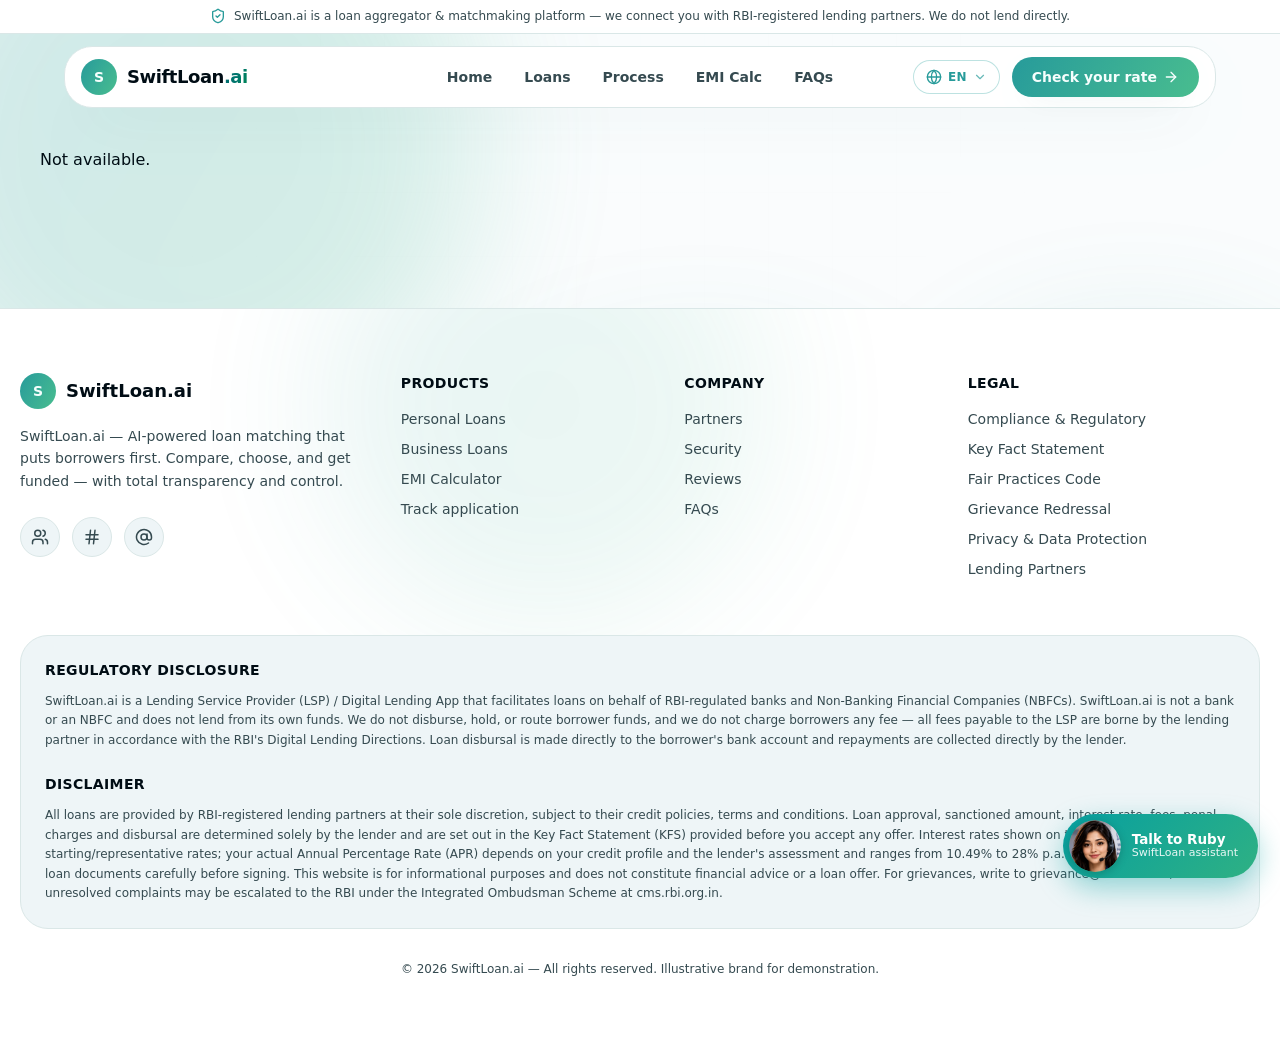
<file: dev/upshot/index.html>
<!DOCTYPE html><html lang="en"><head><meta charSet="utf-8"/><meta name="viewport" content="width=device-width, initial-scale=1"/><link rel="preload" href="/_next/static/media/127c150237bcecd0-s.p.ttf" as="font" crossorigin="" type="font/ttf"/><link rel="preload" href="/_next/static/media/69c33bc0ba7f8eb6-s.p.ttf" as="font" crossorigin="" type="font/ttf"/><link rel="preload" href="/_next/static/media/7b5802537ae413a4-s.p.ttf" as="font" crossorigin="" type="font/ttf"/><link rel="preload" href="/_next/static/media/8e14ea5b67224c03-s.p.ttf" as="font" crossorigin="" type="font/ttf"/><link rel="preload" href="/_next/static/media/de181dbf2d0b1c65-s.p.ttf" as="font" crossorigin="" type="font/ttf"/><link rel="preload" href="/_next/static/media/eef101420556bfb3-s.p.ttf" as="font" crossorigin="" type="font/ttf"/><link rel="preload" href="/_next/static/media/ff3787d88da8b367-s.p.ttf" as="font" crossorigin="" type="font/ttf"/><link rel="stylesheet" href="/_next/static/css/4347d2ba30fdf603.css" data-precedence="next"/><link rel="preload" as="script" fetchPriority="low" href="/_next/static/chunks/webpack-db3cd689fff43f6e.js"/><script src="/_next/static/chunks/fd9d1056-c1f4ccaaac4ce76c.js" async=""></script><script src="/_next/static/chunks/117-80a8fa7d50277a31.js" async=""></script><script src="/_next/static/chunks/main-app-73ad06953d812a29.js" async=""></script><script src="/_next/static/chunks/app/dev/upshot/page-9c24225d954bc8db.js" async=""></script><script src="/_next/static/chunks/972-fbcb046784c39975.js" async=""></script><script src="/_next/static/chunks/282-f2833709c693e433.js" async=""></script><script src="/_next/static/chunks/482-5c2d002a31e33bf1.js" async=""></script><script src="/_next/static/chunks/122-4e2003abc3ecadbb.js" async=""></script><script src="/_next/static/chunks/532-f9efa28c47149aad.js" async=""></script><script src="/_next/static/chunks/app/layout-7a6e880f2fcfe966.js" async=""></script><meta name="theme-color" content="#0A3F41"/><title>SwiftLoan.ai — Fast · Fair · Secure loans, matched to the right lender</title><meta name="description" content="SwiftLoan.ai uses intelligent qualification and AI lender matching to help you access personal and business loans faster — with transparent terms, bank-grade security, and full consent control."/><meta property="og:title" content="SwiftLoan.ai — Fast · Fair · Secure loans, matched to the right lender"/><meta property="og:description" content="SwiftLoan.ai uses intelligent qualification and AI lender matching to help you access personal and business loans faster — with transparent terms, bank-grade security, and full consent control."/><meta property="og:image" content="https://swiftloan.ai/icon.png"/><meta name="twitter:card" content="summary_large_image"/><meta name="twitter:title" content="SwiftLoan.ai — Fast · Fair · Secure loans, matched to the right lender"/><meta name="twitter:description" content="SwiftLoan.ai uses intelligent qualification and AI lender matching to help you access personal and business loans faster — with transparent terms, bank-grade security, and full consent control."/><meta name="twitter:image" content="https://swiftloan.ai/icon.png"/><link rel="icon" href="data:image/svg+xml,%3Csvg xmlns=&#x27;http://www.w3.org/2000/svg&#x27; viewBox=&#x27;0 0 120 120&#x27;%3E%3Cdefs%3E%3ClinearGradient id=&#x27;g&#x27; x1=&#x27;0&#x27; y1=&#x27;0&#x27; x2=&#x27;1&#x27; y2=&#x27;1&#x27;%3E%3Cstop offset=&#x27;0&#x27; stop-color=&#x27;%230CB6A6&#x27;/%3E%3Cstop offset=&#x27;1&#x27; stop-color=&#x27;%232FB183&#x27;/%3E%3C/linearGradient%3E%3C/defs%3E%3Crect width=&#x27;120&#x27; height=&#x27;120&#x27; rx=&#x27;30&#x27; fill=&#x27;url(%23g)&#x27;/%3E%3Cg stroke=&#x27;white&#x27; stroke-linecap=&#x27;round&#x27;%3E%3Cline x1=&#x27;14&#x27; y1=&#x27;52&#x27; x2=&#x27;36&#x27; y2=&#x27;52&#x27; stroke-width=&#x27;7&#x27; opacity=&#x27;.5&#x27;/%3E%3Cline x1=&#x27;16&#x27; y1=&#x27;72&#x27; x2=&#x27;38&#x27; y2=&#x27;72&#x27; stroke-width=&#x27;7&#x27; opacity=&#x27;.85&#x27;/%3E%3C/g%3E%3Ctext x=&#x27;78&#x27; y=&#x27;88&#x27; text-anchor=&#x27;middle&#x27; fill=&#x27;white&#x27; font-family=&#x27;Arial,sans-serif&#x27; font-size=&#x27;82&#x27; font-weight=&#x27;bold&#x27;%3E%E2%82%B9%3C/text%3E%3C/svg%3E"/><link rel="apple-touch-icon" href="/icon.png"/><meta name="next-size-adjust"/><link href="https://fonts.googleapis.com/css2?family=Material+Symbols+Outlined:opsz,wght,FILL,GRAD@20..48,100..700,0..1,-50..0&amp;display=swap" rel="stylesheet"/><script src="/_next/static/chunks/polyfills-42372ed130431b0a.js" noModule=""></script></head><body class="__variable_1cd6a3 __variable_59ba67"><div aria-hidden="true" class="pointer-events-none fixed inset-0 -z-10 overflow-hidden"><div class="absolute inset-0 bg-background"></div><div class="orb animate-drift h-[38rem] w-[38rem] -top-40 -left-32 opacity-20" style="background:var(--gradient-brand)"></div><div class="orb animate-drift h-[30rem] w-[30rem] top-[38%] -right-24 opacity-15" style="background:var(--gradient-brand);animation-delay:-6s"></div><div class="orb animate-drift h-[34rem] w-[34rem] bottom-0 left-1/3 opacity-10" style="background:var(--gradient-brand);animation-delay:-11s"></div><div class="absolute inset-0 opacity-[0.12]" style="background-image:linear-gradient(to right, color-mix(in oklab, var(--brand) 6%, transparent) 1px, transparent 1px), linear-gradient(to bottom, color-mix(in oklab, var(--brand) 6%, transparent) 1px, transparent 1px);background-size:64px 64px;mask-image:radial-gradient(ellipse at 50% 0%, black, transparent 75%)"></div></div><header class="sticky top-0 z-50"><div class="border-b border-border text-muted-foreground transition-all duration-500 bg-card"><div class="shell flex items-center justify-center gap-2 py-2 text-center text-[0.72rem] leading-snug sm:text-xs"><svg xmlns="http://www.w3.org/2000/svg" width="24" height="24" viewBox="0 0 24 24" fill="none" stroke="currentColor" stroke-width="2" stroke-linecap="round" stroke-linejoin="round" class="lucide lucide-shield-check hidden h-4 w-4 shrink-0 text-primary sm:block" aria-hidden="true"><path d="M20 13c0 5-3.5 7.5-7.66 8.95a1 1 0 0 1-.67-.01C7.5 20.5 4 18 4 13V6a1 1 0 0 1 1-1c2 0 4.5-1.2 6.24-2.72a1.17 1.17 0 0 1 1.52 0C14.51 3.81 17 5 19 5a1 1 0 0 1 1 1z"></path><path d="m9 12 2 2 4-4"></path></svg><p>SwiftLoan.ai is a loan aggregator &amp; matchmaking platform — we connect you with RBI-registered lending partners. We do not lend directly.</p></div></div><div class="px-3 pt-3 transition-all duration-500"><nav class="relative mx-auto flex max-w-6xl items-center gap-4 rounded-3xl border px-4 py-2.5 shadow-[var(--shadow-glass)] backdrop-blur-md transition-all duration-500 bg-card border-border"><a class="flex min-w-0 items-center gap-2.5" href="/"><span class="bg-brand-gradient grid h-9 w-9 shrink-0 place-items-center rounded-xl text-sm font-bold text-primary-foreground shadow-[var(--shadow-soft)]">S</span><span class="font-display truncate text-lg font-bold tracking-tight">SwiftLoan<span class="text-gradient">.ai</span></span></a><div class="pointer-events-none absolute inset-x-0 hidden justify-center md:flex"><div class="pointer-events-auto flex items-center gap-1"><a class="rounded-full px-3.5 py-2 text-sm font-semibold text-muted-foreground transition-colors hover:bg-accent hover:text-accent-foreground" href="/">Home</a><a class="rounded-full px-3.5 py-2 text-sm font-semibold text-muted-foreground transition-colors hover:bg-accent hover:text-accent-foreground" href="/#offers">Loans</a><a class="rounded-full px-3.5 py-2 text-sm font-semibold text-muted-foreground transition-colors hover:bg-accent hover:text-accent-foreground" href="/#journey">Process</a><a class="rounded-full px-3.5 py-2 text-sm font-semibold text-muted-foreground transition-colors hover:bg-accent hover:text-accent-foreground" href="/#emi-calculator">EMI Calc</a><a class="rounded-full px-3.5 py-2 text-sm font-semibold text-muted-foreground transition-colors hover:bg-accent hover:text-accent-foreground" href="/faqs/">FAQs</a></div></div><div class="ml-auto hidden items-center gap-1 md:flex"><button type="button" aria-label="Change language" class="border-primary/30 text-primary hover:bg-accent inline-flex cursor-pointer items-center gap-1.5 rounded-2xl border bg-card/70 px-3 py-2 text-xs font-bold tracking-wide transition-colors" id="radix-:R5m9kq:" aria-haspopup="menu" aria-expanded="false" data-state="closed"><svg xmlns="http://www.w3.org/2000/svg" width="24" height="24" viewBox="0 0 24 24" fill="none" stroke="currentColor" stroke-width="2" stroke-linecap="round" stroke-linejoin="round" class="lucide lucide-globe h-4 w-4" aria-hidden="true"><circle cx="12" cy="12" r="10"></circle><path d="M12 2a14.5 14.5 0 0 0 0 20 14.5 14.5 0 0 0 0-20"></path><path d="M2 12h20"></path></svg>EN<svg xmlns="http://www.w3.org/2000/svg" width="24" height="24" viewBox="0 0 24 24" fill="none" stroke="currentColor" stroke-width="2" stroke-linecap="round" stroke-linejoin="round" class="lucide lucide-chevron-down h-3.5 w-3.5 opacity-70" aria-hidden="true"><path d="m6 9 6 6 6-6"></path></svg></button><a class="bg-brand-gradient ml-2 inline-flex items-center gap-1.5 rounded-full px-5 py-2.5 text-sm font-semibold text-primary-foreground shadow-[var(--shadow-soft)] transition-transform hover:-translate-y-0.5" href="/#lead-form">Check your rate<!-- --> <svg xmlns="http://www.w3.org/2000/svg" width="24" height="24" viewBox="0 0 24 24" fill="none" stroke="currentColor" stroke-width="2" stroke-linecap="round" stroke-linejoin="round" class="lucide lucide-arrow-right h-4 w-4" aria-hidden="true"><path d="M5 12h14"></path><path d="m12 5 7 7-7 7"></path></svg></a></div><button type="button" aria-label="Toggle menu" class="ml-auto grid h-10 w-10 shrink-0 cursor-pointer place-items-center rounded-xl border border-border md:hidden"><svg xmlns="http://www.w3.org/2000/svg" width="24" height="24" viewBox="0 0 24 24" fill="none" stroke="currentColor" stroke-width="2" stroke-linecap="round" stroke-linejoin="round" class="lucide lucide-menu h-5 w-5" aria-hidden="true"><path d="M4 5h16"></path><path d="M4 12h16"></path><path d="M4 19h16"></path></svg></button></nav></div></header><main style="padding:40px;font-family:system-ui">Not available.</main><footer class="bg-card relative mt-16 sm:mt-24 overflow-hidden border-t border-border text-foreground"><div aria-hidden="true" class="orb animate-drift -top-32 left-1/4 h-[28rem] w-[28rem] opacity-10" style="background:var(--gradient-brand)"></div><div class="shell relative py-12 sm:py-16"><div class="grid gap-10 sm:grid-cols-2 lg:grid-cols-[1.4fr_1fr_1fr_1.2fr]"><div class="min-w-0 sm:col-span-2 lg:col-span-1"><div class="flex items-center gap-2.5"><span class="bg-brand-gradient grid h-9 w-9 place-items-center rounded-xl text-sm font-bold text-primary-foreground shadow-[var(--shadow-soft)]">S</span><span class="font-display text-lg font-bold">SwiftLoan.ai</span></div><p class="mt-4 max-w-sm text-sm leading-relaxed text-muted-foreground">SwiftLoan.ai — AI-powered loan matching that puts borrowers first. Compare, choose, and get funded — with total transparency and control.</p><div class="mt-6 flex gap-3"><span class="grid h-10 w-10 place-items-center rounded-xl border border-border bg-muted text-muted-foreground transition-transform hover:-translate-y-1 hover:bg-primary/10 hover:text-primary"><svg xmlns="http://www.w3.org/2000/svg" width="24" height="24" viewBox="0 0 24 24" fill="none" stroke="currentColor" stroke-width="2" stroke-linecap="round" stroke-linejoin="round" class="lucide lucide-users h-4.5 w-4.5" aria-hidden="true"><path d="M16 21v-2a4 4 0 0 0-4-4H6a4 4 0 0 0-4 4v2"></path><path d="M16 3.128a4 4 0 0 1 0 7.744"></path><path d="M22 21v-2a4 4 0 0 0-3-3.87"></path><circle cx="9" cy="7" r="4"></circle></svg></span><span class="grid h-10 w-10 place-items-center rounded-xl border border-border bg-muted text-muted-foreground transition-transform hover:-translate-y-1 hover:bg-primary/10 hover:text-primary"><svg xmlns="http://www.w3.org/2000/svg" width="24" height="24" viewBox="0 0 24 24" fill="none" stroke="currentColor" stroke-width="2" stroke-linecap="round" stroke-linejoin="round" class="lucide lucide-hash h-4.5 w-4.5" aria-hidden="true"><line x1="4" x2="20" y1="9" y2="9"></line><line x1="4" x2="20" y1="15" y2="15"></line><line x1="10" x2="8" y1="3" y2="21"></line><line x1="16" x2="14" y1="3" y2="21"></line></svg></span><span class="grid h-10 w-10 place-items-center rounded-xl border border-border bg-muted text-muted-foreground transition-transform hover:-translate-y-1 hover:bg-primary/10 hover:text-primary"><svg xmlns="http://www.w3.org/2000/svg" width="24" height="24" viewBox="0 0 24 24" fill="none" stroke="currentColor" stroke-width="2" stroke-linecap="round" stroke-linejoin="round" class="lucide lucide-at-sign h-4.5 w-4.5" aria-hidden="true"><circle cx="12" cy="12" r="4"></circle><path d="M16 8v5a3 3 0 0 0 6 0v-1a10 10 0 1 0-4 8"></path></svg></span></div></div><div class="min-w-0"><h4 class="text-sm font-bold tracking-wide uppercase">Products</h4><ul class="mt-4 space-y-2.5 text-sm text-muted-foreground"><li><span class="cursor-pointer transition-colors hover:text-foreground hover:underline">Personal Loans</span></li><li><span class="cursor-pointer transition-colors hover:text-foreground hover:underline">Business Loans</span></li><li><span class="cursor-pointer transition-colors hover:text-foreground hover:underline">EMI Calculator</span></li><li><span class="cursor-pointer transition-colors hover:text-foreground hover:underline">Track application</span></li></ul></div><div class="min-w-0"><h4 class="text-sm font-bold tracking-wide uppercase">Company</h4><ul class="mt-4 space-y-2.5 text-sm text-muted-foreground"><li><span class="cursor-pointer transition-colors hover:text-foreground hover:underline">Partners</span></li><li><span class="cursor-pointer transition-colors hover:text-foreground hover:underline">Security</span></li><li><span class="cursor-pointer transition-colors hover:text-foreground hover:underline">Reviews</span></li><li><a class="transition-colors hover:text-foreground hover:underline" href="/faqs/">FAQs</a></li></ul></div><div class="min-w-0"><h4 class="text-sm font-bold tracking-wide uppercase">Legal</h4><ul class="mt-4 space-y-2.5 text-sm text-muted-foreground"><li><span class="cursor-pointer transition-colors hover:text-foreground hover:underline">Compliance &amp; Regulatory</span></li><li><span class="cursor-pointer transition-colors hover:text-foreground hover:underline">Key Fact Statement</span></li><li><span class="cursor-pointer transition-colors hover:text-foreground hover:underline">Fair Practices Code</span></li><li><span class="cursor-pointer transition-colors hover:text-foreground hover:underline">Grievance Redressal</span></li><li><span class="cursor-pointer transition-colors hover:text-foreground hover:underline">Privacy &amp; Data Protection</span></li><li><span class="cursor-pointer transition-colors hover:text-foreground hover:underline">Lending Partners</span></li></ul></div></div><div class="bg-muted mt-12 rounded-3xl border border-border p-5 sm:mt-14 sm:p-6"><h4 class="text-sm font-bold tracking-wide uppercase">Regulatory disclosure</h4><p class="mt-3 text-xs leading-relaxed text-muted-foreground">SwiftLoan.ai is a Lending Service Provider (LSP) / Digital Lending App that facilitates loans on behalf of RBI-regulated banks and Non-Banking Financial Companies (NBFCs). SwiftLoan.ai is not a bank or an NBFC and does not lend from its own funds. We do not disburse, hold, or route borrower funds, and we do not charge borrowers any fee — all fees payable to the LSP are borne by the lending partner in accordance with the RBI&#x27;s Digital Lending Directions. Loan disbursal is made directly to the borrower&#x27;s bank account and repayments are collected directly by the lender.</p><h4 class="mt-6 text-sm font-bold tracking-wide uppercase">Disclaimer</h4><p class="mt-3 text-xs leading-relaxed text-muted-foreground">All loans are provided by RBI-registered lending partners at their sole discretion, subject to their credit policies, terms and conditions. Loan approval, sanctioned amount, interest rate, fees, penal charges and disbursal are determined solely by the lender and are set out in the Key Fact Statement (KFS) provided before you accept any offer. Interest rates shown on this site are indicative starting/representative rates; your actual Annual Percentage Rate (APR) depends on your credit profile and the lender&#x27;s assessment and ranges from 10.49% to 28% p.a. Please read the KFS and all loan documents carefully before signing. This website is for informational purposes and does not constitute financial advice or a loan offer. For grievances, write to grievance@swiftloan.ai; unresolved complaints may be escalated to the RBI under the Integrated Ombudsman Scheme at cms.rbi.org.in.</p></div><p class="mt-8 text-center text-xs text-muted-foreground">© 2026 SwiftLoan.ai — All rights reserved. Illustrative brand for demonstration.</p></div></footer><section aria-label="Notifications alt+T" tabindex="-1" aria-live="polite" aria-relevant="additions text" aria-atomic="false" data-react-aria-top-layer="true"></section><script src="/_next/static/chunks/webpack-db3cd689fff43f6e.js" async=""></script><script>(self.__next_f=self.__next_f||[]).push([0]);self.__next_f.push([2,null])</script><script>self.__next_f.push([1,"1:HL[\"/_next/static/media/127c150237bcecd0-s.p.ttf\",\"font\",{\"crossOrigin\":\"\",\"type\":\"font/ttf\"}]\n2:HL[\"/_next/static/media/69c33bc0ba7f8eb6-s.p.ttf\",\"font\",{\"crossOrigin\":\"\",\"type\":\"font/ttf\"}]\n3:HL[\"/_next/static/media/7b5802537ae413a4-s.p.ttf\",\"font\",{\"crossOrigin\":\"\",\"type\":\"font/ttf\"}]\n4:HL[\"/_next/static/media/8e14ea5b67224c03-s.p.ttf\",\"font\",{\"crossOrigin\":\"\",\"type\":\"font/ttf\"}]\n5:HL[\"/_next/static/media/de181dbf2d0b1c65-s.p.ttf\",\"font\",{\"crossOrigin\":\"\",\"type\":\"font/ttf\"}]\n6:HL[\"/_next/static/media/eef101420556bfb3-s.p.ttf\",\"font\",{\"crossOrigin\":\"\",\"type\":\"font/ttf\"}]\n7:HL[\"/_next/static/media/ff3787d88da8b367-s.p.ttf\",\"font\",{\"crossOrigin\":\"\",\"type\":\"font/ttf\"}]\n8:HL[\"/_next/static/css/4347d2ba30fdf603.css\",\"style\"]\n"])</script><script>self.__next_f.push([1,"9:I[2846,[],\"\"]\nb:I[9107,[],\"ClientPageRoot\"]\nc:I[6326,[\"361\",\"static/chunks/app/dev/upshot/page-9c24225d954bc8db.js\"],\"default\",1]\nd:I[4707,[],\"\"]\ne:I[6423,[],\"\"]\nf:I[8661,[\"972\",\"static/chunks/972-fbcb046784c39975.js\",\"282\",\"static/chunks/282-f2833709c693e433.js\",\"482\",\"static/chunks/482-5c2d002a31e33bf1.js\",\"122\",\"static/chunks/122-4e2003abc3ecadbb.js\",\"532\",\"static/chunks/532-f9efa28c47149aad.js\",\"185\",\"static/chunks/app/layout-7a6e880f2fcfe966.js\"],\"LanguageProvider\"]\n10:I[2875,[\"972\",\"static/chunks/972-fbcb046784c39975.js\",\"282\",\"static/chunks/282-f2833709c693e433.js\",\"482\",\"static/chunks/482-5c2d002a31e33bf1.js\",\"122\",\"static/chunks/122-4e2003abc3ecadbb.js\",\"532\",\"static/chunks/532-f9efa28c47149aad.js\",\"185\",\"static/chunks/app/layout-7a6e880f2fcfe966.js\"],\"Backdrop\"]\n11:I[187,[\"972\",\"static/chunks/972-fbcb046784c39975.js\",\"282\",\"static/chunks/282-f2833709c693e433.js\",\"482\",\"static/chunks/482-5c2d002a31e33bf1.js\",\"122\",\"static/chunks/122-4e2003abc3ecadbb.js\",\"532\",\"static/chunks/532-f9efa28c47149aad.js\",\"185\",\"static/chunks/app/layout-7a6e880f2fcfe966.js\"],\"SiteHeader\"]\n12:I[3822,[\"972\",\"static/chunks/972-fbcb046784c39975.js\",\"282\",\"static/chunks/282-f2833709c693e433.js\",\"482\",\"static/chunks/482-5c2d002a31e33bf1.js\",\"122\",\"static/chunks/122-4e2003abc3ecadbb.js\",\"532\",\"static/chunks/532-f9efa28c47149aad.js\",\"185\",\"static/chunks/app/layout-7a6e880f2fcfe966.js\"],\"SiteFooter\"]\n13:I[4903,[\"972\",\"static/chunks/972-fbcb046784c39975.js\",\"282\",\"static/chunks/282-f2833709c693e433.js\",\"482\",\"static/chunks/482-5c2d002a31e33bf1.js\",\"122\",\"static/chunks/122-4e2003abc3ecadbb.js\",\"532\",\"static/chunks/532-f9efa28c47149aad.js\",\"185\",\"static/chunks/app/layout-7a6e880f2fcfe966.js\"],\"Toaster\"]\n14:I[8960,[\"972\",\"static/chunks/972-fbcb046784c39975.js\",\"282\",\"static/chunks/282-f2833709c693e433.js\",\"482\",\"static/chunks/482-5c2d002a31e33bf1.js\",\"122\",\"static/chunks/122-4e2003abc3ecadbb.js\",\"532\",\"static/chunks/532-f9efa28c47149aad.js\",\"185\",\"static/chunks/app/layout-7a6e880f2fcfe966.js\"],\"default\"]\n15:I[842,[\"972\",\"static/chunks/972"])</script><script>self.__next_f.push([1,"-fbcb046784c39975.js\",\"282\",\"static/chunks/282-f2833709c693e433.js\",\"482\",\"static/chunks/482-5c2d002a31e33bf1.js\",\"122\",\"static/chunks/122-4e2003abc3ecadbb.js\",\"532\",\"static/chunks/532-f9efa28c47149aad.js\",\"185\",\"static/chunks/app/layout-7a6e880f2fcfe966.js\"],\"default\"]\n17:I[1060,[],\"\"]\n18:[]\n"])</script><script>self.__next_f.push([1,"0:[\"$\",\"$L9\",null,{\"buildId\":\"OP2mIqvHMJN2Qzbp7NEQ7\",\"assetPrefix\":\"\",\"urlParts\":[\"\",\"dev\",\"upshot\",\"\"],\"initialTree\":[\"\",{\"children\":[\"dev\",{\"children\":[\"upshot\",{\"children\":[\"__PAGE__\",{}]}]}]},\"$undefined\",\"$undefined\",true],\"initialSeedData\":[\"\",{\"children\":[\"dev\",{\"children\":[\"upshot\",{\"children\":[\"__PAGE__\",{},[[\"$La\",[\"$\",\"$Lb\",null,{\"props\":{\"params\":{},\"searchParams\":{}},\"Component\":\"$c\"}],null],null],null]},[null,[\"$\",\"$Ld\",null,{\"parallelRouterKey\":\"children\",\"segmentPath\":[\"children\",\"dev\",\"children\",\"upshot\",\"children\"],\"error\":\"$undefined\",\"errorStyles\":\"$undefined\",\"errorScripts\":\"$undefined\",\"template\":[\"$\",\"$Le\",null,{}],\"templateStyles\":\"$undefined\",\"templateScripts\":\"$undefined\",\"notFound\":\"$undefined\",\"notFoundStyles\":\"$undefined\"}]],null]},[null,[\"$\",\"$Ld\",null,{\"parallelRouterKey\":\"children\",\"segmentPath\":[\"children\",\"dev\",\"children\"],\"error\":\"$undefined\",\"errorStyles\":\"$undefined\",\"errorScripts\":\"$undefined\",\"template\":[\"$\",\"$Le\",null,{}],\"templateStyles\":\"$undefined\",\"templateScripts\":\"$undefined\",\"notFound\":\"$undefined\",\"notFoundStyles\":\"$undefined\"}]],null]},[[[[\"$\",\"link\",\"0\",{\"rel\":\"stylesheet\",\"href\":\"/_next/static/css/4347d2ba30fdf603.css\",\"precedence\":\"next\",\"crossOrigin\":\"$undefined\"}]],[\"$\",\"html\",null,{\"lang\":\"en\",\"children\":[[\"$\",\"head\",null,{\"children\":[\"$\",\"link\",null,{\"href\":\"https://fonts.googleapis.com/css2?family=Material+Symbols+Outlined:opsz,wght,FILL,GRAD@20..48,100..700,0..1,-50..0\u0026display=swap\",\"rel\":\"stylesheet\"}]}],[\"$\",\"body\",null,{\"className\":\"__variable_1cd6a3 __variable_59ba67\",\"children\":[[\"$\",\"$Lf\",null,{\"children\":[[\"$\",\"$L10\",null,{}],[\"$\",\"$L11\",null,{}],[\"$\",\"$Ld\",null,{\"parallelRouterKey\":\"children\",\"segmentPath\":[\"children\"],\"error\":\"$undefined\",\"errorStyles\":\"$undefined\",\"errorScripts\":\"$undefined\",\"template\":[\"$\",\"$Le\",null,{}],\"templateStyles\":\"$undefined\",\"templateScripts\":\"$undefined\",\"notFound\":[[\"$\",\"title\",null,{\"children\":\"404: This page could not be found.\"}],[\"$\",\"div\",null,{\"style\":{\"fontFamily\":\"system-ui,\\\"Segoe UI\\\",Roboto,Helvetica,Arial,sans-serif,\\\"Apple Color Emoji\\\",\\\"Segoe UI Emoji\\\"\",\"height\":\"100vh\",\"textAlign\":\"center\",\"display\":\"flex\",\"flexDirection\":\"column\",\"alignItems\":\"center\",\"justifyContent\":\"center\"},\"children\":[\"$\",\"div\",null,{\"children\":[[\"$\",\"style\",null,{\"dangerouslySetInnerHTML\":{\"__html\":\"body{color:#000;background:#fff;margin:0}.next-error-h1{border-right:1px solid rgba(0,0,0,.3)}@media (prefers-color-scheme:dark){body{color:#fff;background:#000}.next-error-h1{border-right:1px solid rgba(255,255,255,.3)}}\"}}],[\"$\",\"h1\",null,{\"className\":\"next-error-h1\",\"style\":{\"display\":\"inline-block\",\"margin\":\"0 20px 0 0\",\"padding\":\"0 23px 0 0\",\"fontSize\":24,\"fontWeight\":500,\"verticalAlign\":\"top\",\"lineHeight\":\"49px\"},\"children\":\"404\"}],[\"$\",\"div\",null,{\"style\":{\"display\":\"inline-block\"},\"children\":[\"$\",\"h2\",null,{\"style\":{\"fontSize\":14,\"fontWeight\":400,\"lineHeight\":\"49px\",\"margin\":0},\"children\":\"This page could not be found.\"}]}]]}]}]],\"notFoundStyles\":[]}],[\"$\",\"$L12\",null,{}],[\"$\",\"$L13\",null,{}]]}],[\"$\",\"$L14\",null,{}],[\"$\",\"$L15\",null,{}]]}]]}]],null],null],\"couldBeIntercepted\":false,\"initialHead\":[null,\"$L16\"],\"globalErrorComponent\":\"$17\",\"missingSlots\":\"$W18\"}]\n"])</script><script>self.__next_f.push([1,"16:[[\"$\",\"meta\",\"0\",{\"name\":\"viewport\",\"content\":\"width=device-width, initial-scale=1\"}],[\"$\",\"meta\",\"1\",{\"name\":\"theme-color\",\"content\":\"#0A3F41\"}],[\"$\",\"meta\",\"2\",{\"charSet\":\"utf-8\"}],[\"$\",\"title\",\"3\",{\"children\":\"SwiftLoan.ai — Fast · Fair · Secure loans, matched to the right lender\"}],[\"$\",\"meta\",\"4\",{\"name\":\"description\",\"content\":\"SwiftLoan.ai uses intelligent qualification and AI lender matching to help you access personal and business loans faster — with transparent terms, bank-grade security, and full consent control.\"}],[\"$\",\"meta\",\"5\",{\"property\":\"og:title\",\"content\":\"SwiftLoan.ai — Fast · Fair · Secure loans, matched to the right lender\"}],[\"$\",\"meta\",\"6\",{\"property\":\"og:description\",\"content\":\"SwiftLoan.ai uses intelligent qualification and AI lender matching to help you access personal and business loans faster — with transparent terms, bank-grade security, and full consent control.\"}],[\"$\",\"meta\",\"7\",{\"property\":\"og:image\",\"content\":\"https://swiftloan.ai/icon.png\"}],[\"$\",\"meta\",\"8\",{\"name\":\"twitter:card\",\"content\":\"summary_large_image\"}],[\"$\",\"meta\",\"9\",{\"name\":\"twitter:title\",\"content\":\"SwiftLoan.ai — Fast · Fair · Secure loans, matched to the right lender\"}],[\"$\",\"meta\",\"10\",{\"name\":\"twitter:description\",\"content\":\"SwiftLoan.ai uses intelligent qualification and AI lender matching to help you access personal and business loans faster — with transparent terms, bank-grade security, and full consent control.\"}],[\"$\",\"meta\",\"11\",{\"name\":\"twitter:image\",\"content\":\"https://swiftloan.ai/icon.png\"}],[\"$\",\"link\",\"12\",{\"rel\":\"icon\",\"href\":\"data:image/svg+xml,%3Csvg xmlns='http://www.w3.org/2000/svg' viewBox='0 0 120 120'%3E%3Cdefs%3E%3ClinearGradient id='g' x1='0' y1='0' x2='1' y2='1'%3E%3Cstop offset='0' stop-color='%230CB6A6'/%3E%3Cstop offset='1' stop-color='%232FB183'/%3E%3C/linearGradient%3E%3C/defs%3E%3Crect width='120' height='120' rx='30' fill='url(%23g)'/%3E%3Cg stroke='white' stroke-linecap='round'%3E%3Cline x1='14' y1='52' x2='36' y2='52' stroke-width='7' opacity='.5'/%3E%3Cline x1='16' y1='72' x2='38' y2='72' stroke-width='7' opacity='.85'/%3E%3C/g%3E%3Ctext x='78' y='88' text-anchor='middle' fill='white' font-family='Arial,sans-serif' font-size='82' font-weight='bold'%3E%E2%82%B9%3C/text%3E%3C/svg%3E\"}],[\"$\",\"link\",\"13\",{\"rel\":\"apple-touch-icon\",\"href\":\"/icon.png\"}],[\"$\",\"meta\",\"14\",{\"name\":\"next-size-adjust\"}]]\n"])</script><script>self.__next_f.push([1,"a:null\n"])</script></body></html>
</file>
<file: _next/static/css/4347d2ba30fdf603.css>
@font-face{font-family:__openSans_1cd6a3;src:url(/_next/static/media/7b5802537ae413a4-s.p.ttf) format("truetype");font-display:swap;font-weight:400;font-style:normal}@font-face{font-family:__openSans_1cd6a3;src:url(/_next/static/media/de181dbf2d0b1c65-s.p.ttf) format("truetype");font-display:swap;font-weight:500;font-style:normal}@font-face{font-family:__openSans_1cd6a3;src:url(/_next/static/media/ff3787d88da8b367-s.p.ttf) format("truetype");font-display:swap;font-weight:600;font-style:normal}@font-face{font-family:__openSans_1cd6a3;src:url(/_next/static/media/eef101420556bfb3-s.p.ttf) format("truetype");font-display:swap;font-weight:700;font-style:normal}@font-face{font-family:__openSans_1cd6a3;src:url(/_next/static/media/8e14ea5b67224c03-s.p.ttf) format("truetype");font-display:swap;font-weight:800;font-style:normal}@font-face{font-family:__openSans_Fallback_1cd6a3;src:local("Arial");ascent-override:101.58%;descent-override:27.84%;line-gap-override:0.00%;size-adjust:105.22%}.__className_1cd6a3{font-family:__openSans_1cd6a3,__openSans_Fallback_1cd6a3}.__variable_1cd6a3{--font-open-sans:"__openSans_1cd6a3","__openSans_Fallback_1cd6a3"}@font-face{font-family:__jetbrainsMono_59ba67;src:url(/_next/static/media/127c150237bcecd0-s.p.ttf) format("truetype");font-display:swap;font-weight:400;font-style:normal}@font-face{font-family:__jetbrainsMono_59ba67;src:url(/_next/static/media/69c33bc0ba7f8eb6-s.p.ttf) format("truetype");font-display:swap;font-weight:500;font-style:normal}@font-face{font-family:__jetbrainsMono_Fallback_59ba67;src:local("Arial");ascent-override:77.57%;descent-override:22.82%;line-gap-override:0.00%;size-adjust:131.49%}.__className_59ba67{font-family:__jetbrainsMono_59ba67,__jetbrainsMono_Fallback_59ba67}.__variable_59ba67{--font-jetbrains-mono:"__jetbrainsMono_59ba67","__jetbrainsMono_Fallback_59ba67"}:root{--sl-font-head:var(--font-open-sans),system-ui,sans-serif;--sl-font-body:var(--font-open-sans),system-ui,sans-serif;--sl-font-mono:var(--font-jetbrains-mono),ui-monospace,monospace;--font-head:var(--font-open-sans),system-ui,sans-serif;--font-body:var(--font-open-sans),system-ui,sans-serif;--font-mono:var(--font-jetbrains-mono),monospace}

/*! tailwindcss v4.3.3 | MIT License | https://tailwindcss.com */@layer properties{@supports (((-webkit-hyphens:none)) and (not (margin-trim:inline))) or ((-moz-orient:inline) and (not (color:rgb(from red r g b)))){*,::backdrop,:after,:before{--tw-translate-x:0;--tw-translate-y:0;--tw-translate-z:0;--tw-rotate-x:initial;--tw-rotate-y:initial;--tw-rotate-z:initial;--tw-skew-x:initial;--tw-skew-y:initial;--tw-space-y-reverse:0;--tw-border-style:solid;--tw-gradient-position:initial;--tw-gradient-from:#0000;--tw-gradient-via:#0000;--tw-gradient-to:#0000;--tw-gradient-stops:initial;--tw-gradient-via-stops:initial;--tw-gradient-from-position:0%;--tw-gradient-via-position:50%;--tw-gradient-to-position:100%;--tw-leading:initial;--tw-font-weight:initial;--tw-tracking:initial;--tw-shadow:0 0 #0000;--tw-shadow-color:initial;--tw-shadow-alpha:100%;--tw-inset-shadow:0 0 #0000;--tw-inset-shadow-color:initial;--tw-inset-shadow-alpha:100%;--tw-ring-color:initial;--tw-ring-shadow:0 0 #0000;--tw-inset-ring-color:initial;--tw-inset-ring-shadow:0 0 #0000;--tw-ring-inset:initial;--tw-ring-offset-width:0px;--tw-ring-offset-color:#fff;--tw-ring-offset-shadow:0 0 #0000;--tw-blur:initial;--tw-brightness:initial;--tw-contrast:initial;--tw-grayscale:initial;--tw-hue-rotate:initial;--tw-invert:initial;--tw-opacity:initial;--tw-saturate:initial;--tw-sepia:initial;--tw-drop-shadow:initial;--tw-drop-shadow-color:initial;--tw-drop-shadow-alpha:100%;--tw-drop-shadow-size:initial;--tw-backdrop-blur:initial;--tw-backdrop-brightness:initial;--tw-backdrop-contrast:initial;--tw-backdrop-grayscale:initial;--tw-backdrop-hue-rotate:initial;--tw-backdrop-invert:initial;--tw-backdrop-opacity:initial;--tw-backdrop-saturate:initial;--tw-backdrop-sepia:initial;--tw-duration:initial;--tw-ease:initial;--tw-scale-x:1;--tw-scale-y:1;--tw-scale-z:1;--tw-animation-delay:0s;--tw-animation-direction:normal;--tw-animation-duration:initial;--tw-animation-fill-mode:none;--tw-animation-iteration-count:1;--tw-enter-blur:0;--tw-enter-opacity:1;--tw-enter-rotate:0;--tw-enter-scale:1;--tw-enter-translate-x:0;--tw-enter-translate-y:0;--tw-exit-blur:0;--tw-exit-opacity:1;--tw-exit-rotate:0;--tw-exit-scale:1;--tw-exit-translate-x:0;--tw-exit-translate-y:0}}}@layer theme{:host,:root{--font-sans:"Manrope",ui-sans-serif,system-ui,sans-serif;--font-mono:ui-monospace,SFMono-Regular,Menlo,Monaco,Consolas,"Liberation Mono","Courier New",monospace;--spacing:.25rem;--container-sm:24rem;--container-xl:36rem;--container-2xl:42rem;--container-6xl:72rem;--text-xs:.75rem;--text-xs--line-height:calc(1 / .75);--text-sm:.875rem;--text-sm--line-height:calc(1.25 / .875);--text-base:1rem;--text-base--line-height:calc(1.5 / 1);--text-lg:1.125rem;--text-lg--line-height:calc(1.75 / 1.125);--text-xl:1.25rem;--text-xl--line-height:calc(1.75 / 1.25);--text-2xl:1.5rem;--text-2xl--line-height:calc(2 / 1.5);--text-3xl:1.875rem;--text-3xl--line-height:calc(2.25 / 1.875);--text-4xl:2.25rem;--text-4xl--line-height:calc(2.5 / 2.25);--text-5xl:3rem;--text-5xl--line-height:1;--font-weight-medium:500;--font-weight-semibold:600;--font-weight-bold:700;--font-weight-extrabold:800;--tracking-tight:-.025em;--tracking-wide:.025em;--tracking-widest:.1em;--leading-tight:1.25;--leading-snug:1.375;--leading-relaxed:1.625;--radius-md:calc(var(--radius) - 2px);--radius-lg:var(--radius);--radius-xl:calc(var(--radius) + 4px);--radius-3xl:calc(var(--radius) + 12px);--ease-out:cubic-bezier(0,0,.2,1);--ease-in-out:cubic-bezier(.4,0,.2,1);--blur-md:12px;--blur-3xl:64px;--default-transition-duration:.15s;--default-transition-timing-function:cubic-bezier(.4,0,.2,1);--default-font-family:"Manrope",ui-sans-serif,system-ui,sans-serif;--default-mono-font-family:var(--font-mono);--color-background:var(--background);--color-foreground:var(--foreground);--color-border:var(--border);--font-display:"Sora",ui-sans-serif,system-ui,sans-serif}}@layer base{*,::backdrop,:after,:before{box-sizing:border-box;border:0 solid;margin:0;padding:0}::file-selector-button{box-sizing:border-box;border:0 solid;margin:0;padding:0}:host,html{-webkit-text-size-adjust:100%;tab-size:4;line-height:1.5;font-family:var(--default-font-family,-apple-system,BlinkMacSystemFont,"Segoe UI",Roboto,"Helvetica Neue","Noto Sans",Arial,sans-serif,"Apple Color Emoji","Segoe UI Emoji","Segoe UI Symbol","Noto Color Emoji");font-feature-settings:var(--default-font-feature-settings,normal);font-variation-settings:var(--default-font-variation-settings,normal);-webkit-tap-highlight-color:transparent}hr{height:0;color:inherit;border-top-width:1px}abbr:where([title]){-webkit-text-decoration:underline dotted;text-decoration:underline dotted}h1,h2,h3,h4,h5,h6{font-size:inherit;font-weight:inherit}a{color:inherit;-webkit-text-decoration:inherit;text-decoration:inherit}b,strong{font-weight:bolder}code,kbd,pre,samp{font-family:var(--default-mono-font-family,ui-monospace,SFMono-Regular,Menlo,Monaco,Consolas,"Liberation Mono","Courier New",monospace);font-feature-settings:var(--default-mono-font-feature-settings,normal);font-variation-settings:var(--default-mono-font-variation-settings,normal);font-size:1em}small{font-size:80%}sub,sup{vertical-align:baseline;font-size:75%;line-height:0;position:relative}sub{bottom:-.25em}sup{top:-.5em}table{text-indent:0;border-color:inherit;border-collapse:collapse}:-moz-focusring:where(:not(iframe)){outline:auto}progress{vertical-align:baseline}summary{display:list-item}menu,ol,ul{list-style:none}audio,canvas,embed,iframe,img,object,svg,video{vertical-align:middle;display:block}img,video{max-width:100%;height:auto}button,input,optgroup,select,textarea{font:inherit;font-feature-settings:inherit;font-variation-settings:inherit;letter-spacing:inherit;color:inherit;opacity:1;background-color:#0000;border-radius:0}::file-selector-button{font:inherit;font-feature-settings:inherit;font-variation-settings:inherit;letter-spacing:inherit;color:inherit;opacity:1;background-color:#0000;border-radius:0}:where(select:is([multiple],[size])) optgroup{font-weight:bolder}:where(select:is([multiple],[size])) optgroup option{padding-inline-start:20px}::file-selector-button{margin-inline-end:4px}::placeholder{opacity:1}@supports (not ((-webkit-appearance:-apple-pay-button))) or (contain-intrinsic-size:1px){::placeholder{color:currentColor}@supports (color:color-mix(in lab,red,red)){::placeholder{color:color-mix(in oklab,currentcolor 50%,transparent)}}}textarea{resize:vertical}::-webkit-search-decoration{-webkit-appearance:none}::-webkit-date-and-time-value{min-height:1lh;text-align:inherit}::-webkit-datetime-edit{display:inline-flex}::-webkit-datetime-edit-fields-wrapper{padding:0}::-webkit-datetime-edit,::-webkit-datetime-edit-year-field{padding-block:0}::-webkit-datetime-edit-day-field,::-webkit-datetime-edit-month-field{padding-block:0}::-webkit-datetime-edit-hour-field,::-webkit-datetime-edit-minute-field{padding-block:0}::-webkit-datetime-edit-millisecond-field,::-webkit-datetime-edit-second-field{padding-block:0}::-webkit-datetime-edit-meridiem-field{padding-block:0}::-webkit-calendar-picker-indicator{line-height:1}:-moz-ui-invalid{box-shadow:none}button,input:where([type=button],[type=reset],[type=submit]){appearance:button}::file-selector-button{appearance:button}::-webkit-inner-spin-button,::-webkit-outer-spin-button{height:auto}[hidden]:where(:not([hidden=until-found])){display:none!important}*{border-color:var(--color-border)}html{scroll-behavior:smooth}body{background-color:var(--color-background);color:var(--color-foreground);font-family:var(--font-sans);-webkit-font-smoothing:antialiased}h1,h2,h3,h4{font-family:var(--font-display);letter-spacing:-.03em}}@layer components;@layer utilities{.orb{filter:blur(70px);opacity:.5;pointer-events:none;border-radius:9999px;position:absolute}.pointer-events-auto{pointer-events:auto}.pointer-events-none{pointer-events:none}.collapse{visibility:collapse}.invisible{visibility:hidden}.confetti-piece{border-radius:2px;animation:confetti-fall 2.4s cubic-bezier(.25,.6,.35,1) forwards;position:absolute;top:0}.sr-only{clip-path:inset(50%);white-space:nowrap;border-width:0;width:1px;height:1px;margin:-1px;padding:0;position:absolute;overflow:hidden}.input-interactive{background:oklch(98.4% .003 247.9);border:1.5px solid oklch(86.9% .022 252.9);transition:border-color .2s,background-color .2s,box-shadow .2s,transform .2s;position:relative}.input-interactive:hover{border-color:oklch(62.8% .098 194.5/.65);box-shadow:0 0 0 3px oklch(62.8% .098 194.5/.12),0 6px 18px -8px oklch(44% .075 196/.22)}.input-interactive:focus-within{border-color:var(--primary);background:var(--background);box-shadow:0 0 0 3px #079fa026,0 8px 24px -10px oklch(44% .075 196/.28)}.absolute{position:absolute}.fixed{position:fixed}.relative{position:relative}.static{position:static}.sticky{position:sticky}.-inset-4{inset:calc(var(--spacing) * -4)}.inset-0{inset:0}.inset-x-0{inset-inline:0}.inset-y-0{inset-block:0}.-top-24{top:calc(var(--spacing) * -24)}.-top-32{top:calc(var(--spacing) * -32)}.-top-40{top:calc(var(--spacing) * -40)}.top-0{top:0}.top-2{top:calc(var(--spacing) * 2)}.top-4{top:calc(var(--spacing) * 4)}.top-\[3\.25rem\]{top:3.25rem}.top-\[19\%\]{top:19%}.top-\[28\%\]{top:28%}.top-\[30\%\]{top:30%}.top-\[38\%\]{top:38%}.top-\[40\%\]{top:40%}.-right-24{right:calc(var(--spacing) * -24)}.-right-\[3px\]{right:-3px}.right-0{right:0}.right-3{right:calc(var(--spacing) * 3)}.right-8{right:calc(var(--spacing) * 8)}.bottom-0{bottom:0}.-left-32{left:calc(var(--spacing) * -32)}.-left-\[3px\]{left:-3px}.left-1\/2{left:50%}.left-1\/3{left:33.3333%}.left-1\/4{left:25%}.left-2{left:calc(var(--spacing) * 2)}.left-3{left:calc(var(--spacing) * 3)}.left-4{left:calc(var(--spacing) * 4)}.left-8{left:calc(var(--spacing) * 8)}.-z-10{z-index:calc(10 * -1)}.z-50{z-index:50}.shell{width:100%;max-width:80rem;margin-inline:auto;padding-inline:1.25rem}.-mx-1{margin-inline:calc(var(--spacing) * -1)}.-mx-4{margin-inline:calc(var(--spacing) * -4)}.mx-auto{margin-inline:auto}.my-1{margin-block:var(--spacing)}.my-2\.5{margin-block:calc(var(--spacing) * 2.5)}.mt-0\.5{margin-top:calc(var(--spacing) * .5)}.mt-1{margin-top:var(--spacing)}.mt-1\.5{margin-top:calc(var(--spacing) * 1.5)}.mt-2{margin-top:calc(var(--spacing) * 2)}.mt-2\.5{margin-top:calc(var(--spacing) * 2.5)}.mt-3{margin-top:calc(var(--spacing) * 3)}.mt-4{margin-top:calc(var(--spacing) * 4)}.mt-5{margin-top:calc(var(--spacing) * 5)}.mt-6{margin-top:calc(var(--spacing) * 6)}.mt-7{margin-top:calc(var(--spacing) * 7)}.mt-8{margin-top:calc(var(--spacing) * 8)}.mt-9{margin-top:calc(var(--spacing) * 9)}.mt-10{margin-top:calc(var(--spacing) * 10)}.mt-12{margin-top:calc(var(--spacing) * 12)}.mt-14{margin-top:calc(var(--spacing) * 14)}.mt-16{margin-top:calc(var(--spacing) * 16)}.mt-auto{margin-top:auto}.mb-1{margin-bottom:var(--spacing)}.mb-5{margin-bottom:calc(var(--spacing) * 5)}.-ml-1\.5{margin-left:calc(var(--spacing) * -1.5)}.ml-2{margin-left:calc(var(--spacing) * 2)}.ml-auto{margin-left:auto}.marquee-track{width:max-content;animation:marquee-slide 38s linear infinite;display:flex}.marquee-track-slow{width:max-content;animation:marquee-slide 72s linear infinite;display:flex}.eyebrow{border:1px solid var(--glass-border);background:var(--gradient-sheen);-webkit-backdrop-filter:blur(12px);backdrop-filter:blur(12px);letter-spacing:.08em;text-transform:uppercase;color:var(--brand-deep);border-radius:9999px;align-items:center;gap:.5rem;padding:.4rem .9rem;font-size:.75rem;font-weight:600;display:inline-flex}.marquee-group{gap:.75rem;padding-inline:.375rem;display:flex}.block{display:block}.flex{display:flex}.grid{display:grid}.hidden{display:none}.inline{display:inline}.inline-block{display:inline-block}.inline-flex{display:inline-flex}.table{display:table}.aspect-\[9\/16\]{aspect-ratio:9/16}.aspect-\[393\/852\]{aspect-ratio:393/852}.h-1{height:var(--spacing)}.h-1\.5{height:calc(var(--spacing) * 1.5)}.h-2{height:calc(var(--spacing) * 2)}.h-2\.5{height:calc(var(--spacing) * 2.5)}.h-3{height:calc(var(--spacing) * 3)}.h-3\.5{height:calc(var(--spacing) * 3.5)}.h-4{height:calc(var(--spacing) * 4)}.h-4\.5{height:calc(var(--spacing) * 4.5)}.h-5{height:calc(var(--spacing) * 5)}.h-6{height:calc(var(--spacing) * 6)}.h-8{height:calc(var(--spacing) * 8)}.h-9{height:calc(var(--spacing) * 9)}.h-10{height:calc(var(--spacing) * 10)}.h-11{height:calc(var(--spacing) * 11)}.h-12{height:calc(var(--spacing) * 12)}.h-14{height:calc(var(--spacing) * 14)}.h-28{height:calc(var(--spacing) * 28)}.h-32{height:calc(var(--spacing) * 32)}.h-48{height:calc(var(--spacing) * 48)}.h-96{height:calc(var(--spacing) * 96)}.h-\[6\%\]{height:6%}.h-\[9\%\]{height:9%}.h-\[13\%\]{height:13%}.h-\[28rem\]{height:28rem}.h-\[30rem\]{height:30rem}.h-\[34rem\]{height:34rem}.h-\[38rem\]{height:38rem}.h-auto{height:auto}.h-full{height:100%}.h-px{height:1px}.max-h-28{max-height:calc(var(--spacing) * 28)}.max-h-\[640px\]{max-height:640px}.max-h-\[var\(--radix-dropdown-menu-content-available-height\)\]{max-height:var(--radix-dropdown-menu-content-available-height)}.min-h-0{min-height:0}.min-h-9{min-height:calc(var(--spacing) * 9)}.min-h-10{min-height:calc(var(--spacing) * 10)}.min-h-11{min-height:calc(var(--spacing) * 11)}.min-h-\[6\.5rem\]{min-height:6.5rem}.marquee{width:100%;overflow:hidden;-webkit-mask-image:linear-gradient(90deg,#0000,#000 6% 94%,#0000);mask-image:linear-gradient(90deg,#0000,#000 6% 94%,#0000)}.w-1\/2{width:50%}.w-2{width:calc(var(--spacing) * 2)}.w-2\.5{width:calc(var(--spacing) * 2.5)}.w-3{width:calc(var(--spacing) * 3)}.w-3\.5{width:calc(var(--spacing) * 3.5)}.w-4{width:calc(var(--spacing) * 4)}.w-4\.5{width:calc(var(--spacing) * 4.5)}.w-5{width:calc(var(--spacing) * 5)}.w-6{width:calc(var(--spacing) * 6)}.w-8{width:calc(var(--spacing) * 8)}.w-9{width:calc(var(--spacing) * 9)}.w-10{width:calc(var(--spacing) * 10)}.w-11{width:calc(var(--spacing) * 11)}.w-12{width:calc(var(--spacing) * 12)}.w-14{width:calc(var(--spacing) * 14)}.w-24{width:calc(var(--spacing) * 24)}.w-32{width:calc(var(--spacing) * 32)}.w-96{width:calc(var(--spacing) * 96)}.w-\[1\.5px\]{width:1.5px}.w-\[3px\]{width:3px}.w-\[4\.5rem\]{width:4.5rem}.w-\[19rem\]{width:19rem}.w-\[28rem\]{width:28rem}.w-\[30rem\]{width:30rem}.w-\[34rem\]{width:34rem}.w-\[38\%\]{width:38%}.w-\[38rem\]{width:38rem}.w-\[46\%\]{width:46%}.w-\[72\%\]{width:72%}.w-\[200\%\]{width:200%}.w-\[min\(100\%\,18rem\)\]{width:min(100%,18rem)}.w-auto{width:auto}.w-full{width:100%}.max-w-2xl{max-width:var(--container-2xl)}.max-w-6xl{max-width:var(--container-6xl)}.max-w-10{max-width:calc(var(--spacing) * 10)}.max-w-\[80\%\]{max-width:80%}.max-w-full{max-width:100%}.max-w-sm{max-width:var(--container-sm)}.max-w-xl{max-width:var(--container-xl)}.min-w-0{min-width:0}.min-w-56{min-width:calc(var(--spacing) * 56)}.min-w-\[8rem\]{min-width:8rem}.min-w-\[9rem\]{min-width:9rem}.flex-1{flex:1}.shrink-0{flex-shrink:0}.grow{flex-grow:1}.origin-\(--radix-dropdown-menu-content-transform-origin\){transform-origin:var(--radix-dropdown-menu-content-transform-origin)}.-translate-x-1\/2{--tw-translate-x:calc(calc(1 / 2 * 100%) * -1)}.-translate-x-1\/2,.translate-y-0{translate:var(--tw-translate-x) var(--tw-translate-y)}.translate-y-0{--tw-translate-y:0px}.translate-y-5{--tw-translate-y:calc(var(--spacing) * 5);translate:var(--tw-translate-x) var(--tw-translate-y)}.-rotate-90{rotate:-90deg}.lift{transition:transform .45s cubic-bezier(.22,1,.36,1),box-shadow .45s cubic-bezier(.22,1,.36,1)}.lift:hover{box-shadow:var(--shadow-float);transform:translateY(-6px)}.transform{transform:var(--tw-rotate-x,) var(--tw-rotate-y,) var(--tw-rotate-z,) var(--tw-skew-x,) var(--tw-skew-y,)}.animate-drift{animation:drift 18s ease-in-out infinite}.animate-in{animation:enter var(--tw-animation-duration,var(--tw-duration,.15s))var(--tw-ease,ease)var(--tw-animation-delay,0s)var(--tw-animation-iteration-count,1)var(--tw-animation-direction,normal)var(--tw-animation-fill-mode,none)}.animate-input-invite{animation:input-invite 2.4s ease-in-out infinite}.animate-pop-in{animation:pop-in .5s cubic-bezier(.22,1.3,.4,1) both}.animate-rise-in{animation:rise-in .55s cubic-bezier(.22,.9,.3,1) both}.animate-soft-ping{animation:soft-ping 1.8s ease-out infinite}.animate-typing-cursor{animation:typing-cursor 1s step-end infinite}.cta-pulse{animation:press-cta 2.2s ease-in-out infinite}.cursor-default{cursor:default}.cursor-grab{cursor:grab}.cursor-pointer{cursor:pointer}.cursor-text{cursor:text}.touch-none{touch-action:none}.scroll-mt-28{scroll-margin-top:calc(var(--spacing) * 28)}.appearance-none{appearance:none}.grid-cols-1{grid-template-columns:repeat(1,minmax(0,1fr))}.grid-cols-2{grid-template-columns:repeat(2,minmax(0,1fr))}.grid-cols-3{grid-template-columns:repeat(3,minmax(0,1fr))}.grid-cols-\[minmax\(0\,1fr\)_auto\]{grid-template-columns:minmax(0,1fr) auto}.flex-col{flex-direction:column}.flex-wrap{flex-wrap:wrap}.place-content-center{place-content:center}.place-items-center{place-items:center}.items-center{align-items:center}.items-end{align-items:flex-end}.items-start{align-items:flex-start}.items-stretch{align-items:stretch}.justify-between{justify-content:space-between}.justify-center{justify-content:center}.justify-end{justify-content:flex-end}.gap-0\.5{gap:calc(var(--spacing) * .5)}.gap-1{gap:var(--spacing)}.gap-1\.5{gap:calc(var(--spacing) * 1.5)}.gap-2{gap:calc(var(--spacing) * 2)}.gap-2\.5{gap:calc(var(--spacing) * 2.5)}.gap-3{gap:calc(var(--spacing) * 3)}.gap-4{gap:calc(var(--spacing) * 4)}.gap-5{gap:calc(var(--spacing) * 5)}.gap-6{gap:calc(var(--spacing) * 6)}.gap-8{gap:calc(var(--spacing) * 8)}.gap-10{gap:calc(var(--spacing) * 10)}.gap-12{gap:calc(var(--spacing) * 12)}:where(.space-y-2\.5>:not(:last-child)){--tw-space-y-reverse:0;margin-block-start:calc(calc(var(--spacing) * 2.5) * var(--tw-space-y-reverse));margin-block-end:calc(calc(var(--spacing) * 2.5) * calc(1 - var(--tw-space-y-reverse)))}:where(.space-y-3>:not(:last-child)){--tw-space-y-reverse:0;margin-block-start:calc(calc(var(--spacing) * 3) * var(--tw-space-y-reverse));margin-block-end:calc(calc(var(--spacing) * 3) * calc(1 - var(--tw-space-y-reverse)))}:where(.space-y-7>:not(:last-child)){--tw-space-y-reverse:0;margin-block-start:calc(calc(var(--spacing) * 7) * var(--tw-space-y-reverse));margin-block-end:calc(calc(var(--spacing) * 7) * calc(1 - var(--tw-space-y-reverse)))}.gap-x-10{column-gap:calc(var(--spacing) * 10)}.gap-y-8{row-gap:calc(var(--spacing) * 8)}.truncate{text-overflow:ellipsis;white-space:nowrap}.overflow-hidden,.truncate{overflow:hidden}.overflow-visible{overflow:visible}.overflow-x-hidden{overflow-x:hidden}.overflow-y-auto{overflow-y:auto}.glass-panel{background:var(--gradient-sheen);-webkit-backdrop-filter:blur(28px)saturate(170%);backdrop-filter:blur(28px)saturate(170%);border:1px solid var(--glass-border);box-shadow:var(--shadow-float);border-radius:var(--radius-3xl)}.rounded-2xl{border-radius:calc(var(--radius) + 8px)}.rounded-3xl{border-radius:calc(var(--radius) + 12px)}.rounded-\[1\.4rem\]{border-radius:1.4rem}.rounded-\[2\.3rem\]{border-radius:2.3rem}.rounded-\[2\.9rem\]{border-radius:2.9rem}.rounded-\[2\.75rem\]{border-radius:2.75rem}.rounded-\[2rem\]{border-radius:2rem}.rounded-\[3\.5rem\]{border-radius:3.5rem}.rounded-\[5px\]{border-radius:5px}.rounded-full{border-radius:3.40282e+38px}.rounded-lg{border-radius:var(--radius)}.rounded-md{border-radius:calc(var(--radius) - 2px)}.rounded-sm{border-radius:calc(var(--radius) - 4px)}.rounded-xl{border-radius:calc(var(--radius) + 4px)}.rounded-l-full{border-top-left-radius:3.40282e+38px;border-bottom-left-radius:3.40282e+38px}.rounded-r-full{border-top-right-radius:3.40282e+38px;border-bottom-right-radius:3.40282e+38px}.border{border-style:var(--tw-border-style);border-width:1px}.border-0{border-style:var(--tw-border-style);border-width:0}.border-2{border-style:var(--tw-border-style);border-width:2px}.border-\[1\.5px\]{border-style:var(--tw-border-style);border-width:1.5px}.border-t{border-top-style:var(--tw-border-style);border-top-width:1px}.border-b{border-bottom-style:var(--tw-border-style);border-bottom-width:1px}.border-\[\#94A3B8\]{border-color:#94a3b8}.border-\[\#CBD5E1\]{border-color:#cbd5e1}.border-background{border-color:var(--background)}.border-border,.border-border\/50{border-color:var(--border)}@supports (color:color-mix(in lab,red,red)){.border-border\/50{border-color:color-mix(in oklab,var(--border) 50%,transparent)}}.border-border\/60{border-color:var(--border)}@supports (color:color-mix(in lab,red,red)){.border-border\/60{border-color:color-mix(in oklab,var(--border) 60%,transparent)}}.border-border\/70{border-color:var(--border)}@supports (color:color-mix(in lab,red,red)){.border-border\/70{border-color:color-mix(in oklab,var(--border) 70%,transparent)}}.border-info{border-color:var(--info)}.border-primary,.border-primary\/30{border-color:var(--primary)}@supports (color:color-mix(in lab,red,red)){.border-primary\/30{border-color:color-mix(in oklab,var(--primary) 30%,transparent)}}.border-primary\/50{border-color:var(--primary)}@supports (color:color-mix(in lab,red,red)){.border-primary\/50{border-color:color-mix(in oklab,var(--primary) 50%,transparent)}}.border-success\/40{border-color:var(--success)}@supports (color:color-mix(in lab,red,red)){.border-success\/40{border-color:color-mix(in oklab,var(--success) 40%,transparent)}}.bg-\[\#F8FAFC\]{background-color:#f8fafc}.bg-accent{background-color:var(--accent)}.bg-background,.bg-background\/30{background-color:var(--background)}@supports (color:color-mix(in lab,red,red)){.bg-background\/30{background-color:color-mix(in oklab,var(--background) 30%,transparent)}}.bg-border{background-color:var(--border)}.bg-card,.bg-card\/70{background-color:var(--card)}@supports (color:color-mix(in lab,red,red)){.bg-card\/70{background-color:color-mix(in oklab,var(--card) 70%,transparent)}}.bg-foreground,.bg-foreground\/25{background-color:var(--foreground)}@supports (color:color-mix(in lab,red,red)){.bg-foreground\/25{background-color:color-mix(in oklab,var(--foreground) 25%,transparent)}}.bg-info{background-color:var(--info)}.bg-muted,.bg-muted\/60{background-color:var(--muted)}@supports (color:color-mix(in lab,red,red)){.bg-muted\/60{background-color:color-mix(in oklab,var(--muted) 60%,transparent)}}.bg-popover{background-color:var(--popover)}.bg-primary,.bg-primary\/10{background-color:var(--primary)}@supports (color:color-mix(in lab,red,red)){.bg-primary\/10{background-color:color-mix(in oklab,var(--primary) 10%,transparent)}}.bg-primary\/20{background-color:var(--primary)}@supports (color:color-mix(in lab,red,red)){.bg-primary\/20{background-color:color-mix(in oklab,var(--primary) 20%,transparent)}}.bg-success{background-color:var(--success)}.bg-success-soft{background-color:var(--success-soft)}.bg-success\/25{background-color:var(--success)}@supports (color:color-mix(in lab,red,red)){.bg-success\/25{background-color:color-mix(in oklab,var(--success) 25%,transparent)}}.bg-violet,.bg-violet\/70{background-color:var(--violet)}@supports (color:color-mix(in lab,red,red)){.bg-violet\/70{background-color:color-mix(in oklab,var(--violet) 70%,transparent)}}.bg-warning,.bg-warning\/80{background-color:var(--warning)}@supports (color:color-mix(in lab,red,red)){.bg-warning\/80{background-color:color-mix(in oklab,var(--warning) 80%,transparent)}}.bg-gradient-to-br{--tw-gradient-position:to bottom right in oklab;background-image:linear-gradient(var(--tw-gradient-stops))}.from-danger{--tw-gradient-from:var(--danger);--tw-gradient-stops:var(--tw-gradient-via-stops,var(--tw-gradient-position),var(--tw-gradient-from) var(--tw-gradient-from-position),var(--tw-gradient-to) var(--tw-gradient-to-position))}.from-info{--tw-gradient-from:var(--info);--tw-gradient-stops:var(--tw-gradient-via-stops,var(--tw-gradient-position),var(--tw-gradient-from) var(--tw-gradient-from-position),var(--tw-gradient-to) var(--tw-gradient-to-position))}.from-mint{--tw-gradient-from:var(--mint);--tw-gradient-stops:var(--tw-gradient-via-stops,var(--tw-gradient-position),var(--tw-gradient-from) var(--tw-gradient-from-position),var(--tw-gradient-to) var(--tw-gradient-to-position))}.from-primary{--tw-gradient-from:var(--primary);--tw-gradient-stops:var(--tw-gradient-via-stops,var(--tw-gradient-position),var(--tw-gradient-from) var(--tw-gradient-from-position),var(--tw-gradient-to) var(--tw-gradient-to-position))}.from-success{--tw-gradient-from:var(--success);--tw-gradient-stops:var(--tw-gradient-via-stops,var(--tw-gradient-position),var(--tw-gradient-from) var(--tw-gradient-from-position),var(--tw-gradient-to) var(--tw-gradient-to-position))}.from-violet{--tw-gradient-from:var(--violet);--tw-gradient-stops:var(--tw-gradient-via-stops,var(--tw-gradient-position),var(--tw-gradient-from) var(--tw-gradient-from-position),var(--tw-gradient-to) var(--tw-gradient-to-position))}.from-warning{--tw-gradient-from:var(--warning);--tw-gradient-stops:var(--tw-gradient-via-stops,var(--tw-gradient-position),var(--tw-gradient-from) var(--tw-gradient-from-position),var(--tw-gradient-to) var(--tw-gradient-to-position))}.to-danger{--tw-gradient-to:var(--danger);--tw-gradient-stops:var(--tw-gradient-via-stops,var(--tw-gradient-position),var(--tw-gradient-from) var(--tw-gradient-from-position),var(--tw-gradient-to) var(--tw-gradient-to-position))}.to-info{--tw-gradient-to:var(--info);--tw-gradient-stops:var(--tw-gradient-via-stops,var(--tw-gradient-position),var(--tw-gradient-from) var(--tw-gradient-from-position),var(--tw-gradient-to) var(--tw-gradient-to-position))}.to-mint{--tw-gradient-to:var(--mint);--tw-gradient-stops:var(--tw-gradient-via-stops,var(--tw-gradient-position),var(--tw-gradient-from) var(--tw-gradient-from-position),var(--tw-gradient-to) var(--tw-gradient-to-position))}.to-primary{--tw-gradient-to:var(--primary);--tw-gradient-stops:var(--tw-gradient-via-stops,var(--tw-gradient-position),var(--tw-gradient-from) var(--tw-gradient-from-position),var(--tw-gradient-to) var(--tw-gradient-to-position))}.to-violet{--tw-gradient-to:var(--violet);--tw-gradient-stops:var(--tw-gradient-via-stops,var(--tw-gradient-position),var(--tw-gradient-from) var(--tw-gradient-from-position),var(--tw-gradient-to) var(--tw-gradient-to-position))}.to-warning{--tw-gradient-to:var(--warning);--tw-gradient-stops:var(--tw-gradient-via-stops,var(--tw-gradient-position),var(--tw-gradient-from) var(--tw-gradient-from-position),var(--tw-gradient-to) var(--tw-gradient-to-position))}.text-gradient{background:var(--gradient-heading);color:#0000;-webkit-background-clip:text;background-clip:text}.fill-current{fill:currentColor}.fill-warning{fill:var(--warning)}.object-contain{object-fit:contain}.object-cover{object-fit:cover}.p-0\.5{padding:calc(var(--spacing) * .5)}.p-1{padding:var(--spacing)}.p-2{padding:calc(var(--spacing) * 2)}.p-2\.5{padding:calc(var(--spacing) * 2.5)}.p-3{padding:calc(var(--spacing) * 3)}.p-4{padding:calc(var(--spacing) * 4)}.p-5{padding:calc(var(--spacing) * 5)}.p-6{padding:calc(var(--spacing) * 6)}.p-7{padding:calc(var(--spacing) * 7)}.p-\[3px\]{padding:3px}.px-0\.5{padding-inline:calc(var(--spacing) * .5)}.px-1\.5{padding-inline:calc(var(--spacing) * 1.5)}.px-2{padding-inline:calc(var(--spacing) * 2)}.px-2\.5{padding-inline:calc(var(--spacing) * 2.5)}.px-3{padding-inline:calc(var(--spacing) * 3)}.px-3\.5{padding-inline:calc(var(--spacing) * 3.5)}.px-4{padding-inline:calc(var(--spacing) * 4)}.px-5{padding-inline:calc(var(--spacing) * 5)}.px-6{padding-inline:calc(var(--spacing) * 6)}.px-7{padding-inline:calc(var(--spacing) * 7)}.px-8{padding-inline:calc(var(--spacing) * 8)}.py-0\.5{padding-block:calc(var(--spacing) * .5)}.py-1{padding-block:var(--spacing)}.py-1\.5{padding-block:calc(var(--spacing) * 1.5)}.py-2{padding-block:calc(var(--spacing) * 2)}.py-2\.5{padding-block:calc(var(--spacing) * 2.5)}.py-3{padding-block:calc(var(--spacing) * 3)}.py-3\.5{padding-block:calc(var(--spacing) * 3.5)}.py-4{padding-block:calc(var(--spacing) * 4)}.py-6{padding-block:calc(var(--spacing) * 6)}.py-8{padding-block:calc(var(--spacing) * 8)}.py-12{padding-block:calc(var(--spacing) * 12)}.py-14{padding-block:calc(var(--spacing) * 14)}.py-16{padding-block:calc(var(--spacing) * 16)}.pt-0{padding-top:0}.pt-2{padding-top:calc(var(--spacing) * 2)}.pt-3{padding-top:calc(var(--spacing) * 3)}.pt-5{padding-top:calc(var(--spacing) * 5)}.pt-14{padding-top:calc(var(--spacing) * 14)}.pr-1\.5{padding-right:calc(var(--spacing) * 1.5)}.pr-2{padding-right:calc(var(--spacing) * 2)}.pr-3{padding-right:calc(var(--spacing) * 3)}.pr-9{padding-right:calc(var(--spacing) * 9)}.pb-1{padding-bottom:var(--spacing)}.pb-2{padding-bottom:calc(var(--spacing) * 2)}.pb-2\.5{padding-bottom:calc(var(--spacing) * 2.5)}.pb-4{padding-bottom:calc(var(--spacing) * 4)}.pb-8{padding-bottom:calc(var(--spacing) * 8)}.pb-20{padding-bottom:calc(var(--spacing) * 20)}.pl-1{padding-left:var(--spacing)}.pl-3{padding-left:calc(var(--spacing) * 3)}.pl-5{padding-left:calc(var(--spacing) * 5)}.pl-8{padding-left:calc(var(--spacing) * 8)}.pl-10{padding-left:calc(var(--spacing) * 10)}.text-center{text-align:center}.text-left{text-align:left}.text-right{text-align:right}.font-display{font-family:Sora,ui-sans-serif,system-ui,sans-serif}.text-2xl{font-size:var(--text-2xl);line-height:var(--tw-leading,var(--text-2xl--line-height))}.text-3xl{font-size:var(--text-3xl);line-height:var(--tw-leading,var(--text-3xl--line-height))}.text-4xl{font-size:var(--text-4xl);line-height:var(--tw-leading,var(--text-4xl--line-height))}.text-base{font-size:var(--text-base);line-height:var(--tw-leading,var(--text-base--line-height))}.text-lg{font-size:var(--text-lg);line-height:var(--tw-leading,var(--text-lg--line-height))}.text-sm{font-size:var(--text-sm);line-height:var(--tw-leading,var(--text-sm--line-height))}.text-xl{font-size:var(--text-xl);line-height:var(--tw-leading,var(--text-xl--line-height))}.text-xs{font-size:var(--text-xs);line-height:var(--tw-leading,var(--text-xs--line-height))}.field-input{background:0 0}.field-input::placeholder{color:oklch(70.4% .026 256.8);letter-spacing:.01em;font-size:.6875rem;font-weight:600}.text-\[0\.6rem\]{font-size:.6rem}.text-\[0\.7rem\]{font-size:.7rem}.text-\[0\.62rem\]{font-size:.62rem}.text-\[0\.65rem\]{font-size:.65rem}.text-\[0\.68rem\]{font-size:.68rem}.text-\[0\.72rem\]{font-size:.72rem}.text-\[6px\]{font-size:6px}.text-\[9px\]{font-size:9px}.text-\[10px\]{font-size:10px}.text-\[11px\]{font-size:11px}.leading-\[1\.12\]{--tw-leading:1.12;line-height:1.12}.leading-\[1\.15\]{--tw-leading:1.15;line-height:1.15}.leading-none{--tw-leading:1;line-height:1}.leading-relaxed{--tw-leading:var(--leading-relaxed);line-height:var(--leading-relaxed)}.leading-snug{--tw-leading:var(--leading-snug);line-height:var(--leading-snug)}.leading-tight{--tw-leading:var(--leading-tight);line-height:var(--leading-tight)}.font-bold{--tw-font-weight:var(--font-weight-bold);font-weight:var(--font-weight-bold)}.font-extrabold{--tw-font-weight:var(--font-weight-extrabold);font-weight:var(--font-weight-extrabold)}.font-medium{--tw-font-weight:var(--font-weight-medium);font-weight:var(--font-weight-medium)}.font-semibold{--tw-font-weight:var(--font-weight-semibold);font-weight:var(--font-weight-semibold)}.tracking-\[0\.1em\]{--tw-tracking:.1em;letter-spacing:.1em}.tracking-\[0\.12em\]{--tw-tracking:.12em;letter-spacing:.12em}.tracking-\[0\.14em\]{--tw-tracking:.14em;letter-spacing:.14em}.tracking-\[0\.16em\]{--tw-tracking:.16em;letter-spacing:.16em}.tracking-\[0\.18em\]{--tw-tracking:.18em;letter-spacing:.18em}.tracking-\[0\.22em\]{--tw-tracking:.22em;letter-spacing:.22em}.tracking-tight{--tw-tracking:var(--tracking-tight);letter-spacing:var(--tracking-tight)}.tracking-wide{--tw-tracking:var(--tracking-wide);letter-spacing:var(--tracking-wide)}.tracking-widest{--tw-tracking:var(--tracking-widest);letter-spacing:var(--tracking-widest)}.break-words{overflow-wrap:break-word}.whitespace-nowrap{white-space:nowrap}.text-accent-foreground{color:var(--accent-foreground)}.text-brand-deep{color:var(--brand-deep)}.text-danger{color:var(--danger)}.text-foreground,.text-foreground\/70{color:var(--foreground)}@supports (color:color-mix(in lab,red,red)){.text-foreground\/70{color:color-mix(in oklab,var(--foreground) 70%,transparent)}}.text-foreground\/80{color:var(--foreground)}@supports (color:color-mix(in lab,red,red)){.text-foreground\/80{color:color-mix(in oklab,var(--foreground) 80%,transparent)}}.text-info{color:var(--info)}.text-info-foreground{color:var(--info-foreground)}.text-muted{color:var(--muted)}.text-muted-foreground{color:var(--muted-foreground)}.text-popover-foreground{color:var(--popover-foreground)}.text-primary{color:var(--primary)}.text-primary-foreground{color:var(--primary-foreground)}.text-primary\/25{color:var(--primary)}@supports (color:color-mix(in lab,red,red)){.text-primary\/25{color:color-mix(in oklab,var(--primary) 25%,transparent)}}.text-primary\/40{color:var(--primary)}@supports (color:color-mix(in lab,red,red)){.text-primary\/40{color:color-mix(in oklab,var(--primary) 40%,transparent)}}.text-primary\/70{color:var(--primary)}@supports (color:color-mix(in lab,red,red)){.text-primary\/70{color:color-mix(in oklab,var(--primary) 70%,transparent)}}.text-success{color:var(--success)}.text-success-foreground{color:var(--success-foreground)}.text-violet{color:var(--violet)}.text-warning{color:var(--warning)}.text-warning-foreground{color:var(--warning-foreground)}.uppercase{text-transform:uppercase}.italic{font-style:italic}.underline{text-decoration-line:underline}.decoration-2{text-decoration-thickness:2px}.underline-offset-2{text-underline-offset:2px}.opacity-0{opacity:0}.opacity-10{opacity:.1}.opacity-15{opacity:.15}.opacity-20{opacity:.2}.opacity-40{opacity:.4}.opacity-60{opacity:.6}.opacity-70{opacity:.7}.opacity-85{opacity:.85}.opacity-100{opacity:1}.opacity-\[0\.12\]{opacity:.12}.shadow{--tw-shadow:0 1px 3px 0 var(--tw-shadow-color,#0000001a),0 1px 2px -1px var(--tw-shadow-color,#0000001a)}.shadow,.shadow-\[var\(--shadow-float\)\]{box-shadow:var(--tw-inset-shadow),var(--tw-inset-ring-shadow),var(--tw-ring-offset-shadow),var(--tw-ring-shadow),var(--tw-shadow)}.shadow-\[var\(--shadow-float\)\]{--tw-shadow:var(--shadow-float)}.shadow-\[var\(--shadow-glass\)\]{--tw-shadow:var(--shadow-glass)}.shadow-\[var\(--shadow-glass\)\],.shadow-\[var\(--shadow-soft\)\]{box-shadow:var(--tw-inset-shadow),var(--tw-inset-ring-shadow),var(--tw-ring-offset-shadow),var(--tw-ring-shadow),var(--tw-shadow)}.shadow-\[var\(--shadow-soft\)\]{--tw-shadow:var(--shadow-soft)}.shadow-lg{--tw-shadow:0 10px 15px -3px var(--tw-shadow-color,#0000001a),0 4px 6px -4px var(--tw-shadow-color,#0000001a)}.shadow-lg,.shadow-md{box-shadow:var(--tw-inset-shadow),var(--tw-inset-ring-shadow),var(--tw-ring-offset-shadow),var(--tw-ring-shadow),var(--tw-shadow)}.shadow-md{--tw-shadow:0 4px 6px -1px var(--tw-shadow-color,#0000001a),0 2px 4px -2px var(--tw-shadow-color,#0000001a)}.shadow-sm{--tw-shadow:0 1px 3px 0 var(--tw-shadow-color,#0000001a),0 1px 2px -1px var(--tw-shadow-color,#0000001a)}.ring,.shadow-sm{box-shadow:var(--tw-inset-shadow),var(--tw-inset-ring-shadow),var(--tw-ring-offset-shadow),var(--tw-ring-shadow),var(--tw-shadow)}.ring{--tw-ring-shadow:var(--tw-ring-inset,) 0 0 0 calc(1px + var(--tw-ring-offset-width)) var(--tw-ring-color,currentcolor)}.glass{background:var(--gradient-sheen);-webkit-backdrop-filter:blur(22px)saturate(160%);backdrop-filter:blur(22px)saturate(160%);border:1px solid var(--glass-border);box-shadow:var(--shadow-glass)}.blur{--tw-blur:blur(8px)}.blur,.blur-3xl{filter:var(--tw-blur,) var(--tw-brightness,) var(--tw-contrast,) var(--tw-grayscale,) var(--tw-hue-rotate,) var(--tw-invert,) var(--tw-saturate,) var(--tw-sepia,) var(--tw-drop-shadow,)}.blur-3xl{--tw-blur:blur(var(--blur-3xl))}.\[filter\:brightness\(1\.14\)_saturate\(1\.12\)_contrast\(1\.04\)\]{filter:brightness(1.14)saturate(1.12)contrast(1.04)}.filter{filter:var(--tw-blur,) var(--tw-brightness,) var(--tw-contrast,) var(--tw-grayscale,) var(--tw-hue-rotate,) var(--tw-invert,) var(--tw-saturate,) var(--tw-sepia,) var(--tw-drop-shadow,)}.backdrop-blur-md{--tw-backdrop-blur:blur(var(--blur-md));-webkit-backdrop-filter:var(--tw-backdrop-blur,) var(--tw-backdrop-brightness,) var(--tw-backdrop-contrast,) var(--tw-backdrop-grayscale,) var(--tw-backdrop-hue-rotate,) var(--tw-backdrop-invert,) var(--tw-backdrop-opacity,) var(--tw-backdrop-saturate,) var(--tw-backdrop-sepia,);backdrop-filter:var(--tw-backdrop-blur,) var(--tw-backdrop-brightness,) var(--tw-backdrop-contrast,) var(--tw-backdrop-grayscale,) var(--tw-backdrop-hue-rotate,) var(--tw-backdrop-invert,) var(--tw-backdrop-opacity,) var(--tw-backdrop-saturate,) var(--tw-backdrop-sepia,)}.glass-dark{-webkit-backdrop-filter:blur(20px)saturate(150%);backdrop-filter:blur(20px)saturate(150%);background:linear-gradient(135deg,oklch(100% 0 0/.14),oklch(100% 0 0/.05));border:1px solid oklch(100% 0 0/.18)}.backdrop-filter{-webkit-backdrop-filter:var(--tw-backdrop-blur,) var(--tw-backdrop-brightness,) var(--tw-backdrop-contrast,) var(--tw-backdrop-grayscale,) var(--tw-backdrop-hue-rotate,) var(--tw-backdrop-invert,) var(--tw-backdrop-opacity,) var(--tw-backdrop-saturate,) var(--tw-backdrop-sepia,);backdrop-filter:var(--tw-backdrop-blur,) var(--tw-backdrop-brightness,) var(--tw-backdrop-contrast,) var(--tw-backdrop-grayscale,) var(--tw-backdrop-hue-rotate,) var(--tw-backdrop-invert,) var(--tw-backdrop-opacity,) var(--tw-backdrop-saturate,) var(--tw-backdrop-sepia,)}.transition{transition-property:color,background-color,border-color,outline-color,text-decoration-color,fill,stroke,--tw-gradient-from,--tw-gradient-via,--tw-gradient-to,opacity,box-shadow,transform,translate,scale,rotate,filter,-webkit-backdrop-filter,backdrop-filter,display,content-visibility,overlay,pointer-events;transition-timing-function:var(--tw-ease,var(--default-transition-timing-function));transition-duration:var(--tw-duration,var(--default-transition-duration))}.transition-all{transition-property:all;transition-timing-function:var(--tw-ease,var(--default-transition-timing-function));transition-duration:var(--tw-duration,var(--default-transition-duration))}.transition-colors{transition-property:color,background-color,border-color,outline-color,text-decoration-color,fill,stroke,--tw-gradient-from,--tw-gradient-via,--tw-gradient-to;transition-timing-function:var(--tw-ease,var(--default-transition-timing-function));transition-duration:var(--tw-duration,var(--default-transition-duration))}.transition-transform{transition-property:transform,translate,scale,rotate;transition-timing-function:var(--tw-ease,var(--default-transition-timing-function));transition-duration:var(--tw-duration,var(--default-transition-duration))}.duration-200{--tw-duration:.2s;transition-duration:.2s}.duration-300{--tw-duration:.3s;transition-duration:.3s}.duration-500{--tw-duration:.5s;transition-duration:.5s}.duration-700,.duration-\[700ms\]{--tw-duration:.7s;transition-duration:.7s}.ease-\[cubic-bezier\(0\.22\,0\.9\,0\.3\,1\)\]{--tw-ease:cubic-bezier(.22,.9,.3,1);transition-timing-function:cubic-bezier(.22,.9,.3,1)}.ease-in-out{--tw-ease:var(--ease-in-out);transition-timing-function:var(--ease-in-out)}.ease-out{--tw-ease:var(--ease-out);transition-timing-function:var(--ease-out)}.will-change-transform{will-change:transform}.outline-none{--tw-outline-style:none;outline-style:none}.select-none{-webkit-user-select:none;user-select:none}.bg-brand-gradient{background:var(--gradient-brand)}.bg-deep-gradient{background:var(--gradient-deep)}.fade-in{--tw-enter-opacity:0}.slide-in-from-top-2{--tw-enter-translate-y:calc(2*var(--spacing)*-1)}@media (hover:hover){.group-hover\:translate-x-1:is(:where(.group):hover *){--tw-translate-x:var(--spacing);translate:var(--tw-translate-x) var(--tw-translate-y)}.group-hover\:scale-105:is(:where(.group):hover *){--tw-scale-x:105%;--tw-scale-y:105%;--tw-scale-z:105%;scale:var(--tw-scale-x) var(--tw-scale-y)}}.group-\[\.toast\]\:bg-muted:is(:where(.group).toast *){background-color:var(--muted)}.group-\[\.toast\]\:bg-primary:is(:where(.group).toast *){background-color:var(--primary)}.group-\[\.toast\]\:text-muted-foreground:is(:where(.group).toast *){color:var(--muted-foreground)}.group-\[\.toast\]\:text-primary-foreground:is(:where(.group).toast *){color:var(--primary-foreground)}.group-\[\.toaster\]\:border-border:is(:where(.group).toaster *){border-color:var(--border)}.group-\[\.toaster\]\:bg-background:is(:where(.group).toaster *){background-color:var(--background)}.group-\[\.toaster\]\:text-foreground:is(:where(.group).toaster *){color:var(--foreground)}.group-\[\.toaster\]\:shadow-lg:is(:where(.group).toaster *){--tw-shadow:0 10px 15px -3px var(--tw-shadow-color,#0000001a),0 4px 6px -4px var(--tw-shadow-color,#0000001a);box-shadow:var(--tw-inset-shadow),var(--tw-inset-ring-shadow),var(--tw-ring-offset-shadow),var(--tw-ring-shadow),var(--tw-shadow)}.peer-focus-visible\:ring-2:is(:where(.peer):focus-visible~*){--tw-ring-shadow:var(--tw-ring-inset,) 0 0 0 calc(2px + var(--tw-ring-offset-width)) var(--tw-ring-color,currentcolor);box-shadow:var(--tw-inset-shadow),var(--tw-inset-ring-shadow),var(--tw-ring-offset-shadow),var(--tw-ring-shadow),var(--tw-shadow)}.peer-focus-visible\:ring-primary\/40:is(:where(.peer):focus-visible~*){--tw-ring-color:var(--primary)}@supports (color:color-mix(in lab,red,red)){.peer-focus-visible\:ring-primary\/40:is(:where(.peer):focus-visible~*){--tw-ring-color:color-mix(in oklab,var(--primary) 40%,transparent)}}.last\:border-0:last-child{border-style:var(--tw-border-style);border-width:0}@media (hover:hover){.hover\:-translate-y-0\.5:hover{--tw-translate-y:calc(var(--spacing) * -.5);translate:var(--tw-translate-x) var(--tw-translate-y)}.hover\:-translate-y-1:hover{--tw-translate-y:calc(var(--spacing) * -1);translate:var(--tw-translate-x) var(--tw-translate-y)}.hover\:scale-110:hover{--tw-scale-x:110%;--tw-scale-y:110%;--tw-scale-z:110%;scale:var(--tw-scale-x) var(--tw-scale-y)}.hover\:scale-\[1\.02\]:hover{scale:1.02}.hover\:border-primary:hover{border-color:var(--primary)}.hover\:border-success\/50:hover{border-color:var(--success)}@supports (color:color-mix(in lab,red,red)){.hover\:border-success\/50:hover{border-color:color-mix(in oklab,var(--success) 50%,transparent)}}.hover\:bg-accent:hover{background-color:var(--accent)}.hover\:bg-primary\/10:hover{background-color:var(--primary)}@supports (color:color-mix(in lab,red,red)){.hover\:bg-primary\/10:hover{background-color:color-mix(in oklab,var(--primary) 10%,transparent)}}.hover\:text-accent-foreground:hover{color:var(--accent-foreground)}.hover\:text-foreground:hover{color:var(--foreground)}.hover\:text-primary:hover{color:var(--primary)}.hover\:no-underline:hover{text-decoration-line:none}.hover\:underline:hover{text-decoration-line:underline}.hover\:shadow-\[var\(--shadow-soft\)\]:hover{--tw-shadow:var(--shadow-soft);box-shadow:var(--tw-inset-shadow),var(--tw-inset-ring-shadow),var(--tw-ring-offset-shadow),var(--tw-ring-shadow),var(--tw-shadow)}}.focus\:bg-accent:focus{background-color:var(--accent)}.focus\:text-accent-foreground:focus{color:var(--accent-foreground)}.focus-visible\:ring-1:focus-visible{--tw-ring-shadow:var(--tw-ring-inset,) 0 0 0 calc(1px + var(--tw-ring-offset-width)) var(--tw-ring-color,currentcolor);box-shadow:var(--tw-inset-shadow),var(--tw-inset-ring-shadow),var(--tw-ring-offset-shadow),var(--tw-ring-shadow),var(--tw-shadow)}.focus-visible\:ring-ring:focus-visible{--tw-ring-color:var(--ring)}.focus-visible\:outline-none:focus-visible{--tw-outline-style:none;outline-style:none}.active\:scale-95:active{--tw-scale-x:95%;--tw-scale-y:95%;--tw-scale-z:95%;scale:var(--tw-scale-x) var(--tw-scale-y)}.active\:scale-\[0\.96\]:active{scale:.96}.active\:scale-\[0\.97\]:active{scale:.97}.active\:scale-\[0\.98\]:active{scale:.98}.active\:cursor-grabbing:active{cursor:grabbing}.disabled\:pointer-events-none:disabled{pointer-events:none}.disabled\:opacity-50:disabled{opacity:.5}.data-\[disabled\]\:pointer-events-none[data-disabled]{pointer-events:none}.data-\[disabled\]\:opacity-50[data-disabled]{opacity:.5}.data-\[side\=bottom\]\:slide-in-from-top-2[data-side=bottom]{--tw-enter-translate-y:calc(2*var(--spacing)*-1)}.data-\[side\=left\]\:slide-in-from-right-2[data-side=left]{--tw-enter-translate-x:calc(2*var(--spacing))}.data-\[side\=right\]\:slide-in-from-left-2[data-side=right]{--tw-enter-translate-x:calc(2*var(--spacing)*-1)}.data-\[side\=top\]\:slide-in-from-bottom-2[data-side=top]{--tw-enter-translate-y:calc(2*var(--spacing))}.data-\[state\=closed\]\:animate-accordion-up[data-state=closed]{animation:accordion-up var(--tw-animation-duration,var(--tw-duration,.2s))var(--tw-ease,ease-out)var(--tw-animation-delay,0s)var(--tw-animation-iteration-count,1)var(--tw-animation-direction,normal)var(--tw-animation-fill-mode,none)}.data-\[state\=closed\]\:animate-out[data-state=closed]{animation:exit var(--tw-animation-duration,var(--tw-duration,.15s))var(--tw-ease,ease)var(--tw-animation-delay,0s)var(--tw-animation-iteration-count,1)var(--tw-animation-direction,normal)var(--tw-animation-fill-mode,none)}.data-\[state\=closed\]\:fade-out-0[data-state=closed]{--tw-exit-opacity:0}.data-\[state\=closed\]\:zoom-out-95[data-state=closed]{--tw-exit-scale:.95}.data-\[state\=on\]\:bg-accent[data-state=on]{background-color:var(--accent)}.data-\[state\=open\]\:animate-accordion-down[data-state=open]{animation:accordion-down var(--tw-animation-duration,var(--tw-duration,.2s))var(--tw-ease,ease-out)var(--tw-animation-delay,0s)var(--tw-animation-iteration-count,1)var(--tw-animation-direction,normal)var(--tw-animation-fill-mode,none)}.data-\[state\=open\]\:animate-in[data-state=open]{animation:enter var(--tw-animation-duration,var(--tw-duration,.15s))var(--tw-ease,ease)var(--tw-animation-delay,0s)var(--tw-animation-iteration-count,1)var(--tw-animation-direction,normal)var(--tw-animation-fill-mode,none)}.data-\[state\=open\]\:bg-accent[data-state=open]{background-color:var(--accent)}.data-\[state\=open\]\:fade-in-0[data-state=open]{--tw-enter-opacity:0}.data-\[state\=open\]\:zoom-in-95[data-state=open]{--tw-enter-scale:.95}@media (min-width:40rem){.sm\:col-span-2{grid-column:span 2/span 2}.sm\:-mx-6{margin-inline:calc(var(--spacing) * -6)}.sm\:mt-14{margin-top:calc(var(--spacing) * 14)}.sm\:mt-24{margin-top:calc(var(--spacing) * 24)}.sm\:block{display:block}.sm\:h-56{height:calc(var(--spacing) * 56)}.sm\:w-\[22rem\]{width:22rem}.sm\:grid-cols-2{grid-template-columns:repeat(2,minmax(0,1fr))}.sm\:grid-cols-3{grid-template-columns:repeat(3,minmax(0,1fr))}.sm\:gap-3{gap:calc(var(--spacing) * 3)}.sm\:gap-14{gap:calc(var(--spacing) * 14)}.sm\:p-6{padding:calc(var(--spacing) * 6)}.sm\:p-7{padding:calc(var(--spacing) * 7)}.sm\:p-8{padding:calc(var(--spacing) * 8)}.sm\:p-10{padding:calc(var(--spacing) * 10)}.sm\:px-3{padding-inline:calc(var(--spacing) * 3)}.sm\:px-7{padding-inline:calc(var(--spacing) * 7)}.sm\:px-8{padding-inline:calc(var(--spacing) * 8)}.sm\:py-3\.5{padding-block:calc(var(--spacing) * 3.5)}.sm\:py-16{padding-block:calc(var(--spacing) * 16)}.sm\:py-20{padding-block:calc(var(--spacing) * 20)}.sm\:py-24{padding-block:calc(var(--spacing) * 24)}.sm\:pt-20{padding-top:calc(var(--spacing) * 20)}.sm\:text-2xl{font-size:var(--text-2xl);line-height:var(--tw-leading,var(--text-2xl--line-height))}.sm\:text-3xl{font-size:var(--text-3xl);line-height:var(--tw-leading,var(--text-3xl--line-height))}.sm\:text-4xl{font-size:var(--text-4xl);line-height:var(--tw-leading,var(--text-4xl--line-height))}.sm\:text-5xl{font-size:var(--text-5xl);line-height:var(--tw-leading,var(--text-5xl--line-height))}.sm\:text-base{font-size:var(--text-base);line-height:var(--tw-leading,var(--text-base--line-height))}.sm\:text-lg{font-size:var(--text-lg);line-height:var(--tw-leading,var(--text-lg--line-height))}.sm\:text-sm{font-size:var(--text-sm);line-height:var(--tw-leading,var(--text-sm--line-height))}.sm\:text-xl{font-size:var(--text-xl);line-height:var(--tw-leading,var(--text-xl--line-height))}.sm\:text-xs{font-size:var(--text-xs);line-height:var(--tw-leading,var(--text-xs--line-height))}.sm\:leading-\[1\.05\]{--tw-leading:1.05;line-height:1.05}}@media (min-width:48rem){.md\:flex{display:flex}.md\:hidden{display:none}.md\:grid-cols-\[1fr_18rem\]{grid-template-columns:1fr 18rem}}@media (min-width:64rem){.lg\:col-span-1{grid-column:span 1/span 1}.lg\:row-span-4{grid-row:span 4/span 4}.lg\:line-clamp-3{-webkit-line-clamp:3;-webkit-box-orient:vertical;display:-webkit-box;overflow:hidden}.lg\:block{display:block}.lg\:grid{display:grid}.lg\:w-\[min\(100\%\,19\.8rem\)\]{width:min(100%,19.8rem)}.lg\:grid-cols-2{grid-template-columns:repeat(2,minmax(0,1fr))}.lg\:grid-cols-4{grid-template-columns:repeat(4,minmax(0,1fr))}.lg\:grid-cols-\[1\.1fr_1fr\]{grid-template-columns:1.1fr 1fr}.lg\:grid-cols-\[1\.4fr_1fr_1fr_1\.2fr\]{grid-template-columns:1.4fr 1fr 1fr 1.2fr}.lg\:grid-cols-\[1\.05fr_0\.95fr\]{grid-template-columns:1.05fr .95fr}.lg\:grid-cols-\[1fr_20\.7rem\]{grid-template-columns:1fr 20.7rem}.lg\:grid-rows-\[auto_auto_auto_1fr\]{grid-template-rows:auto auto auto 1fr}.lg\:grid-rows-subgrid{grid-template-rows:subgrid}.lg\:p-8{padding:calc(var(--spacing) * 8)}.lg\:text-4xl{font-size:var(--text-4xl);line-height:var(--tw-leading,var(--text-4xl--line-height))}.lg\:text-5xl{font-size:var(--text-5xl);line-height:var(--tw-leading,var(--text-5xl--line-height))}.lg\:text-\[3\.7rem\]{font-size:3.7rem}}.\[\&_svg\]\:pointer-events-none svg{pointer-events:none}.\[\&_svg\]\:size-4 svg{width:calc(var(--spacing) * 4);height:calc(var(--spacing) * 4)}.\[\&_svg\]\:shrink-0 svg{flex-shrink:0}.\[\&\>svg\]\:size-4>svg{width:calc(var(--spacing) * 4);height:calc(var(--spacing) * 4)}.\[\&\>svg\]\:shrink-0>svg{flex-shrink:0}.\[\&\[data-state\=open\]\>svg\]\:rotate-180[data-state=open]>svg{rotate:180deg}}@property --tw-animation-delay{syntax:"*";inherits:false;initial-value:0s}@property --tw-animation-direction{syntax:"*";inherits:false;initial-value:normal}@property --tw-animation-duration{syntax:"*";inherits:false}@property --tw-animation-fill-mode{syntax:"*";inherits:false;initial-value:none}@property --tw-animation-iteration-count{syntax:"*";inherits:false;initial-value:1}@property --tw-enter-blur{syntax:"*";inherits:false;initial-value:0}@property --tw-enter-opacity{syntax:"*";inherits:false;initial-value:1}@property --tw-enter-rotate{syntax:"*";inherits:false;initial-value:0}@property --tw-enter-scale{syntax:"*";inherits:false;initial-value:1}@property --tw-enter-translate-x{syntax:"*";inherits:false;initial-value:0}@property --tw-enter-translate-y{syntax:"*";inherits:false;initial-value:0}@property --tw-exit-blur{syntax:"*";inherits:false;initial-value:0}@property --tw-exit-opacity{syntax:"*";inherits:false;initial-value:1}@property --tw-exit-rotate{syntax:"*";inherits:false;initial-value:0}@property --tw-exit-scale{syntax:"*";inherits:false;initial-value:1}@property --tw-exit-translate-x{syntax:"*";inherits:false;initial-value:0}@property --tw-exit-translate-y{syntax:"*";inherits:false;initial-value:0}:root{--radius:1rem;--background:oklch(99% .003 220);--foreground:oklch(14% .038 220);--card:oklch(100% 0 0);--card-foreground:oklch(15.5% .035 220);--popover:oklch(100% 0 0);--popover-foreground:oklch(15.5% .035 220);--primary:oklch(62.8% .098 194.5);--primary-foreground:oklch(99% .01 190);--brand:oklch(62.8% .098 194.5);--brand-deep:oklch(44% .075 196);--mint:oklch(72% .126 163.5);--ink:oklch(24% .035 220);--secondary:oklch(72% .126 163.5);--secondary-foreground:oklch(18% .03 200);--muted:oklch(96.5% .008 220);--muted-foreground:oklch(39.5% .028 215);--accent:oklch(95.5% .028 180);--accent-foreground:oklch(32% .06 196);--destructive:oklch(56.5% .2 22);--destructive-foreground:oklch(98.4% .003 247.858);--border:oklch(91.8% .014 195);--input:oklch(91.8% .014 195);--ring:oklch(62.8% .098 194.5);--glass:oklch(100% 0 0/.86);--glass-border:oklch(100% 0 0/.82);--success:oklch(60% .15 150);--success-foreground:oklch(99% .01 150);--success-soft:oklch(95.5% .045 152);--warning:oklch(72% .16 72);--warning-foreground:oklch(26% .07 60);--warning-soft:oklch(96% .06 85);--info:oklch(57.5% .16 253);--info-foreground:oklch(99% .01 253);--info-soft:oklch(95.5% .035 255);--danger:oklch(56.5% .2 22);--danger-foreground:oklch(99% .01 20);--danger-soft:oklch(95.5% .04 22);--violet:oklch(58% .19 296);--chart-1:oklch(58.8% .104 194.5);--chart-2:oklch(65% .15 155);--chart-3:oklch(72% .16 72);--chart-4:oklch(58% .19 296);--chart-5:oklch(57.5% .16 253);--sidebar:oklch(98.4% .006 190);--sidebar-foreground:oklch(15.5% .035 220);--sidebar-primary:oklch(62.8% .098 194.5);--sidebar-primary-foreground:oklch(99% .01 190);--sidebar-accent:oklch(95.5% .028 180);--sidebar-accent-foreground:oklch(32% .06 196);--sidebar-border:oklch(91.8% .014 195);--sidebar-ring:oklch(62.8% .098 194.5);--gradient-brand:linear-gradient(120deg,oklch(62.8% .098 194.5),oklch(72% .126 163.5));--gradient-heading:linear-gradient(115deg,oklch(46% .09 205),oklch(50% .105 186) 55%,oklch(55% .13 158));--gradient-deep:linear-gradient(150deg,oklch(28% .05 210),oklch(40% .08 190) 55%,oklch(52% .1 168));--gradient-sheen:linear-gradient(135deg,oklch(100% 0 0/.92),oklch(100% 0 0/.66) 40%,oklch(98% .018 190/.6));--shadow-glass:0 24px 60px -28px oklch(44% .075 196/.24);--shadow-float:0 40px 90px -40px oklch(44% .075 196/.34);--shadow-soft:0 10px 30px -18px oklch(44% .075 196/.32)}.dark{--background:oklch(19% .03 215);--foreground:oklch(97% .008 190);--card:oklch(24% .035 213);--card-foreground:oklch(97% .008 190);--popover:oklch(24% .035 213);--popover-foreground:oklch(97% .008 190);--muted:oklch(28% .035 212);--muted-foreground:oklch(74% .02 200);--accent:oklch(30% .05 195);--accent-foreground:oklch(95% .02 185);--border:oklch(100% 0 0/.12);--input:oklch(100% 0 0/.16);--success-soft:oklch(32% .06 152);--warning-soft:oklch(34% .07 78);--info-soft:oklch(32% .07 255);--danger-soft:oklch(33% .08 22);--warning-foreground:oklch(97% .02 85);--glass:oklch(28% .04 210/.78);--glass-border:oklch(100% 0 0/.14)}@keyframes float{0%,to{transform:translateY(0)}50%{transform:translateY(-14px)}}@keyframes drift{0%,to{transform:translate(0)scale(1)}50%{transform:translate(4%,-6%)scale(1.08)}}@keyframes shimmer{0%{background-position:-140% 0}to{background-position:240% 0}}@keyframes marquee-slide{0%{transform:translate(0)}to{transform:translate(-50%)}}@media (prefers-reduced-motion:reduce){.marquee-track{animation:none}}@keyframes confetti-fall{0%{opacity:0;transform:translateY(-10%)rotate(0)}10%{opacity:1}to{transform:translate3d(var(--dx,0),115%,0) rotate(var(--rot,540deg));opacity:0}}@keyframes pop-in{0%{opacity:0;transform:scale(.6)}60%{opacity:1;transform:scale(1.08)}to{opacity:1;transform:scale(1)}}@keyframes rise-in{0%{opacity:0;transform:translateY(12px)}to{opacity:1;transform:translate(0)}}@keyframes soft-ping{0%{opacity:.55;transform:scale(.9)}to{opacity:0;transform:scale(1.6)}}@keyframes blink{0%,to{opacity:1}50%{opacity:0}}@keyframes input-invite{0%,to{border-color:var(--border);box-shadow:0 0 oklch(62.8% .098 194.5/0)}50%{border-color:oklch(62.8% .098 194.5/.55);box-shadow:0 0 0 3px oklch(62.8% .098 194.5/.18)}}@keyframes shimmer-invite{0%{background-position:-200% 0}to{background-position:200% 0}}@keyframes press-cta{0%,to{transform:scale(1)}50%{transform:scale(.98)}}@keyframes typing-cursor{0%,to{opacity:1}50%{opacity:0}}@media (prefers-reduced-motion:reduce){.animate-blink,.animate-input-invite,.animate-pop-in,.animate-rise-in,.animate-soft-ping,.animate-typing-cursor,.confetti-piece,.cta-pulse{animation:none}}html:is([lang=hi],[lang=te]) :is(h1,h2,h3,h4,.font-display){letter-spacing:normal;overflow-wrap:anywhere;line-height:1.45}html:is([lang=hi],[lang=te]) :is(p,li,blockquote,figcaption){overflow-wrap:anywhere}html:is([lang=hi],[lang=te]) .eyebrow{line-height:1.55}html:is([lang=hi],[lang=te]) .text-gradient{margin-block-end:-.12em;padding-block-end:.12em}html:is([lang=hi],[lang=te]) [class*=tracking-\[]{letter-spacing:normal}.marquee:hover .marquee-track,.marquee:hover .marquee-track-slow{animation-play-state:paused}@media (prefers-reduced-motion:reduce){.marquee-track-slow{animation:none}}@property --tw-translate-x{syntax:"*";inherits:false;initial-value:0}@property --tw-translate-y{syntax:"*";inherits:false;initial-value:0}@property --tw-translate-z{syntax:"*";inherits:false;initial-value:0}@property --tw-rotate-x{syntax:"*";inherits:false}@property --tw-rotate-y{syntax:"*";inherits:false}@property --tw-rotate-z{syntax:"*";inherits:false}@property --tw-skew-x{syntax:"*";inherits:false}@property --tw-skew-y{syntax:"*";inherits:false}@property --tw-space-y-reverse{syntax:"*";inherits:false;initial-value:0}@property --tw-border-style{syntax:"*";inherits:false;initial-value:solid}@property --tw-gradient-position{syntax:"*";inherits:false}@property --tw-gradient-from{syntax:"<color>";inherits:false;initial-value:#0000}@property --tw-gradient-via{syntax:"<color>";inherits:false;initial-value:#0000}@property --tw-gradient-to{syntax:"<color>";inherits:false;initial-value:#0000}@property --tw-gradient-stops{syntax:"*";inherits:false}@property --tw-gradient-via-stops{syntax:"*";inherits:false}@property --tw-gradient-from-position{syntax:"<length-percentage>";inherits:false;initial-value:0}@property --tw-gradient-via-position{syntax:"<length-percentage>";inherits:false;initial-value:50%}@property --tw-gradient-to-position{syntax:"<length-percentage>";inherits:false;initial-value:100%}@property --tw-leading{syntax:"*";inherits:false}@property --tw-font-weight{syntax:"*";inherits:false}@property --tw-tracking{syntax:"*";inherits:false}@property --tw-shadow{syntax:"*";inherits:false;initial-value:0 0 #0000}@property --tw-shadow-color{syntax:"*";inherits:false}@property --tw-shadow-alpha{syntax:"<percentage>";inherits:false;initial-value:100%}@property --tw-inset-shadow{syntax:"*";inherits:false;initial-value:0 0 #0000}@property --tw-inset-shadow-color{syntax:"*";inherits:false}@property --tw-inset-shadow-alpha{syntax:"<percentage>";inherits:false;initial-value:100%}@property --tw-ring-color{syntax:"*";inherits:false}@property --tw-ring-shadow{syntax:"*";inherits:false;initial-value:0 0 #0000}@property --tw-inset-ring-color{syntax:"*";inherits:false}@property --tw-inset-ring-shadow{syntax:"*";inherits:false;initial-value:0 0 #0000}@property --tw-ring-inset{syntax:"*";inherits:false}@property --tw-ring-offset-width{syntax:"<length>";inherits:false;initial-value:0}@property --tw-ring-offset-color{syntax:"*";inherits:false;initial-value:#fff}@property --tw-ring-offset-shadow{syntax:"*";inherits:false;initial-value:0 0 #0000}@property --tw-blur{syntax:"*";inherits:false}@property --tw-brightness{syntax:"*";inherits:false}@property --tw-contrast{syntax:"*";inherits:false}@property --tw-grayscale{syntax:"*";inherits:false}@property --tw-hue-rotate{syntax:"*";inherits:false}@property --tw-invert{syntax:"*";inherits:false}@property --tw-opacity{syntax:"*";inherits:false}@property --tw-saturate{syntax:"*";inherits:false}@property --tw-sepia{syntax:"*";inherits:false}@property --tw-drop-shadow{syntax:"*";inherits:false}@property --tw-drop-shadow-color{syntax:"*";inherits:false}@property --tw-drop-shadow-alpha{syntax:"<percentage>";inherits:false;initial-value:100%}@property --tw-drop-shadow-size{syntax:"*";inherits:false}@property --tw-backdrop-blur{syntax:"*";inherits:false}@property --tw-backdrop-brightness{syntax:"*";inherits:false}@property --tw-backdrop-contrast{syntax:"*";inherits:false}@property --tw-backdrop-grayscale{syntax:"*";inherits:false}@property --tw-backdrop-hue-rotate{syntax:"*";inherits:false}@property --tw-backdrop-invert{syntax:"*";inherits:false}@property --tw-backdrop-opacity{syntax:"*";inherits:false}@property --tw-backdrop-saturate{syntax:"*";inherits:false}@property --tw-backdrop-sepia{syntax:"*";inherits:false}@property --tw-duration{syntax:"*";inherits:false}@property --tw-ease{syntax:"*";inherits:false}@property --tw-scale-x{syntax:"*";inherits:false;initial-value:1}@property --tw-scale-y{syntax:"*";inherits:false;initial-value:1}@property --tw-scale-z{syntax:"*";inherits:false;initial-value:1}@keyframes enter{0%{opacity:var(--tw-enter-opacity,1);transform:translate3d(var(--tw-enter-translate-x,0),var(--tw-enter-translate-y,0),0)scale3d(var(--tw-enter-scale,1),var(--tw-enter-scale,1),var(--tw-enter-scale,1))rotate(var(--tw-enter-rotate,0));filter:blur(var(--tw-enter-blur,0))}}@keyframes exit{to{opacity:var(--tw-exit-opacity,1);transform:translate3d(var(--tw-exit-translate-x,0),var(--tw-exit-translate-y,0),0)scale3d(var(--tw-exit-scale,1),var(--tw-exit-scale,1),var(--tw-exit-scale,1))rotate(var(--tw-exit-rotate,0));filter:blur(var(--tw-exit-blur,0))}}@keyframes accordion-down{0%{height:0}to{height:var(--radix-accordion-content-height,var(--bits-accordion-content-height,var(--reka-accordion-content-height,var(--kb-accordion-content-height,var(--ngp-accordion-content-height,auto)))))}}@keyframes accordion-up{0%{height:var(--radix-accordion-content-height,var(--bits-accordion-content-height,var(--reka-accordion-content-height,var(--kb-accordion-content-height,var(--ngp-accordion-content-height,auto)))))}to{height:0}}
</file>
<file: _next/static/css/ea86f499fd3fac6b.css>
.compliancePage *,.compliancePage :after,.compliancePage :before{box-sizing:border-box}.compliancePage{font-family:var(--sl-font-body);color:var(--sl-ink);background:var(--sl-aurora);background-attachment:fixed;min-height:100vh;line-height:1.62;-webkit-font-smoothing:antialiased;padding-bottom:60px}.compliancePage .msi{font-family:Material Symbols Outlined;font-weight:400;font-style:normal;line-height:1;vertical-align:middle;font-variation-settings:"FILL" 1,"wght" 500}.compliancePage a{color:var(--sl-teal);text-decoration:none}.compliancePage a:hover{text-decoration:underline}.compliancePage .mono{font-family:var(--sl-font-mono)}.compliancePage h1,.compliancePage h2,.compliancePage h3,.compliancePage h4{font-family:var(--sl-font-head);letter-spacing:-.02em;line-height:1.2}.compliancePage .topbar{background:var(--sl-dark-1);color:#c7d9d6;font-size:.8rem;text-align:center;padding:.55rem 20px}.compliancePage .nav{position:sticky;top:0;z-index:50;background:hsla(45,40%,98%,.82);backdrop-filter:blur(14px);border-bottom:1px solid var(--sl-border)}.compliancePage .nav__in{max-width:960px;margin:0 auto;padding:14px 24px;display:flex;align-items:center;justify-content:space-between}.compliancePage .brand{display:flex;align-items:center;gap:10px;font-family:var(--sl-font-head);font-weight:800;font-size:1.2rem;color:var(--sl-ink)}.compliancePage .brand svg{border-radius:11px;background:var(--sl-grad-tile)}.compliancePage .brand .ai,.compliancePage .brand .sw{color:var(--sl-teal)}.compliancePage .back{font-weight:600;font-size:.9rem;display:inline-flex;align-items:center;gap:6px}.compliancePage .wrap{max-width:960px;margin:0 auto;padding:0 24px}.compliancePage .head{background:var(--sl-grad-dark);color:#fff;border-radius:0 0 28px 28px;padding:46px 0 40px;margin-bottom:38px}.compliancePage .head .eyebrow{font-size:12px;font-weight:700;letter-spacing:.2em;text-transform:uppercase;color:var(--sl-mint);margin-bottom:12px;display:block}.compliancePage .head h1{font-size:clamp(2rem,4.5vw,2.9rem);font-weight:800;letter-spacing:-.03em;margin-bottom:14px}.compliancePage .head p{color:hsla(0,0%,100%,.85);max-width:64ch;font-size:1.02rem}.compliancePage .updated{margin-top:18px;font-size:.82rem;color:#9fc4bf}.compliancePage .toc{display:flex;flex-wrap:wrap;gap:8px;margin-bottom:34px}.compliancePage .toc a{background:#fff;border:1px solid var(--sl-border);border-radius:var(--sl-r-pill);padding:8px 15px;font-size:.85rem;font-weight:600;color:var(--sl-ink-strong)}.compliancePage .toc a:hover{border-color:var(--sl-teal);color:var(--sl-teal);text-decoration:none}.compliancePage section.block{background:#fff;border:1px solid var(--sl-border);border-radius:var(--sl-r-card);padding:28px 30px;box-shadow:var(--sl-sh-card);margin-bottom:20px;scroll-margin-top:80px}.compliancePage section.block>h2{font-size:1.5rem;font-weight:800;display:flex;align-items:center;gap:10px;margin-bottom:6px}.compliancePage section.block>h2 .msi{color:var(--sl-teal);font-size:1.6rem}.compliancePage .sublead{color:var(--sl-ink-sub);margin-bottom:16px;font-size:.95rem}.compliancePage section.block h3{font-size:1.05rem;font-weight:800;margin:18px 0 6px;color:var(--sl-ink-head)}.compliancePage section.block p{color:var(--sl-ink-body);font-size:.94rem;margin-bottom:10px}.compliancePage section.block p b{color:var(--sl-ink-strong)}.compliancePage ul.list{list-style:none;margin:8px 0 6px}.compliancePage ul.list li{position:relative;padding:.4rem 0 .4rem 1.8rem;font-size:.92rem;color:var(--sl-ink-body);border-bottom:1px solid var(--sl-border-soft)}.compliancePage ul.list li:last-child{border-bottom:none}.compliancePage ul.list li .msi{position:absolute;left:0;top:.45rem;color:var(--sl-green);font-size:1.15rem}.compliancePage .callout{background:var(--sl-surface-mint);border:1px solid var(--sl-border);border-left:3px solid var(--sl-green);border-radius:12px;padding:14px 16px;font-size:.9rem;color:var(--sl-ink-strong);margin:14px 0}.compliancePage table.tbl{width:100%;border-collapse:collapse;margin:12px 0;font-size:.9rem}.compliancePage table.tbl td,.compliancePage table.tbl th{text-align:left;padding:.65rem .8rem;border-bottom:1px solid var(--sl-border)}.compliancePage table.tbl th{font-family:var(--sl-font-head);font-size:.8rem;text-transform:uppercase;letter-spacing:.04em;color:var(--sl-ink-muted);background:var(--sl-surface-card)}.compliancePage table.tbl td:last-child{font-family:var(--sl-font-head);font-weight:700;color:var(--sl-ink);text-align:right}.compliancePage .wrap-x{overflow-x:auto}.compliancePage .grid2{display:grid;grid-template-columns:1fr 1fr;gap:10px 24px}.compliancePage .partner{display:flex;align-items:center;gap:12px;padding:.7rem 0;border-bottom:1px solid var(--sl-border-soft);font-size:.92rem}.compliancePage .partner .msi{color:var(--sl-teal)}.compliancePage .partner span.type{margin-left:auto;font-size:.72rem;color:var(--sl-ink-muted);background:var(--sl-surface-card);padding:.2rem .55rem;border-radius:99px}.compliancePage .contact-row{display:flex;gap:10px;align-items:flex-start;font-size:.92rem;color:var(--sl-ink-body);padding:.4rem 0}.compliancePage .contact-row .msi{color:var(--sl-green);margin-top:2px}.compliancePage .steps{counter-reset:s;margin-top:8px}.compliancePage .steps li{list-style:none;position:relative;padding:.5rem 0 .5rem 2rem;font-size:.92rem;color:var(--sl-ink-body)}.compliancePage .steps li:before{counter-increment:s;content:counter(s);position:absolute;left:0;top:.5rem;width:22px;height:22px;border-radius:50%;background:var(--sl-grad-tile);color:#fff;font-size:.72rem;font-weight:800;display:grid;place-items:center;font-family:var(--sl-font-head)}.compliancePage .fine{font-size:.78rem;color:var(--sl-ink-muted);line-height:1.55;margin-top:8px}.compliancePage footer.f{max-width:960px;margin:30px auto 0;padding:22px 24px 0;border-top:1px solid var(--sl-border);font-size:.8rem;color:var(--sl-ink-muted)}.compliancePage footer.f a{color:var(--sl-ink-sub)}@media (max-width:640px){.compliancePage .grid2{grid-template-columns:1fr}.compliancePage section.block{padding:22px 20px}}
</file>
